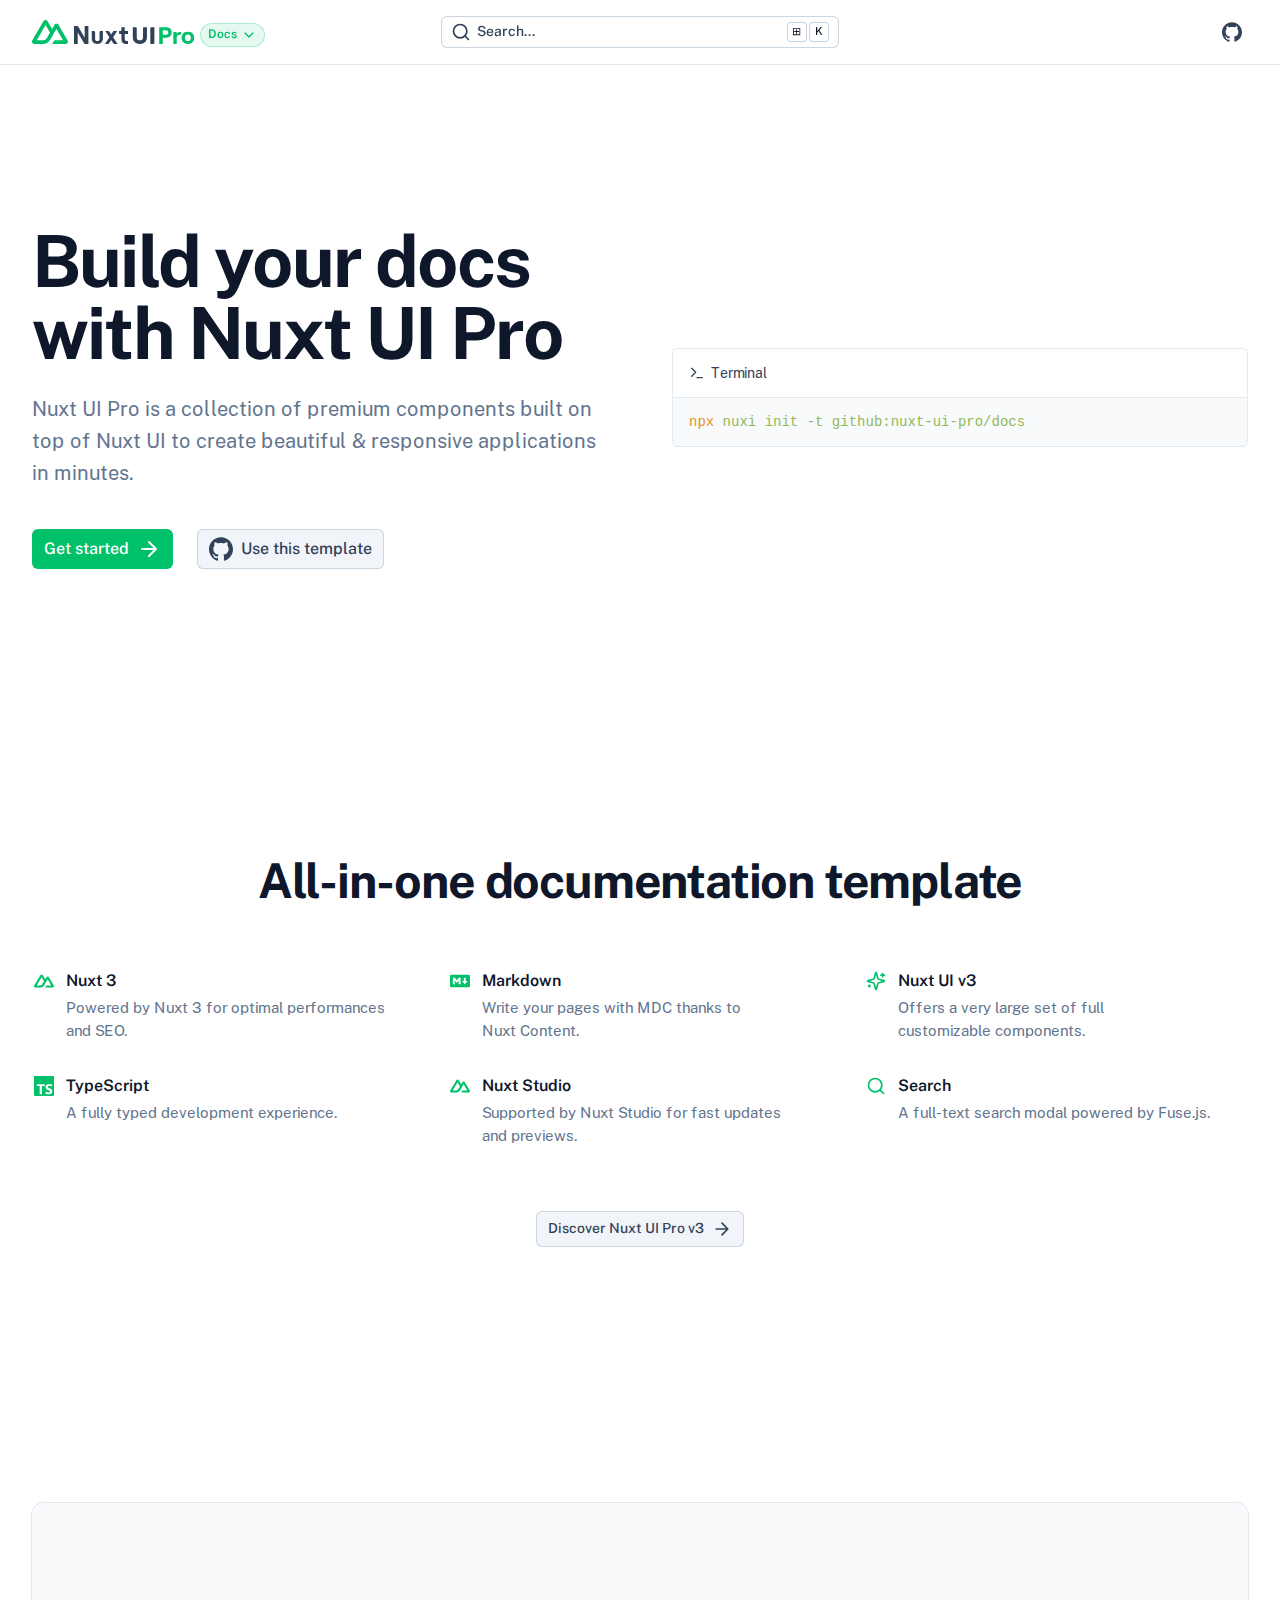
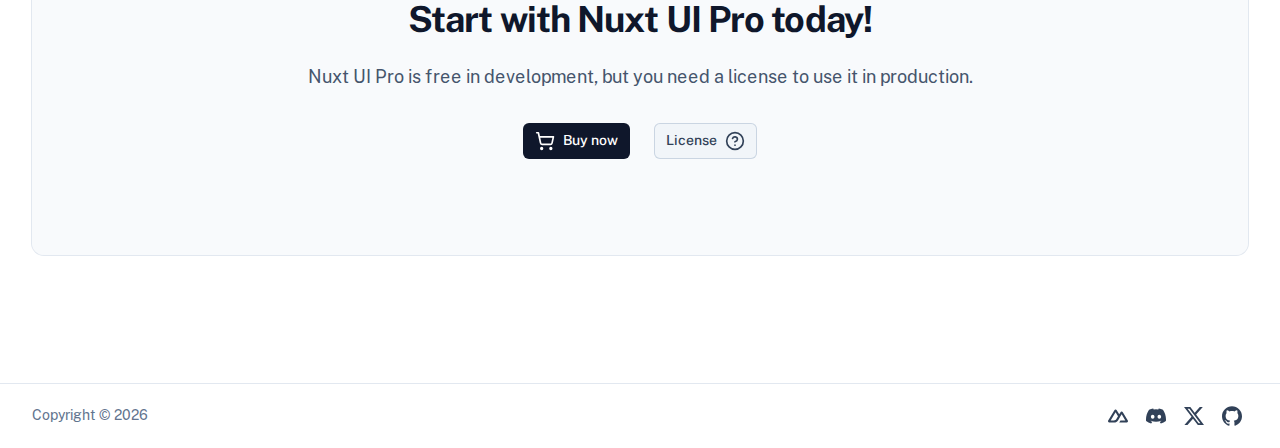
<file: index.html>
<!DOCTYPE html><html  lang="en" data-capo=""><head><meta charset="utf-8"><meta name="viewport" content="width=device-width, initial-scale=1"><style id="nuxt-ui-colors" type="text/css">@layer base {
  :root {
  --ui-color-primary-50: var(--color-green-50);
  --ui-color-primary-100: var(--color-green-100);
  --ui-color-primary-200: var(--color-green-200);
  --ui-color-primary-300: var(--color-green-300);
  --ui-color-primary-400: var(--color-green-400);
  --ui-color-primary-500: var(--color-green-500);
  --ui-color-primary-600: var(--color-green-600);
  --ui-color-primary-700: var(--color-green-700);
  --ui-color-primary-800: var(--color-green-800);
  --ui-color-primary-900: var(--color-green-900);
  --ui-color-primary-950: var(--color-green-950);
  --ui-color-secondary-50: var(--color-blue-50);
  --ui-color-secondary-100: var(--color-blue-100);
  --ui-color-secondary-200: var(--color-blue-200);
  --ui-color-secondary-300: var(--color-blue-300);
  --ui-color-secondary-400: var(--color-blue-400);
  --ui-color-secondary-500: var(--color-blue-500);
  --ui-color-secondary-600: var(--color-blue-600);
  --ui-color-secondary-700: var(--color-blue-700);
  --ui-color-secondary-800: var(--color-blue-800);
  --ui-color-secondary-900: var(--color-blue-900);
  --ui-color-secondary-950: var(--color-blue-950);
  --ui-color-success-50: var(--color-green-50);
  --ui-color-success-100: var(--color-green-100);
  --ui-color-success-200: var(--color-green-200);
  --ui-color-success-300: var(--color-green-300);
  --ui-color-success-400: var(--color-green-400);
  --ui-color-success-500: var(--color-green-500);
  --ui-color-success-600: var(--color-green-600);
  --ui-color-success-700: var(--color-green-700);
  --ui-color-success-800: var(--color-green-800);
  --ui-color-success-900: var(--color-green-900);
  --ui-color-success-950: var(--color-green-950);
  --ui-color-info-50: var(--color-blue-50);
  --ui-color-info-100: var(--color-blue-100);
  --ui-color-info-200: var(--color-blue-200);
  --ui-color-info-300: var(--color-blue-300);
  --ui-color-info-400: var(--color-blue-400);
  --ui-color-info-500: var(--color-blue-500);
  --ui-color-info-600: var(--color-blue-600);
  --ui-color-info-700: var(--color-blue-700);
  --ui-color-info-800: var(--color-blue-800);
  --ui-color-info-900: var(--color-blue-900);
  --ui-color-info-950: var(--color-blue-950);
  --ui-color-warning-50: var(--color-yellow-50);
  --ui-color-warning-100: var(--color-yellow-100);
  --ui-color-warning-200: var(--color-yellow-200);
  --ui-color-warning-300: var(--color-yellow-300);
  --ui-color-warning-400: var(--color-yellow-400);
  --ui-color-warning-500: var(--color-yellow-500);
  --ui-color-warning-600: var(--color-yellow-600);
  --ui-color-warning-700: var(--color-yellow-700);
  --ui-color-warning-800: var(--color-yellow-800);
  --ui-color-warning-900: var(--color-yellow-900);
  --ui-color-warning-950: var(--color-yellow-950);
  --ui-color-error-50: var(--color-red-50);
  --ui-color-error-100: var(--color-red-100);
  --ui-color-error-200: var(--color-red-200);
  --ui-color-error-300: var(--color-red-300);
  --ui-color-error-400: var(--color-red-400);
  --ui-color-error-500: var(--color-red-500);
  --ui-color-error-600: var(--color-red-600);
  --ui-color-error-700: var(--color-red-700);
  --ui-color-error-800: var(--color-red-800);
  --ui-color-error-900: var(--color-red-900);
  --ui-color-error-950: var(--color-red-950);
  --ui-color-neutral-50: var(--color-slate-50);
  --ui-color-neutral-100: var(--color-slate-100);
  --ui-color-neutral-200: var(--color-slate-200);
  --ui-color-neutral-300: var(--color-slate-300);
  --ui-color-neutral-400: var(--color-slate-400);
  --ui-color-neutral-500: var(--color-slate-500);
  --ui-color-neutral-600: var(--color-slate-600);
  --ui-color-neutral-700: var(--color-slate-700);
  --ui-color-neutral-800: var(--color-slate-800);
  --ui-color-neutral-900: var(--color-slate-900);
  --ui-color-neutral-950: var(--color-slate-950);
  }
  :root, .light {
  --ui-primary: var(--ui-color-primary-500);
  --ui-secondary: var(--ui-color-secondary-500);
  --ui-success: var(--ui-color-success-500);
  --ui-info: var(--ui-color-info-500);
  --ui-warning: var(--ui-color-warning-500);
  --ui-error: var(--ui-color-error-500);
  }
  .dark {
  --ui-primary: var(--ui-color-primary-400);
  --ui-secondary: var(--ui-color-secondary-400);
  --ui-success: var(--ui-color-success-400);
  --ui-info: var(--ui-color-info-400);
  --ui-warning: var(--ui-color-warning-400);
  --ui-error: var(--ui-color-error-400);
  }
}</style><title>Nuxt UI Pro - Docs template</title><style>/*! tailwindcss v4.0.6 | MIT License | https://tailwindcss.com */.shiki span.line{display:block}.shiki span.line.highlight{background-color:color-mix(in oklab,var(--ui-bg-accented) 50%,transparent);margin:0 -16px;padding:0 16px}</style><link rel="stylesheet" href="/_nuxt/entry.BjTuRle4.css" crossorigin><link rel="preload" as="fetch" crossorigin="anonymous" href="/_payload.json?794e7919-4083-48ab-88d1-8c29c2b5336d"><link rel="modulepreload" as="script" crossorigin href="/_nuxt/BqzyFEHD.js"><link rel="modulepreload" as="script" crossorigin href="/_nuxt/B0OBFlZ-.js"><link rel="modulepreload" as="script" crossorigin href="/_nuxt/CFsDISyv.js"><link rel="modulepreload" as="script" crossorigin href="/_nuxt/BmlbPuZL.js"><link rel="modulepreload" as="script" crossorigin href="/_nuxt/DC_3-WFc.js"><link rel="modulepreload" as="script" crossorigin href="/_nuxt/DhTwASVo.js"><link rel="modulepreload" as="script" crossorigin href="/_nuxt/BiyzJlPy.js"><link rel="modulepreload" as="script" crossorigin href="/_nuxt/B2r4yJ2w.js"><link rel="modulepreload" as="script" crossorigin href="/_nuxt/BBrVcqUB.js"><link rel="modulepreload" as="script" crossorigin href="/_nuxt/BcNzZjPM.js"><link rel="prefetch" as="style" crossorigin href="/_nuxt/index.BtQOQfDZ.css"><link rel="prefetch" as="script" crossorigin href="/_nuxt/BSVGxpX7.js"><link rel="prefetch" as="script" crossorigin href="/_nuxt/PrMN-bbo.js"><link rel="prefetch" as="script" crossorigin href="/_nuxt/B1qGJSvF.js"><link rel="prefetch" as="script" crossorigin href="/_nuxt/ClN5LHtr.js"><link rel="prefetch" as="script" crossorigin href="/_nuxt/CvdC17w1.js"><link rel="prefetch" as="script" crossorigin href="/_nuxt/DYLs23kt.js"><link rel="icon" href="/favicon.ico"><meta property="og:site_name" content="Nuxt UI Pro - Docs template"><meta property="og:image" content="https://docs-template.nuxt.dev/social-card.png"><meta name="twitter:image" content="https://docs-template.nuxt.dev/social-card.png"><meta name="twitter:card" content="summary_large_image"><meta property="og:title" content="Nuxt UI Pro - Docs template"><meta name="description" content="Nuxt UI Pro is a collection of premium Vue components built on top of Nuxt UI to create beautiful & responsive Nuxt applications in minutes."><meta property="og:description" content="Nuxt UI Pro is a collection of premium Vue components built on top of Nuxt UI to create beautiful & responsive Nuxt applications in minutes."><script type="module" src="/_nuxt/BqzyFEHD.js" crossorigin></script><style>@layer components {:where(.i-lucide\:arrow-right){display:inline-block;width:1em;height:1em;background-color:currentColor;-webkit-mask-image:var(--svg);mask-image:var(--svg);-webkit-mask-repeat:no-repeat;mask-repeat:no-repeat;-webkit-mask-size:100% 100%;mask-size:100% 100%;--svg:url("data:image/svg+xml,%3Csvg xmlns='http://www.w3.org/2000/svg' viewBox='0 0 24 24' width='24' height='24'%3E%3Cpath fill='none' stroke='black' stroke-linecap='round' stroke-linejoin='round' stroke-width='2' d='M5 12h14m-7-7l7 7l-7 7'/%3E%3C/svg%3E")}:where(.i-lucide\:chevron-down){display:inline-block;width:1em;height:1em;background-color:currentColor;-webkit-mask-image:var(--svg);mask-image:var(--svg);-webkit-mask-repeat:no-repeat;mask-repeat:no-repeat;-webkit-mask-size:100% 100%;mask-size:100% 100%;--svg:url("data:image/svg+xml,%3Csvg xmlns='http://www.w3.org/2000/svg' viewBox='0 0 24 24' width='24' height='24'%3E%3Cpath fill='none' stroke='black' stroke-linecap='round' stroke-linejoin='round' stroke-width='2' d='m6 9l6 6l6-6'/%3E%3C/svg%3E")}:where(.i-lucide\:circle-help){display:inline-block;width:1em;height:1em;background-color:currentColor;-webkit-mask-image:var(--svg);mask-image:var(--svg);-webkit-mask-repeat:no-repeat;mask-repeat:no-repeat;-webkit-mask-size:100% 100%;mask-size:100% 100%;--svg:url("data:image/svg+xml,%3Csvg xmlns='http://www.w3.org/2000/svg' viewBox='0 0 24 24' width='24' height='24'%3E%3Cg fill='none' stroke='black' stroke-linecap='round' stroke-linejoin='round' stroke-width='2'%3E%3Ccircle cx='12' cy='12' r='10'/%3E%3Cpath d='M9.09 9a3 3 0 0 1 5.83 1c0 2-3 3-3 3m.08 4h.01'/%3E%3C/g%3E%3C/svg%3E")}:where(.i-lucide\:copy){display:inline-block;width:1em;height:1em;background-color:currentColor;-webkit-mask-image:var(--svg);mask-image:var(--svg);-webkit-mask-repeat:no-repeat;mask-repeat:no-repeat;-webkit-mask-size:100% 100%;mask-size:100% 100%;--svg:url("data:image/svg+xml,%3Csvg xmlns='http://www.w3.org/2000/svg' viewBox='0 0 24 24' width='24' height='24'%3E%3Cg fill='none' stroke='black' stroke-linecap='round' stroke-linejoin='round' stroke-width='2'%3E%3Crect width='14' height='14' x='8' y='8' rx='2' ry='2'/%3E%3Cpath d='M4 16c-1.1 0-2-.9-2-2V4c0-1.1.9-2 2-2h10c1.1 0 2 .9 2 2'/%3E%3C/g%3E%3C/svg%3E")}:where(.i-lucide\:menu){display:inline-block;width:1em;height:1em;background-color:currentColor;-webkit-mask-image:var(--svg);mask-image:var(--svg);-webkit-mask-repeat:no-repeat;mask-repeat:no-repeat;-webkit-mask-size:100% 100%;mask-size:100% 100%;--svg:url("data:image/svg+xml,%3Csvg xmlns='http://www.w3.org/2000/svg' viewBox='0 0 24 24' width='24' height='24'%3E%3Cpath fill='none' stroke='black' stroke-linecap='round' stroke-linejoin='round' stroke-width='2' d='M4 12h16M4 6h16M4 18h16'/%3E%3C/svg%3E")}:where(.i-lucide\:search){display:inline-block;width:1em;height:1em;background-color:currentColor;-webkit-mask-image:var(--svg);mask-image:var(--svg);-webkit-mask-repeat:no-repeat;mask-repeat:no-repeat;-webkit-mask-size:100% 100%;mask-size:100% 100%;--svg:url("data:image/svg+xml,%3Csvg xmlns='http://www.w3.org/2000/svg' viewBox='0 0 24 24' width='24' height='24'%3E%3Cg fill='none' stroke='black' stroke-linecap='round' stroke-linejoin='round' stroke-width='2'%3E%3Ccircle cx='11' cy='11' r='8'/%3E%3Cpath d='m21 21l-4.3-4.3'/%3E%3C/g%3E%3C/svg%3E")}:where(.i-lucide\:shopping-cart){display:inline-block;width:1em;height:1em;background-color:currentColor;-webkit-mask-image:var(--svg);mask-image:var(--svg);-webkit-mask-repeat:no-repeat;mask-repeat:no-repeat;-webkit-mask-size:100% 100%;mask-size:100% 100%;--svg:url("data:image/svg+xml,%3Csvg xmlns='http://www.w3.org/2000/svg' viewBox='0 0 24 24' width='24' height='24'%3E%3Cg fill='none' stroke='black' stroke-linecap='round' stroke-linejoin='round' stroke-width='2'%3E%3Ccircle cx='8' cy='21' r='1'/%3E%3Ccircle cx='19' cy='21' r='1'/%3E%3Cpath d='M2.05 2.05h2l2.66 12.42a2 2 0 0 0 2 1.58h9.78a2 2 0 0 0 1.95-1.57l1.65-7.43H5.12'/%3E%3C/g%3E%3C/svg%3E")}:where(.i-lucide\:sparkles){display:inline-block;width:1em;height:1em;background-color:currentColor;-webkit-mask-image:var(--svg);mask-image:var(--svg);-webkit-mask-repeat:no-repeat;mask-repeat:no-repeat;-webkit-mask-size:100% 100%;mask-size:100% 100%;--svg:url("data:image/svg+xml,%3Csvg xmlns='http://www.w3.org/2000/svg' viewBox='0 0 24 24' width='24' height='24'%3E%3Cpath fill='none' stroke='black' stroke-linecap='round' stroke-linejoin='round' stroke-width='2' d='M9.937 15.5A2 2 0 0 0 8.5 14.063l-6.135-1.582a.5.5 0 0 1 0-.962L8.5 9.936A2 2 0 0 0 9.937 8.5l1.582-6.135a.5.5 0 0 1 .963 0L14.063 8.5A2 2 0 0 0 15.5 9.937l6.135 1.581a.5.5 0 0 1 0 .964L15.5 14.063a2 2 0 0 0-1.437 1.437l-1.582 6.135a.5.5 0 0 1-.963 0zM20 3v4m2-2h-4M4 17v2m1-1H3'/%3E%3C/svg%3E")}:where(.i-lucide\:terminal){display:inline-block;width:1em;height:1em;background-color:currentColor;-webkit-mask-image:var(--svg);mask-image:var(--svg);-webkit-mask-repeat:no-repeat;mask-repeat:no-repeat;-webkit-mask-size:100% 100%;mask-size:100% 100%;--svg:url("data:image/svg+xml,%3Csvg xmlns='http://www.w3.org/2000/svg' viewBox='0 0 24 24' width='24' height='24'%3E%3Cpath fill='none' stroke='black' stroke-linecap='round' stroke-linejoin='round' stroke-width='2' d='m4 17l6-6l-6-6m8 14h8'/%3E%3C/svg%3E")}:where(.i-simple-icons\:discord){display:inline-block;width:1em;height:1em;background-color:currentColor;-webkit-mask-image:var(--svg);mask-image:var(--svg);-webkit-mask-repeat:no-repeat;mask-repeat:no-repeat;-webkit-mask-size:100% 100%;mask-size:100% 100%;--svg:url("data:image/svg+xml,%3Csvg xmlns='http://www.w3.org/2000/svg' viewBox='0 0 24 24' width='24' height='24'%3E%3Cpath fill='black' d='M20.317 4.37a19.8 19.8 0 0 0-4.885-1.515a.074.074 0 0 0-.079.037c-.21.375-.444.864-.608 1.25a18.3 18.3 0 0 0-5.487 0a13 13 0 0 0-.617-1.25a.08.08 0 0 0-.079-.037A19.7 19.7 0 0 0 3.677 4.37a.1.1 0 0 0-.032.027C.533 9.046-.32 13.58.099 18.057a.08.08 0 0 0 .031.057a19.9 19.9 0 0 0 5.993 3.03a.08.08 0 0 0 .084-.028a14 14 0 0 0 1.226-1.994a.076.076 0 0 0-.041-.106a13 13 0 0 1-1.872-.892a.077.077 0 0 1-.008-.128a10 10 0 0 0 .372-.292a.07.07 0 0 1 .077-.01c3.928 1.793 8.18 1.793 12.062 0a.07.07 0 0 1 .078.01q.181.149.373.292a.077.077 0 0 1-.006.127a12.3 12.3 0 0 1-1.873.892a.077.077 0 0 0-.041.107c.36.698.772 1.362 1.225 1.993a.08.08 0 0 0 .084.028a19.8 19.8 0 0 0 6.002-3.03a.08.08 0 0 0 .032-.054c.5-5.177-.838-9.674-3.549-13.66a.06.06 0 0 0-.031-.03M8.02 15.33c-1.182 0-2.157-1.085-2.157-2.419c0-1.333.956-2.419 2.157-2.419c1.21 0 2.176 1.096 2.157 2.42c0 1.333-.956 2.418-2.157 2.418m7.975 0c-1.183 0-2.157-1.085-2.157-2.419c0-1.333.955-2.419 2.157-2.419c1.21 0 2.176 1.096 2.157 2.42c0 1.333-.946 2.418-2.157 2.418'/%3E%3C/svg%3E")}:where(.i-simple-icons\:github){display:inline-block;width:1em;height:1em;background-color:currentColor;-webkit-mask-image:var(--svg);mask-image:var(--svg);-webkit-mask-repeat:no-repeat;mask-repeat:no-repeat;-webkit-mask-size:100% 100%;mask-size:100% 100%;--svg:url("data:image/svg+xml,%3Csvg xmlns='http://www.w3.org/2000/svg' viewBox='0 0 24 24' width='24' height='24'%3E%3Cpath fill='black' d='M12 .297c-6.63 0-12 5.373-12 12c0 5.303 3.438 9.8 8.205 11.385c.6.113.82-.258.82-.577c0-.285-.01-1.04-.015-2.04c-3.338.724-4.042-1.61-4.042-1.61C4.422 18.07 3.633 17.7 3.633 17.7c-1.087-.744.084-.729.084-.729c1.205.084 1.838 1.236 1.838 1.236c1.07 1.835 2.809 1.305 3.495.998c.108-.776.417-1.305.76-1.605c-2.665-.3-5.466-1.332-5.466-5.93c0-1.31.465-2.38 1.235-3.22c-.135-.303-.54-1.523.105-3.176c0 0 1.005-.322 3.3 1.23c.96-.267 1.98-.399 3-.405c1.02.006 2.04.138 3 .405c2.28-1.552 3.285-1.23 3.285-1.23c.645 1.653.24 2.873.12 3.176c.765.84 1.23 1.91 1.23 3.22c0 4.61-2.805 5.625-5.475 5.92c.42.36.81 1.096.81 2.22c0 1.606-.015 2.896-.015 3.286c0 .315.21.69.825.57C20.565 22.092 24 17.592 24 12.297c0-6.627-5.373-12-12-12'/%3E%3C/svg%3E")}:where(.i-simple-icons\:markdown){display:inline-block;width:1em;height:1em;background-color:currentColor;-webkit-mask-image:var(--svg);mask-image:var(--svg);-webkit-mask-repeat:no-repeat;mask-repeat:no-repeat;-webkit-mask-size:100% 100%;mask-size:100% 100%;--svg:url("data:image/svg+xml,%3Csvg xmlns='http://www.w3.org/2000/svg' viewBox='0 0 24 24' width='24' height='24'%3E%3Cpath fill='black' d='M22.27 19.385H1.73A1.73 1.73 0 0 1 0 17.655V6.345a1.73 1.73 0 0 1 1.73-1.73h20.54A1.73 1.73 0 0 1 24 6.345v11.308a1.73 1.73 0 0 1-1.73 1.731zM5.769 15.923v-4.5l2.308 2.885l2.307-2.885v4.5h2.308V8.078h-2.308l-2.307 2.885l-2.308-2.885H3.46v7.847zM21.232 12h-2.309V8.077h-2.307V12h-2.308l3.461 4.039z'/%3E%3C/svg%3E")}:where(.i-simple-icons\:nuxt){display:inline-block;width:1em;height:1em;background-color:currentColor;-webkit-mask-image:var(--svg);mask-image:var(--svg);-webkit-mask-repeat:no-repeat;mask-repeat:no-repeat;-webkit-mask-size:100% 100%;mask-size:100% 100%;--svg:url("data:image/svg+xml,%3Csvg xmlns='http://www.w3.org/2000/svg' viewBox='0 0 24 24' width='24' height='24'%3E%3Cpath fill='black' d='M13.464 19.83h8.922c.283 0 .562-.073.807-.21a1.6 1.6 0 0 0 .591-.574a1.53 1.53 0 0 0 .216-.783a1.53 1.53 0 0 0-.217-.782L17.792 7.414a1.6 1.6 0 0 0-.591-.573a1.65 1.65 0 0 0-.807-.21c-.283 0-.562.073-.807.21a1.6 1.6 0 0 0-.59.573L13.463 9.99L10.47 4.953a1.6 1.6 0 0 0-.591-.573a1.65 1.65 0 0 0-.807-.21c-.284 0-.562.073-.807.21a1.6 1.6 0 0 0-.591.573L.216 17.481a1.53 1.53 0 0 0-.217.782c0 .275.074.545.216.783a1.6 1.6 0 0 0 .59.574c.246.137.525.21.808.21h5.6c2.22 0 3.856-.946 4.982-2.79l2.733-4.593l1.464-2.457l4.395 7.382h-5.859Zm-6.341-2.46l-3.908-.002l5.858-9.842l2.923 4.921l-1.957 3.29c-.748 1.196-1.597 1.632-2.916 1.632'/%3E%3C/svg%3E")}:where(.i-simple-icons\:nuxtdotjs){display:inline-block;width:1em;height:1em;background-color:currentColor;-webkit-mask-image:var(--svg);mask-image:var(--svg);-webkit-mask-repeat:no-repeat;mask-repeat:no-repeat;-webkit-mask-size:100% 100%;mask-size:100% 100%;--svg:url("data:image/svg+xml,%3Csvg xmlns='http://www.w3.org/2000/svg' viewBox='0 0 24 24' width='24' height='24'%3E%3Cpath fill='black' d='M13.464 19.83h8.922c.283 0 .562-.073.807-.21a1.6 1.6 0 0 0 .591-.574a1.53 1.53 0 0 0 .216-.783a1.53 1.53 0 0 0-.217-.782L17.792 7.414a1.6 1.6 0 0 0-.591-.573a1.65 1.65 0 0 0-.807-.21c-.283 0-.562.073-.807.21a1.6 1.6 0 0 0-.59.573L13.463 9.99L10.47 4.953a1.6 1.6 0 0 0-.591-.573a1.65 1.65 0 0 0-.807-.21c-.284 0-.562.073-.807.21a1.6 1.6 0 0 0-.591.573L.216 17.481a1.53 1.53 0 0 0-.217.782c0 .275.074.545.216.783a1.6 1.6 0 0 0 .59.574c.246.137.525.21.808.21h5.6c2.22 0 3.856-.946 4.982-2.79l2.733-4.593l1.464-2.457l4.395 7.382h-5.859Zm-6.341-2.46l-3.908-.002l5.858-9.842l2.923 4.921l-1.957 3.29c-.748 1.196-1.597 1.632-2.916 1.632'/%3E%3C/svg%3E")}:where(.i-simple-icons\:typescript){display:inline-block;width:1em;height:1em;background-color:currentColor;-webkit-mask-image:var(--svg);mask-image:var(--svg);-webkit-mask-repeat:no-repeat;mask-repeat:no-repeat;-webkit-mask-size:100% 100%;mask-size:100% 100%;--svg:url("data:image/svg+xml,%3Csvg xmlns='http://www.w3.org/2000/svg' viewBox='0 0 24 24' width='24' height='24'%3E%3Cpath fill='black' d='M1.125 0C.502 0 0 .502 0 1.125v21.75C0 23.498.502 24 1.125 24h21.75c.623 0 1.125-.502 1.125-1.125V1.125C24 .502 23.498 0 22.875 0zm17.363 9.75q.918 0 1.627.111a6.4 6.4 0 0 1 1.306.34v2.458a4 4 0 0 0-.643-.361a5 5 0 0 0-.717-.26a5.5 5.5 0 0 0-1.426-.2q-.45 0-.819.086a2.1 2.1 0 0 0-.623.242q-.254.156-.393.374a.9.9 0 0 0-.14.49q0 .294.156.529q.156.234.443.444c.287.21.423.276.696.41q.41.203.926.416q.705.296 1.266.628q.561.333.963.753q.402.418.614.957q.213.538.214 1.253q0 .986-.373 1.656a3 3 0 0 1-1.012 1.085a4.4 4.4 0 0 1-1.487.596q-.85.18-1.79.18a10 10 0 0 1-1.84-.164a5.5 5.5 0 0 1-1.512-.493v-2.63a5.03 5.03 0 0 0 3.237 1.2q.5 0 .872-.09q.373-.09.623-.25q.249-.162.373-.38a1.02 1.02 0 0 0-.074-1.089a2.1 2.1 0 0 0-.537-.5a5.6 5.6 0 0 0-.807-.444a28 28 0 0 0-1.007-.436q-1.377-.575-2.053-1.405t-.676-2.005q0-.92.369-1.582q.368-.662 1.004-1.089a4.5 4.5 0 0 1 1.47-.629a7.5 7.5 0 0 1 1.77-.201m-15.113.188h9.563v2.166H9.506v9.646H6.789v-9.646H3.375z'/%3E%3C/svg%3E")}:where(.i-simple-icons\:x){display:inline-block;width:1em;height:1em;background-color:currentColor;-webkit-mask-image:var(--svg);mask-image:var(--svg);-webkit-mask-repeat:no-repeat;mask-repeat:no-repeat;-webkit-mask-size:100% 100%;mask-size:100% 100%;--svg:url("data:image/svg+xml,%3Csvg xmlns='http://www.w3.org/2000/svg' viewBox='0 0 24 24' width='24' height='24'%3E%3Cpath fill='black' d='M18.901 1.153h3.68l-8.04 9.19L24 22.846h-7.406l-5.8-7.584l-6.638 7.584H.474l8.6-9.83L0 1.154h7.594l5.243 6.932ZM17.61 20.644h2.039L6.486 3.24H4.298Z'/%3E%3C/svg%3E")}}</style><link rel="preload" as="fetch" fetchpriority="low" crossorigin="anonymous" href="/_nuxt/builds/meta/794e7919-4083-48ab-88d1-8c29c2b5336d.json"><script>"use strict";(()=>{const t=window,e=document.documentElement,c=["dark","light"],n=getStorageValue("localStorage","nuxt-color-mode")||"system";let i=n==="system"?u():n;const r=e.getAttribute("data-color-mode-forced");r&&(i=r),l(i),t["__NUXT_COLOR_MODE__"]={preference:n,value:i,getColorScheme:u,addColorScheme:l,removeColorScheme:d};function l(o){const s=""+o+"",a="";e.classList?e.classList.add(s):e.className+=" "+s,a&&e.setAttribute("data-"+a,o)}function d(o){const s=""+o+"",a="";e.classList?e.classList.remove(s):e.className=e.className.replace(new RegExp(s,"g"),""),a&&e.removeAttribute("data-"+a)}function f(o){return t.matchMedia("(prefers-color-scheme"+o+")")}function u(){if(t.matchMedia&&f("").media!=="not all"){for(const o of c)if(f(":"+o).matches)return o}return"light"}})();function getStorageValue(t,e){switch(t){case"localStorage":return window.localStorage.getItem(e);case"sessionStorage":return window.sessionStorage.getItem(e);case"cookie":return getCookie(e);default:return null}}function getCookie(t){const c=("; "+window.document.cookie).split("; "+t+"=");if(c.length===2)return c.pop()?.split(";").shift()}</script></head><body><div id="__nuxt" class="isolate"><!--[--><!--[--><!--[--><!--[--><!--[--><div class="nuxt-loading-indicator" style="position:fixed;top:0;right:0;left:0;pointer-events:none;width:auto;height:3px;opacity:0;background:repeating-linear-gradient(to right,#00dc82 0%,#34cdfe 50%,#0047e1 100%);background-size:Infinity% auto;transform:scaleX(0%);transform-origin:left;transition:transform 0.1s, height 0.4s, opacity 0.4s;z-index:999999;"></div><!--[--><!----><!----><!----><header class="bg-(--ui-bg)/75 backdrop-blur border-b border-(--ui-border) sticky top-0 z-50"><!--[--><!--]--><div class="max-w-(--ui-container) mx-auto px-4 sm:px-6 lg:px-8 flex items-center justify-between gap-3 h-(--ui-header-height)"><!--[--><div class="lg:flex-1 flex items-center gap-1.5"><!----><!--[--><a aria-current="page" href="/" class="router-link-active router-link-exact-active"><svg width="1352" height="200" viewbox="0 0 1352 200" fill="none" xmlns="http://www.w3.org/2000/svg" class="w-auto h-6 shrink-0"><path d="M377 200C379.16 200 381 198.209 381 196V103C381 103 386 112 395 127L434 194C435.785 197.74 439.744 200 443 200H470V50H443C441.202 50 439 51.4941 439 54V148L421 116L385 55C383.248 51.8912 379.479 50 376 50H350V200H377Z" fill="currentColor"></path><path d="M726 92H739C742.314 92 745 89.3137 745 86V60H773V92H800V116H773V159C773 169.5 778.057 174 787 174H800V200H783C759.948 200 745 185.071 745 160V116H726V92Z" fill="currentColor"></path><path d="M591 92V154C591 168.004 585.742 179.809 578 188C570.258 196.191 559.566 200 545 200C530.434 200 518.742 196.191 511 188C503.389 179.809 498 168.004 498 154V92H514C517.412 92 520.769 92.622 523 95C525.231 97.2459 526 98.5652 526 102V154C526 162.059 526.457 167.037 530 171C533.543 174.831 537.914 176 545 176C552.217 176 555.457 174.831 559 171C562.543 167.037 563 162.059 563 154V102C563 98.5652 563.769 96.378 566 94C567.96 91.9107 570.028 91.9599 573 92C573.411 92.0055 574.586 92 575 92H591Z" fill="currentColor"></path><path d="M676 144L710 92H684C680.723 92 677.812 93.1758 676 96L660 120L645 97C643.188 94.1758 639.277 92 636 92H611L645 143L608 200H634C637.25 200 640.182 196.787 642 194L660 167L679 195C680.818 197.787 683.75 200 687 200H713L676 144Z" fill="currentColor"></path><path d="M168 200H279C282.542 200 285.932 198.756 289 197C292.068 195.244 295.23 193.041 297 190C298.77 186.959 300.002 183.51 300 179.999C299.998 176.488 298.773 173.04 297 170.001L222 41C220.23 37.96 218.067 35.7552 215 34C211.933 32.2448 207.542 31 204 31C200.458 31 197.067 32.2448 194 34C190.933 35.7552 188.77 37.96 187 41L168 74L130 9.99764C128.228 6.95784 126.068 3.75491 123 2C119.932 0.245087 116.542 0 113 0C109.458 0 106.068 0.245087 103 2C99.9323 3.75491 96.7717 6.95784 95 9.99764L2 170.001C0.226979 173.04 0.00154312 176.488 1.90993e-06 179.999C-0.0015393 183.51 0.229648 186.959 2 190C3.77035 193.04 6.93245 195.244 10 197C13.0675 198.756 16.4578 200 20 200H90C117.737 200 137.925 187.558 152 164L186 105L204 74L259 168H186L168 200ZM89 168H40L113 42L150 105L125.491 147.725C116.144 163.01 105.488 168 89 168Z" fill="var(--ui-primary)"></path><path d="M958 60.0001H938C933.524 60.0001 929.926 59.9395 927 63C924.074 65.8905 925 67.5792 925 72V141C925 151.372 923.648 156.899 919 162C914.352 166.931 908.468 169 899 169C889.705 169 882.648 166.931 878 162C873.352 156.899 873 151.372 873 141V72.0001C873 67.5793 872.926 65.8906 870 63.0001C867.074 59.9396 863.476 60.0001 859 60.0001H840V141C840 159.023 845.016 173.458 855 184C865.156 194.542 879.893 200 899 200C918.107 200 932.844 194.542 943 184C953.156 173.458 958 159.023 958 141V60.0001Z" fill="currentColor"></path><path fill-rule="evenodd" clip-rule="evenodd" d="M1000 60.0233L1020 60V77L1020 128V156.007L1020 181L1020 189.004C1020 192.938 1019.98 194.429 1017 197.001C1014.02 199.725 1009.56 200 1005 200H986.001V181.006L986 130.012V70.0215C986 66.1576 986.016 64.5494 989 62.023C991.819 59.6358 995.437 60.0233 1000 60.0233Z" fill="currentColor"></path><path d="M1060 200V60H1117C1126.67 60 1134.98 61.2896 1142 65C1149.16 68.7104 1155.29 74.3744 1159 81C1162.71 87.6256 1164 95.3867 1164 104C1164 112.481 1162.71 120.374 1159 127C1155.29 133.626 1149.16 138.157 1142 142C1134.98 145.71 1126.67 148 1117 148H1090V200H1060ZM1115 123C1121.63 123 1126.69 121.578 1130 118C1133.31 114.29 1135 109.433 1135 104C1135 98.567 1133.31 93.5778 1130 90C1126.69 86.2896 1121.63 85 1115 85H1090V123H1115Z" fill="var(--ui-primary)"></path><path d="M1226 123C1219.37 123 1214.31 124.965 1211 130C1207.69 135.035 1206 142.122 1206 151V200H1178V100H1200C1203.31 100 1206 102.686 1206 106V116C1208.65 109.904 1211.16 106.518 1215 104C1218.98 101.482 1224.77 100 1231 100H1242V123H1226Z" fill="var(--ui-primary)"></path><path d="M1299 200C1288.93 200 1280.08 197.373 1272 193C1263.92 188.495 1257.51 182.818 1253 175C1248.49 167.049 1246 157.806 1246 148C1246 138.194 1248.49 129.818 1253 122C1257.51 114.049 1263.92 107.373 1272 103C1280.08 98.4946 1288.93 97 1299 97C1309.07 97 1318.92 98.4946 1327 103C1335.08 107.373 1340.49 114.049 1345 122C1349.51 129.818 1352 138.194 1352 148C1352 157.806 1349.51 167.049 1345 175C1340.49 182.818 1335.08 188.495 1327 193C1318.92 197.373 1309.07 200 1299 200ZM1299 176C1306.42 176 1312.36 173.168 1317 168C1321.64 162.832 1324 156.216 1324 148C1324 139.652 1321.64 133.168 1317 128C1312.36 122.832 1306.42 120 1299 120C1291.58 120 1285.64 122.832 1281 128C1276.36 133.168 1274 139.652 1274 148C1274 156.216 1276.36 162.832 1281 168C1285.64 173.168 1291.58 176 1299 176Z" fill="var(--ui-primary)"></path></svg></a><!--[--><!--[--><!--[--><!--[--><button type="button" id="reka-dropdown-menu-trigger-v-0-0" aria-haspopup="menu" aria-expanded="false" data-state="closed" class="inline-flex items-center focus:outline-hidden disabled:cursor-not-allowed aria-disabled:cursor-not-allowed disabled:opacity-75 aria-disabled:opacity-75 transition-colors px-2 py-1 text-xs gap-1 text-(--ui-primary) ring ring-inset ring-(--ui-primary)/25 bg-(--ui-primary)/10 hover:bg-(--ui-primary)/15 disabled:bg-(--ui-primary)/10 aria-disabled:bg-(--ui-primary)/10 focus-visible:ring-2 focus-visible:ring-(--ui-primary) -mb-[6px] font-semibold rounded-full truncate"><!--[--><!--[--><!--[--><!----><!--]--><!--[--><span class="truncate">Docs</span><!--]--><!--[--><span class="iconify i-lucide:chevron-down shrink-0 size-4 transition-transform duration-200" aria-hidden="true" style=""></span><!--]--><!--]--><!--]--></button><!--]--><!--[--><!----><!----><!--]--><!--]--><!--]--><!--]--><!--]--></div><div class="hidden lg:flex flex-1"><!--[--><!--[--><button type="button" aria-label="Search" class="rounded-[calc(var(--ui-radius)*1.5)] font-medium inline-flex items-center focus:outline-hidden disabled:cursor-not-allowed aria-disabled:cursor-not-allowed disabled:opacity-75 aria-disabled:opacity-75 transition-colors px-2.5 py-1.5 text-sm gap-1.5 ring ring-inset ring-(--ui-border-accented) text-(--ui-text) bg-(--ui-bg) hover:bg-(--ui-bg-elevated) disabled:bg-(--ui-bg) aria-disabled:bg-(--ui-bg) focus-visible:ring-2 focus-visible:ring-(--ui-border-inverted) w-full"><!--[--><!--[--><!--[--><span class="iconify i-lucide:search shrink-0 size-5" aria-hidden="true" style=""></span><!--]--><!--[--><span class="truncate">Search...</span><!--]--><!--[--><!--[--><div class="flex items-center gap-0.5 ms-auto"><kbd class="inline-flex items-center justify-center px-1 rounded-(--ui-radius) font-medium font-sans bg-(--ui-bg) text-(--ui-text-highlighted) ring ring-inset ring-(--ui-border-accented) h-5 min-w-[20px] text-[11px]"><!--[--> <!--]--></kbd><kbd class="inline-flex items-center justify-center px-1 rounded-(--ui-radius) font-medium font-sans bg-(--ui-bg) text-(--ui-text-highlighted) ring ring-inset ring-(--ui-border-accented) h-5 min-w-[20px] text-[11px]"><!--[-->K<!--]--></kbd></div><!--]--><!--]--><!--]--><!--]--></button><!--]--><!--]--></div><div class="flex items-center justify-end lg:flex-1 gap-1.5"><!--[--><!--[--><button type="button" aria-label="Search" class="rounded-[calc(var(--ui-radius)*1.5)] font-medium inline-flex items-center focus:outline-hidden disabled:cursor-not-allowed aria-disabled:cursor-not-allowed disabled:opacity-75 aria-disabled:opacity-75 transition-colors text-sm gap-1.5 text-(--ui-text) hover:bg-(--ui-bg-elevated) focus-visible:bg-(--ui-bg-elevated) hover:disabled:bg-transparent dark:hover:disabled:bg-transparent hover:aria-disabled:bg-transparent dark:hover:aria-disabled:bg-transparent p-1.5 lg:hidden"><!--[--><!--[--><!--[--><span class="iconify i-lucide:search shrink-0 size-5" aria-hidden="true" style=""></span><!--]--><!--[--><!----><!--]--><!--[--><!----><!--]--><!--]--><!--]--></button><!--]--><!--[--><!--[--><div class="size-8"></div><!--]--><!--]--><!--[--><!--[--><a href="https://github.com/nuxt-ui-pro/docs/tree/v3" rel="noopener noreferrer" target="_blank" aria-label="GitHub" class="rounded-[calc(var(--ui-radius)*1.5)] font-medium inline-flex items-center focus:outline-hidden disabled:cursor-not-allowed aria-disabled:cursor-not-allowed disabled:opacity-75 aria-disabled:opacity-75 transition-colors text-sm gap-1.5 text-(--ui-text) hover:bg-(--ui-bg-elevated) focus-visible:bg-(--ui-bg-elevated) hover:disabled:bg-transparent dark:hover:disabled:bg-transparent hover:aria-disabled:bg-transparent dark:hover:aria-disabled:bg-transparent p-1.5"><!--[--><!--[--><!--[--><span class="iconify i-simple-icons:github shrink-0 size-5" aria-hidden="true" style=""></span><!--]--><!--[--><!----><!--]--><!--[--><!----><!--]--><!--]--><!--]--></a><!--]--><!--]--><!--]--><!--[--><!--[--><button type="button" aria-label="Open menu" class="rounded-[calc(var(--ui-radius)*1.5)] font-medium inline-flex items-center focus:outline-hidden disabled:cursor-not-allowed aria-disabled:cursor-not-allowed disabled:opacity-75 aria-disabled:opacity-75 transition-colors text-sm gap-1.5 text-(--ui-text) hover:bg-(--ui-bg-elevated) focus-visible:bg-(--ui-bg-elevated) hover:disabled:bg-transparent dark:hover:disabled:bg-transparent hover:aria-disabled:bg-transparent dark:hover:aria-disabled:bg-transparent p-1.5 lg:hidden -me-1.5"><!--[--><!--[--><!--[--><span class="iconify i-lucide:menu shrink-0 size-5" aria-hidden="true" style=""></span><!--]--><!--[--><!----><!--]--><!--[--><!----><!--]--><!--]--><!--]--></button><!--]--><!--]--></div><!--]--></div><!--[--><!--]--></header><!--[--><!----><!----><!--]--><!--]--><main class="min-h-[calc(100vh-var(--ui-header-height))]"><!--[--><!--[--><div><div data-orientation="horizontal" class="relative isolate"><!--[--><!--]--><div class="max-w-(--ui-container) mx-auto px-4 sm:px-6 lg:px-8 flex flex-col lg:grid py-24 sm:py-32 lg:py-40 gap-16 sm:gap-y-24 lg:grid-cols-2 lg:items-center"><!--[--><div class=""><!----><h1 class="text-5xl sm:text-7xl text-pretty tracking-tight font-bold text-(--ui-text-highlighted)"><!--[--><p>Build your docs with Nuxt UI Pro</p><!--]--></h1><div class="text-lg sm:text-xl/8 text-(--ui-text-muted) text-pretty mt-6"><!--[--><p>Nuxt UI Pro is a collection of premium components built on top of Nuxt UI to create beautiful &amp; responsive applications in minutes.</p><!--]--></div><div class="mt-10 flex flex-wrap gap-x-6 gap-y-3"><!--[--><a href="/getting-started" class="rounded-[calc(var(--ui-radius)*1.5)] font-medium inline-flex items-center focus:outline-hidden disabled:cursor-not-allowed aria-disabled:cursor-not-allowed disabled:opacity-75 aria-disabled:opacity-75 transition-colors px-3 py-2 text-base gap-2 text-(--ui-bg) bg-(--ui-primary) hover:bg-(--ui-primary)/75 disabled:bg-(--ui-primary) aria-disabled:bg-(--ui-primary) focus-visible:outline-2 focus-visible:outline-offset-2 focus-visible:outline-(--ui-primary)"><!--[--><!--[--><!--[--><!----><!--]--><!--[--><p>Get started</p><!--]--><!--[--><span class="iconify i-lucide:arrow-right shrink-0 size-6" aria-hidden="true" style=""></span><!--]--><!--]--><!--]--></a><!--[--><a href="https://github.com/nuxt-ui-pro/docs/tree/v3" rel="noopener noreferrer" target="_blank" class="rounded-[calc(var(--ui-radius)*1.5)] font-medium inline-flex items-center focus:outline-hidden disabled:cursor-not-allowed aria-disabled:cursor-not-allowed disabled:opacity-75 aria-disabled:opacity-75 transition-colors px-3 py-2 text-base gap-2 ring ring-inset ring-(--ui-border-accented) text-(--ui-text) bg-(--ui-bg-elevated) hover:bg-(--ui-bg-accented)/75 disabled:bg-(--ui-bg-elevated) aria-disabled:bg-(--ui-bg-elevated) focus-visible:ring-2 focus-visible:ring-(--ui-border-inverted)"><!--[--><!--[--><!--[--><span class="iconify i-simple-icons:github shrink-0 size-6" aria-hidden="true" style=""></span><!--]--><!--[--><p>Use this template</p><!--]--><!--[--><!----><!--]--><!--]--><!--]--></a><!--]--><!--]--></div></div><!--[--><div class="relative group [&amp;&gt;pre]:rounded-t-none [&amp;&gt;pre]:my-0 my-5"><div class="flex items-center gap-1.5 border border-(--ui-border-muted) bg-(--ui-bg) border-b-0 relative rounded-t-[calc(var(--ui-radius)*1.5)] px-4 py-3"><span class="iconify i-lucide:terminal size-4 shrink-0" aria-hidden="true" style=""></span><span class="text-(--ui-text) text-sm/6">Terminal</span></div><!--[--><button type="button" aria-label="Copy code to clipboard" tabindex="-1" class="rounded-[calc(var(--ui-radius)*1.5)] font-medium inline-flex items-center focus:outline-hidden disabled:cursor-not-allowed aria-disabled:cursor-not-allowed disabled:opacity-75 aria-disabled:opacity-75 text-xs gap-1.5 ring ring-inset ring-(--ui-border-accented) text-(--ui-text) bg-(--ui-bg) hover:bg-(--ui-bg-elevated) disabled:bg-(--ui-bg) aria-disabled:bg-(--ui-bg) focus-visible:ring-2 focus-visible:ring-(--ui-border-inverted) p-1.5 absolute top-[11px] right-[11px] opacity-0 group-hover:opacity-100 transition"><!--[--><!--[--><!--[--><span class="iconify i-lucide:copy shrink-0 size-4" aria-hidden="true" style=""></span><!--]--><!--[--><!----><!--]--><!--[--><!----><!--]--><!--]--><!--]--></button><!--]--><pre class="group font-mono text-sm/6 border border-(--ui-border-muted) bg-(--ui-bg-muted) rounded-[calc(var(--ui-radius)*1.5)] px-4 py-3 whitespace-pre-wrap break-words overflow-x-auto focus:outline-none"><!--[--><pre class="language-bash shiki shiki-themes material-theme-lighter material-theme material-theme-palenight" code="npx nuxi init -t github:nuxt-ui-pro/docs
" language="bash" meta style=""><code><span class="line" line="1"><span class="sYGMc">npx</span><span class="sIEYB"> nuxi</span><span class="sIEYB"> init</span><span class="sIEYB"> -t</span><span class="sIEYB"> github:nuxt-ui-pro/docs
</span></span></code></pre><!--]--></pre></div><!--]--><!--]--></div><!--[--><!--]--></div><section data-orientation="vertical" class="relative isolate"><!--[--><!--]--><div class="max-w-(--ui-container) mx-auto px-4 sm:px-6 lg:px-8 flex flex-col lg:grid py-16 sm:py-24 lg:py-32 gap-8 sm:gap-16"><!--[--><div class=""><!----><!----><h2 class="text-3xl sm:text-4xl lg:text-5xl text-pretty tracking-tight font-bold text-(--ui-text-highlighted) text-center"><!--[--><p>All-in-one documentation template</p><!--]--></h2><!----><ul class="grid sm:grid-cols-2 lg:grid-cols-3 gap-8 mt-16"><!--[--><div data-orientation="horizontal" class="relative flex items-start gap-2.5"><div class="inline-flex items-center justify-center p-0.5"><!--[--><span class="iconify i-simple-icons:nuxt size-5 shrink-0 text-(--ui-primary)" aria-hidden="true" style=""></span><!--]--></div><div class=""><a href="https://nuxt.com" rel="noopener noreferrer" target="_blank" aria-label="Nuxt 3" class="focus:outline-none peer" tabindex="-1"><span class="absolute inset-0" aria-hidden="true"></span></a><!--[--><div class="text-base text-pretty font-semibold text-(--ui-text-highlighted)"><!--[--><p>Nuxt 3</p><!--]--></div><div class="text-[15px] text-pretty text-(--ui-text-muted) mt-1"><!--[--><p>Powered by Nuxt 3 for optimal performances and SEO.</p><!--]--></div><!--]--></div></div><div data-orientation="horizontal" class="relative flex items-start gap-2.5"><div class="inline-flex items-center justify-center p-0.5"><!--[--><span class="iconify i-simple-icons:markdown size-5 shrink-0 text-(--ui-primary)" aria-hidden="true" style=""></span><!--]--></div><div class=""><a href="https://content.nuxt.com" rel="noopener noreferrer" target="_blank" aria-label="Markdown" class="focus:outline-none peer" tabindex="-1"><span class="absolute inset-0" aria-hidden="true"></span></a><!--[--><div class="text-base text-pretty font-semibold text-(--ui-text-highlighted)"><!--[--><p>Markdown</p><!--]--></div><div class="text-[15px] text-pretty text-(--ui-text-muted) mt-1"><!--[--><p>Write your pages with MDC thanks to Nuxt Content.</p><!--]--></div><!--]--></div></div><div data-orientation="horizontal" class="relative flex items-start gap-2.5"><div class="inline-flex items-center justify-center p-0.5"><!--[--><span class="iconify i-lucide:sparkles size-5 shrink-0 text-(--ui-primary)" aria-hidden="true" style=""></span><!--]--></div><div class=""><a href="https://ui3.nuxt.dev" rel="noopener noreferrer" target="_blank" aria-label="Nuxt UI v3" class="focus:outline-none peer" tabindex="-1"><span class="absolute inset-0" aria-hidden="true"></span></a><!--[--><div class="text-base text-pretty font-semibold text-(--ui-text-highlighted)"><!--[--><p>Nuxt UI v3</p><!--]--></div><div class="text-[15px] text-pretty text-(--ui-text-muted) mt-1"><!--[--><p>Offers a very large set of full customizable components.</p><!--]--></div><!--]--></div></div><div data-orientation="horizontal" class="relative flex items-start gap-2.5"><div class="inline-flex items-center justify-center p-0.5"><!--[--><span class="iconify i-simple-icons:typescript size-5 shrink-0 text-(--ui-primary)" aria-hidden="true" style=""></span><!--]--></div><div class=""><a href="https://www.typescriptlang.org" rel="noopener noreferrer" target="_blank" aria-label="TypeScript" class="focus:outline-none peer" tabindex="-1"><span class="absolute inset-0" aria-hidden="true"></span></a><!--[--><div class="text-base text-pretty font-semibold text-(--ui-text-highlighted)"><!--[--><p>TypeScript</p><!--]--></div><div class="text-[15px] text-pretty text-(--ui-text-muted) mt-1"><!--[--><p>A fully typed development experience.</p><!--]--></div><!--]--></div></div><div data-orientation="horizontal" class="relative flex items-start gap-2.5"><div class="inline-flex items-center justify-center p-0.5"><!--[--><span class="iconify i-simple-icons:nuxtdotjs size-5 shrink-0 text-(--ui-primary)" aria-hidden="true" style=""></span><!--]--></div><div class=""><a href="https://content.nuxt.com/docs/studio" rel="noopener noreferrer" target="_blank" aria-label="Nuxt Studio" class="focus:outline-none peer" tabindex="-1"><span class="absolute inset-0" aria-hidden="true"></span></a><!--[--><div class="text-base text-pretty font-semibold text-(--ui-text-highlighted)"><!--[--><p>Nuxt Studio</p><!--]--></div><div class="text-[15px] text-pretty text-(--ui-text-muted) mt-1"><!--[--><p>Supported by Nuxt Studio for fast updates and previews.</p><!--]--></div><!--]--></div></div><div data-orientation="horizontal" class="relative flex items-start gap-2.5"><div class="inline-flex items-center justify-center p-0.5"><!--[--><span class="iconify i-lucide:search size-5 shrink-0 text-(--ui-primary)" aria-hidden="true" style=""></span><!--]--></div><div class=""><a href="https://ui3.nuxt.dev/components/content-search" rel="noopener noreferrer" target="_blank" aria-label="Search" class="focus:outline-none peer" tabindex="-1"><span class="absolute inset-0" aria-hidden="true"></span></a><!--[--><div class="text-base text-pretty font-semibold text-(--ui-text-highlighted)"><!--[--><p>Search</p><!--]--></div><div class="text-[15px] text-pretty text-(--ui-text-muted) mt-1"><!--[--><p>A full-text search modal powered by Fuse.js.</p><!--]--></div><!--]--></div></div><!--]--></ul><div class="flex flex-wrap gap-x-6 gap-y-3 justify-center mt-16"><!--[--><!--[--><a href="https://ui3.nuxt.dev/getting-started/installation/pro/nuxt" rel="noopener noreferrer" target="_blank" class="rounded-[calc(var(--ui-radius)*1.5)] font-medium inline-flex items-center focus:outline-hidden disabled:cursor-not-allowed aria-disabled:cursor-not-allowed disabled:opacity-75 aria-disabled:opacity-75 transition-colors px-3 py-2 text-sm gap-2 ring ring-inset ring-(--ui-border-accented) text-(--ui-text) bg-(--ui-bg-elevated) hover:bg-(--ui-bg-accented)/75 disabled:bg-(--ui-bg-elevated) aria-disabled:bg-(--ui-bg-elevated) focus-visible:ring-2 focus-visible:ring-(--ui-border-inverted)"><!--[--><!--[--><!--[--><!----><!--]--><!--[--><p>Discover Nuxt UI Pro v3</p><!--]--><!--[--><span class="iconify i-lucide:arrow-right shrink-0 size-5" aria-hidden="true" style=""></span><!--]--><!--]--><!--]--></a><!--]--><!--]--></div></div><!----><!--]--></div><!--[--><!--]--></section><section data-orientation="vertical" class="relative isolate"><!--[--><!--]--><div class="max-w-(--ui-container) mx-auto px-4 sm:px-6 lg:px-8 flex flex-col lg:grid py-16 sm:py-24 lg:py-32 gap-8 sm:gap-16"><!--[--><!----><!--[--><div data-orientation="vertical" class="relative isolate rounded-[calc(var(--ui-radius)*3)] overflow-hidden bg-(--ui-bg-elevated)/50 ring ring-(--ui-border)"><div class="max-w-(--ui-container) mx-auto flex flex-col lg:grid px-6 py-12 sm:px-12 sm:py-24 lg:px-16 lg:py-24 gap-8 sm:gap-16"><!--[--><div class=""><h2 class="text-3xl sm:text-4xl text-pretty tracking-tight font-bold text-(--ui-text-highlighted) text-center"><!--[-->Start with Nuxt UI Pro today!<!--]--></h2><div class="text-base sm:text-lg text-center text-balance text-(--ui-text-toned) mt-6"><!--[-->Nuxt UI Pro is free in development, but you need a license to use it in production.<!--]--></div><div class="mt-8 flex flex-wrap gap-x-6 gap-y-3 justify-center"><!--[--><!--[--><!--[--><a href="https://ui.nuxt.com/pro/purchase" rel="noopener noreferrer" target="_blank" class="rounded-[calc(var(--ui-radius)*1.5)] font-medium inline-flex items-center focus:outline-hidden disabled:cursor-not-allowed aria-disabled:cursor-not-allowed disabled:opacity-75 aria-disabled:opacity-75 transition-colors px-3 py-2 text-sm gap-2 text-(--ui-bg) bg-(--ui-bg-inverted) hover:bg-(--ui-bg-inverted)/90 disabled:bg-(--ui-bg-inverted) aria-disabled:bg-(--ui-bg-inverted) focus-visible:outline-2 focus-visible:outline-offset-2 focus-visible:outline-(--ui-border-inverted)"><!--[--><!--[--><!--[--><span class="iconify i-lucide:shopping-cart shrink-0 size-5" aria-hidden="true" style=""></span><!--]--><!--[--><span class="truncate">Buy now</span><!--]--><!--[--><!----><!--]--><!--]--><!--]--></a><!--]--><!--[--><a href="https://ui3.nuxt.dev/getting-started/license" rel="noopener noreferrer" target="_blank" class="rounded-[calc(var(--ui-radius)*1.5)] font-medium inline-flex items-center focus:outline-hidden disabled:cursor-not-allowed aria-disabled:cursor-not-allowed disabled:opacity-75 aria-disabled:opacity-75 transition-colors px-3 py-2 text-sm gap-2 ring ring-inset ring-(--ui-border-accented) text-(--ui-text) bg-(--ui-bg-elevated) hover:bg-(--ui-bg-accented)/75 disabled:bg-(--ui-bg-elevated) aria-disabled:bg-(--ui-bg-elevated) focus-visible:ring-2 focus-visible:ring-(--ui-border-inverted)"><!--[--><!--[--><!--[--><!----><!--]--><!--[--><span class="truncate">License</span><!--]--><!--[--><span class="iconify i-lucide:circle-help shrink-0 size-5" aria-hidden="true" style=""></span><!--]--><!--]--><!--]--></a><!--]--><!--]--><!--]--></div></div><!----><!--]--></div></div><!--]--><!--]--></div><!--[--><!--]--></section><style>html pre.shiki code .sYGMc, html code.shiki .sYGMc{--shiki-light:#E2931D;--shiki-default:#FFCB6B;--shiki-dark:#FFCB6B}html pre.shiki code .sIEYB, html code.shiki .sIEYB{--shiki-light:#91B859;--shiki-default:#C3E88D;--shiki-dark:#C3E88D}html .light .shiki span {color: var(--shiki-light);background: var(--shiki-light-bg);font-style: var(--shiki-light-font-style);font-weight: var(--shiki-light-font-weight);text-decoration: var(--shiki-light-text-decoration);}html.light .shiki span {color: var(--shiki-light);background: var(--shiki-light-bg);font-style: var(--shiki-light-font-style);font-weight: var(--shiki-light-font-weight);text-decoration: var(--shiki-light-text-decoration);}html .default .shiki span {color: var(--shiki-default);background: var(--shiki-default-bg);font-style: var(--shiki-default-font-style);font-weight: var(--shiki-default-font-weight);text-decoration: var(--shiki-default-text-decoration);}html .shiki span {color: var(--shiki-default);background: var(--shiki-default-bg);font-style: var(--shiki-default-font-style);font-weight: var(--shiki-default-font-weight);text-decoration: var(--shiki-default-text-decoration);}html .dark .shiki span {color: var(--shiki-dark);background: var(--shiki-dark-bg);font-style: var(--shiki-dark-font-style);font-weight: var(--shiki-dark-font-weight);text-decoration: var(--shiki-dark-text-decoration);}html.dark .shiki span {color: var(--shiki-dark);background: var(--shiki-dark-bg);font-style: var(--shiki-dark-font-style);font-weight: var(--shiki-dark-font-weight);text-decoration: var(--shiki-dark-text-decoration);}</style></div><!--]--><!--]--></main><footer class="border-t border-(--ui-border)"><!----><div class="max-w-(--ui-container) mx-auto px-4 sm:px-6 lg:px-8 py-8 lg:py-4 lg:flex lg:items-center lg:justify-between lg:gap-x-3"><!--[--><div class="lg:flex-1 flex items-center justify-center lg:justify-end gap-x-1.5 lg:order-3"><!--[--><!----><!--[--><!--[--><a href="https://nuxt.com" rel="noopener noreferrer" target="_blank" aria-label="Nuxt Website" class="rounded-[calc(var(--ui-radius)*1.5)] font-medium inline-flex items-center focus:outline-hidden disabled:cursor-not-allowed aria-disabled:cursor-not-allowed disabled:opacity-75 aria-disabled:opacity-75 transition-colors text-sm gap-1.5 text-(--ui-text) hover:bg-(--ui-bg-elevated) focus-visible:bg-(--ui-bg-elevated) hover:disabled:bg-transparent dark:hover:disabled:bg-transparent hover:aria-disabled:bg-transparent dark:hover:aria-disabled:bg-transparent p-1.5"><!--[--><!--[--><!--[--><span class="iconify i-simple-icons:nuxtdotjs shrink-0 size-5" aria-hidden="true" style=""></span><!--]--><!--[--><!----><!--]--><!--[--><!----><!--]--><!--]--><!--]--></a><!--]--><!--[--><a href="https://discord.com/invite/ps2h6QT" rel="noopener noreferrer" target="_blank" aria-label="Nuxt UI on Discord" class="rounded-[calc(var(--ui-radius)*1.5)] font-medium inline-flex items-center focus:outline-hidden disabled:cursor-not-allowed aria-disabled:cursor-not-allowed disabled:opacity-75 aria-disabled:opacity-75 transition-colors text-sm gap-1.5 text-(--ui-text) hover:bg-(--ui-bg-elevated) focus-visible:bg-(--ui-bg-elevated) hover:disabled:bg-transparent dark:hover:disabled:bg-transparent hover:aria-disabled:bg-transparent dark:hover:aria-disabled:bg-transparent p-1.5"><!--[--><!--[--><!--[--><span class="iconify i-simple-icons:discord shrink-0 size-5" aria-hidden="true" style=""></span><!--]--><!--[--><!----><!--]--><!--[--><!----><!--]--><!--]--><!--]--></a><!--]--><!--[--><a href="https://x.com/nuxt_js" rel="noopener noreferrer" target="_blank" aria-label="Nuxt on X" class="rounded-[calc(var(--ui-radius)*1.5)] font-medium inline-flex items-center focus:outline-hidden disabled:cursor-not-allowed aria-disabled:cursor-not-allowed disabled:opacity-75 aria-disabled:opacity-75 transition-colors text-sm gap-1.5 text-(--ui-text) hover:bg-(--ui-bg-elevated) focus-visible:bg-(--ui-bg-elevated) hover:disabled:bg-transparent dark:hover:disabled:bg-transparent hover:aria-disabled:bg-transparent dark:hover:aria-disabled:bg-transparent p-1.5"><!--[--><!--[--><!--[--><span class="iconify i-simple-icons:x shrink-0 size-5" aria-hidden="true" style=""></span><!--]--><!--[--><!----><!--]--><!--[--><!----><!--]--><!--]--><!--]--></a><!--]--><!--[--><a href="https://github.com/nuxt/ui" rel="noopener noreferrer" target="_blank" aria-label="Nuxt UI on GitHub" class="rounded-[calc(var(--ui-radius)*1.5)] font-medium inline-flex items-center focus:outline-hidden disabled:cursor-not-allowed aria-disabled:cursor-not-allowed disabled:opacity-75 aria-disabled:opacity-75 transition-colors text-sm gap-1.5 text-(--ui-text) hover:bg-(--ui-bg-elevated) focus-visible:bg-(--ui-bg-elevated) hover:disabled:bg-transparent dark:hover:disabled:bg-transparent hover:aria-disabled:bg-transparent dark:hover:aria-disabled:bg-transparent p-1.5"><!--[--><!--[--><!--[--><span class="iconify i-simple-icons:github shrink-0 size-5" aria-hidden="true" style=""></span><!--]--><!--[--><!----><!--]--><!--[--><!----><!--]--><!--]--><!--]--></a><!--]--><!--]--><!--]--></div><div class="mt-3 lg:mt-0 lg:order-2 flex items-center justify-center"><!--[--><!--]--></div><div class="flex items-center justify-center lg:justify-start lg:flex-1 gap-x-1.5 mt-3 lg:mt-0 lg:order-1 text-sm text-(--ui-text-muted)"><!--[-->Copyright © 2025<!--]--></div><!--]--></div><!----></footer><span></span><!--]--><!--]--><!--[--><!--]--><!----><!--]--><div></div><div></div><!--]--><!--]--></div><div id="teleports"></div><script type="application/json" data-nuxt-data="nuxt-app" data-ssr="true" id="__NUXT_DATA__" data-src="/_payload.json?794e7919-4083-48ab-88d1-8c29c2b5336d">[{"state":1,"once":11,"_errors":12,"serverRendered":5,"path":14,"prerenderedAt":15},["Reactive",2],{"$scolor-mode":3,"$stoasts":7,"$ssite-config":8},{"preference":4,"value":4,"unknown":5,"forced":6},"system",true,false,[],{"env":9,"name":10},"production","nuxt-ui-pro-template-docs",["Set"],["ShallowReactive",13],{"navigation":-1,"search":-1,"index":-1},"/",1744119938357]</script><script>window.__NUXT__={};window.__NUXT__.config={public:{content:{wsUrl:""},mdc:{components:{prose:true,map:{accordion:"ProseAccordion","accordion-item":"ProseAccordionItem",badge:"ProseBadge",callout:"ProseCallout",card:"ProseCard","card-group":"ProseCardGroup",caution:"ProseCaution","code-collapse":"ProseCodeCollapse","code-group":"ProseCodeGroup","code-icon":"ProseCodeIcon","code-preview":"ProseCodePreview","code-tree":"ProseCodeTree",collapsible:"ProseCollapsible",icon:"ProseIcon",kbd:"ProseKbd",note:"ProseNote",steps:"ProseSteps",tabs:"ProseTabs","tabs-item":"ProseTabsItem",tip:"ProseTip",warning:"ProseWarning"}},headings:{anchorLinks:{h1:false,h2:true,h3:true,h4:true,h5:false,h6:false}}},preview:{api:"https://api.nuxt.studio",iframeMessagingAllowedOrigins:""}},app:{baseURL:"/",buildId:"794e7919-4083-48ab-88d1-8c29c2b5336d",buildAssetsDir:"/_nuxt/",cdnURL:""}}</script></body></html>
</file>
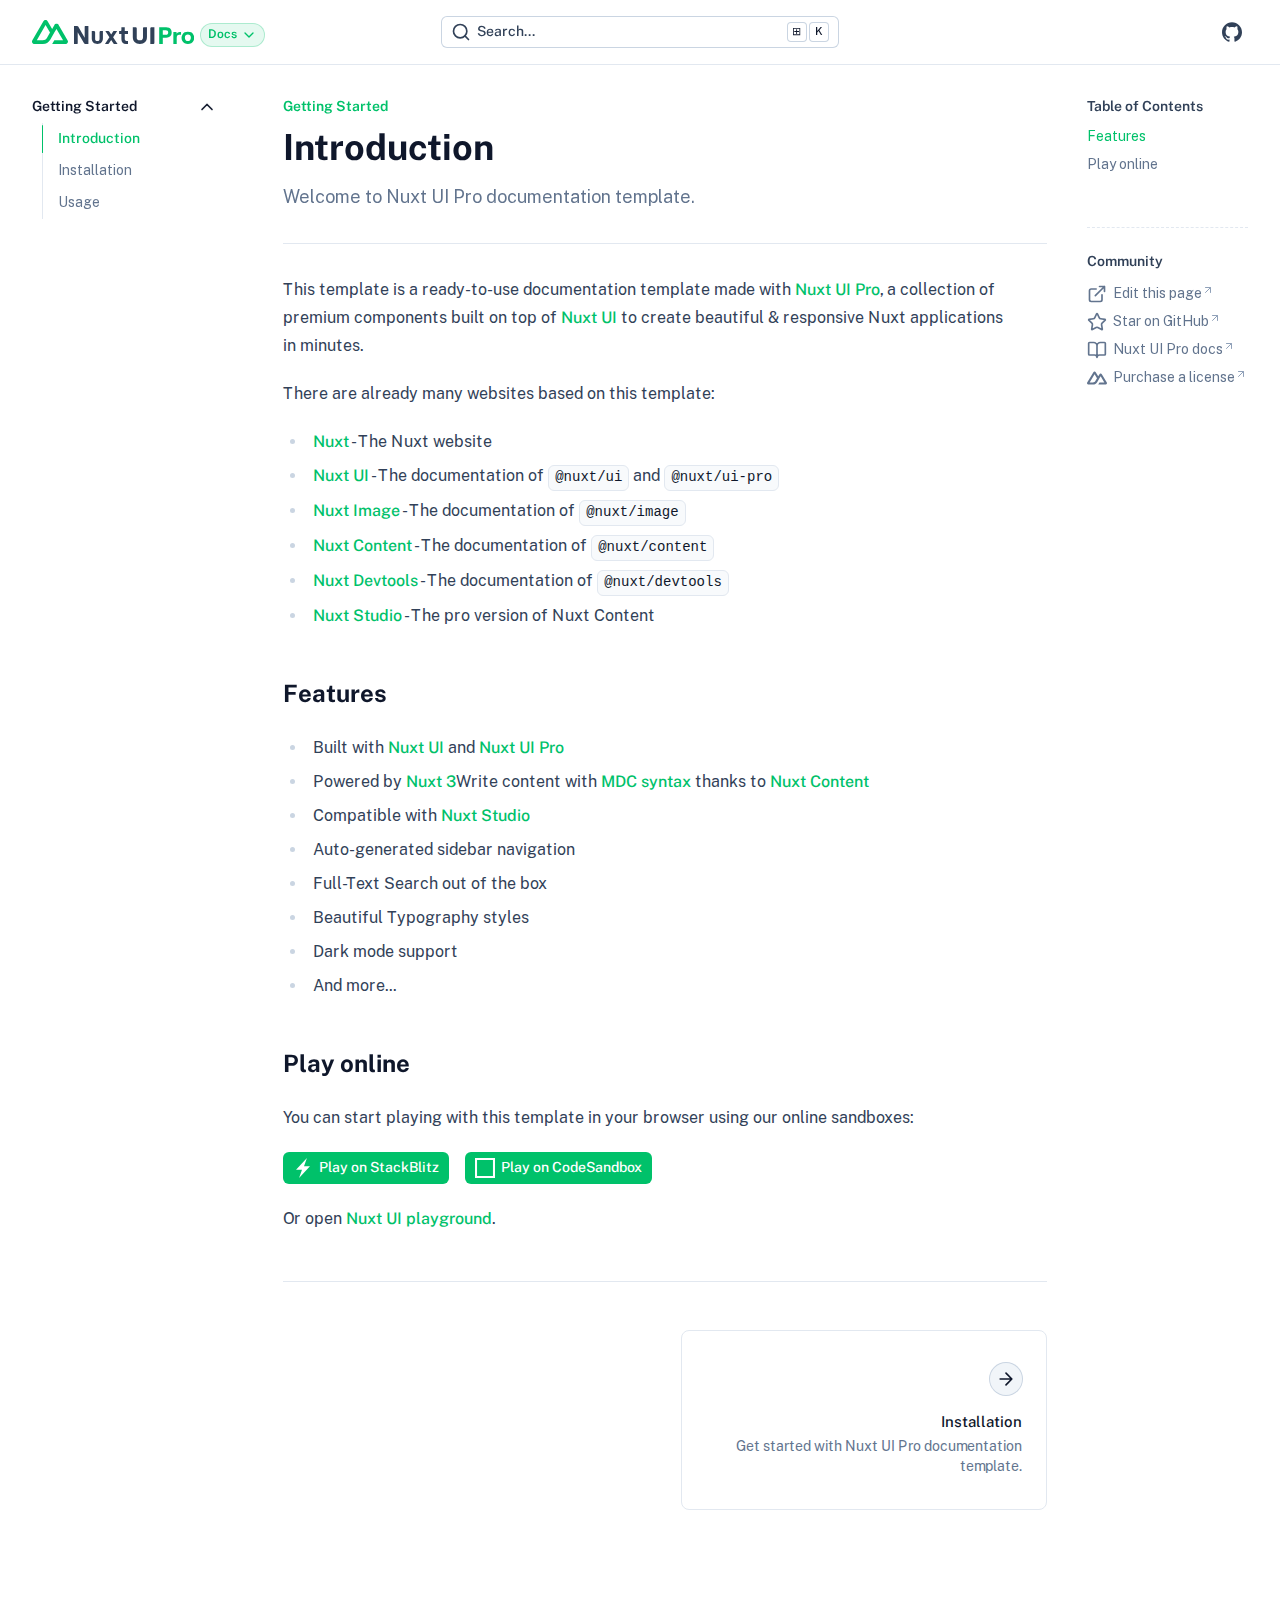
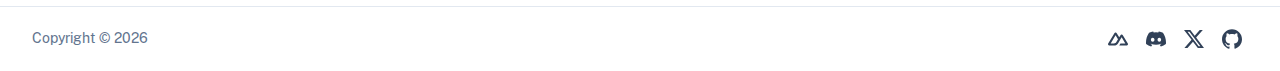
<file: getting-started/index.html>
<!DOCTYPE html><html  lang="en" data-capo=""><head><meta charset="utf-8"><meta name="viewport" content="width=device-width, initial-scale=1"><style id="nuxt-ui-colors" type="text/css">@layer base {
  :root {
  --ui-color-primary-50: var(--color-green-50);
  --ui-color-primary-100: var(--color-green-100);
  --ui-color-primary-200: var(--color-green-200);
  --ui-color-primary-300: var(--color-green-300);
  --ui-color-primary-400: var(--color-green-400);
  --ui-color-primary-500: var(--color-green-500);
  --ui-color-primary-600: var(--color-green-600);
  --ui-color-primary-700: var(--color-green-700);
  --ui-color-primary-800: var(--color-green-800);
  --ui-color-primary-900: var(--color-green-900);
  --ui-color-primary-950: var(--color-green-950);
  --ui-color-secondary-50: var(--color-blue-50);
  --ui-color-secondary-100: var(--color-blue-100);
  --ui-color-secondary-200: var(--color-blue-200);
  --ui-color-secondary-300: var(--color-blue-300);
  --ui-color-secondary-400: var(--color-blue-400);
  --ui-color-secondary-500: var(--color-blue-500);
  --ui-color-secondary-600: var(--color-blue-600);
  --ui-color-secondary-700: var(--color-blue-700);
  --ui-color-secondary-800: var(--color-blue-800);
  --ui-color-secondary-900: var(--color-blue-900);
  --ui-color-secondary-950: var(--color-blue-950);
  --ui-color-success-50: var(--color-green-50);
  --ui-color-success-100: var(--color-green-100);
  --ui-color-success-200: var(--color-green-200);
  --ui-color-success-300: var(--color-green-300);
  --ui-color-success-400: var(--color-green-400);
  --ui-color-success-500: var(--color-green-500);
  --ui-color-success-600: var(--color-green-600);
  --ui-color-success-700: var(--color-green-700);
  --ui-color-success-800: var(--color-green-800);
  --ui-color-success-900: var(--color-green-900);
  --ui-color-success-950: var(--color-green-950);
  --ui-color-info-50: var(--color-blue-50);
  --ui-color-info-100: var(--color-blue-100);
  --ui-color-info-200: var(--color-blue-200);
  --ui-color-info-300: var(--color-blue-300);
  --ui-color-info-400: var(--color-blue-400);
  --ui-color-info-500: var(--color-blue-500);
  --ui-color-info-600: var(--color-blue-600);
  --ui-color-info-700: var(--color-blue-700);
  --ui-color-info-800: var(--color-blue-800);
  --ui-color-info-900: var(--color-blue-900);
  --ui-color-info-950: var(--color-blue-950);
  --ui-color-warning-50: var(--color-yellow-50);
  --ui-color-warning-100: var(--color-yellow-100);
  --ui-color-warning-200: var(--color-yellow-200);
  --ui-color-warning-300: var(--color-yellow-300);
  --ui-color-warning-400: var(--color-yellow-400);
  --ui-color-warning-500: var(--color-yellow-500);
  --ui-color-warning-600: var(--color-yellow-600);
  --ui-color-warning-700: var(--color-yellow-700);
  --ui-color-warning-800: var(--color-yellow-800);
  --ui-color-warning-900: var(--color-yellow-900);
  --ui-color-warning-950: var(--color-yellow-950);
  --ui-color-error-50: var(--color-red-50);
  --ui-color-error-100: var(--color-red-100);
  --ui-color-error-200: var(--color-red-200);
  --ui-color-error-300: var(--color-red-300);
  --ui-color-error-400: var(--color-red-400);
  --ui-color-error-500: var(--color-red-500);
  --ui-color-error-600: var(--color-red-600);
  --ui-color-error-700: var(--color-red-700);
  --ui-color-error-800: var(--color-red-800);
  --ui-color-error-900: var(--color-red-900);
  --ui-color-error-950: var(--color-red-950);
  --ui-color-neutral-50: var(--color-slate-50);
  --ui-color-neutral-100: var(--color-slate-100);
  --ui-color-neutral-200: var(--color-slate-200);
  --ui-color-neutral-300: var(--color-slate-300);
  --ui-color-neutral-400: var(--color-slate-400);
  --ui-color-neutral-500: var(--color-slate-500);
  --ui-color-neutral-600: var(--color-slate-600);
  --ui-color-neutral-700: var(--color-slate-700);
  --ui-color-neutral-800: var(--color-slate-800);
  --ui-color-neutral-900: var(--color-slate-900);
  --ui-color-neutral-950: var(--color-slate-950);
  }
  :root, .light {
  --ui-primary: var(--ui-color-primary-500);
  --ui-secondary: var(--ui-color-secondary-500);
  --ui-success: var(--ui-color-success-500);
  --ui-info: var(--ui-color-info-500);
  --ui-warning: var(--ui-color-warning-500);
  --ui-error: var(--ui-color-error-500);
  }
  .dark {
  --ui-primary: var(--ui-color-primary-400);
  --ui-secondary: var(--ui-color-secondary-400);
  --ui-success: var(--ui-color-success-400);
  --ui-info: var(--ui-color-info-400);
  --ui-warning: var(--ui-color-warning-400);
  --ui-error: var(--ui-color-error-400);
  }
}</style><title>Introduction - Nuxt UI Pro - Docs template</title><meta property="og:image" content="/__og-image__/static/getting-started/og.png"><meta property="og:image:type" content="image/png"><meta name="twitter:card" content="summary_large_image"><meta name="twitter:image" content="/__og-image__/static/getting-started/og.png"><meta name="twitter:image:src" content="/__og-image__/static/getting-started/og.png"><meta property="og:image:width" content="1200"><meta name="twitter:image:width" content="1200"><meta property="og:image:height" content="600"><meta name="twitter:image:height" content="600"><link rel="stylesheet" href="/_nuxt/entry.BjTuRle4.css" crossorigin><link rel="preload" as="fetch" crossorigin="anonymous" href="/getting-started/_payload.json?794e7919-4083-48ab-88d1-8c29c2b5336d"><link rel="modulepreload" as="script" crossorigin href="/_nuxt/BqzyFEHD.js"><link rel="modulepreload" as="script" crossorigin href="/_nuxt/B1qGJSvF.js"><link rel="modulepreload" as="script" crossorigin href="/_nuxt/ClN5LHtr.js"><link rel="modulepreload" as="script" crossorigin href="/_nuxt/BH90vkt6.js"><link rel="modulepreload" as="script" crossorigin href="/_nuxt/CFsDISyv.js"><link rel="modulepreload" as="script" crossorigin href="/_nuxt/BmlbPuZL.js"><link rel="modulepreload" as="script" crossorigin href="/_nuxt/DyHodBN5.js"><link rel="modulepreload" as="script" crossorigin href="/_nuxt/CnmqJLCQ.js"><link rel="modulepreload" as="script" crossorigin href="/_nuxt/CfDv6L0P.js"><link rel="modulepreload" as="script" crossorigin href="/_nuxt/-y739cef.js"><link rel="modulepreload" as="script" crossorigin href="/_nuxt/DV5-ciTC.js"><link rel="modulepreload" as="script" crossorigin href="/_nuxt/BJ5euhaE.js"><link rel="prefetch" as="style" crossorigin href="/_nuxt/index.BtQOQfDZ.css"><link rel="prefetch" as="script" crossorigin href="/_nuxt/BSVGxpX7.js"><link rel="prefetch" as="script" crossorigin href="/_nuxt/PrMN-bbo.js"><link rel="prefetch" as="script" crossorigin href="/_nuxt/CvdC17w1.js"><link rel="prefetch" as="script" crossorigin href="/_nuxt/DYLs23kt.js"><link rel="icon" href="/favicon.ico"><meta property="og:site_name" content="Nuxt UI Pro - Docs template"><meta property="og:title" content="Introduction - Nuxt UI Pro - Docs template"><meta name="description" content="Welcome to Nuxt UI Pro documentation template."><meta property="og:description" content="Welcome to Nuxt UI Pro documentation template."><script type="module" src="/_nuxt/BqzyFEHD.js" crossorigin></script><style>@layer components {:where(.i-lucide\:arrow-right){display:inline-block;width:1em;height:1em;background-color:currentColor;-webkit-mask-image:var(--svg);mask-image:var(--svg);-webkit-mask-repeat:no-repeat;mask-repeat:no-repeat;-webkit-mask-size:100% 100%;mask-size:100% 100%;--svg:url("data:image/svg+xml,%3Csvg xmlns='http://www.w3.org/2000/svg' viewBox='0 0 24 24' width='24' height='24'%3E%3Cpath fill='none' stroke='black' stroke-linecap='round' stroke-linejoin='round' stroke-width='2' d='M5 12h14m-7-7l7 7l-7 7'/%3E%3C/svg%3E")}:where(.i-lucide\:arrow-up-right){display:inline-block;width:1em;height:1em;background-color:currentColor;-webkit-mask-image:var(--svg);mask-image:var(--svg);-webkit-mask-repeat:no-repeat;mask-repeat:no-repeat;-webkit-mask-size:100% 100%;mask-size:100% 100%;--svg:url("data:image/svg+xml,%3Csvg xmlns='http://www.w3.org/2000/svg' viewBox='0 0 24 24' width='24' height='24'%3E%3Cpath fill='none' stroke='black' stroke-linecap='round' stroke-linejoin='round' stroke-width='2' d='M7 7h10v10M7 17L17 7'/%3E%3C/svg%3E")}:where(.i-lucide\:book-open){display:inline-block;width:1em;height:1em;background-color:currentColor;-webkit-mask-image:var(--svg);mask-image:var(--svg);-webkit-mask-repeat:no-repeat;mask-repeat:no-repeat;-webkit-mask-size:100% 100%;mask-size:100% 100%;--svg:url("data:image/svg+xml,%3Csvg xmlns='http://www.w3.org/2000/svg' viewBox='0 0 24 24' width='24' height='24'%3E%3Cpath fill='none' stroke='black' stroke-linecap='round' stroke-linejoin='round' stroke-width='2' d='M12 7v14m-9-3a1 1 0 0 1-1-1V4a1 1 0 0 1 1-1h5a4 4 0 0 1 4 4a4 4 0 0 1 4-4h5a1 1 0 0 1 1 1v13a1 1 0 0 1-1 1h-6a3 3 0 0 0-3 3a3 3 0 0 0-3-3z'/%3E%3C/svg%3E")}:where(.i-lucide\:chevron-down){display:inline-block;width:1em;height:1em;background-color:currentColor;-webkit-mask-image:var(--svg);mask-image:var(--svg);-webkit-mask-repeat:no-repeat;mask-repeat:no-repeat;-webkit-mask-size:100% 100%;mask-size:100% 100%;--svg:url("data:image/svg+xml,%3Csvg xmlns='http://www.w3.org/2000/svg' viewBox='0 0 24 24' width='24' height='24'%3E%3Cpath fill='none' stroke='black' stroke-linecap='round' stroke-linejoin='round' stroke-width='2' d='m6 9l6 6l6-6'/%3E%3C/svg%3E")}:where(.i-lucide\:external-link){display:inline-block;width:1em;height:1em;background-color:currentColor;-webkit-mask-image:var(--svg);mask-image:var(--svg);-webkit-mask-repeat:no-repeat;mask-repeat:no-repeat;-webkit-mask-size:100% 100%;mask-size:100% 100%;--svg:url("data:image/svg+xml,%3Csvg xmlns='http://www.w3.org/2000/svg' viewBox='0 0 24 24' width='24' height='24'%3E%3Cpath fill='none' stroke='black' stroke-linecap='round' stroke-linejoin='round' stroke-width='2' d='M15 3h6v6m-11 5L21 3m-3 10v6a2 2 0 0 1-2 2H5a2 2 0 0 1-2-2V8a2 2 0 0 1 2-2h6'/%3E%3C/svg%3E")}:where(.i-lucide\:hash){display:inline-block;width:1em;height:1em;background-color:currentColor;-webkit-mask-image:var(--svg);mask-image:var(--svg);-webkit-mask-repeat:no-repeat;mask-repeat:no-repeat;-webkit-mask-size:100% 100%;mask-size:100% 100%;--svg:url("data:image/svg+xml,%3Csvg xmlns='http://www.w3.org/2000/svg' viewBox='0 0 24 24' width='24' height='24'%3E%3Cpath fill='none' stroke='black' stroke-linecap='round' stroke-linejoin='round' stroke-width='2' d='M4 9h16M4 15h16M10 3L8 21m8-18l-2 18'/%3E%3C/svg%3E")}:where(.i-lucide\:menu){display:inline-block;width:1em;height:1em;background-color:currentColor;-webkit-mask-image:var(--svg);mask-image:var(--svg);-webkit-mask-repeat:no-repeat;mask-repeat:no-repeat;-webkit-mask-size:100% 100%;mask-size:100% 100%;--svg:url("data:image/svg+xml,%3Csvg xmlns='http://www.w3.org/2000/svg' viewBox='0 0 24 24' width='24' height='24'%3E%3Cpath fill='none' stroke='black' stroke-linecap='round' stroke-linejoin='round' stroke-width='2' d='M4 12h16M4 6h16M4 18h16'/%3E%3C/svg%3E")}:where(.i-lucide\:search){display:inline-block;width:1em;height:1em;background-color:currentColor;-webkit-mask-image:var(--svg);mask-image:var(--svg);-webkit-mask-repeat:no-repeat;mask-repeat:no-repeat;-webkit-mask-size:100% 100%;mask-size:100% 100%;--svg:url("data:image/svg+xml,%3Csvg xmlns='http://www.w3.org/2000/svg' viewBox='0 0 24 24' width='24' height='24'%3E%3Cg fill='none' stroke='black' stroke-linecap='round' stroke-linejoin='round' stroke-width='2'%3E%3Ccircle cx='11' cy='11' r='8'/%3E%3Cpath d='m21 21l-4.3-4.3'/%3E%3C/g%3E%3C/svg%3E")}:where(.i-lucide\:star){display:inline-block;width:1em;height:1em;background-color:currentColor;-webkit-mask-image:var(--svg);mask-image:var(--svg);-webkit-mask-repeat:no-repeat;mask-repeat:no-repeat;-webkit-mask-size:100% 100%;mask-size:100% 100%;--svg:url("data:image/svg+xml,%3Csvg xmlns='http://www.w3.org/2000/svg' viewBox='0 0 24 24' width='24' height='24'%3E%3Cpath fill='none' stroke='black' stroke-linecap='round' stroke-linejoin='round' stroke-width='2' d='M11.525 2.295a.53.53 0 0 1 .95 0l2.31 4.679a2.12 2.12 0 0 0 1.595 1.16l5.166.756a.53.53 0 0 1 .294.904l-3.736 3.638a2.12 2.12 0 0 0-.611 1.878l.882 5.14a.53.53 0 0 1-.771.56l-4.618-2.428a2.12 2.12 0 0 0-1.973 0L6.396 21.01a.53.53 0 0 1-.77-.56l.881-5.139a2.12 2.12 0 0 0-.611-1.879L2.16 9.795a.53.53 0 0 1 .294-.906l5.165-.755a2.12 2.12 0 0 0 1.597-1.16z'/%3E%3C/svg%3E")}:where(.i-simple-icons\:codesandbox){display:inline-block;width:1em;height:1em;background-color:currentColor;-webkit-mask-image:var(--svg);mask-image:var(--svg);-webkit-mask-repeat:no-repeat;mask-repeat:no-repeat;-webkit-mask-size:100% 100%;mask-size:100% 100%;--svg:url("data:image/svg+xml,%3Csvg xmlns='http://www.w3.org/2000/svg' viewBox='0 0 24 24' width='24' height='24'%3E%3Cpath fill='black' d='M0 24h24V0H0v2.455h21.546v19.09H2.454V0H0Z'/%3E%3C/svg%3E")}:where(.i-simple-icons\:discord){display:inline-block;width:1em;height:1em;background-color:currentColor;-webkit-mask-image:var(--svg);mask-image:var(--svg);-webkit-mask-repeat:no-repeat;mask-repeat:no-repeat;-webkit-mask-size:100% 100%;mask-size:100% 100%;--svg:url("data:image/svg+xml,%3Csvg xmlns='http://www.w3.org/2000/svg' viewBox='0 0 24 24' width='24' height='24'%3E%3Cpath fill='black' d='M20.317 4.37a19.8 19.8 0 0 0-4.885-1.515a.074.074 0 0 0-.079.037c-.21.375-.444.864-.608 1.25a18.3 18.3 0 0 0-5.487 0a13 13 0 0 0-.617-1.25a.08.08 0 0 0-.079-.037A19.7 19.7 0 0 0 3.677 4.37a.1.1 0 0 0-.032.027C.533 9.046-.32 13.58.099 18.057a.08.08 0 0 0 .031.057a19.9 19.9 0 0 0 5.993 3.03a.08.08 0 0 0 .084-.028a14 14 0 0 0 1.226-1.994a.076.076 0 0 0-.041-.106a13 13 0 0 1-1.872-.892a.077.077 0 0 1-.008-.128a10 10 0 0 0 .372-.292a.07.07 0 0 1 .077-.01c3.928 1.793 8.18 1.793 12.062 0a.07.07 0 0 1 .078.01q.181.149.373.292a.077.077 0 0 1-.006.127a12.3 12.3 0 0 1-1.873.892a.077.077 0 0 0-.041.107c.36.698.772 1.362 1.225 1.993a.08.08 0 0 0 .084.028a19.8 19.8 0 0 0 6.002-3.03a.08.08 0 0 0 .032-.054c.5-5.177-.838-9.674-3.549-13.66a.06.06 0 0 0-.031-.03M8.02 15.33c-1.182 0-2.157-1.085-2.157-2.419c0-1.333.956-2.419 2.157-2.419c1.21 0 2.176 1.096 2.157 2.42c0 1.333-.956 2.418-2.157 2.418m7.975 0c-1.183 0-2.157-1.085-2.157-2.419c0-1.333.955-2.419 2.157-2.419c1.21 0 2.176 1.096 2.157 2.42c0 1.333-.946 2.418-2.157 2.418'/%3E%3C/svg%3E")}:where(.i-simple-icons\:github){display:inline-block;width:1em;height:1em;background-color:currentColor;-webkit-mask-image:var(--svg);mask-image:var(--svg);-webkit-mask-repeat:no-repeat;mask-repeat:no-repeat;-webkit-mask-size:100% 100%;mask-size:100% 100%;--svg:url("data:image/svg+xml,%3Csvg xmlns='http://www.w3.org/2000/svg' viewBox='0 0 24 24' width='24' height='24'%3E%3Cpath fill='black' d='M12 .297c-6.63 0-12 5.373-12 12c0 5.303 3.438 9.8 8.205 11.385c.6.113.82-.258.82-.577c0-.285-.01-1.04-.015-2.04c-3.338.724-4.042-1.61-4.042-1.61C4.422 18.07 3.633 17.7 3.633 17.7c-1.087-.744.084-.729.084-.729c1.205.084 1.838 1.236 1.838 1.236c1.07 1.835 2.809 1.305 3.495.998c.108-.776.417-1.305.76-1.605c-2.665-.3-5.466-1.332-5.466-5.93c0-1.31.465-2.38 1.235-3.22c-.135-.303-.54-1.523.105-3.176c0 0 1.005-.322 3.3 1.23c.96-.267 1.98-.399 3-.405c1.02.006 2.04.138 3 .405c2.28-1.552 3.285-1.23 3.285-1.23c.645 1.653.24 2.873.12 3.176c.765.84 1.23 1.91 1.23 3.22c0 4.61-2.805 5.625-5.475 5.92c.42.36.81 1.096.81 2.22c0 1.606-.015 2.896-.015 3.286c0 .315.21.69.825.57C20.565 22.092 24 17.592 24 12.297c0-6.627-5.373-12-12-12'/%3E%3C/svg%3E")}:where(.i-simple-icons\:nuxtdotjs){display:inline-block;width:1em;height:1em;background-color:currentColor;-webkit-mask-image:var(--svg);mask-image:var(--svg);-webkit-mask-repeat:no-repeat;mask-repeat:no-repeat;-webkit-mask-size:100% 100%;mask-size:100% 100%;--svg:url("data:image/svg+xml,%3Csvg xmlns='http://www.w3.org/2000/svg' viewBox='0 0 24 24' width='24' height='24'%3E%3Cpath fill='black' d='M13.464 19.83h8.922c.283 0 .562-.073.807-.21a1.6 1.6 0 0 0 .591-.574a1.53 1.53 0 0 0 .216-.783a1.53 1.53 0 0 0-.217-.782L17.792 7.414a1.6 1.6 0 0 0-.591-.573a1.65 1.65 0 0 0-.807-.21c-.283 0-.562.073-.807.21a1.6 1.6 0 0 0-.59.573L13.463 9.99L10.47 4.953a1.6 1.6 0 0 0-.591-.573a1.65 1.65 0 0 0-.807-.21c-.284 0-.562.073-.807.21a1.6 1.6 0 0 0-.591.573L.216 17.481a1.53 1.53 0 0 0-.217.782c0 .275.074.545.216.783a1.6 1.6 0 0 0 .59.574c.246.137.525.21.808.21h5.6c2.22 0 3.856-.946 4.982-2.79l2.733-4.593l1.464-2.457l4.395 7.382h-5.859Zm-6.341-2.46l-3.908-.002l5.858-9.842l2.923 4.921l-1.957 3.29c-.748 1.196-1.597 1.632-2.916 1.632'/%3E%3C/svg%3E")}:where(.i-simple-icons\:stackblitz){display:inline-block;width:1em;height:1em;background-color:currentColor;-webkit-mask-image:var(--svg);mask-image:var(--svg);-webkit-mask-repeat:no-repeat;mask-repeat:no-repeat;-webkit-mask-size:100% 100%;mask-size:100% 100%;--svg:url("data:image/svg+xml,%3Csvg xmlns='http://www.w3.org/2000/svg' viewBox='0 0 24 24' width='24' height='24'%3E%3Cpath fill='black' d='M10.797 14.182H3.635L16.728 0l-3.525 9.818h7.162L7.272 24l3.524-9.818Z'/%3E%3C/svg%3E")}:where(.i-simple-icons\:x){display:inline-block;width:1em;height:1em;background-color:currentColor;-webkit-mask-image:var(--svg);mask-image:var(--svg);-webkit-mask-repeat:no-repeat;mask-repeat:no-repeat;-webkit-mask-size:100% 100%;mask-size:100% 100%;--svg:url("data:image/svg+xml,%3Csvg xmlns='http://www.w3.org/2000/svg' viewBox='0 0 24 24' width='24' height='24'%3E%3Cpath fill='black' d='M18.901 1.153h3.68l-8.04 9.19L24 22.846h-7.406l-5.8-7.584l-6.638 7.584H.474l8.6-9.83L0 1.154h7.594l5.243 6.932ZM17.61 20.644h2.039L6.486 3.24H4.298Z'/%3E%3C/svg%3E")}}</style><link rel="preload" as="fetch" fetchpriority="low" crossorigin="anonymous" href="/_nuxt/builds/meta/794e7919-4083-48ab-88d1-8c29c2b5336d.json"><script>"use strict";(()=>{const t=window,e=document.documentElement,c=["dark","light"],n=getStorageValue("localStorage","nuxt-color-mode")||"system";let i=n==="system"?u():n;const r=e.getAttribute("data-color-mode-forced");r&&(i=r),l(i),t["__NUXT_COLOR_MODE__"]={preference:n,value:i,getColorScheme:u,addColorScheme:l,removeColorScheme:d};function l(o){const s=""+o+"",a="";e.classList?e.classList.add(s):e.className+=" "+s,a&&e.setAttribute("data-"+a,o)}function d(o){const s=""+o+"",a="";e.classList?e.classList.remove(s):e.className=e.className.replace(new RegExp(s,"g"),""),a&&e.removeAttribute("data-"+a)}function f(o){return t.matchMedia("(prefers-color-scheme"+o+")")}function u(){if(t.matchMedia&&f("").media!=="not all"){for(const o of c)if(f(":"+o).matches)return o}return"light"}})();function getStorageValue(t,e){switch(t){case"localStorage":return window.localStorage.getItem(e);case"sessionStorage":return window.sessionStorage.getItem(e);case"cookie":return getCookie(e);default:return null}}function getCookie(t){const c=("; "+window.document.cookie).split("; "+t+"=");if(c.length===2)return c.pop()?.split(";").shift()}</script></head><body><div id="__nuxt" class="isolate"><!--[--><!--[--><!--[--><!--[--><!--[--><div class="nuxt-loading-indicator" style="position:fixed;top:0;right:0;left:0;pointer-events:none;width:auto;height:3px;opacity:0;background:repeating-linear-gradient(to right,#00dc82 0%,#34cdfe 50%,#0047e1 100%);background-size:Infinity% auto;transform:scaleX(0%);transform-origin:left;transition:transform 0.1s, height 0.4s, opacity 0.4s;z-index:999999;"></div><!--[--><!----><!----><!----><header class="bg-(--ui-bg)/75 backdrop-blur border-b border-(--ui-border) sticky top-0 z-50"><!--[--><!--]--><div class="max-w-(--ui-container) mx-auto px-4 sm:px-6 lg:px-8 flex items-center justify-between gap-3 h-(--ui-header-height)"><!--[--><div class="lg:flex-1 flex items-center gap-1.5"><!----><!--[--><a href="/" class=""><svg width="1352" height="200" viewbox="0 0 1352 200" fill="none" xmlns="http://www.w3.org/2000/svg" class="w-auto h-6 shrink-0"><path d="M377 200C379.16 200 381 198.209 381 196V103C381 103 386 112 395 127L434 194C435.785 197.74 439.744 200 443 200H470V50H443C441.202 50 439 51.4941 439 54V148L421 116L385 55C383.248 51.8912 379.479 50 376 50H350V200H377Z" fill="currentColor"></path><path d="M726 92H739C742.314 92 745 89.3137 745 86V60H773V92H800V116H773V159C773 169.5 778.057 174 787 174H800V200H783C759.948 200 745 185.071 745 160V116H726V92Z" fill="currentColor"></path><path d="M591 92V154C591 168.004 585.742 179.809 578 188C570.258 196.191 559.566 200 545 200C530.434 200 518.742 196.191 511 188C503.389 179.809 498 168.004 498 154V92H514C517.412 92 520.769 92.622 523 95C525.231 97.2459 526 98.5652 526 102V154C526 162.059 526.457 167.037 530 171C533.543 174.831 537.914 176 545 176C552.217 176 555.457 174.831 559 171C562.543 167.037 563 162.059 563 154V102C563 98.5652 563.769 96.378 566 94C567.96 91.9107 570.028 91.9599 573 92C573.411 92.0055 574.586 92 575 92H591Z" fill="currentColor"></path><path d="M676 144L710 92H684C680.723 92 677.812 93.1758 676 96L660 120L645 97C643.188 94.1758 639.277 92 636 92H611L645 143L608 200H634C637.25 200 640.182 196.787 642 194L660 167L679 195C680.818 197.787 683.75 200 687 200H713L676 144Z" fill="currentColor"></path><path d="M168 200H279C282.542 200 285.932 198.756 289 197C292.068 195.244 295.23 193.041 297 190C298.77 186.959 300.002 183.51 300 179.999C299.998 176.488 298.773 173.04 297 170.001L222 41C220.23 37.96 218.067 35.7552 215 34C211.933 32.2448 207.542 31 204 31C200.458 31 197.067 32.2448 194 34C190.933 35.7552 188.77 37.96 187 41L168 74L130 9.99764C128.228 6.95784 126.068 3.75491 123 2C119.932 0.245087 116.542 0 113 0C109.458 0 106.068 0.245087 103 2C99.9323 3.75491 96.7717 6.95784 95 9.99764L2 170.001C0.226979 173.04 0.00154312 176.488 1.90993e-06 179.999C-0.0015393 183.51 0.229648 186.959 2 190C3.77035 193.04 6.93245 195.244 10 197C13.0675 198.756 16.4578 200 20 200H90C117.737 200 137.925 187.558 152 164L186 105L204 74L259 168H186L168 200ZM89 168H40L113 42L150 105L125.491 147.725C116.144 163.01 105.488 168 89 168Z" fill="var(--ui-primary)"></path><path d="M958 60.0001H938C933.524 60.0001 929.926 59.9395 927 63C924.074 65.8905 925 67.5792 925 72V141C925 151.372 923.648 156.899 919 162C914.352 166.931 908.468 169 899 169C889.705 169 882.648 166.931 878 162C873.352 156.899 873 151.372 873 141V72.0001C873 67.5793 872.926 65.8906 870 63.0001C867.074 59.9396 863.476 60.0001 859 60.0001H840V141C840 159.023 845.016 173.458 855 184C865.156 194.542 879.893 200 899 200C918.107 200 932.844 194.542 943 184C953.156 173.458 958 159.023 958 141V60.0001Z" fill="currentColor"></path><path fill-rule="evenodd" clip-rule="evenodd" d="M1000 60.0233L1020 60V77L1020 128V156.007L1020 181L1020 189.004C1020 192.938 1019.98 194.429 1017 197.001C1014.02 199.725 1009.56 200 1005 200H986.001V181.006L986 130.012V70.0215C986 66.1576 986.016 64.5494 989 62.023C991.819 59.6358 995.437 60.0233 1000 60.0233Z" fill="currentColor"></path><path d="M1060 200V60H1117C1126.67 60 1134.98 61.2896 1142 65C1149.16 68.7104 1155.29 74.3744 1159 81C1162.71 87.6256 1164 95.3867 1164 104C1164 112.481 1162.71 120.374 1159 127C1155.29 133.626 1149.16 138.157 1142 142C1134.98 145.71 1126.67 148 1117 148H1090V200H1060ZM1115 123C1121.63 123 1126.69 121.578 1130 118C1133.31 114.29 1135 109.433 1135 104C1135 98.567 1133.31 93.5778 1130 90C1126.69 86.2896 1121.63 85 1115 85H1090V123H1115Z" fill="var(--ui-primary)"></path><path d="M1226 123C1219.37 123 1214.31 124.965 1211 130C1207.69 135.035 1206 142.122 1206 151V200H1178V100H1200C1203.31 100 1206 102.686 1206 106V116C1208.65 109.904 1211.16 106.518 1215 104C1218.98 101.482 1224.77 100 1231 100H1242V123H1226Z" fill="var(--ui-primary)"></path><path d="M1299 200C1288.93 200 1280.08 197.373 1272 193C1263.92 188.495 1257.51 182.818 1253 175C1248.49 167.049 1246 157.806 1246 148C1246 138.194 1248.49 129.818 1253 122C1257.51 114.049 1263.92 107.373 1272 103C1280.08 98.4946 1288.93 97 1299 97C1309.07 97 1318.92 98.4946 1327 103C1335.08 107.373 1340.49 114.049 1345 122C1349.51 129.818 1352 138.194 1352 148C1352 157.806 1349.51 167.049 1345 175C1340.49 182.818 1335.08 188.495 1327 193C1318.92 197.373 1309.07 200 1299 200ZM1299 176C1306.42 176 1312.36 173.168 1317 168C1321.64 162.832 1324 156.216 1324 148C1324 139.652 1321.64 133.168 1317 128C1312.36 122.832 1306.42 120 1299 120C1291.58 120 1285.64 122.832 1281 128C1276.36 133.168 1274 139.652 1274 148C1274 156.216 1276.36 162.832 1281 168C1285.64 173.168 1291.58 176 1299 176Z" fill="var(--ui-primary)"></path></svg></a><!--[--><!--[--><!--[--><!--[--><button type="button" id="reka-dropdown-menu-trigger-v-0-0" aria-haspopup="menu" aria-expanded="false" data-state="closed" class="inline-flex items-center focus:outline-hidden disabled:cursor-not-allowed aria-disabled:cursor-not-allowed disabled:opacity-75 aria-disabled:opacity-75 transition-colors px-2 py-1 text-xs gap-1 text-(--ui-primary) ring ring-inset ring-(--ui-primary)/25 bg-(--ui-primary)/10 hover:bg-(--ui-primary)/15 disabled:bg-(--ui-primary)/10 aria-disabled:bg-(--ui-primary)/10 focus-visible:ring-2 focus-visible:ring-(--ui-primary) -mb-[6px] font-semibold rounded-full truncate"><!--[--><!--[--><!--[--><!----><!--]--><!--[--><span class="truncate">Docs</span><!--]--><!--[--><span class="iconify i-lucide:chevron-down shrink-0 size-4 transition-transform duration-200" aria-hidden="true" style=""></span><!--]--><!--]--><!--]--></button><!--]--><!--[--><!----><!----><!--]--><!--]--><!--]--><!--]--><!--]--></div><div class="hidden lg:flex flex-1"><!--[--><!--[--><button type="button" aria-label="Search" class="rounded-[calc(var(--ui-radius)*1.5)] font-medium inline-flex items-center focus:outline-hidden disabled:cursor-not-allowed aria-disabled:cursor-not-allowed disabled:opacity-75 aria-disabled:opacity-75 transition-colors px-2.5 py-1.5 text-sm gap-1.5 ring ring-inset ring-(--ui-border-accented) text-(--ui-text) bg-(--ui-bg) hover:bg-(--ui-bg-elevated) disabled:bg-(--ui-bg) aria-disabled:bg-(--ui-bg) focus-visible:ring-2 focus-visible:ring-(--ui-border-inverted) w-full"><!--[--><!--[--><!--[--><span class="iconify i-lucide:search shrink-0 size-5" aria-hidden="true" style=""></span><!--]--><!--[--><span class="truncate">Search...</span><!--]--><!--[--><!--[--><div class="flex items-center gap-0.5 ms-auto"><kbd class="inline-flex items-center justify-center px-1 rounded-(--ui-radius) font-medium font-sans bg-(--ui-bg) text-(--ui-text-highlighted) ring ring-inset ring-(--ui-border-accented) h-5 min-w-[20px] text-[11px]"><!--[--> <!--]--></kbd><kbd class="inline-flex items-center justify-center px-1 rounded-(--ui-radius) font-medium font-sans bg-(--ui-bg) text-(--ui-text-highlighted) ring ring-inset ring-(--ui-border-accented) h-5 min-w-[20px] text-[11px]"><!--[-->K<!--]--></kbd></div><!--]--><!--]--><!--]--><!--]--></button><!--]--><!--]--></div><div class="flex items-center justify-end lg:flex-1 gap-1.5"><!--[--><!--[--><button type="button" aria-label="Search" class="rounded-[calc(var(--ui-radius)*1.5)] font-medium inline-flex items-center focus:outline-hidden disabled:cursor-not-allowed aria-disabled:cursor-not-allowed disabled:opacity-75 aria-disabled:opacity-75 transition-colors text-sm gap-1.5 text-(--ui-text) hover:bg-(--ui-bg-elevated) focus-visible:bg-(--ui-bg-elevated) hover:disabled:bg-transparent dark:hover:disabled:bg-transparent hover:aria-disabled:bg-transparent dark:hover:aria-disabled:bg-transparent p-1.5 lg:hidden"><!--[--><!--[--><!--[--><span class="iconify i-lucide:search shrink-0 size-5" aria-hidden="true" style=""></span><!--]--><!--[--><!----><!--]--><!--[--><!----><!--]--><!--]--><!--]--></button><!--]--><!--[--><!--[--><div class="size-8"></div><!--]--><!--]--><!--[--><!--[--><a href="https://github.com/nuxt-ui-pro/docs/tree/v3" rel="noopener noreferrer" target="_blank" aria-label="GitHub" class="rounded-[calc(var(--ui-radius)*1.5)] font-medium inline-flex items-center focus:outline-hidden disabled:cursor-not-allowed aria-disabled:cursor-not-allowed disabled:opacity-75 aria-disabled:opacity-75 transition-colors text-sm gap-1.5 text-(--ui-text) hover:bg-(--ui-bg-elevated) focus-visible:bg-(--ui-bg-elevated) hover:disabled:bg-transparent dark:hover:disabled:bg-transparent hover:aria-disabled:bg-transparent dark:hover:aria-disabled:bg-transparent p-1.5"><!--[--><!--[--><!--[--><span class="iconify i-simple-icons:github shrink-0 size-5" aria-hidden="true" style=""></span><!--]--><!--[--><!----><!--]--><!--[--><!----><!--]--><!--]--><!--]--></a><!--]--><!--]--><!--]--><!--[--><!--[--><button type="button" aria-label="Open menu" class="rounded-[calc(var(--ui-radius)*1.5)] font-medium inline-flex items-center focus:outline-hidden disabled:cursor-not-allowed aria-disabled:cursor-not-allowed disabled:opacity-75 aria-disabled:opacity-75 transition-colors text-sm gap-1.5 text-(--ui-text) hover:bg-(--ui-bg-elevated) focus-visible:bg-(--ui-bg-elevated) hover:disabled:bg-transparent dark:hover:disabled:bg-transparent hover:aria-disabled:bg-transparent dark:hover:aria-disabled:bg-transparent p-1.5 lg:hidden -me-1.5"><!--[--><!--[--><!--[--><span class="iconify i-lucide:menu shrink-0 size-5" aria-hidden="true" style=""></span><!--]--><!--[--><!----><!--]--><!--[--><!----><!--]--><!--]--><!--]--></button><!--]--><!--]--></div><!--]--></div><!--[--><!--]--></header><!--[--><!----><!----><!--]--><!--]--><main class="min-h-[calc(100vh-var(--ui-header-height))]"><!--[--><div class="max-w-(--ui-container) mx-auto px-4 sm:px-6 lg:px-8"><!--[--><div class="flex flex-col lg:grid lg:grid-cols-10 lg:gap-10"><aside class="hidden overflow-y-auto lg:block lg:max-h-[calc(100vh-var(--ui-header-height))] lg:sticky lg:top-(--ui-header-height) py-8 lg:ps-4 lg:-ms-4 lg:pe-6.5 lg:col-span-2"><div class="relative"><!----><!--[--><!--[--><!----><nav class=""><ul class="isolate -mx-2.5 -mt-1.5"><!--[--><!--[--><!--[--><li data-state="open" data-orientation="vertical" class="flex flex-col data-[state=open]:mb-1.5"><!--[--><!--[--><button type="button" aria-controls aria-expanded="true" data-state="open" id="reka-accordion-trigger-v-0-5-0" data-reka-collection-item data-orientation="vertical" class="group relative w-full px-2.5 py-1.5 before:inset-y-px before:inset-x-0 flex items-center gap-1.5 text-sm before:absolute before:z-[-1] before:rounded-[calc(var(--ui-radius)*1.5)] focus:outline-none focus-visible:outline-none focus-visible:before:ring-inset focus-visible:before:ring-2 focus-visible:before:ring-(--ui-primary) text-(--ui-text-muted) hover:text-(--ui-text-highlighted) hover:before:bg-(--ui-bg-elevated)/50 data-[state=open]:text-(--ui-text-highlighted) transition-colors before:transition-colors font-semibold focus-visible:ring-(--ui-primary)"><!--[--><!--[--><!--[--><!--[--><!----><!--]--><span class="truncate"><!--[-->Getting Started<!--]--><!----></span><span class="ms-auto inline-flex gap-1.5 items-center"><!--[--><!----><span class="iconify i-lucide:chevron-down size-5 transform transition-transform duration-200 shrink-0 group-data-[state=open]:rotate-180" aria-hidden="true" style=""></span><!--]--></span><!--]--><!--]--><!--]--></button><div role="region" aria-labelledby="reka-accordion-trigger-v-0-5-0" data-orientation="vertical" style="--reka-accordion-content-width:var(--reka-collapsible-content-width);--reka-accordion-content-height:var(--reka-collapsible-content-height);--reka-collapsible-content-height:0px;--reka-collapsible-content-width:0px;" class="data-[state=open]:animate-[accordion-down_200ms_ease-out] data-[state=closed]:animate-[accordion-up_200ms_ease-out] overflow-hidden focus:outline-none" id="reka-collapsible-content-v-0-5-1"><!--[--><!--[--><!--[--><!----><ul class="ms-5 border-s border-(--ui-border)"><!--[--><!--[--><!--[--><li class="ps-1.5 -ms-px"><!--[--><a href="/getting-started" class="group relative w-full px-2.5 py-1.5 before:inset-y-px before:inset-x-0 flex items-center gap-1.5 text-sm before:absolute before:z-[-1] before:rounded-[calc(var(--ui-radius)*1.5)] focus:outline-none focus-visible:outline-none focus-visible:before:ring-inset focus-visible:before:ring-2 focus-visible:before:ring-(--ui-primary) font-medium after:absolute after:-left-1.5 after:inset-y-0.5 after:block after:w-px after:rounded-full after:transition-colors text-(--ui-primary) hover:before:bg-(--ui-bg-elevated)/50 before:transition-colors after:bg-(--ui-primary)"><!--[--><!--[--><!--[--><!----><!--]--><span class="truncate"><!--[-->Introduction<!--]--><!----></span><!----><!--]--><!--]--></a><!--]--></li><!--]--><!--[--><li class="ps-1.5 -ms-px"><!--[--><a href="/getting-started/installation" class="group relative w-full px-2.5 py-1.5 before:inset-y-px before:inset-x-0 flex items-center gap-1.5 text-sm before:absolute before:z-[-1] before:rounded-[calc(var(--ui-radius)*1.5)] focus:outline-none focus-visible:outline-none focus-visible:before:ring-inset focus-visible:before:ring-2 focus-visible:before:ring-(--ui-primary) text-(--ui-text-muted) after:absolute after:-left-1.5 after:inset-y-0.5 after:block after:w-px after:rounded-full after:transition-colors hover:text-(--ui-text-highlighted) hover:before:bg-(--ui-bg-elevated)/50 data-[state=open]:text-(--ui-text-highlighted) transition-colors before:transition-colors"><!--[--><!--[--><!--[--><!----><!--]--><span class="truncate"><!--[-->Installation<!--]--><!----></span><!----><!--]--><!--]--></a><!--]--></li><!--]--><!--[--><li class="ps-1.5 -ms-px"><!--[--><a href="/getting-started/usage" class="group relative w-full px-2.5 py-1.5 before:inset-y-px before:inset-x-0 flex items-center gap-1.5 text-sm before:absolute before:z-[-1] before:rounded-[calc(var(--ui-radius)*1.5)] focus:outline-none focus-visible:outline-none focus-visible:before:ring-inset focus-visible:before:ring-2 focus-visible:before:ring-(--ui-primary) text-(--ui-text-muted) after:absolute after:-left-1.5 after:inset-y-0.5 after:block after:w-px after:rounded-full after:transition-colors hover:text-(--ui-text-highlighted) hover:before:bg-(--ui-bg-elevated)/50 data-[state=open]:text-(--ui-text-highlighted) transition-colors before:transition-colors"><!--[--><!--[--><!--[--><!----><!--]--><span class="truncate"><!--[-->Usage<!--]--><!----></span><!----><!--]--><!--]--></a><!--]--></li><!--]--><!--]--><!--]--></ul><!--]--><!--]--><!--]--></div><!--]--><!--]--></li><!--]--><!--]--><!--]--></ul></nav><!--]--><!--]--><!--[--><!--]--></div></aside><div class="lg:col-span-8"><!--[--><!--[--><div class="flex flex-col lg:grid lg:grid-cols-10 lg:gap-10"><!----><div class="lg:col-span-8"><!--[--><div class="relative border-b border-(--ui-border) py-8"><div class="mb-2.5 text-sm font-semibold text-(--ui-primary) flex items-center gap-1.5"><!--[-->Getting Started<!--]--></div><div class=""><div class="flex flex-col lg:flex-row lg:items-center lg:justify-between gap-4"><h1 class="text-3xl sm:text-4xl text-pretty font-bold text-(--ui-text-highlighted)"><!--[-->Introduction<!--]--></h1><!----></div><div class="text-lg text-pretty text-(--ui-text-muted) mt-4"><!--[-->Welcome to Nuxt UI Pro documentation template.<!--]--></div><!--[--><!--]--></div></div><div class="mt-8 pb-24 space-y-12"><!--[--><div><p class="my-5 leading-7 text-pretty"><!--[-->This template is a ready-to-use documentation template made with <a href="https://ui.nuxt.com/pro" rel="nofollow" class="text-(--ui-primary) border-b border-transparent hover:border-(--ui-primary) font-medium focus-visible:outline-(--ui-primary) [&amp;&gt;code]:border-dashed hover:[&amp;&gt;code]:border-(--ui-primary) hover:[&amp;&gt;code]:text-(--ui-primary) transition-colors [&amp;&gt;code]:transition-colors"><!--[-->Nuxt UI Pro<!--]--></a>, a collection of premium components built on top of <a href="https://ui.nuxt.com" rel="nofollow" class="text-(--ui-primary) border-b border-transparent hover:border-(--ui-primary) font-medium focus-visible:outline-(--ui-primary) [&amp;&gt;code]:border-dashed hover:[&amp;&gt;code]:border-(--ui-primary) hover:[&amp;&gt;code]:text-(--ui-primary) transition-colors [&amp;&gt;code]:transition-colors"><!--[-->Nuxt UI<!--]--></a> to create beautiful &amp; responsive Nuxt applications in minutes.<!--]--></p><p class="my-5 leading-7 text-pretty"><!--[-->There are already many websites based on this template:<!--]--></p><ul class="list-disc ps-6 my-5 marker:text-(--ui-border-accented)"><!--[--><li class="my-1.5 ps-1.5 leading-7 [&amp;&gt;ul]:my-0"><!--[--><a href="https://nuxt.com" rel="nofollow" class="text-(--ui-primary) border-b border-transparent hover:border-(--ui-primary) font-medium focus-visible:outline-(--ui-primary) [&amp;&gt;code]:border-dashed hover:[&amp;&gt;code]:border-(--ui-primary) hover:[&amp;&gt;code]:text-(--ui-primary) transition-colors [&amp;&gt;code]:transition-colors"><!--[-->Nuxt<!--]--></a> - The Nuxt website<!--]--></li><li class="my-1.5 ps-1.5 leading-7 [&amp;&gt;ul]:my-0"><!--[--><a href="https://ui.nuxt.com" rel="nofollow" class="text-(--ui-primary) border-b border-transparent hover:border-(--ui-primary) font-medium focus-visible:outline-(--ui-primary) [&amp;&gt;code]:border-dashed hover:[&amp;&gt;code]:border-(--ui-primary) hover:[&amp;&gt;code]:text-(--ui-primary) transition-colors [&amp;&gt;code]:transition-colors"><!--[-->Nuxt UI<!--]--></a> - The documentation of <code class="px-1.5 py-0.5 text-sm font-mono font-medium rounded-[calc(var(--ui-radius)*1.5)] inline-block border border-(--ui-border-muted) text-(--ui-text-highlighted) bg-(--ui-bg-muted)"><!--[-->@nuxt/ui<!--]--></code> and <code class="px-1.5 py-0.5 text-sm font-mono font-medium rounded-[calc(var(--ui-radius)*1.5)] inline-block border border-(--ui-border-muted) text-(--ui-text-highlighted) bg-(--ui-bg-muted)"><!--[-->@nuxt/ui-pro<!--]--></code><!--]--></li><li class="my-1.5 ps-1.5 leading-7 [&amp;&gt;ul]:my-0"><!--[--><a href="https://image.nuxt.com" rel="nofollow" class="text-(--ui-primary) border-b border-transparent hover:border-(--ui-primary) font-medium focus-visible:outline-(--ui-primary) [&amp;&gt;code]:border-dashed hover:[&amp;&gt;code]:border-(--ui-primary) hover:[&amp;&gt;code]:text-(--ui-primary) transition-colors [&amp;&gt;code]:transition-colors"><!--[-->Nuxt Image<!--]--></a> - The documentation of <code class="px-1.5 py-0.5 text-sm font-mono font-medium rounded-[calc(var(--ui-radius)*1.5)] inline-block border border-(--ui-border-muted) text-(--ui-text-highlighted) bg-(--ui-bg-muted)"><!--[-->@nuxt/image<!--]--></code><!--]--></li><li class="my-1.5 ps-1.5 leading-7 [&amp;&gt;ul]:my-0"><!--[--><a href="https://content.nuxt.com" rel="nofollow" class="text-(--ui-primary) border-b border-transparent hover:border-(--ui-primary) font-medium focus-visible:outline-(--ui-primary) [&amp;&gt;code]:border-dashed hover:[&amp;&gt;code]:border-(--ui-primary) hover:[&amp;&gt;code]:text-(--ui-primary) transition-colors [&amp;&gt;code]:transition-colors"><!--[-->Nuxt Content<!--]--></a> - The documentation of <code class="px-1.5 py-0.5 text-sm font-mono font-medium rounded-[calc(var(--ui-radius)*1.5)] inline-block border border-(--ui-border-muted) text-(--ui-text-highlighted) bg-(--ui-bg-muted)"><!--[-->@nuxt/content<!--]--></code><!--]--></li><li class="my-1.5 ps-1.5 leading-7 [&amp;&gt;ul]:my-0"><!--[--><a href="https://devtools.nuxt.com" rel="nofollow" class="text-(--ui-primary) border-b border-transparent hover:border-(--ui-primary) font-medium focus-visible:outline-(--ui-primary) [&amp;&gt;code]:border-dashed hover:[&amp;&gt;code]:border-(--ui-primary) hover:[&amp;&gt;code]:text-(--ui-primary) transition-colors [&amp;&gt;code]:transition-colors"><!--[-->Nuxt Devtools<!--]--></a> - The documentation of <code class="px-1.5 py-0.5 text-sm font-mono font-medium rounded-[calc(var(--ui-radius)*1.5)] inline-block border border-(--ui-border-muted) text-(--ui-text-highlighted) bg-(--ui-bg-muted)"><!--[-->@nuxt/devtools<!--]--></code><!--]--></li><li class="my-1.5 ps-1.5 leading-7 [&amp;&gt;ul]:my-0"><!--[--><a href="https://content.nuxt.com/docs/studio" rel="nofollow" class="text-(--ui-primary) border-b border-transparent hover:border-(--ui-primary) font-medium focus-visible:outline-(--ui-primary) [&amp;&gt;code]:border-dashed hover:[&amp;&gt;code]:border-(--ui-primary) hover:[&amp;&gt;code]:text-(--ui-primary) transition-colors [&amp;&gt;code]:transition-colors"><!--[-->Nuxt Studio<!--]--></a> - The pro version of Nuxt Content<!--]--></li><!--]--></ul><h2 id="features" class="relative text-2xl text-(--ui-text-highlighted) font-bold mt-12 mb-6 scroll-mt-[calc(48px+45px+var(--ui-header-height))] lg:scroll-mt-[calc(48px+var(--ui-header-height))] [&amp;&gt;a]:focus-visible:outline-(--ui-primary) [&amp;&gt;a&gt;code]:border-dashed hover:[&amp;&gt;a&gt;code]:border-(--ui-primary) hover:[&amp;&gt;a&gt;code]:text-(--ui-primary) [&amp;&gt;a&gt;code]:text-xl/7 [&amp;&gt;a&gt;code]:font-bold [&amp;&gt;a&gt;code]:transition-colors"><a href="#features" class="group lg:ps-2 lg:-ms-2"><span class="absolute -ms-8 top-1 opacity-0 group-hover:opacity-100 group-focus:opacity-100 p-1 bg-(--ui-bg-elevated) hover:text-(--ui-primary) rounded-[calc(var(--ui-radius)*1.5)] hidden lg:flex text-(--ui-text-muted) transition"><span class="iconify i-lucide:hash size-4 shrink-0" aria-hidden="true" style=""></span></span><!--[-->Features<!--]--></a></h2><ul class="list-disc ps-6 my-5 marker:text-(--ui-border-accented)"><!--[--><li class="my-1.5 ps-1.5 leading-7 [&amp;&gt;ul]:my-0"><!--[-->Built with <a href="https://ui.nuxt.com" rel="nofollow" class="text-(--ui-primary) border-b border-transparent hover:border-(--ui-primary) font-medium focus-visible:outline-(--ui-primary) [&amp;&gt;code]:border-dashed hover:[&amp;&gt;code]:border-(--ui-primary) hover:[&amp;&gt;code]:text-(--ui-primary) transition-colors [&amp;&gt;code]:transition-colors"><!--[-->Nuxt UI<!--]--></a> and <a href="https://ui.nuxt.com/pro" rel="nofollow" class="text-(--ui-primary) border-b border-transparent hover:border-(--ui-primary) font-medium focus-visible:outline-(--ui-primary) [&amp;&gt;code]:border-dashed hover:[&amp;&gt;code]:border-(--ui-primary) hover:[&amp;&gt;code]:text-(--ui-primary) transition-colors [&amp;&gt;code]:transition-colors"><!--[-->Nuxt UI Pro<!--]--></a><!--]--></li><li class="my-1.5 ps-1.5 leading-7 [&amp;&gt;ul]:my-0"><!--[-->Powered by <a href="https://nuxt.com" rel="nofollow" class="text-(--ui-primary) border-b border-transparent hover:border-(--ui-primary) font-medium focus-visible:outline-(--ui-primary) [&amp;&gt;code]:border-dashed hover:[&amp;&gt;code]:border-(--ui-primary) hover:[&amp;&gt;code]:text-(--ui-primary) transition-colors [&amp;&gt;code]:transition-colors"><!--[-->Nuxt 3<!--]--></a>Write content with <a href="https://content.nuxt.com/usage/markdown" rel="nofollow" class="text-(--ui-primary) border-b border-transparent hover:border-(--ui-primary) font-medium focus-visible:outline-(--ui-primary) [&amp;&gt;code]:border-dashed hover:[&amp;&gt;code]:border-(--ui-primary) hover:[&amp;&gt;code]:text-(--ui-primary) transition-colors [&amp;&gt;code]:transition-colors"><!--[-->MDC syntax<!--]--></a> thanks to <a href="https://content.nuxt.com" rel="nofollow" class="text-(--ui-primary) border-b border-transparent hover:border-(--ui-primary) font-medium focus-visible:outline-(--ui-primary) [&amp;&gt;code]:border-dashed hover:[&amp;&gt;code]:border-(--ui-primary) hover:[&amp;&gt;code]:text-(--ui-primary) transition-colors [&amp;&gt;code]:transition-colors"><!--[-->Nuxt Content<!--]--></a><!--]--></li><li class="my-1.5 ps-1.5 leading-7 [&amp;&gt;ul]:my-0"><!--[-->Compatible with <a href="https://content.nuxt.com/docs/studio" rel="nofollow" class="text-(--ui-primary) border-b border-transparent hover:border-(--ui-primary) font-medium focus-visible:outline-(--ui-primary) [&amp;&gt;code]:border-dashed hover:[&amp;&gt;code]:border-(--ui-primary) hover:[&amp;&gt;code]:text-(--ui-primary) transition-colors [&amp;&gt;code]:transition-colors"><!--[-->Nuxt Studio<!--]--></a><!--]--></li><li class="my-1.5 ps-1.5 leading-7 [&amp;&gt;ul]:my-0"><!--[-->Auto-generated sidebar navigation<!--]--></li><li class="my-1.5 ps-1.5 leading-7 [&amp;&gt;ul]:my-0"><!--[-->Full-Text Search out of the box<!--]--></li><li class="my-1.5 ps-1.5 leading-7 [&amp;&gt;ul]:my-0"><!--[-->Beautiful Typography styles<!--]--></li><li class="my-1.5 ps-1.5 leading-7 [&amp;&gt;ul]:my-0"><!--[-->Dark mode support<!--]--></li><li class="my-1.5 ps-1.5 leading-7 [&amp;&gt;ul]:my-0"><!--[-->And more...<!--]--></li><!--]--></ul><h2 id="play-online" class="relative text-2xl text-(--ui-text-highlighted) font-bold mt-12 mb-6 scroll-mt-[calc(48px+45px+var(--ui-header-height))] lg:scroll-mt-[calc(48px+var(--ui-header-height))] [&amp;&gt;a]:focus-visible:outline-(--ui-primary) [&amp;&gt;a&gt;code]:border-dashed hover:[&amp;&gt;a&gt;code]:border-(--ui-primary) hover:[&amp;&gt;a&gt;code]:text-(--ui-primary) [&amp;&gt;a&gt;code]:text-xl/7 [&amp;&gt;a&gt;code]:font-bold [&amp;&gt;a&gt;code]:transition-colors"><a href="#play-online" class="group lg:ps-2 lg:-ms-2"><span class="absolute -ms-8 top-1 opacity-0 group-hover:opacity-100 group-focus:opacity-100 p-1 bg-(--ui-bg-elevated) hover:text-(--ui-primary) rounded-[calc(var(--ui-radius)*1.5)] hidden lg:flex text-(--ui-text-muted) transition"><span class="iconify i-lucide:hash size-4 shrink-0" aria-hidden="true" style=""></span></span><!--[-->Play online<!--]--></a></h2><p class="my-5 leading-7 text-pretty"><!--[-->You can start playing with this template in your browser using our online sandboxes:<!--]--></p><!--[--><a href="https://stackblitz.com/github/nuxt-ui-pro/docs/" rel="noopener noreferrer" target="_blank" class="rounded-[calc(var(--ui-radius)*1.5)] font-medium inline-flex items-center focus:outline-hidden disabled:cursor-not-allowed aria-disabled:cursor-not-allowed disabled:opacity-75 aria-disabled:opacity-75 transition-colors px-2.5 py-1.5 text-sm gap-1.5 text-(--ui-bg) bg-(--ui-primary) hover:bg-(--ui-primary)/75 disabled:bg-(--ui-primary) aria-disabled:bg-(--ui-primary) focus-visible:outline-2 focus-visible:outline-offset-2 focus-visible:outline-(--ui-primary) mr-4"><!--[--><!--[--><!--[--><span class="iconify i-simple-icons:stackblitz shrink-0 size-5" aria-hidden="true" style=""></span><!--]--><!--[--><span class="truncate">Play on StackBlitz</span><!--]--><!--[--><!----><!--]--><!--]--><!--]--></a><!--]--><!--[--><a href="https://codesandbox.io/s/github/nuxt-ui-pro/docs/" rel="noopener noreferrer" target="_blank" class="rounded-[calc(var(--ui-radius)*1.5)] font-medium inline-flex items-center focus:outline-hidden disabled:cursor-not-allowed aria-disabled:cursor-not-allowed disabled:opacity-75 aria-disabled:opacity-75 transition-colors px-2.5 py-1.5 text-sm gap-1.5 text-(--ui-bg) bg-(--ui-primary) hover:bg-(--ui-primary)/75 disabled:bg-(--ui-primary) aria-disabled:bg-(--ui-primary) focus-visible:outline-2 focus-visible:outline-offset-2 focus-visible:outline-(--ui-primary) mt-2 sm:mt-0"><!--[--><!--[--><!--[--><span class="iconify i-simple-icons:codesandbox shrink-0 size-5" aria-hidden="true" style=""></span><!--]--><!--[--><span class="truncate">Play on CodeSandbox</span><!--]--><!--[--><!----><!--]--><!--]--><!--]--></a><!--]--><p class="my-5 leading-7 text-pretty"><!--[-->Or open <a href="https://ui.nuxt.com/playground" rel="nofollow" class="text-(--ui-primary) border-b border-transparent hover:border-(--ui-primary) font-medium focus-visible:outline-(--ui-primary) [&amp;&gt;code]:border-dashed hover:[&amp;&gt;code]:border-(--ui-primary) hover:[&amp;&gt;code]:text-(--ui-primary) transition-colors [&amp;&gt;code]:transition-colors"><!--[-->Nuxt UI playground<!--]--></a>.<!--]--></p></div><div data-orientation="horizontal" role="separator" class="flex items-center align-center text-center w-full flex-row"><!--[--><!--[--><div class="border-(--ui-border) w-full border-solid border-t"></div><!----><!--]--><!--]--></div><!--[--><!----><div class="grid sm:grid-cols-2 gap-8"><span class="hidden lg:block"> </span><a href="/getting-started/installation" class="group block px-6 py-8 rounded-[calc(var(--ui-radius)*2)] border border-(--ui-border) hover:bg-(--ui-bg-elevated)/50 focus-visible:outline-(--ui-primary) transition-colors text-right"><!--[--><!--[--><!--[--><div class="inline-flex items-center rounded-full p-1.5 bg-(--ui-bg-elevated) group-hover:bg-(--ui-primary)/10 ring ring-(--ui-border-accented) mb-4 group-hover:ring-(--ui-primary)/50 transition"><!--[--><span class="iconify i-lucide:arrow-right size-5 shrink-0 text-(--ui-text-highlighted) group-hover:text-(--ui-primary) transition-[color,translate] group-active:translate-x-0.5" aria-hidden="true" style=""></span><!--]--></div><p class="font-medium text-[15px] text-(--ui-text-highlighted) mb-1 truncate"><!--[-->Installation<!--]--></p><p class="text-sm text-(--ui-text-muted) line-clamp-2"><!--[-->Get started with Nuxt UI Pro documentation template.<!--]--></p><!--]--><!--]--><!--]--></a></div><!--]--><!--]--></div><!--]--></div><!--[--><!----><!----><nav data-state="closed" class="sticky top-[calc(var(--ui-header-height)+1px)] bg-(--ui-bg)/75 lg:bg-[initial] backdrop-blur -mx-4 px-4 sm:px-6 sm:-mx-6 overflow-y-auto max-h-[calc(100vh-var(--ui-header-height))] lg:col-span-2 order-first lg:order-last"><!--[--><div class="pt-4 sm:pt-6 pb-2.5 sm:pb-4.5 lg:py-8 border-b border-dashed border-(--ui-border) lg:border-0 flex flex-col"><!----><!--[--><button type="button" aria-controls aria-expanded="false" data-state="closed" class="group text-sm font-semibold flex-1 flex items-center gap-1.5 py-1.5 -mt-1.5 focus-visible:outline-(--ui-primary) lg:hidden"><!--[--><!--[--><!--[--><!--]--><span class="truncate"><!--[-->Table of Contents<!--]--></span><span class="ms-auto inline-flex gap-1.5 items-center"><!--[--><span class="iconify i-lucide:chevron-down size-5 transform transition-transform duration-200 shrink-0 group-data-[state=open]:rotate-180 lg:hidden" aria-hidden="true" style=""></span><!--]--></span><!--]--><!--]--></button><div class="data-[state=open]:animate-[collapsible-down_200ms_ease-out] data-[state=closed]:animate-[collapsible-up_200ms_ease-out] overflow-hidden focus:outline-none lg:hidden" id="reka-collapsible-content-v-0-5-1-0" hidden data-state="closed" style="--reka-collapsible-content-height:0px;--reka-collapsible-content-width:0px;"><!----></div><p class="group text-sm font-semibold flex-1 items-center gap-1.5 py-1.5 -mt-1.5 focus-visible:outline-(--ui-primary) hidden lg:flex"><!--[--><!--[--><!--]--><span class="truncate"><!--[-->Table of Contents<!--]--></span><span class="ms-auto inline-flex gap-1.5 items-center"><!--[--><span class="iconify i-lucide:chevron-down size-5 transform transition-transform duration-200 shrink-0 group-data-[state=open]:rotate-180 lg:hidden" aria-hidden="true" style=""></span><!--]--></span><!--]--></p><div class="data-[state=open]:animate-[collapsible-down_200ms_ease-out] data-[state=closed]:animate-[collapsible-up_200ms_ease-out] overflow-hidden focus:outline-none hidden lg:flex"><!----><!--[--><ul class=""><!--[--><li class=""><a href="#features" class="group text-sm block truncate focus-visible:outline-(--ui-primary) py-1 text-(--ui-text-muted) hover:text-(--ui-text) transition-colors"><!--[-->Features<!--]--></a><!----></li><li class=""><a href="#play-online" class="group text-sm block truncate focus-visible:outline-(--ui-primary) py-1 text-(--ui-text-muted) hover:text-(--ui-text) transition-colors"><!--[-->Play online<!--]--></a><!----></li><!--]--></ul><!--]--></div><!--]--><div class="mt-6 hidden lg:flex lg:flex-col gap-6"><!--[--><div class="hidden lg:block space-y-6 !mt-6"><div data-orientation="horizontal" role="separator" class="flex items-center align-center text-center w-full flex-row"><!--[--><!--[--><div class="border-(--ui-border) w-full border-dashed border-t"></div><!----><!--]--><!--]--></div><nav class="flex flex-col gap-3"><p class="text-sm font-semibold flex items-center gap-1.5"><!--[-->Community<!--]--></p><ul class="flex flex-col gap-2"><!--[--><li class="relative"><!--[--><!--[--><a href="https://github.com/nuxt-ui-pro/docs/edit/v3/content/1.getting-started/1.index.md" rel="noopener noreferrer" target="_blank" class="group text-sm flex items-center gap-1.5 focus-visible:outline-(--ui-primary) text-(--ui-text-muted) hover:text-(--ui-text) transition-colors"><!--[--><!--[--><!--[--><span class="iconify i-lucide:external-link size-5 shrink-0" aria-hidden="true" style=""></span><!--]--><span class="truncate"><!--[-->Edit this page<!--]--><span class="iconify i-lucide:arrow-up-right size-3 absolute top-0 text-(--ui-text-dimmed)" aria-hidden="true" style=""></span></span><!--[--><!--]--><!--]--><!--]--></a><!--]--><!--]--></li><li class="relative"><!--[--><!--[--><a href="https://github.com/nuxt/ui" rel="noopener noreferrer" target="_blank" class="group text-sm flex items-center gap-1.5 focus-visible:outline-(--ui-primary) text-(--ui-text-muted) hover:text-(--ui-text) transition-colors"><!--[--><!--[--><!--[--><span class="iconify i-lucide:star size-5 shrink-0" aria-hidden="true" style=""></span><!--]--><span class="truncate"><!--[-->Star on GitHub<!--]--><span class="iconify i-lucide:arrow-up-right size-3 absolute top-0 text-(--ui-text-dimmed)" aria-hidden="true" style=""></span></span><!--[--><!--]--><!--]--><!--]--></a><!--]--><!--]--></li><li class="relative"><!--[--><!--[--><a href="https://ui3.nuxt.dev/getting-started/installation/pro/nuxt" rel="noopener noreferrer" target="_blank" class="group text-sm flex items-center gap-1.5 focus-visible:outline-(--ui-primary) text-(--ui-text-muted) hover:text-(--ui-text) transition-colors"><!--[--><!--[--><!--[--><span class="iconify i-lucide:book-open size-5 shrink-0" aria-hidden="true" style=""></span><!--]--><span class="truncate"><!--[-->Nuxt UI Pro docs<!--]--><span class="iconify i-lucide:arrow-up-right size-3 absolute top-0 text-(--ui-text-dimmed)" aria-hidden="true" style=""></span></span><!--[--><!--]--><!--]--><!--]--></a><!--]--><!--]--></li><li class="relative"><!--[--><!--[--><a href="https://ui.nuxt.com/pro/purchase" rel="noopener noreferrer" target="_blank" class="group text-sm flex items-center gap-1.5 focus-visible:outline-(--ui-primary) text-(--ui-text-muted) hover:text-(--ui-text) transition-colors"><!--[--><!--[--><!--[--><span class="iconify i-simple-icons:nuxtdotjs size-5 shrink-0" aria-hidden="true" style=""></span><!--]--><span class="truncate"><!--[-->Purchase a license<!--]--><span class="iconify i-lucide:arrow-up-right size-3 absolute top-0 text-(--ui-text-dimmed)" aria-hidden="true" style=""></span></span><!--[--><!--]--><!--]--><!--]--></a><!--]--><!--]--></li><!--]--></ul></nav></div><!--]--></div></div><!--]--></nav><!--]--></div><!--]--><!--]--></div><!----></div><!--]--></div><!--]--></main><footer class="border-t border-(--ui-border)"><!----><div class="max-w-(--ui-container) mx-auto px-4 sm:px-6 lg:px-8 py-8 lg:py-4 lg:flex lg:items-center lg:justify-between lg:gap-x-3"><!--[--><div class="lg:flex-1 flex items-center justify-center lg:justify-end gap-x-1.5 lg:order-3"><!--[--><!----><!--[--><!--[--><a href="https://nuxt.com" rel="noopener noreferrer" target="_blank" aria-label="Nuxt Website" class="rounded-[calc(var(--ui-radius)*1.5)] font-medium inline-flex items-center focus:outline-hidden disabled:cursor-not-allowed aria-disabled:cursor-not-allowed disabled:opacity-75 aria-disabled:opacity-75 transition-colors text-sm gap-1.5 text-(--ui-text) hover:bg-(--ui-bg-elevated) focus-visible:bg-(--ui-bg-elevated) hover:disabled:bg-transparent dark:hover:disabled:bg-transparent hover:aria-disabled:bg-transparent dark:hover:aria-disabled:bg-transparent p-1.5"><!--[--><!--[--><!--[--><span class="iconify i-simple-icons:nuxtdotjs shrink-0 size-5" aria-hidden="true" style=""></span><!--]--><!--[--><!----><!--]--><!--[--><!----><!--]--><!--]--><!--]--></a><!--]--><!--[--><a href="https://discord.com/invite/ps2h6QT" rel="noopener noreferrer" target="_blank" aria-label="Nuxt UI on Discord" class="rounded-[calc(var(--ui-radius)*1.5)] font-medium inline-flex items-center focus:outline-hidden disabled:cursor-not-allowed aria-disabled:cursor-not-allowed disabled:opacity-75 aria-disabled:opacity-75 transition-colors text-sm gap-1.5 text-(--ui-text) hover:bg-(--ui-bg-elevated) focus-visible:bg-(--ui-bg-elevated) hover:disabled:bg-transparent dark:hover:disabled:bg-transparent hover:aria-disabled:bg-transparent dark:hover:aria-disabled:bg-transparent p-1.5"><!--[--><!--[--><!--[--><span class="iconify i-simple-icons:discord shrink-0 size-5" aria-hidden="true" style=""></span><!--]--><!--[--><!----><!--]--><!--[--><!----><!--]--><!--]--><!--]--></a><!--]--><!--[--><a href="https://x.com/nuxt_js" rel="noopener noreferrer" target="_blank" aria-label="Nuxt on X" class="rounded-[calc(var(--ui-radius)*1.5)] font-medium inline-flex items-center focus:outline-hidden disabled:cursor-not-allowed aria-disabled:cursor-not-allowed disabled:opacity-75 aria-disabled:opacity-75 transition-colors text-sm gap-1.5 text-(--ui-text) hover:bg-(--ui-bg-elevated) focus-visible:bg-(--ui-bg-elevated) hover:disabled:bg-transparent dark:hover:disabled:bg-transparent hover:aria-disabled:bg-transparent dark:hover:aria-disabled:bg-transparent p-1.5"><!--[--><!--[--><!--[--><span class="iconify i-simple-icons:x shrink-0 size-5" aria-hidden="true" style=""></span><!--]--><!--[--><!----><!--]--><!--[--><!----><!--]--><!--]--><!--]--></a><!--]--><!--[--><a href="https://github.com/nuxt/ui" rel="noopener noreferrer" target="_blank" aria-label="Nuxt UI on GitHub" class="rounded-[calc(var(--ui-radius)*1.5)] font-medium inline-flex items-center focus:outline-hidden disabled:cursor-not-allowed aria-disabled:cursor-not-allowed disabled:opacity-75 aria-disabled:opacity-75 transition-colors text-sm gap-1.5 text-(--ui-text) hover:bg-(--ui-bg-elevated) focus-visible:bg-(--ui-bg-elevated) hover:disabled:bg-transparent dark:hover:disabled:bg-transparent hover:aria-disabled:bg-transparent dark:hover:aria-disabled:bg-transparent p-1.5"><!--[--><!--[--><!--[--><span class="iconify i-simple-icons:github shrink-0 size-5" aria-hidden="true" style=""></span><!--]--><!--[--><!----><!--]--><!--[--><!----><!--]--><!--]--><!--]--></a><!--]--><!--]--><!--]--></div><div class="mt-3 lg:mt-0 lg:order-2 flex items-center justify-center"><!--[--><!--]--></div><div class="flex items-center justify-center lg:justify-start lg:flex-1 gap-x-1.5 mt-3 lg:mt-0 lg:order-1 text-sm text-(--ui-text-muted)"><!--[-->Copyright © 2025<!--]--></div><!--]--></div><!----></footer><span></span><!--]--><!--]--><!--[--><!--]--><!----><!--]--><div></div><div></div><!--]--><!--]--></div><div id="teleports"></div><script type="application/json" data-nuxt-data="nuxt-app" data-ssr="true" id="__NUXT_DATA__" data-src="/getting-started/_payload.json?794e7919-4083-48ab-88d1-8c29c2b5336d">[{"state":1,"once":11,"_errors":12,"serverRendered":5,"path":14,"prerenderedAt":15},["Reactive",2],{"$scolor-mode":3,"$stoasts":7,"$ssite-config":8},{"preference":4,"value":4,"unknown":5,"forced":6},"system",true,false,[],{"env":9,"name":10},"production","nuxt-ui-pro-template-docs",["Set"],["ShallowReactive",13],{"navigation":-1,"search":-1,"/getting-started":-1},"/getting-started",1744119939078]</script><script>window.__NUXT__={};window.__NUXT__.config={public:{content:{wsUrl:""},mdc:{components:{prose:true,map:{accordion:"ProseAccordion","accordion-item":"ProseAccordionItem",badge:"ProseBadge",callout:"ProseCallout",card:"ProseCard","card-group":"ProseCardGroup",caution:"ProseCaution","code-collapse":"ProseCodeCollapse","code-group":"ProseCodeGroup","code-icon":"ProseCodeIcon","code-preview":"ProseCodePreview","code-tree":"ProseCodeTree",collapsible:"ProseCollapsible",icon:"ProseIcon",kbd:"ProseKbd",note:"ProseNote",steps:"ProseSteps",tabs:"ProseTabs","tabs-item":"ProseTabsItem",tip:"ProseTip",warning:"ProseWarning"}},headings:{anchorLinks:{h1:false,h2:true,h3:true,h4:true,h5:false,h6:false}}},preview:{api:"https://api.nuxt.studio",iframeMessagingAllowedOrigins:""}},app:{baseURL:"/",buildId:"794e7919-4083-48ab-88d1-8c29c2b5336d",buildAssetsDir:"/_nuxt/",cdnURL:""}}</script></body></html>
</file>
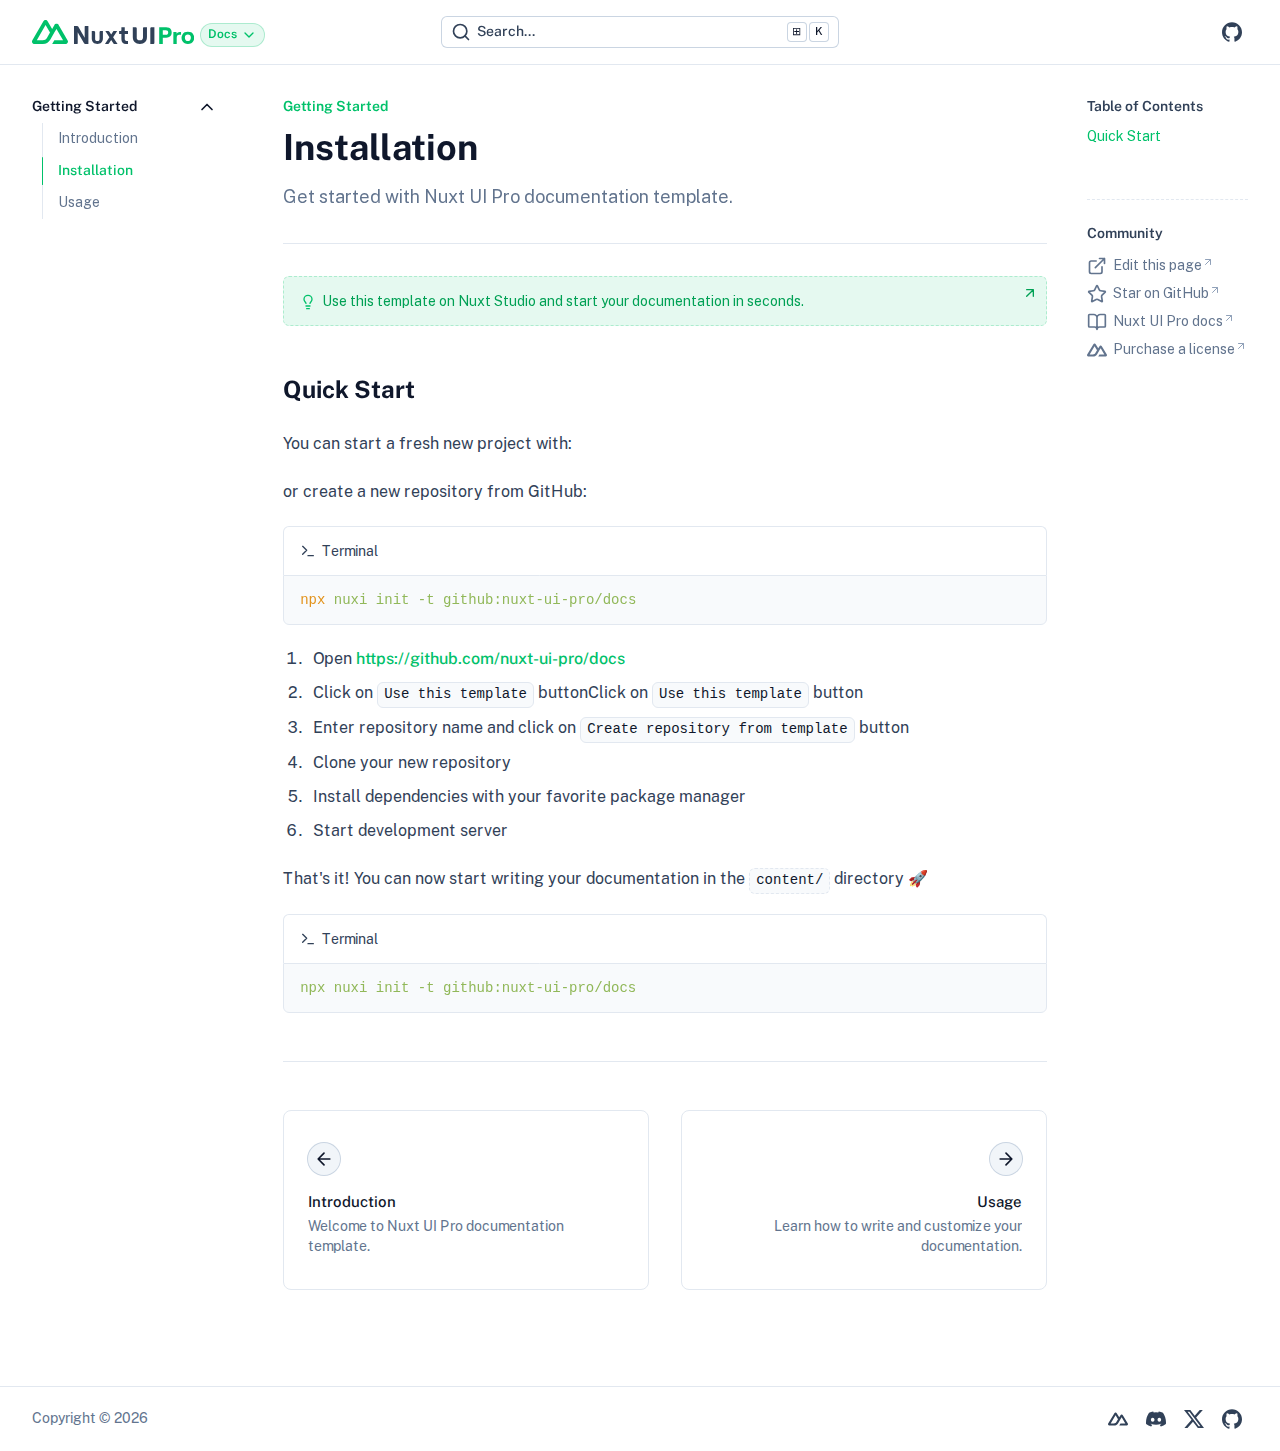
<file: getting-started/installation/index.html>
<!DOCTYPE html><html  lang="en" data-capo=""><head><meta charset="utf-8"><meta name="viewport" content="width=device-width, initial-scale=1"><style id="nuxt-ui-colors" type="text/css">@layer base {
  :root {
  --ui-color-primary-50: var(--color-green-50);
  --ui-color-primary-100: var(--color-green-100);
  --ui-color-primary-200: var(--color-green-200);
  --ui-color-primary-300: var(--color-green-300);
  --ui-color-primary-400: var(--color-green-400);
  --ui-color-primary-500: var(--color-green-500);
  --ui-color-primary-600: var(--color-green-600);
  --ui-color-primary-700: var(--color-green-700);
  --ui-color-primary-800: var(--color-green-800);
  --ui-color-primary-900: var(--color-green-900);
  --ui-color-primary-950: var(--color-green-950);
  --ui-color-secondary-50: var(--color-blue-50);
  --ui-color-secondary-100: var(--color-blue-100);
  --ui-color-secondary-200: var(--color-blue-200);
  --ui-color-secondary-300: var(--color-blue-300);
  --ui-color-secondary-400: var(--color-blue-400);
  --ui-color-secondary-500: var(--color-blue-500);
  --ui-color-secondary-600: var(--color-blue-600);
  --ui-color-secondary-700: var(--color-blue-700);
  --ui-color-secondary-800: var(--color-blue-800);
  --ui-color-secondary-900: var(--color-blue-900);
  --ui-color-secondary-950: var(--color-blue-950);
  --ui-color-success-50: var(--color-green-50);
  --ui-color-success-100: var(--color-green-100);
  --ui-color-success-200: var(--color-green-200);
  --ui-color-success-300: var(--color-green-300);
  --ui-color-success-400: var(--color-green-400);
  --ui-color-success-500: var(--color-green-500);
  --ui-color-success-600: var(--color-green-600);
  --ui-color-success-700: var(--color-green-700);
  --ui-color-success-800: var(--color-green-800);
  --ui-color-success-900: var(--color-green-900);
  --ui-color-success-950: var(--color-green-950);
  --ui-color-info-50: var(--color-blue-50);
  --ui-color-info-100: var(--color-blue-100);
  --ui-color-info-200: var(--color-blue-200);
  --ui-color-info-300: var(--color-blue-300);
  --ui-color-info-400: var(--color-blue-400);
  --ui-color-info-500: var(--color-blue-500);
  --ui-color-info-600: var(--color-blue-600);
  --ui-color-info-700: var(--color-blue-700);
  --ui-color-info-800: var(--color-blue-800);
  --ui-color-info-900: var(--color-blue-900);
  --ui-color-info-950: var(--color-blue-950);
  --ui-color-warning-50: var(--color-yellow-50);
  --ui-color-warning-100: var(--color-yellow-100);
  --ui-color-warning-200: var(--color-yellow-200);
  --ui-color-warning-300: var(--color-yellow-300);
  --ui-color-warning-400: var(--color-yellow-400);
  --ui-color-warning-500: var(--color-yellow-500);
  --ui-color-warning-600: var(--color-yellow-600);
  --ui-color-warning-700: var(--color-yellow-700);
  --ui-color-warning-800: var(--color-yellow-800);
  --ui-color-warning-900: var(--color-yellow-900);
  --ui-color-warning-950: var(--color-yellow-950);
  --ui-color-error-50: var(--color-red-50);
  --ui-color-error-100: var(--color-red-100);
  --ui-color-error-200: var(--color-red-200);
  --ui-color-error-300: var(--color-red-300);
  --ui-color-error-400: var(--color-red-400);
  --ui-color-error-500: var(--color-red-500);
  --ui-color-error-600: var(--color-red-600);
  --ui-color-error-700: var(--color-red-700);
  --ui-color-error-800: var(--color-red-800);
  --ui-color-error-900: var(--color-red-900);
  --ui-color-error-950: var(--color-red-950);
  --ui-color-neutral-50: var(--color-slate-50);
  --ui-color-neutral-100: var(--color-slate-100);
  --ui-color-neutral-200: var(--color-slate-200);
  --ui-color-neutral-300: var(--color-slate-300);
  --ui-color-neutral-400: var(--color-slate-400);
  --ui-color-neutral-500: var(--color-slate-500);
  --ui-color-neutral-600: var(--color-slate-600);
  --ui-color-neutral-700: var(--color-slate-700);
  --ui-color-neutral-800: var(--color-slate-800);
  --ui-color-neutral-900: var(--color-slate-900);
  --ui-color-neutral-950: var(--color-slate-950);
  }
  :root, .light {
  --ui-primary: var(--ui-color-primary-500);
  --ui-secondary: var(--ui-color-secondary-500);
  --ui-success: var(--ui-color-success-500);
  --ui-info: var(--ui-color-info-500);
  --ui-warning: var(--ui-color-warning-500);
  --ui-error: var(--ui-color-error-500);
  }
  .dark {
  --ui-primary: var(--ui-color-primary-400);
  --ui-secondary: var(--ui-color-secondary-400);
  --ui-success: var(--ui-color-success-400);
  --ui-info: var(--ui-color-info-400);
  --ui-warning: var(--ui-color-warning-400);
  --ui-error: var(--ui-color-error-400);
  }
}</style><title>Installation - Nuxt UI Pro - Docs template</title><meta property="og:image" content="/__og-image__/static/getting-started/installation/og.png"><meta property="og:image:type" content="image/png"><meta name="twitter:card" content="summary_large_image"><meta name="twitter:image" content="/__og-image__/static/getting-started/installation/og.png"><meta name="twitter:image:src" content="/__og-image__/static/getting-started/installation/og.png"><meta property="og:image:width" content="1200"><meta name="twitter:image:width" content="1200"><meta property="og:image:height" content="600"><meta name="twitter:image:height" content="600"><style>/*! tailwindcss v4.0.6 | MIT License | https://tailwindcss.com */.shiki span.line{display:block}.shiki span.line.highlight{background-color:color-mix(in oklab,var(--ui-bg-accented) 50%,transparent);margin:0 -16px;padding:0 16px}</style><link rel="stylesheet" href="/_nuxt/entry.BjTuRle4.css" crossorigin><link rel="preload" as="fetch" crossorigin="anonymous" href="/getting-started/installation/_payload.json?794e7919-4083-48ab-88d1-8c29c2b5336d"><link rel="modulepreload" as="script" crossorigin href="/_nuxt/BqzyFEHD.js"><link rel="modulepreload" as="script" crossorigin href="/_nuxt/B1qGJSvF.js"><link rel="modulepreload" as="script" crossorigin href="/_nuxt/ClN5LHtr.js"><link rel="modulepreload" as="script" crossorigin href="/_nuxt/BH90vkt6.js"><link rel="modulepreload" as="script" crossorigin href="/_nuxt/CFsDISyv.js"><link rel="modulepreload" as="script" crossorigin href="/_nuxt/BmlbPuZL.js"><link rel="modulepreload" as="script" crossorigin href="/_nuxt/Ddy_G9Jg.js"><link rel="modulepreload" as="script" crossorigin href="/_nuxt/DnBJkKG0.js"><link rel="modulepreload" as="script" crossorigin href="/_nuxt/BMeAlOWM.js"><link rel="modulepreload" as="script" crossorigin href="/_nuxt/BJ5euhaE.js"><link rel="modulepreload" as="script" crossorigin href="/_nuxt/DyHodBN5.js"><link rel="modulepreload" as="script" crossorigin href="/_nuxt/DhTwASVo.js"><link rel="modulepreload" as="script" crossorigin href="/_nuxt/BiyzJlPy.js"><link rel="modulepreload" as="script" crossorigin href="/_nuxt/CM1y0jHU.js"><link rel="modulepreload" as="script" crossorigin href="/_nuxt/-y739cef.js"><link rel="modulepreload" as="script" crossorigin href="/_nuxt/CnmqJLCQ.js"><link rel="modulepreload" as="script" crossorigin href="/_nuxt/DV5-ciTC.js"><link rel="prefetch" as="style" crossorigin href="/_nuxt/index.BtQOQfDZ.css"><link rel="prefetch" as="script" crossorigin href="/_nuxt/BSVGxpX7.js"><link rel="prefetch" as="script" crossorigin href="/_nuxt/PrMN-bbo.js"><link rel="prefetch" as="script" crossorigin href="/_nuxt/CvdC17w1.js"><link rel="prefetch" as="script" crossorigin href="/_nuxt/DYLs23kt.js"><link rel="icon" href="/favicon.ico"><meta property="og:site_name" content="Nuxt UI Pro - Docs template"><meta property="og:title" content="Installation - Nuxt UI Pro - Docs template"><meta name="description" content="Get started with Nuxt UI Pro documentation template."><meta property="og:description" content="Get started with Nuxt UI Pro documentation template."><script type="module" src="/_nuxt/BqzyFEHD.js" crossorigin></script><style>@layer components {:where(.i-lucide\:arrow-left){display:inline-block;width:1em;height:1em;background-color:currentColor;-webkit-mask-image:var(--svg);mask-image:var(--svg);-webkit-mask-repeat:no-repeat;mask-repeat:no-repeat;-webkit-mask-size:100% 100%;mask-size:100% 100%;--svg:url("data:image/svg+xml,%3Csvg xmlns='http://www.w3.org/2000/svg' viewBox='0 0 24 24' width='24' height='24'%3E%3Cpath fill='none' stroke='black' stroke-linecap='round' stroke-linejoin='round' stroke-width='2' d='m12 19l-7-7l7-7m7 7H5'/%3E%3C/svg%3E")}:where(.i-lucide\:arrow-right){display:inline-block;width:1em;height:1em;background-color:currentColor;-webkit-mask-image:var(--svg);mask-image:var(--svg);-webkit-mask-repeat:no-repeat;mask-repeat:no-repeat;-webkit-mask-size:100% 100%;mask-size:100% 100%;--svg:url("data:image/svg+xml,%3Csvg xmlns='http://www.w3.org/2000/svg' viewBox='0 0 24 24' width='24' height='24'%3E%3Cpath fill='none' stroke='black' stroke-linecap='round' stroke-linejoin='round' stroke-width='2' d='M5 12h14m-7-7l7 7l-7 7'/%3E%3C/svg%3E")}:where(.i-lucide\:arrow-up-right){display:inline-block;width:1em;height:1em;background-color:currentColor;-webkit-mask-image:var(--svg);mask-image:var(--svg);-webkit-mask-repeat:no-repeat;mask-repeat:no-repeat;-webkit-mask-size:100% 100%;mask-size:100% 100%;--svg:url("data:image/svg+xml,%3Csvg xmlns='http://www.w3.org/2000/svg' viewBox='0 0 24 24' width='24' height='24'%3E%3Cpath fill='none' stroke='black' stroke-linecap='round' stroke-linejoin='round' stroke-width='2' d='M7 7h10v10M7 17L17 7'/%3E%3C/svg%3E")}:where(.i-lucide\:book-open){display:inline-block;width:1em;height:1em;background-color:currentColor;-webkit-mask-image:var(--svg);mask-image:var(--svg);-webkit-mask-repeat:no-repeat;mask-repeat:no-repeat;-webkit-mask-size:100% 100%;mask-size:100% 100%;--svg:url("data:image/svg+xml,%3Csvg xmlns='http://www.w3.org/2000/svg' viewBox='0 0 24 24' width='24' height='24'%3E%3Cpath fill='none' stroke='black' stroke-linecap='round' stroke-linejoin='round' stroke-width='2' d='M12 7v14m-9-3a1 1 0 0 1-1-1V4a1 1 0 0 1 1-1h5a4 4 0 0 1 4 4a4 4 0 0 1 4-4h5a1 1 0 0 1 1 1v13a1 1 0 0 1-1 1h-6a3 3 0 0 0-3 3a3 3 0 0 0-3-3z'/%3E%3C/svg%3E")}:where(.i-lucide\:chevron-down){display:inline-block;width:1em;height:1em;background-color:currentColor;-webkit-mask-image:var(--svg);mask-image:var(--svg);-webkit-mask-repeat:no-repeat;mask-repeat:no-repeat;-webkit-mask-size:100% 100%;mask-size:100% 100%;--svg:url("data:image/svg+xml,%3Csvg xmlns='http://www.w3.org/2000/svg' viewBox='0 0 24 24' width='24' height='24'%3E%3Cpath fill='none' stroke='black' stroke-linecap='round' stroke-linejoin='round' stroke-width='2' d='m6 9l6 6l6-6'/%3E%3C/svg%3E")}:where(.i-lucide\:copy){display:inline-block;width:1em;height:1em;background-color:currentColor;-webkit-mask-image:var(--svg);mask-image:var(--svg);-webkit-mask-repeat:no-repeat;mask-repeat:no-repeat;-webkit-mask-size:100% 100%;mask-size:100% 100%;--svg:url("data:image/svg+xml,%3Csvg xmlns='http://www.w3.org/2000/svg' viewBox='0 0 24 24' width='24' height='24'%3E%3Cg fill='none' stroke='black' stroke-linecap='round' stroke-linejoin='round' stroke-width='2'%3E%3Crect width='14' height='14' x='8' y='8' rx='2' ry='2'/%3E%3Cpath d='M4 16c-1.1 0-2-.9-2-2V4c0-1.1.9-2 2-2h10c1.1 0 2 .9 2 2'/%3E%3C/g%3E%3C/svg%3E")}:where(.i-lucide\:external-link){display:inline-block;width:1em;height:1em;background-color:currentColor;-webkit-mask-image:var(--svg);mask-image:var(--svg);-webkit-mask-repeat:no-repeat;mask-repeat:no-repeat;-webkit-mask-size:100% 100%;mask-size:100% 100%;--svg:url("data:image/svg+xml,%3Csvg xmlns='http://www.w3.org/2000/svg' viewBox='0 0 24 24' width='24' height='24'%3E%3Cpath fill='none' stroke='black' stroke-linecap='round' stroke-linejoin='round' stroke-width='2' d='M15 3h6v6m-11 5L21 3m-3 10v6a2 2 0 0 1-2 2H5a2 2 0 0 1-2-2V8a2 2 0 0 1 2-2h6'/%3E%3C/svg%3E")}:where(.i-lucide\:hash){display:inline-block;width:1em;height:1em;background-color:currentColor;-webkit-mask-image:var(--svg);mask-image:var(--svg);-webkit-mask-repeat:no-repeat;mask-repeat:no-repeat;-webkit-mask-size:100% 100%;mask-size:100% 100%;--svg:url("data:image/svg+xml,%3Csvg xmlns='http://www.w3.org/2000/svg' viewBox='0 0 24 24' width='24' height='24'%3E%3Cpath fill='none' stroke='black' stroke-linecap='round' stroke-linejoin='round' stroke-width='2' d='M4 9h16M4 15h16M10 3L8 21m8-18l-2 18'/%3E%3C/svg%3E")}:where(.i-lucide\:lightbulb){display:inline-block;width:1em;height:1em;background-color:currentColor;-webkit-mask-image:var(--svg);mask-image:var(--svg);-webkit-mask-repeat:no-repeat;mask-repeat:no-repeat;-webkit-mask-size:100% 100%;mask-size:100% 100%;--svg:url("data:image/svg+xml,%3Csvg xmlns='http://www.w3.org/2000/svg' viewBox='0 0 24 24' width='24' height='24'%3E%3Cpath fill='none' stroke='black' stroke-linecap='round' stroke-linejoin='round' stroke-width='2' d='M15 14c.2-1 .7-1.7 1.5-2.5c1-.9 1.5-2.2 1.5-3.5A6 6 0 0 0 6 8c0 1 .2 2.2 1.5 3.5c.7.7 1.3 1.5 1.5 2.5m0 4h6m-5 4h4'/%3E%3C/svg%3E")}:where(.i-lucide\:menu){display:inline-block;width:1em;height:1em;background-color:currentColor;-webkit-mask-image:var(--svg);mask-image:var(--svg);-webkit-mask-repeat:no-repeat;mask-repeat:no-repeat;-webkit-mask-size:100% 100%;mask-size:100% 100%;--svg:url("data:image/svg+xml,%3Csvg xmlns='http://www.w3.org/2000/svg' viewBox='0 0 24 24' width='24' height='24'%3E%3Cpath fill='none' stroke='black' stroke-linecap='round' stroke-linejoin='round' stroke-width='2' d='M4 12h16M4 6h16M4 18h16'/%3E%3C/svg%3E")}:where(.i-lucide\:search){display:inline-block;width:1em;height:1em;background-color:currentColor;-webkit-mask-image:var(--svg);mask-image:var(--svg);-webkit-mask-repeat:no-repeat;mask-repeat:no-repeat;-webkit-mask-size:100% 100%;mask-size:100% 100%;--svg:url("data:image/svg+xml,%3Csvg xmlns='http://www.w3.org/2000/svg' viewBox='0 0 24 24' width='24' height='24'%3E%3Cg fill='none' stroke='black' stroke-linecap='round' stroke-linejoin='round' stroke-width='2'%3E%3Ccircle cx='11' cy='11' r='8'/%3E%3Cpath d='m21 21l-4.3-4.3'/%3E%3C/g%3E%3C/svg%3E")}:where(.i-lucide\:star){display:inline-block;width:1em;height:1em;background-color:currentColor;-webkit-mask-image:var(--svg);mask-image:var(--svg);-webkit-mask-repeat:no-repeat;mask-repeat:no-repeat;-webkit-mask-size:100% 100%;mask-size:100% 100%;--svg:url("data:image/svg+xml,%3Csvg xmlns='http://www.w3.org/2000/svg' viewBox='0 0 24 24' width='24' height='24'%3E%3Cpath fill='none' stroke='black' stroke-linecap='round' stroke-linejoin='round' stroke-width='2' d='M11.525 2.295a.53.53 0 0 1 .95 0l2.31 4.679a2.12 2.12 0 0 0 1.595 1.16l5.166.756a.53.53 0 0 1 .294.904l-3.736 3.638a2.12 2.12 0 0 0-.611 1.878l.882 5.14a.53.53 0 0 1-.771.56l-4.618-2.428a2.12 2.12 0 0 0-1.973 0L6.396 21.01a.53.53 0 0 1-.77-.56l.881-5.139a2.12 2.12 0 0 0-.611-1.879L2.16 9.795a.53.53 0 0 1 .294-.906l5.165-.755a2.12 2.12 0 0 0 1.597-1.16z'/%3E%3C/svg%3E")}:where(.i-lucide\:terminal){display:inline-block;width:1em;height:1em;background-color:currentColor;-webkit-mask-image:var(--svg);mask-image:var(--svg);-webkit-mask-repeat:no-repeat;mask-repeat:no-repeat;-webkit-mask-size:100% 100%;mask-size:100% 100%;--svg:url("data:image/svg+xml,%3Csvg xmlns='http://www.w3.org/2000/svg' viewBox='0 0 24 24' width='24' height='24'%3E%3Cpath fill='none' stroke='black' stroke-linecap='round' stroke-linejoin='round' stroke-width='2' d='m4 17l6-6l-6-6m8 14h8'/%3E%3C/svg%3E")}:where(.i-simple-icons\:discord){display:inline-block;width:1em;height:1em;background-color:currentColor;-webkit-mask-image:var(--svg);mask-image:var(--svg);-webkit-mask-repeat:no-repeat;mask-repeat:no-repeat;-webkit-mask-size:100% 100%;mask-size:100% 100%;--svg:url("data:image/svg+xml,%3Csvg xmlns='http://www.w3.org/2000/svg' viewBox='0 0 24 24' width='24' height='24'%3E%3Cpath fill='black' d='M20.317 4.37a19.8 19.8 0 0 0-4.885-1.515a.074.074 0 0 0-.079.037c-.21.375-.444.864-.608 1.25a18.3 18.3 0 0 0-5.487 0a13 13 0 0 0-.617-1.25a.08.08 0 0 0-.079-.037A19.7 19.7 0 0 0 3.677 4.37a.1.1 0 0 0-.032.027C.533 9.046-.32 13.58.099 18.057a.08.08 0 0 0 .031.057a19.9 19.9 0 0 0 5.993 3.03a.08.08 0 0 0 .084-.028a14 14 0 0 0 1.226-1.994a.076.076 0 0 0-.041-.106a13 13 0 0 1-1.872-.892a.077.077 0 0 1-.008-.128a10 10 0 0 0 .372-.292a.07.07 0 0 1 .077-.01c3.928 1.793 8.18 1.793 12.062 0a.07.07 0 0 1 .078.01q.181.149.373.292a.077.077 0 0 1-.006.127a12.3 12.3 0 0 1-1.873.892a.077.077 0 0 0-.041.107c.36.698.772 1.362 1.225 1.993a.08.08 0 0 0 .084.028a19.8 19.8 0 0 0 6.002-3.03a.08.08 0 0 0 .032-.054c.5-5.177-.838-9.674-3.549-13.66a.06.06 0 0 0-.031-.03M8.02 15.33c-1.182 0-2.157-1.085-2.157-2.419c0-1.333.956-2.419 2.157-2.419c1.21 0 2.176 1.096 2.157 2.42c0 1.333-.956 2.418-2.157 2.418m7.975 0c-1.183 0-2.157-1.085-2.157-2.419c0-1.333.955-2.419 2.157-2.419c1.21 0 2.176 1.096 2.157 2.42c0 1.333-.946 2.418-2.157 2.418'/%3E%3C/svg%3E")}:where(.i-simple-icons\:github){display:inline-block;width:1em;height:1em;background-color:currentColor;-webkit-mask-image:var(--svg);mask-image:var(--svg);-webkit-mask-repeat:no-repeat;mask-repeat:no-repeat;-webkit-mask-size:100% 100%;mask-size:100% 100%;--svg:url("data:image/svg+xml,%3Csvg xmlns='http://www.w3.org/2000/svg' viewBox='0 0 24 24' width='24' height='24'%3E%3Cpath fill='black' d='M12 .297c-6.63 0-12 5.373-12 12c0 5.303 3.438 9.8 8.205 11.385c.6.113.82-.258.82-.577c0-.285-.01-1.04-.015-2.04c-3.338.724-4.042-1.61-4.042-1.61C4.422 18.07 3.633 17.7 3.633 17.7c-1.087-.744.084-.729.084-.729c1.205.084 1.838 1.236 1.838 1.236c1.07 1.835 2.809 1.305 3.495.998c.108-.776.417-1.305.76-1.605c-2.665-.3-5.466-1.332-5.466-5.93c0-1.31.465-2.38 1.235-3.22c-.135-.303-.54-1.523.105-3.176c0 0 1.005-.322 3.3 1.23c.96-.267 1.98-.399 3-.405c1.02.006 2.04.138 3 .405c2.28-1.552 3.285-1.23 3.285-1.23c.645 1.653.24 2.873.12 3.176c.765.84 1.23 1.91 1.23 3.22c0 4.61-2.805 5.625-5.475 5.92c.42.36.81 1.096.81 2.22c0 1.606-.015 2.896-.015 3.286c0 .315.21.69.825.57C20.565 22.092 24 17.592 24 12.297c0-6.627-5.373-12-12-12'/%3E%3C/svg%3E")}:where(.i-simple-icons\:nuxtdotjs){display:inline-block;width:1em;height:1em;background-color:currentColor;-webkit-mask-image:var(--svg);mask-image:var(--svg);-webkit-mask-repeat:no-repeat;mask-repeat:no-repeat;-webkit-mask-size:100% 100%;mask-size:100% 100%;--svg:url("data:image/svg+xml,%3Csvg xmlns='http://www.w3.org/2000/svg' viewBox='0 0 24 24' width='24' height='24'%3E%3Cpath fill='black' d='M13.464 19.83h8.922c.283 0 .562-.073.807-.21a1.6 1.6 0 0 0 .591-.574a1.53 1.53 0 0 0 .216-.783a1.53 1.53 0 0 0-.217-.782L17.792 7.414a1.6 1.6 0 0 0-.591-.573a1.65 1.65 0 0 0-.807-.21c-.283 0-.562.073-.807.21a1.6 1.6 0 0 0-.59.573L13.463 9.99L10.47 4.953a1.6 1.6 0 0 0-.591-.573a1.65 1.65 0 0 0-.807-.21c-.284 0-.562.073-.807.21a1.6 1.6 0 0 0-.591.573L.216 17.481a1.53 1.53 0 0 0-.217.782c0 .275.074.545.216.783a1.6 1.6 0 0 0 .59.574c.246.137.525.21.808.21h5.6c2.22 0 3.856-.946 4.982-2.79l2.733-4.593l1.464-2.457l4.395 7.382h-5.859Zm-6.341-2.46l-3.908-.002l5.858-9.842l2.923 4.921l-1.957 3.29c-.748 1.196-1.597 1.632-2.916 1.632'/%3E%3C/svg%3E")}:where(.i-simple-icons\:x){display:inline-block;width:1em;height:1em;background-color:currentColor;-webkit-mask-image:var(--svg);mask-image:var(--svg);-webkit-mask-repeat:no-repeat;mask-repeat:no-repeat;-webkit-mask-size:100% 100%;mask-size:100% 100%;--svg:url("data:image/svg+xml,%3Csvg xmlns='http://www.w3.org/2000/svg' viewBox='0 0 24 24' width='24' height='24'%3E%3Cpath fill='black' d='M18.901 1.153h3.68l-8.04 9.19L24 22.846h-7.406l-5.8-7.584l-6.638 7.584H.474l8.6-9.83L0 1.154h7.594l5.243 6.932ZM17.61 20.644h2.039L6.486 3.24H4.298Z'/%3E%3C/svg%3E")}}</style><link rel="preload" as="fetch" fetchpriority="low" crossorigin="anonymous" href="/_nuxt/builds/meta/794e7919-4083-48ab-88d1-8c29c2b5336d.json"><script>"use strict";(()=>{const t=window,e=document.documentElement,c=["dark","light"],n=getStorageValue("localStorage","nuxt-color-mode")||"system";let i=n==="system"?u():n;const r=e.getAttribute("data-color-mode-forced");r&&(i=r),l(i),t["__NUXT_COLOR_MODE__"]={preference:n,value:i,getColorScheme:u,addColorScheme:l,removeColorScheme:d};function l(o){const s=""+o+"",a="";e.classList?e.classList.add(s):e.className+=" "+s,a&&e.setAttribute("data-"+a,o)}function d(o){const s=""+o+"",a="";e.classList?e.classList.remove(s):e.className=e.className.replace(new RegExp(s,"g"),""),a&&e.removeAttribute("data-"+a)}function f(o){return t.matchMedia("(prefers-color-scheme"+o+")")}function u(){if(t.matchMedia&&f("").media!=="not all"){for(const o of c)if(f(":"+o).matches)return o}return"light"}})();function getStorageValue(t,e){switch(t){case"localStorage":return window.localStorage.getItem(e);case"sessionStorage":return window.sessionStorage.getItem(e);case"cookie":return getCookie(e);default:return null}}function getCookie(t){const c=("; "+window.document.cookie).split("; "+t+"=");if(c.length===2)return c.pop()?.split(";").shift()}</script></head><body><div id="__nuxt" class="isolate"><!--[--><!--[--><!--[--><!--[--><!--[--><div class="nuxt-loading-indicator" style="position:fixed;top:0;right:0;left:0;pointer-events:none;width:auto;height:3px;opacity:0;background:repeating-linear-gradient(to right,#00dc82 0%,#34cdfe 50%,#0047e1 100%);background-size:Infinity% auto;transform:scaleX(0%);transform-origin:left;transition:transform 0.1s, height 0.4s, opacity 0.4s;z-index:999999;"></div><!--[--><!----><!----><!----><header class="bg-(--ui-bg)/75 backdrop-blur border-b border-(--ui-border) sticky top-0 z-50"><!--[--><!--]--><div class="max-w-(--ui-container) mx-auto px-4 sm:px-6 lg:px-8 flex items-center justify-between gap-3 h-(--ui-header-height)"><!--[--><div class="lg:flex-1 flex items-center gap-1.5"><!----><!--[--><a href="/" class=""><svg width="1352" height="200" viewbox="0 0 1352 200" fill="none" xmlns="http://www.w3.org/2000/svg" class="w-auto h-6 shrink-0"><path d="M377 200C379.16 200 381 198.209 381 196V103C381 103 386 112 395 127L434 194C435.785 197.74 439.744 200 443 200H470V50H443C441.202 50 439 51.4941 439 54V148L421 116L385 55C383.248 51.8912 379.479 50 376 50H350V200H377Z" fill="currentColor"></path><path d="M726 92H739C742.314 92 745 89.3137 745 86V60H773V92H800V116H773V159C773 169.5 778.057 174 787 174H800V200H783C759.948 200 745 185.071 745 160V116H726V92Z" fill="currentColor"></path><path d="M591 92V154C591 168.004 585.742 179.809 578 188C570.258 196.191 559.566 200 545 200C530.434 200 518.742 196.191 511 188C503.389 179.809 498 168.004 498 154V92H514C517.412 92 520.769 92.622 523 95C525.231 97.2459 526 98.5652 526 102V154C526 162.059 526.457 167.037 530 171C533.543 174.831 537.914 176 545 176C552.217 176 555.457 174.831 559 171C562.543 167.037 563 162.059 563 154V102C563 98.5652 563.769 96.378 566 94C567.96 91.9107 570.028 91.9599 573 92C573.411 92.0055 574.586 92 575 92H591Z" fill="currentColor"></path><path d="M676 144L710 92H684C680.723 92 677.812 93.1758 676 96L660 120L645 97C643.188 94.1758 639.277 92 636 92H611L645 143L608 200H634C637.25 200 640.182 196.787 642 194L660 167L679 195C680.818 197.787 683.75 200 687 200H713L676 144Z" fill="currentColor"></path><path d="M168 200H279C282.542 200 285.932 198.756 289 197C292.068 195.244 295.23 193.041 297 190C298.77 186.959 300.002 183.51 300 179.999C299.998 176.488 298.773 173.04 297 170.001L222 41C220.23 37.96 218.067 35.7552 215 34C211.933 32.2448 207.542 31 204 31C200.458 31 197.067 32.2448 194 34C190.933 35.7552 188.77 37.96 187 41L168 74L130 9.99764C128.228 6.95784 126.068 3.75491 123 2C119.932 0.245087 116.542 0 113 0C109.458 0 106.068 0.245087 103 2C99.9323 3.75491 96.7717 6.95784 95 9.99764L2 170.001C0.226979 173.04 0.00154312 176.488 1.90993e-06 179.999C-0.0015393 183.51 0.229648 186.959 2 190C3.77035 193.04 6.93245 195.244 10 197C13.0675 198.756 16.4578 200 20 200H90C117.737 200 137.925 187.558 152 164L186 105L204 74L259 168H186L168 200ZM89 168H40L113 42L150 105L125.491 147.725C116.144 163.01 105.488 168 89 168Z" fill="var(--ui-primary)"></path><path d="M958 60.0001H938C933.524 60.0001 929.926 59.9395 927 63C924.074 65.8905 925 67.5792 925 72V141C925 151.372 923.648 156.899 919 162C914.352 166.931 908.468 169 899 169C889.705 169 882.648 166.931 878 162C873.352 156.899 873 151.372 873 141V72.0001C873 67.5793 872.926 65.8906 870 63.0001C867.074 59.9396 863.476 60.0001 859 60.0001H840V141C840 159.023 845.016 173.458 855 184C865.156 194.542 879.893 200 899 200C918.107 200 932.844 194.542 943 184C953.156 173.458 958 159.023 958 141V60.0001Z" fill="currentColor"></path><path fill-rule="evenodd" clip-rule="evenodd" d="M1000 60.0233L1020 60V77L1020 128V156.007L1020 181L1020 189.004C1020 192.938 1019.98 194.429 1017 197.001C1014.02 199.725 1009.56 200 1005 200H986.001V181.006L986 130.012V70.0215C986 66.1576 986.016 64.5494 989 62.023C991.819 59.6358 995.437 60.0233 1000 60.0233Z" fill="currentColor"></path><path d="M1060 200V60H1117C1126.67 60 1134.98 61.2896 1142 65C1149.16 68.7104 1155.29 74.3744 1159 81C1162.71 87.6256 1164 95.3867 1164 104C1164 112.481 1162.71 120.374 1159 127C1155.29 133.626 1149.16 138.157 1142 142C1134.98 145.71 1126.67 148 1117 148H1090V200H1060ZM1115 123C1121.63 123 1126.69 121.578 1130 118C1133.31 114.29 1135 109.433 1135 104C1135 98.567 1133.31 93.5778 1130 90C1126.69 86.2896 1121.63 85 1115 85H1090V123H1115Z" fill="var(--ui-primary)"></path><path d="M1226 123C1219.37 123 1214.31 124.965 1211 130C1207.69 135.035 1206 142.122 1206 151V200H1178V100H1200C1203.31 100 1206 102.686 1206 106V116C1208.65 109.904 1211.16 106.518 1215 104C1218.98 101.482 1224.77 100 1231 100H1242V123H1226Z" fill="var(--ui-primary)"></path><path d="M1299 200C1288.93 200 1280.08 197.373 1272 193C1263.92 188.495 1257.51 182.818 1253 175C1248.49 167.049 1246 157.806 1246 148C1246 138.194 1248.49 129.818 1253 122C1257.51 114.049 1263.92 107.373 1272 103C1280.08 98.4946 1288.93 97 1299 97C1309.07 97 1318.92 98.4946 1327 103C1335.08 107.373 1340.49 114.049 1345 122C1349.51 129.818 1352 138.194 1352 148C1352 157.806 1349.51 167.049 1345 175C1340.49 182.818 1335.08 188.495 1327 193C1318.92 197.373 1309.07 200 1299 200ZM1299 176C1306.42 176 1312.36 173.168 1317 168C1321.64 162.832 1324 156.216 1324 148C1324 139.652 1321.64 133.168 1317 128C1312.36 122.832 1306.42 120 1299 120C1291.58 120 1285.64 122.832 1281 128C1276.36 133.168 1274 139.652 1274 148C1274 156.216 1276.36 162.832 1281 168C1285.64 173.168 1291.58 176 1299 176Z" fill="var(--ui-primary)"></path></svg></a><!--[--><!--[--><!--[--><!--[--><button type="button" id="reka-dropdown-menu-trigger-v-0-0" aria-haspopup="menu" aria-expanded="false" data-state="closed" class="inline-flex items-center focus:outline-hidden disabled:cursor-not-allowed aria-disabled:cursor-not-allowed disabled:opacity-75 aria-disabled:opacity-75 transition-colors px-2 py-1 text-xs gap-1 text-(--ui-primary) ring ring-inset ring-(--ui-primary)/25 bg-(--ui-primary)/10 hover:bg-(--ui-primary)/15 disabled:bg-(--ui-primary)/10 aria-disabled:bg-(--ui-primary)/10 focus-visible:ring-2 focus-visible:ring-(--ui-primary) -mb-[6px] font-semibold rounded-full truncate"><!--[--><!--[--><!--[--><!----><!--]--><!--[--><span class="truncate">Docs</span><!--]--><!--[--><span class="iconify i-lucide:chevron-down shrink-0 size-4 transition-transform duration-200" aria-hidden="true" style=""></span><!--]--><!--]--><!--]--></button><!--]--><!--[--><!----><!----><!--]--><!--]--><!--]--><!--]--><!--]--></div><div class="hidden lg:flex flex-1"><!--[--><!--[--><button type="button" aria-label="Search" class="rounded-[calc(var(--ui-radius)*1.5)] font-medium inline-flex items-center focus:outline-hidden disabled:cursor-not-allowed aria-disabled:cursor-not-allowed disabled:opacity-75 aria-disabled:opacity-75 transition-colors px-2.5 py-1.5 text-sm gap-1.5 ring ring-inset ring-(--ui-border-accented) text-(--ui-text) bg-(--ui-bg) hover:bg-(--ui-bg-elevated) disabled:bg-(--ui-bg) aria-disabled:bg-(--ui-bg) focus-visible:ring-2 focus-visible:ring-(--ui-border-inverted) w-full"><!--[--><!--[--><!--[--><span class="iconify i-lucide:search shrink-0 size-5" aria-hidden="true" style=""></span><!--]--><!--[--><span class="truncate">Search...</span><!--]--><!--[--><!--[--><div class="flex items-center gap-0.5 ms-auto"><kbd class="inline-flex items-center justify-center px-1 rounded-(--ui-radius) font-medium font-sans bg-(--ui-bg) text-(--ui-text-highlighted) ring ring-inset ring-(--ui-border-accented) h-5 min-w-[20px] text-[11px]"><!--[--> <!--]--></kbd><kbd class="inline-flex items-center justify-center px-1 rounded-(--ui-radius) font-medium font-sans bg-(--ui-bg) text-(--ui-text-highlighted) ring ring-inset ring-(--ui-border-accented) h-5 min-w-[20px] text-[11px]"><!--[-->K<!--]--></kbd></div><!--]--><!--]--><!--]--><!--]--></button><!--]--><!--]--></div><div class="flex items-center justify-end lg:flex-1 gap-1.5"><!--[--><!--[--><button type="button" aria-label="Search" class="rounded-[calc(var(--ui-radius)*1.5)] font-medium inline-flex items-center focus:outline-hidden disabled:cursor-not-allowed aria-disabled:cursor-not-allowed disabled:opacity-75 aria-disabled:opacity-75 transition-colors text-sm gap-1.5 text-(--ui-text) hover:bg-(--ui-bg-elevated) focus-visible:bg-(--ui-bg-elevated) hover:disabled:bg-transparent dark:hover:disabled:bg-transparent hover:aria-disabled:bg-transparent dark:hover:aria-disabled:bg-transparent p-1.5 lg:hidden"><!--[--><!--[--><!--[--><span class="iconify i-lucide:search shrink-0 size-5" aria-hidden="true" style=""></span><!--]--><!--[--><!----><!--]--><!--[--><!----><!--]--><!--]--><!--]--></button><!--]--><!--[--><!--[--><div class="size-8"></div><!--]--><!--]--><!--[--><!--[--><a href="https://github.com/nuxt-ui-pro/docs/tree/v3" rel="noopener noreferrer" target="_blank" aria-label="GitHub" class="rounded-[calc(var(--ui-radius)*1.5)] font-medium inline-flex items-center focus:outline-hidden disabled:cursor-not-allowed aria-disabled:cursor-not-allowed disabled:opacity-75 aria-disabled:opacity-75 transition-colors text-sm gap-1.5 text-(--ui-text) hover:bg-(--ui-bg-elevated) focus-visible:bg-(--ui-bg-elevated) hover:disabled:bg-transparent dark:hover:disabled:bg-transparent hover:aria-disabled:bg-transparent dark:hover:aria-disabled:bg-transparent p-1.5"><!--[--><!--[--><!--[--><span class="iconify i-simple-icons:github shrink-0 size-5" aria-hidden="true" style=""></span><!--]--><!--[--><!----><!--]--><!--[--><!----><!--]--><!--]--><!--]--></a><!--]--><!--]--><!--]--><!--[--><!--[--><button type="button" aria-label="Open menu" class="rounded-[calc(var(--ui-radius)*1.5)] font-medium inline-flex items-center focus:outline-hidden disabled:cursor-not-allowed aria-disabled:cursor-not-allowed disabled:opacity-75 aria-disabled:opacity-75 transition-colors text-sm gap-1.5 text-(--ui-text) hover:bg-(--ui-bg-elevated) focus-visible:bg-(--ui-bg-elevated) hover:disabled:bg-transparent dark:hover:disabled:bg-transparent hover:aria-disabled:bg-transparent dark:hover:aria-disabled:bg-transparent p-1.5 lg:hidden -me-1.5"><!--[--><!--[--><!--[--><span class="iconify i-lucide:menu shrink-0 size-5" aria-hidden="true" style=""></span><!--]--><!--[--><!----><!--]--><!--[--><!----><!--]--><!--]--><!--]--></button><!--]--><!--]--></div><!--]--></div><!--[--><!--]--></header><!--[--><!----><!----><!--]--><!--]--><main class="min-h-[calc(100vh-var(--ui-header-height))]"><!--[--><div class="max-w-(--ui-container) mx-auto px-4 sm:px-6 lg:px-8"><!--[--><div class="flex flex-col lg:grid lg:grid-cols-10 lg:gap-10"><aside class="hidden overflow-y-auto lg:block lg:max-h-[calc(100vh-var(--ui-header-height))] lg:sticky lg:top-(--ui-header-height) py-8 lg:ps-4 lg:-ms-4 lg:pe-6.5 lg:col-span-2"><div class="relative"><!----><!--[--><!--[--><!----><nav class=""><ul class="isolate -mx-2.5 -mt-1.5"><!--[--><!--[--><!--[--><li data-state="open" data-orientation="vertical" class="flex flex-col data-[state=open]:mb-1.5"><!--[--><!--[--><button type="button" aria-controls aria-expanded="true" data-state="open" id="reka-accordion-trigger-v-0-5-0" data-reka-collection-item data-orientation="vertical" class="group relative w-full px-2.5 py-1.5 before:inset-y-px before:inset-x-0 flex items-center gap-1.5 text-sm before:absolute before:z-[-1] before:rounded-[calc(var(--ui-radius)*1.5)] focus:outline-none focus-visible:outline-none focus-visible:before:ring-inset focus-visible:before:ring-2 focus-visible:before:ring-(--ui-primary) text-(--ui-text-muted) hover:text-(--ui-text-highlighted) hover:before:bg-(--ui-bg-elevated)/50 data-[state=open]:text-(--ui-text-highlighted) transition-colors before:transition-colors font-semibold focus-visible:ring-(--ui-primary)"><!--[--><!--[--><!--[--><!--[--><!----><!--]--><span class="truncate"><!--[-->Getting Started<!--]--><!----></span><span class="ms-auto inline-flex gap-1.5 items-center"><!--[--><!----><span class="iconify i-lucide:chevron-down size-5 transform transition-transform duration-200 shrink-0 group-data-[state=open]:rotate-180" aria-hidden="true" style=""></span><!--]--></span><!--]--><!--]--><!--]--></button><div role="region" aria-labelledby="reka-accordion-trigger-v-0-5-0" data-orientation="vertical" style="--reka-accordion-content-width:var(--reka-collapsible-content-width);--reka-accordion-content-height:var(--reka-collapsible-content-height);--reka-collapsible-content-height:0px;--reka-collapsible-content-width:0px;" class="data-[state=open]:animate-[accordion-down_200ms_ease-out] data-[state=closed]:animate-[accordion-up_200ms_ease-out] overflow-hidden focus:outline-none" id="reka-collapsible-content-v-0-5-1"><!--[--><!--[--><!--[--><!----><ul class="ms-5 border-s border-(--ui-border)"><!--[--><!--[--><!--[--><li class="ps-1.5 -ms-px"><!--[--><a href="/getting-started" class="group relative w-full px-2.5 py-1.5 before:inset-y-px before:inset-x-0 flex items-center gap-1.5 text-sm before:absolute before:z-[-1] before:rounded-[calc(var(--ui-radius)*1.5)] focus:outline-none focus-visible:outline-none focus-visible:before:ring-inset focus-visible:before:ring-2 focus-visible:before:ring-(--ui-primary) text-(--ui-text-muted) after:absolute after:-left-1.5 after:inset-y-0.5 after:block after:w-px after:rounded-full after:transition-colors hover:text-(--ui-text-highlighted) hover:before:bg-(--ui-bg-elevated)/50 data-[state=open]:text-(--ui-text-highlighted) transition-colors before:transition-colors"><!--[--><!--[--><!--[--><!----><!--]--><span class="truncate"><!--[-->Introduction<!--]--><!----></span><!----><!--]--><!--]--></a><!--]--></li><!--]--><!--[--><li class="ps-1.5 -ms-px"><!--[--><a href="/getting-started/installation" class="group relative w-full px-2.5 py-1.5 before:inset-y-px before:inset-x-0 flex items-center gap-1.5 text-sm before:absolute before:z-[-1] before:rounded-[calc(var(--ui-radius)*1.5)] focus:outline-none focus-visible:outline-none focus-visible:before:ring-inset focus-visible:before:ring-2 focus-visible:before:ring-(--ui-primary) font-medium after:absolute after:-left-1.5 after:inset-y-0.5 after:block after:w-px after:rounded-full after:transition-colors text-(--ui-primary) hover:before:bg-(--ui-bg-elevated)/50 before:transition-colors after:bg-(--ui-primary)"><!--[--><!--[--><!--[--><!----><!--]--><span class="truncate"><!--[-->Installation<!--]--><!----></span><!----><!--]--><!--]--></a><!--]--></li><!--]--><!--[--><li class="ps-1.5 -ms-px"><!--[--><a href="/getting-started/usage" class="group relative w-full px-2.5 py-1.5 before:inset-y-px before:inset-x-0 flex items-center gap-1.5 text-sm before:absolute before:z-[-1] before:rounded-[calc(var(--ui-radius)*1.5)] focus:outline-none focus-visible:outline-none focus-visible:before:ring-inset focus-visible:before:ring-2 focus-visible:before:ring-(--ui-primary) text-(--ui-text-muted) after:absolute after:-left-1.5 after:inset-y-0.5 after:block after:w-px after:rounded-full after:transition-colors hover:text-(--ui-text-highlighted) hover:before:bg-(--ui-bg-elevated)/50 data-[state=open]:text-(--ui-text-highlighted) transition-colors before:transition-colors"><!--[--><!--[--><!--[--><!----><!--]--><span class="truncate"><!--[-->Usage<!--]--><!----></span><!----><!--]--><!--]--></a><!--]--></li><!--]--><!--]--><!--]--></ul><!--]--><!--]--><!--]--></div><!--]--><!--]--></li><!--]--><!--]--><!--]--></ul></nav><!--]--><!--]--><!--[--><!--]--></div></aside><div class="lg:col-span-8"><!--[--><!--[--><div class="flex flex-col lg:grid lg:grid-cols-10 lg:gap-10"><!----><div class="lg:col-span-8"><!--[--><div class="relative border-b border-(--ui-border) py-8"><div class="mb-2.5 text-sm font-semibold text-(--ui-primary) flex items-center gap-1.5"><!--[-->Getting Started<!--]--></div><div class=""><div class="flex flex-col lg:flex-row lg:items-center lg:justify-between gap-4"><h1 class="text-3xl sm:text-4xl text-pretty font-bold text-(--ui-text-highlighted)"><!--[-->Installation<!--]--></h1><!----></div><div class="text-lg text-pretty text-(--ui-text-muted) mt-4"><!--[-->Get started with Nuxt UI Pro documentation template.<!--]--></div><!--[--><!--]--></div></div><div class="mt-8 pb-24 space-y-12"><!--[--><div><div class="group relative block px-4 py-3 rounded-[calc(var(--ui-radius)*1.5)] text-sm/6 my-5 last:mb-0 [&amp;_code]:text-xs/5 [&amp;_code]:bg-(--ui-bg) [&amp;_pre]:bg-(--ui-bg) [&amp;&gt;div]:my-2.5 [&amp;_ul]:my-2.5 [&amp;_ol]:my-2.5 [&amp;&gt;*]:last:!mb-0 [&amp;_ul]:ps-4.5 [&amp;_ol]:ps-4.5 [&amp;_li]:my-0 transition-colors border border-(--ui-success)/25 bg-(--ui-success)/10 text-(--ui-color-success-600) dark:text-(--ui-color-success-300) [&amp;_a]:text-(--ui-success) [&amp;_a]:hover:border-(--ui-success) [&amp;_code]:text-(--ui-color-success-600) dark:[&amp;_code]:text-(--ui-color-success-300) [&amp;_code]:border-(--ui-success)/25 [&amp;_a]:hover:[&amp;&gt;code]:border-(--ui-success) [&amp;_a]:hover:[&amp;&gt;code]:text-(--ui-success) [&amp;&gt;ul]:marker:text-(--ui-success)/50 border-dashed hover:border-(--ui-success)"><a href="https://content.nuxt.com/templates/docs" rel="noopener noreferrer" target="_blank" class="focus:outline-none" tabindex="-1"><span class="absolute inset-0" aria-hidden="true"></span></a><span class="iconify i-lucide:lightbulb size-4 shrink-0 align-sub me-1.5 transition-colors text-(--ui-success)" aria-hidden="true" style=""></span><span class="iconify i-lucide:arrow-up-right size-4 align-top absolute right-2 top-2 pointer-events-none transition-colors text-(--ui-color-success-600) dark:text-(--ui-color-success-300) group-hover:text-(--ui-success)" aria-hidden="true" style=""></span><!--[--><!--[-->Use this template on Nuxt Studio and start your documentation in seconds.<!--]--><!--]--></div><h2 id="quick-start" class="relative text-2xl text-(--ui-text-highlighted) font-bold mt-12 mb-6 scroll-mt-[calc(48px+45px+var(--ui-header-height))] lg:scroll-mt-[calc(48px+var(--ui-header-height))] [&amp;&gt;a]:focus-visible:outline-(--ui-primary) [&amp;&gt;a&gt;code]:border-dashed hover:[&amp;&gt;a&gt;code]:border-(--ui-primary) hover:[&amp;&gt;a&gt;code]:text-(--ui-primary) [&amp;&gt;a&gt;code]:text-xl/7 [&amp;&gt;a&gt;code]:font-bold [&amp;&gt;a&gt;code]:transition-colors"><a href="#quick-start" class="group lg:ps-2 lg:-ms-2"><span class="absolute -ms-8 top-1 opacity-0 group-hover:opacity-100 group-focus:opacity-100 p-1 bg-(--ui-bg-elevated) hover:text-(--ui-primary) rounded-[calc(var(--ui-radius)*1.5)] hidden lg:flex text-(--ui-text-muted) transition"><span class="iconify i-lucide:hash size-4 shrink-0" aria-hidden="true" style=""></span></span><!--[-->Quick Start<!--]--></a></h2><p class="my-5 leading-7 text-pretty"><!--[-->You can start a fresh new project with:<!--]--></p><p class="my-5 leading-7 text-pretty"><!--[-->or create a new repository from GitHub:<!--]--></p><div class="relative group [&amp;&gt;pre]:rounded-t-none [&amp;&gt;pre]:my-0 my-5" style=""><div class="flex items-center gap-1.5 border border-(--ui-border-muted) bg-(--ui-bg) border-b-0 relative rounded-t-[calc(var(--ui-radius)*1.5)] px-4 py-3"><span class="iconify i-lucide:terminal size-4 shrink-0" aria-hidden="true" style=""></span><span class="text-(--ui-text) text-sm/6">Terminal</span></div><!--[--><button type="button" aria-label="Copy code to clipboard" tabindex="-1" class="rounded-[calc(var(--ui-radius)*1.5)] font-medium inline-flex items-center focus:outline-hidden disabled:cursor-not-allowed aria-disabled:cursor-not-allowed disabled:opacity-75 aria-disabled:opacity-75 text-xs gap-1.5 ring ring-inset ring-(--ui-border-accented) text-(--ui-text) bg-(--ui-bg) hover:bg-(--ui-bg-elevated) disabled:bg-(--ui-bg) aria-disabled:bg-(--ui-bg) focus-visible:ring-2 focus-visible:ring-(--ui-border-inverted) p-1.5 absolute top-[11px] right-[11px] opacity-0 group-hover:opacity-100 transition"><!--[--><!--[--><!--[--><span class="iconify i-lucide:copy shrink-0 size-4" aria-hidden="true" style=""></span><!--]--><!--[--><!----><!--]--><!--[--><!----><!--]--><!--]--><!--]--></button><!--]--><pre class="group font-mono text-sm/6 border border-(--ui-border-muted) bg-(--ui-bg-muted) rounded-[calc(var(--ui-radius)*1.5)] px-4 py-3 whitespace-pre-wrap break-words overflow-x-auto focus:outline-none language-bash shiki shiki-themes material-theme-lighter material-theme material-theme-palenight" style=""><!--[--><code><span class="line" line="1"><span class="sYGMc">npx</span><span class="sIEYB"> nuxi</span><span class="sIEYB"> init</span><span class="sIEYB"> -t</span><span class="sIEYB"> github:nuxt-ui-pro/docs
</span></span></code><!--]--></pre></div><ol class="list-decimal ps-6 my-5"><!--[--><li class="my-1.5 ps-1.5 leading-7 [&amp;&gt;ul]:my-0"><!--[-->Open <a href="https://github.com/nuxt-ui-pro/docs" rel="nofollow" class="text-(--ui-primary) border-b border-transparent hover:border-(--ui-primary) font-medium focus-visible:outline-(--ui-primary) [&amp;&gt;code]:border-dashed hover:[&amp;&gt;code]:border-(--ui-primary) hover:[&amp;&gt;code]:text-(--ui-primary) transition-colors [&amp;&gt;code]:transition-colors"><!--[-->https://github.com/nuxt-ui-pro/docs<!--]--></a><!--]--></li><li class="my-1.5 ps-1.5 leading-7 [&amp;&gt;ul]:my-0"><!--[-->Click on <code class="px-1.5 py-0.5 text-sm font-mono font-medium rounded-[calc(var(--ui-radius)*1.5)] inline-block border border-(--ui-border-muted) text-(--ui-text-highlighted) bg-(--ui-bg-muted)"><!--[-->Use this template<!--]--></code> buttonClick on <code class="px-1.5 py-0.5 text-sm font-mono font-medium rounded-[calc(var(--ui-radius)*1.5)] inline-block border border-(--ui-border-muted) text-(--ui-text-highlighted) bg-(--ui-bg-muted)"><!--[-->Use this template<!--]--></code> button<!--]--></li><li class="my-1.5 ps-1.5 leading-7 [&amp;&gt;ul]:my-0"><!--[-->Enter repository name and click on <code class="px-1.5 py-0.5 text-sm font-mono font-medium rounded-[calc(var(--ui-radius)*1.5)] inline-block border border-(--ui-border-muted) text-(--ui-text-highlighted) bg-(--ui-bg-muted)"><!--[-->Create repository from template<!--]--></code> button<!--]--></li><li class="my-1.5 ps-1.5 leading-7 [&amp;&gt;ul]:my-0"><!--[-->Clone your new repository<!--]--></li><li class="my-1.5 ps-1.5 leading-7 [&amp;&gt;ul]:my-0"><!--[-->Install dependencies with your favorite package manager<!--]--></li><li class="my-1.5 ps-1.5 leading-7 [&amp;&gt;ul]:my-0"><!--[-->Start development server<!--]--></li><!--]--></ol><p class="my-5 leading-7 text-pretty"><!--[-->That&#39;s it! You can now start writing your documentation in the <a href="https://content.nuxt.com/usage/content-directory" rel="nofollow" class="text-(--ui-primary) border-b border-transparent hover:border-(--ui-primary) font-medium focus-visible:outline-(--ui-primary) [&amp;&gt;code]:border-dashed hover:[&amp;&gt;code]:border-(--ui-primary) hover:[&amp;&gt;code]:text-(--ui-primary) transition-colors [&amp;&gt;code]:transition-colors"><!--[--><code class="px-1.5 py-0.5 text-sm font-mono font-medium rounded-[calc(var(--ui-radius)*1.5)] inline-block border border-(--ui-border-muted) text-(--ui-text-highlighted) bg-(--ui-bg-muted)"><!--[-->content/<!--]--></code><!--]--></a> directory 🚀<!--]--></p><div class="relative group [&amp;&gt;pre]:rounded-t-none [&amp;&gt;pre]:my-0 my-5" style=""><div class="flex items-center gap-1.5 border border-(--ui-border-muted) bg-(--ui-bg) border-b-0 relative rounded-t-[calc(var(--ui-radius)*1.5)] px-4 py-3"><span class="iconify i-lucide:terminal size-4 shrink-0" aria-hidden="true" style=""></span><span class="text-(--ui-text) text-sm/6">Terminal</span></div><!--[--><button type="button" aria-label="Copy code to clipboard" tabindex="-1" class="rounded-[calc(var(--ui-radius)*1.5)] font-medium inline-flex items-center focus:outline-hidden disabled:cursor-not-allowed aria-disabled:cursor-not-allowed disabled:opacity-75 aria-disabled:opacity-75 text-xs gap-1.5 ring ring-inset ring-(--ui-border-accented) text-(--ui-text) bg-(--ui-bg) hover:bg-(--ui-bg-elevated) disabled:bg-(--ui-bg) aria-disabled:bg-(--ui-bg) focus-visible:ring-2 focus-visible:ring-(--ui-border-inverted) p-1.5 absolute top-[11px] right-[11px] opacity-0 group-hover:opacity-100 transition"><!--[--><!--[--><!--[--><span class="iconify i-lucide:copy shrink-0 size-4" aria-hidden="true" style=""></span><!--]--><!--[--><!----><!--]--><!--[--><!----><!--]--><!--]--><!--]--></button><!--]--><pre class="group font-mono text-sm/6 border border-(--ui-border-muted) bg-(--ui-bg-muted) rounded-[calc(var(--ui-radius)*1.5)] px-4 py-3 whitespace-pre-wrap break-words overflow-x-auto focus:outline-none language-yaml shiki shiki-themes material-theme-lighter material-theme material-theme-palenight" style=""><!--[--><code><span class="line" line="1"><span class="sIEYB">npx nuxi init -t github:nuxt-ui-pro/docs
</span></span></code><!--]--></pre></div><style>html pre.shiki code .sYGMc, html code.shiki .sYGMc{--shiki-light:#E2931D;--shiki-default:#FFCB6B;--shiki-dark:#FFCB6B}html pre.shiki code .sIEYB, html code.shiki .sIEYB{--shiki-light:#91B859;--shiki-default:#C3E88D;--shiki-dark:#C3E88D}html .light .shiki span {color: var(--shiki-light);background: var(--shiki-light-bg);font-style: var(--shiki-light-font-style);font-weight: var(--shiki-light-font-weight);text-decoration: var(--shiki-light-text-decoration);}html.light .shiki span {color: var(--shiki-light);background: var(--shiki-light-bg);font-style: var(--shiki-light-font-style);font-weight: var(--shiki-light-font-weight);text-decoration: var(--shiki-light-text-decoration);}html .default .shiki span {color: var(--shiki-default);background: var(--shiki-default-bg);font-style: var(--shiki-default-font-style);font-weight: var(--shiki-default-font-weight);text-decoration: var(--shiki-default-text-decoration);}html .shiki span {color: var(--shiki-default);background: var(--shiki-default-bg);font-style: var(--shiki-default-font-style);font-weight: var(--shiki-default-font-weight);text-decoration: var(--shiki-default-text-decoration);}html .dark .shiki span {color: var(--shiki-dark);background: var(--shiki-dark-bg);font-style: var(--shiki-dark-font-style);font-weight: var(--shiki-dark-font-weight);text-decoration: var(--shiki-dark-text-decoration);}html.dark .shiki span {color: var(--shiki-dark);background: var(--shiki-dark-bg);font-style: var(--shiki-dark-font-style);font-weight: var(--shiki-dark-font-weight);text-decoration: var(--shiki-dark-text-decoration);}</style></div><div data-orientation="horizontal" role="separator" class="flex items-center align-center text-center w-full flex-row"><!--[--><!--[--><div class="border-(--ui-border) w-full border-solid border-t"></div><!----><!--]--><!--]--></div><!--[--><!----><div class="grid sm:grid-cols-2 gap-8"><a href="/getting-started" class="group block px-6 py-8 rounded-[calc(var(--ui-radius)*2)] border border-(--ui-border) hover:bg-(--ui-bg-elevated)/50 focus-visible:outline-(--ui-primary) transition-colors"><!--[--><!--[--><!--[--><div class="inline-flex items-center rounded-full p-1.5 bg-(--ui-bg-elevated) group-hover:bg-(--ui-primary)/10 ring ring-(--ui-border-accented) mb-4 group-hover:ring-(--ui-primary)/50 transition"><!--[--><span class="iconify i-lucide:arrow-left size-5 shrink-0 text-(--ui-text-highlighted) group-hover:text-(--ui-primary) transition-[color,translate] group-active:-translate-x-0.5" aria-hidden="true" style=""></span><!--]--></div><p class="font-medium text-[15px] text-(--ui-text-highlighted) mb-1 truncate"><!--[-->Introduction<!--]--></p><p class="text-sm text-(--ui-text-muted) line-clamp-2"><!--[-->Welcome to Nuxt UI Pro documentation template.<!--]--></p><!--]--><!--]--><!--]--></a><a href="/getting-started/usage" class="group block px-6 py-8 rounded-[calc(var(--ui-radius)*2)] border border-(--ui-border) hover:bg-(--ui-bg-elevated)/50 focus-visible:outline-(--ui-primary) transition-colors text-right"><!--[--><!--[--><!--[--><div class="inline-flex items-center rounded-full p-1.5 bg-(--ui-bg-elevated) group-hover:bg-(--ui-primary)/10 ring ring-(--ui-border-accented) mb-4 group-hover:ring-(--ui-primary)/50 transition"><!--[--><span class="iconify i-lucide:arrow-right size-5 shrink-0 text-(--ui-text-highlighted) group-hover:text-(--ui-primary) transition-[color,translate] group-active:translate-x-0.5" aria-hidden="true" style=""></span><!--]--></div><p class="font-medium text-[15px] text-(--ui-text-highlighted) mb-1 truncate"><!--[-->Usage<!--]--></p><p class="text-sm text-(--ui-text-muted) line-clamp-2"><!--[-->Learn how to write and customize your documentation.<!--]--></p><!--]--><!--]--><!--]--></a></div><!--]--><!--]--></div><!--]--></div><!--[--><!----><!----><nav data-state="closed" class="sticky top-[calc(var(--ui-header-height)+1px)] bg-(--ui-bg)/75 lg:bg-[initial] backdrop-blur -mx-4 px-4 sm:px-6 sm:-mx-6 overflow-y-auto max-h-[calc(100vh-var(--ui-header-height))] lg:col-span-2 order-first lg:order-last"><!--[--><div class="pt-4 sm:pt-6 pb-2.5 sm:pb-4.5 lg:py-8 border-b border-dashed border-(--ui-border) lg:border-0 flex flex-col"><!----><!--[--><button type="button" aria-controls aria-expanded="false" data-state="closed" class="group text-sm font-semibold flex-1 flex items-center gap-1.5 py-1.5 -mt-1.5 focus-visible:outline-(--ui-primary) lg:hidden"><!--[--><!--[--><!--[--><!--]--><span class="truncate"><!--[-->Table of Contents<!--]--></span><span class="ms-auto inline-flex gap-1.5 items-center"><!--[--><span class="iconify i-lucide:chevron-down size-5 transform transition-transform duration-200 shrink-0 group-data-[state=open]:rotate-180 lg:hidden" aria-hidden="true" style=""></span><!--]--></span><!--]--><!--]--></button><div class="data-[state=open]:animate-[collapsible-down_200ms_ease-out] data-[state=closed]:animate-[collapsible-up_200ms_ease-out] overflow-hidden focus:outline-none lg:hidden" id="reka-collapsible-content-v-0-5-1-0" hidden data-state="closed" style="--reka-collapsible-content-height:0px;--reka-collapsible-content-width:0px;"><!----></div><p class="group text-sm font-semibold flex-1 items-center gap-1.5 py-1.5 -mt-1.5 focus-visible:outline-(--ui-primary) hidden lg:flex"><!--[--><!--[--><!--]--><span class="truncate"><!--[-->Table of Contents<!--]--></span><span class="ms-auto inline-flex gap-1.5 items-center"><!--[--><span class="iconify i-lucide:chevron-down size-5 transform transition-transform duration-200 shrink-0 group-data-[state=open]:rotate-180 lg:hidden" aria-hidden="true" style=""></span><!--]--></span><!--]--></p><div class="data-[state=open]:animate-[collapsible-down_200ms_ease-out] data-[state=closed]:animate-[collapsible-up_200ms_ease-out] overflow-hidden focus:outline-none hidden lg:flex"><!----><!--[--><ul class=""><!--[--><li class=""><a href="#quick-start" class="group text-sm block truncate focus-visible:outline-(--ui-primary) py-1 text-(--ui-text-muted) hover:text-(--ui-text) transition-colors"><!--[-->Quick Start<!--]--></a><!----></li><!--]--></ul><!--]--></div><!--]--><div class="mt-6 hidden lg:flex lg:flex-col gap-6"><!--[--><div class="hidden lg:block space-y-6 !mt-6"><div data-orientation="horizontal" role="separator" class="flex items-center align-center text-center w-full flex-row"><!--[--><!--[--><div class="border-(--ui-border) w-full border-dashed border-t"></div><!----><!--]--><!--]--></div><nav class="flex flex-col gap-3"><p class="text-sm font-semibold flex items-center gap-1.5"><!--[-->Community<!--]--></p><ul class="flex flex-col gap-2"><!--[--><li class="relative"><!--[--><!--[--><a href="https://github.com/nuxt-ui-pro/docs/edit/v3/content/1.getting-started/2.installation.md" rel="noopener noreferrer" target="_blank" class="group text-sm flex items-center gap-1.5 focus-visible:outline-(--ui-primary) text-(--ui-text-muted) hover:text-(--ui-text) transition-colors"><!--[--><!--[--><!--[--><span class="iconify i-lucide:external-link size-5 shrink-0" aria-hidden="true" style=""></span><!--]--><span class="truncate"><!--[-->Edit this page<!--]--><span class="iconify i-lucide:arrow-up-right size-3 absolute top-0 text-(--ui-text-dimmed)" aria-hidden="true" style=""></span></span><!--[--><!--]--><!--]--><!--]--></a><!--]--><!--]--></li><li class="relative"><!--[--><!--[--><a href="https://github.com/nuxt/ui" rel="noopener noreferrer" target="_blank" class="group text-sm flex items-center gap-1.5 focus-visible:outline-(--ui-primary) text-(--ui-text-muted) hover:text-(--ui-text) transition-colors"><!--[--><!--[--><!--[--><span class="iconify i-lucide:star size-5 shrink-0" aria-hidden="true" style=""></span><!--]--><span class="truncate"><!--[-->Star on GitHub<!--]--><span class="iconify i-lucide:arrow-up-right size-3 absolute top-0 text-(--ui-text-dimmed)" aria-hidden="true" style=""></span></span><!--[--><!--]--><!--]--><!--]--></a><!--]--><!--]--></li><li class="relative"><!--[--><!--[--><a href="https://ui3.nuxt.dev/getting-started/installation/pro/nuxt" rel="noopener noreferrer" target="_blank" class="group text-sm flex items-center gap-1.5 focus-visible:outline-(--ui-primary) text-(--ui-text-muted) hover:text-(--ui-text) transition-colors"><!--[--><!--[--><!--[--><span class="iconify i-lucide:book-open size-5 shrink-0" aria-hidden="true" style=""></span><!--]--><span class="truncate"><!--[-->Nuxt UI Pro docs<!--]--><span class="iconify i-lucide:arrow-up-right size-3 absolute top-0 text-(--ui-text-dimmed)" aria-hidden="true" style=""></span></span><!--[--><!--]--><!--]--><!--]--></a><!--]--><!--]--></li><li class="relative"><!--[--><!--[--><a href="https://ui.nuxt.com/pro/purchase" rel="noopener noreferrer" target="_blank" class="group text-sm flex items-center gap-1.5 focus-visible:outline-(--ui-primary) text-(--ui-text-muted) hover:text-(--ui-text) transition-colors"><!--[--><!--[--><!--[--><span class="iconify i-simple-icons:nuxtdotjs size-5 shrink-0" aria-hidden="true" style=""></span><!--]--><span class="truncate"><!--[-->Purchase a license<!--]--><span class="iconify i-lucide:arrow-up-right size-3 absolute top-0 text-(--ui-text-dimmed)" aria-hidden="true" style=""></span></span><!--[--><!--]--><!--]--><!--]--></a><!--]--><!--]--></li><!--]--></ul></nav></div><!--]--></div></div><!--]--></nav><!--]--></div><!--]--><!--]--></div><!----></div><!--]--></div><!--]--></main><footer class="border-t border-(--ui-border)"><!----><div class="max-w-(--ui-container) mx-auto px-4 sm:px-6 lg:px-8 py-8 lg:py-4 lg:flex lg:items-center lg:justify-between lg:gap-x-3"><!--[--><div class="lg:flex-1 flex items-center justify-center lg:justify-end gap-x-1.5 lg:order-3"><!--[--><!----><!--[--><!--[--><a href="https://nuxt.com" rel="noopener noreferrer" target="_blank" aria-label="Nuxt Website" class="rounded-[calc(var(--ui-radius)*1.5)] font-medium inline-flex items-center focus:outline-hidden disabled:cursor-not-allowed aria-disabled:cursor-not-allowed disabled:opacity-75 aria-disabled:opacity-75 transition-colors text-sm gap-1.5 text-(--ui-text) hover:bg-(--ui-bg-elevated) focus-visible:bg-(--ui-bg-elevated) hover:disabled:bg-transparent dark:hover:disabled:bg-transparent hover:aria-disabled:bg-transparent dark:hover:aria-disabled:bg-transparent p-1.5"><!--[--><!--[--><!--[--><span class="iconify i-simple-icons:nuxtdotjs shrink-0 size-5" aria-hidden="true" style=""></span><!--]--><!--[--><!----><!--]--><!--[--><!----><!--]--><!--]--><!--]--></a><!--]--><!--[--><a href="https://discord.com/invite/ps2h6QT" rel="noopener noreferrer" target="_blank" aria-label="Nuxt UI on Discord" class="rounded-[calc(var(--ui-radius)*1.5)] font-medium inline-flex items-center focus:outline-hidden disabled:cursor-not-allowed aria-disabled:cursor-not-allowed disabled:opacity-75 aria-disabled:opacity-75 transition-colors text-sm gap-1.5 text-(--ui-text) hover:bg-(--ui-bg-elevated) focus-visible:bg-(--ui-bg-elevated) hover:disabled:bg-transparent dark:hover:disabled:bg-transparent hover:aria-disabled:bg-transparent dark:hover:aria-disabled:bg-transparent p-1.5"><!--[--><!--[--><!--[--><span class="iconify i-simple-icons:discord shrink-0 size-5" aria-hidden="true" style=""></span><!--]--><!--[--><!----><!--]--><!--[--><!----><!--]--><!--]--><!--]--></a><!--]--><!--[--><a href="https://x.com/nuxt_js" rel="noopener noreferrer" target="_blank" aria-label="Nuxt on X" class="rounded-[calc(var(--ui-radius)*1.5)] font-medium inline-flex items-center focus:outline-hidden disabled:cursor-not-allowed aria-disabled:cursor-not-allowed disabled:opacity-75 aria-disabled:opacity-75 transition-colors text-sm gap-1.5 text-(--ui-text) hover:bg-(--ui-bg-elevated) focus-visible:bg-(--ui-bg-elevated) hover:disabled:bg-transparent dark:hover:disabled:bg-transparent hover:aria-disabled:bg-transparent dark:hover:aria-disabled:bg-transparent p-1.5"><!--[--><!--[--><!--[--><span class="iconify i-simple-icons:x shrink-0 size-5" aria-hidden="true" style=""></span><!--]--><!--[--><!----><!--]--><!--[--><!----><!--]--><!--]--><!--]--></a><!--]--><!--[--><a href="https://github.com/nuxt/ui" rel="noopener noreferrer" target="_blank" aria-label="Nuxt UI on GitHub" class="rounded-[calc(var(--ui-radius)*1.5)] font-medium inline-flex items-center focus:outline-hidden disabled:cursor-not-allowed aria-disabled:cursor-not-allowed disabled:opacity-75 aria-disabled:opacity-75 transition-colors text-sm gap-1.5 text-(--ui-text) hover:bg-(--ui-bg-elevated) focus-visible:bg-(--ui-bg-elevated) hover:disabled:bg-transparent dark:hover:disabled:bg-transparent hover:aria-disabled:bg-transparent dark:hover:aria-disabled:bg-transparent p-1.5"><!--[--><!--[--><!--[--><span class="iconify i-simple-icons:github shrink-0 size-5" aria-hidden="true" style=""></span><!--]--><!--[--><!----><!--]--><!--[--><!----><!--]--><!--]--><!--]--></a><!--]--><!--]--><!--]--></div><div class="mt-3 lg:mt-0 lg:order-2 flex items-center justify-center"><!--[--><!--]--></div><div class="flex items-center justify-center lg:justify-start lg:flex-1 gap-x-1.5 mt-3 lg:mt-0 lg:order-1 text-sm text-(--ui-text-muted)"><!--[-->Copyright © 2025<!--]--></div><!--]--></div><!----></footer><span></span><!--]--><!--]--><!--[--><!--]--><!----><!--]--><div></div><div></div><!--]--><!--]--></div><div id="teleports"></div><script type="application/json" data-nuxt-data="nuxt-app" data-ssr="true" id="__NUXT_DATA__" data-src="/getting-started/installation/_payload.json?794e7919-4083-48ab-88d1-8c29c2b5336d">[{"state":1,"once":11,"_errors":12,"serverRendered":5,"path":14,"prerenderedAt":15},["Reactive",2],{"$scolor-mode":3,"$stoasts":7,"$ssite-config":8},{"preference":4,"value":4,"unknown":5,"forced":6},"system",true,false,[],{"env":9,"name":10},"production","nuxt-ui-pro-template-docs",["Set"],["ShallowReactive",13],{"navigation":-1,"search":-1,"/getting-started/installation":-1},"/getting-started/installation",1744119939234]</script><script>window.__NUXT__={};window.__NUXT__.config={public:{content:{wsUrl:""},mdc:{components:{prose:true,map:{accordion:"ProseAccordion","accordion-item":"ProseAccordionItem",badge:"ProseBadge",callout:"ProseCallout",card:"ProseCard","card-group":"ProseCardGroup",caution:"ProseCaution","code-collapse":"ProseCodeCollapse","code-group":"ProseCodeGroup","code-icon":"ProseCodeIcon","code-preview":"ProseCodePreview","code-tree":"ProseCodeTree",collapsible:"ProseCollapsible",icon:"ProseIcon",kbd:"ProseKbd",note:"ProseNote",steps:"ProseSteps",tabs:"ProseTabs","tabs-item":"ProseTabsItem",tip:"ProseTip",warning:"ProseWarning"}},headings:{anchorLinks:{h1:false,h2:true,h3:true,h4:true,h5:false,h6:false}}},preview:{api:"https://api.nuxt.studio",iframeMessagingAllowedOrigins:""}},app:{baseURL:"/",buildId:"794e7919-4083-48ab-88d1-8c29c2b5336d",buildAssetsDir:"/_nuxt/",cdnURL:""}}</script></body></html>
</file>
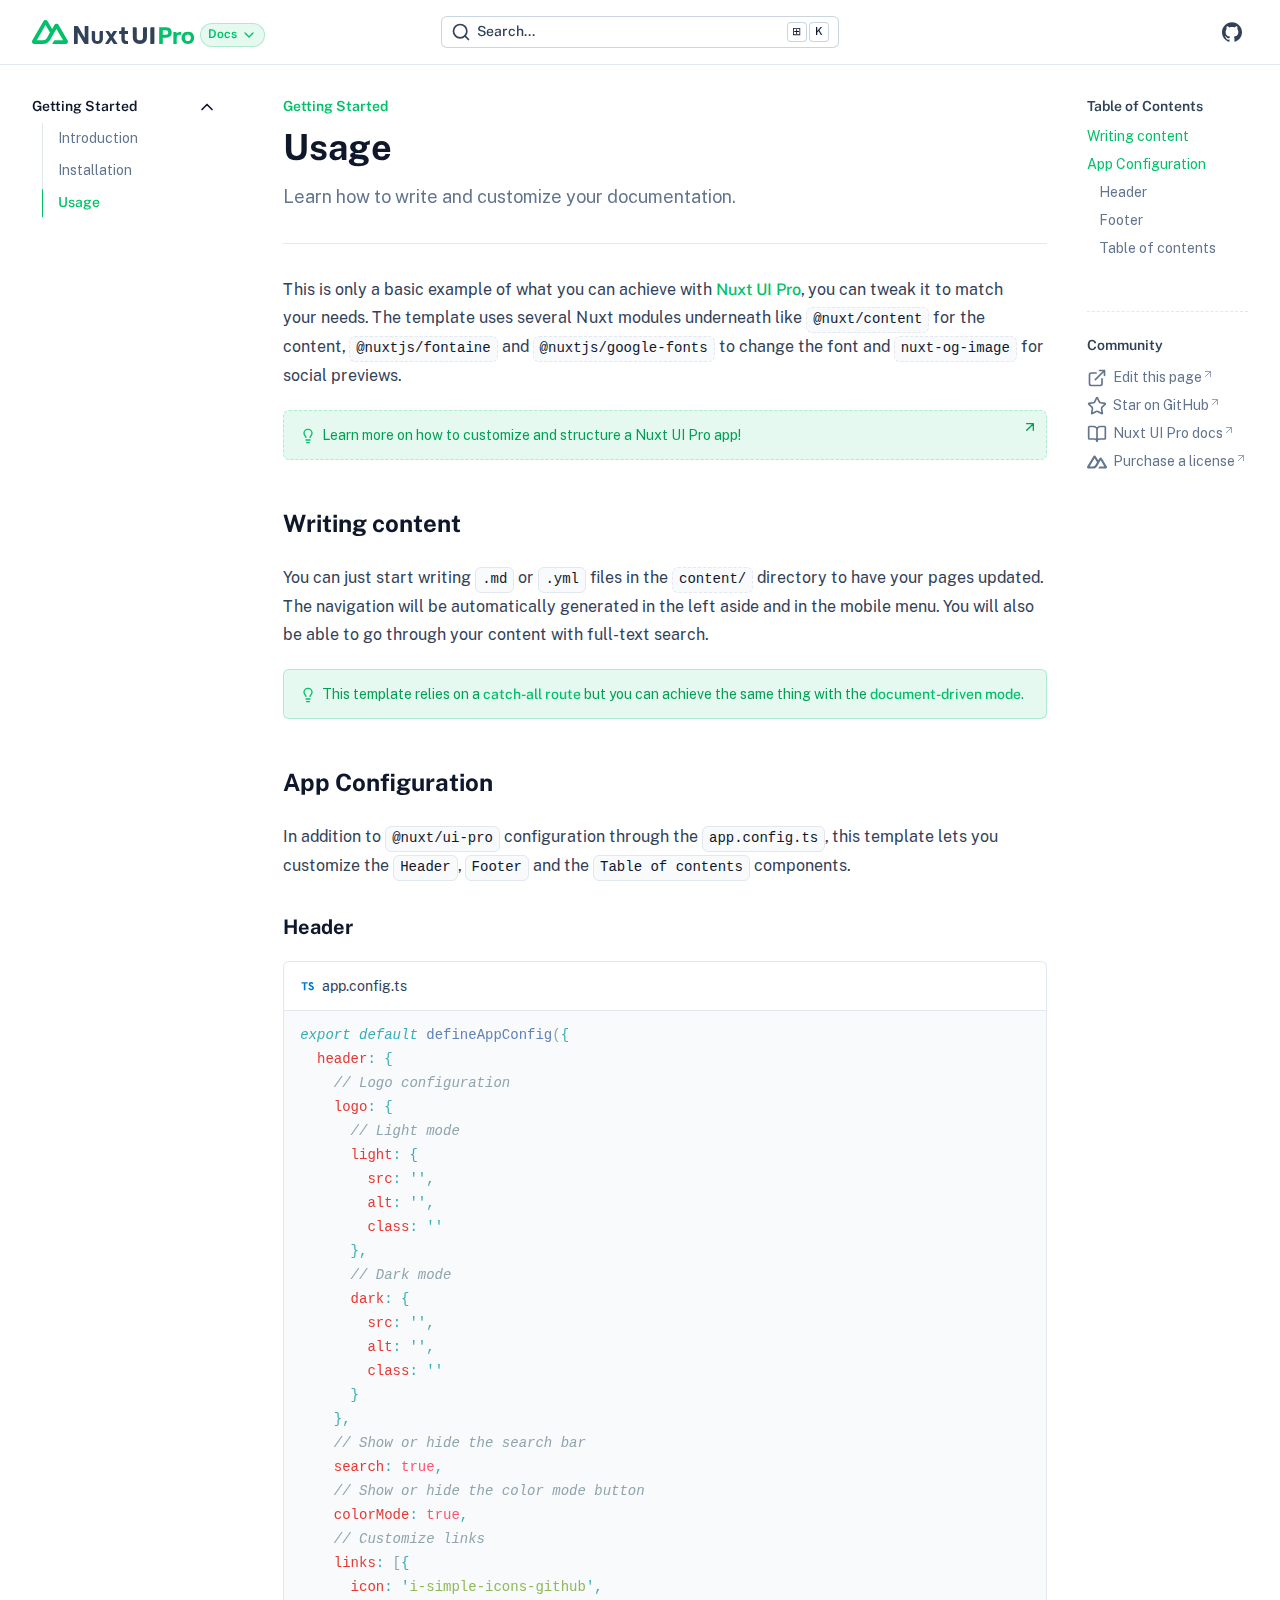
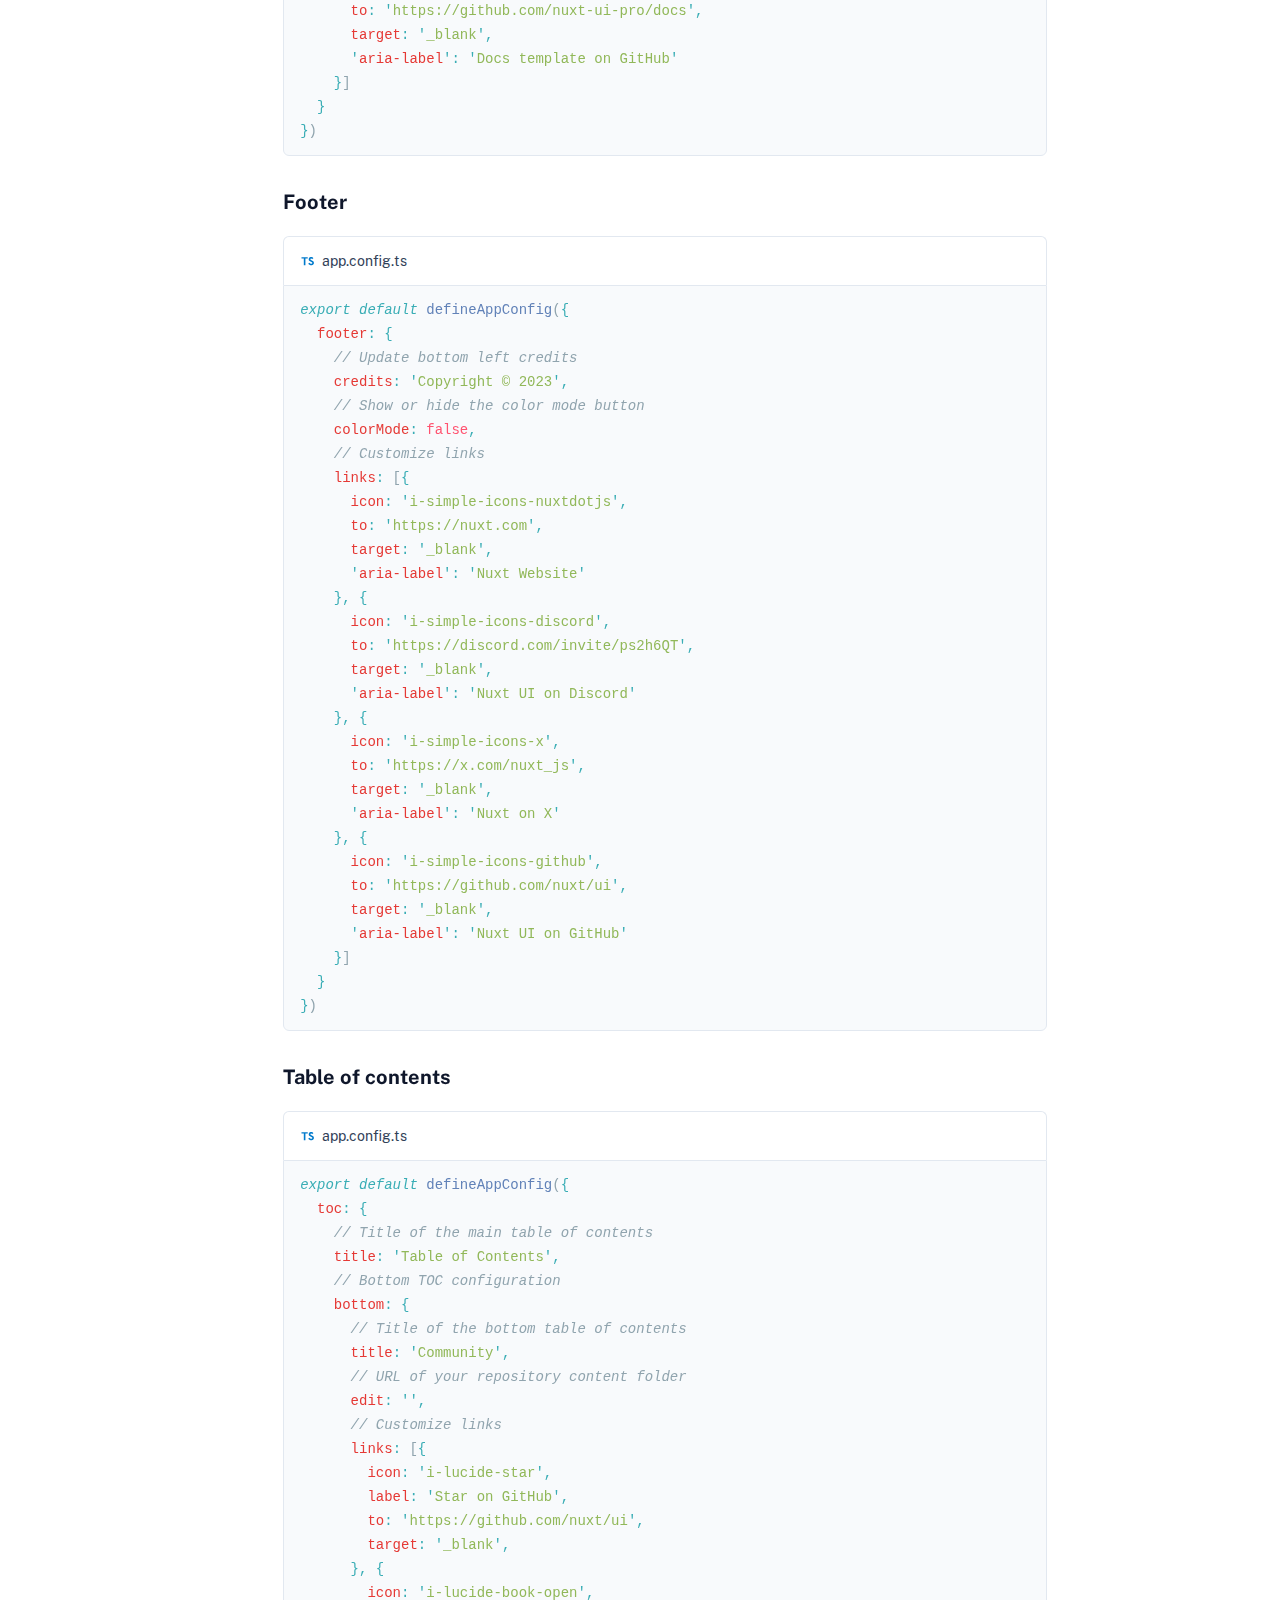
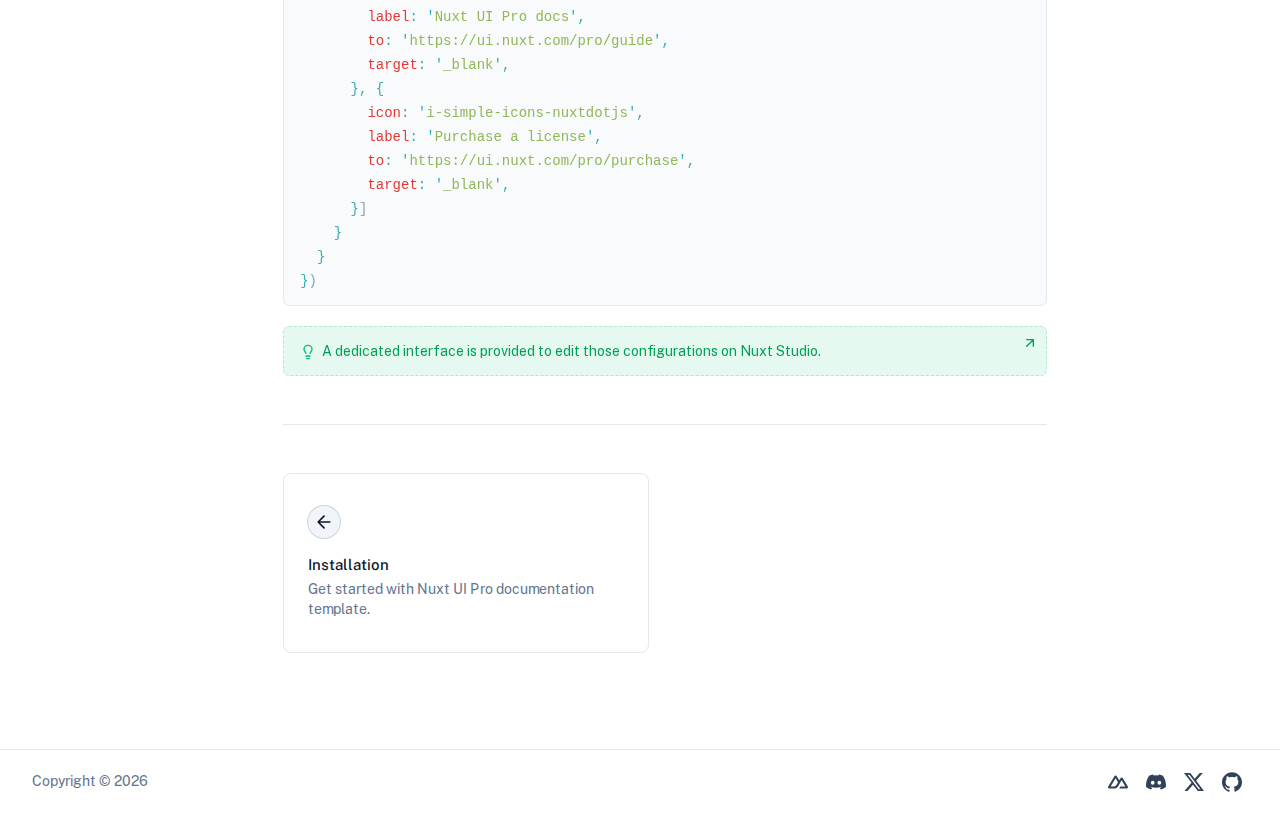
<file: getting-started/usage/index.html>
<!DOCTYPE html><html  lang="en" data-capo=""><head><meta charset="utf-8"><meta name="viewport" content="width=device-width, initial-scale=1"><style id="nuxt-ui-colors" type="text/css">@layer base {
  :root {
  --ui-color-primary-50: var(--color-green-50);
  --ui-color-primary-100: var(--color-green-100);
  --ui-color-primary-200: var(--color-green-200);
  --ui-color-primary-300: var(--color-green-300);
  --ui-color-primary-400: var(--color-green-400);
  --ui-color-primary-500: var(--color-green-500);
  --ui-color-primary-600: var(--color-green-600);
  --ui-color-primary-700: var(--color-green-700);
  --ui-color-primary-800: var(--color-green-800);
  --ui-color-primary-900: var(--color-green-900);
  --ui-color-primary-950: var(--color-green-950);
  --ui-color-secondary-50: var(--color-blue-50);
  --ui-color-secondary-100: var(--color-blue-100);
  --ui-color-secondary-200: var(--color-blue-200);
  --ui-color-secondary-300: var(--color-blue-300);
  --ui-color-secondary-400: var(--color-blue-400);
  --ui-color-secondary-500: var(--color-blue-500);
  --ui-color-secondary-600: var(--color-blue-600);
  --ui-color-secondary-700: var(--color-blue-700);
  --ui-color-secondary-800: var(--color-blue-800);
  --ui-color-secondary-900: var(--color-blue-900);
  --ui-color-secondary-950: var(--color-blue-950);
  --ui-color-success-50: var(--color-green-50);
  --ui-color-success-100: var(--color-green-100);
  --ui-color-success-200: var(--color-green-200);
  --ui-color-success-300: var(--color-green-300);
  --ui-color-success-400: var(--color-green-400);
  --ui-color-success-500: var(--color-green-500);
  --ui-color-success-600: var(--color-green-600);
  --ui-color-success-700: var(--color-green-700);
  --ui-color-success-800: var(--color-green-800);
  --ui-color-success-900: var(--color-green-900);
  --ui-color-success-950: var(--color-green-950);
  --ui-color-info-50: var(--color-blue-50);
  --ui-color-info-100: var(--color-blue-100);
  --ui-color-info-200: var(--color-blue-200);
  --ui-color-info-300: var(--color-blue-300);
  --ui-color-info-400: var(--color-blue-400);
  --ui-color-info-500: var(--color-blue-500);
  --ui-color-info-600: var(--color-blue-600);
  --ui-color-info-700: var(--color-blue-700);
  --ui-color-info-800: var(--color-blue-800);
  --ui-color-info-900: var(--color-blue-900);
  --ui-color-info-950: var(--color-blue-950);
  --ui-color-warning-50: var(--color-yellow-50);
  --ui-color-warning-100: var(--color-yellow-100);
  --ui-color-warning-200: var(--color-yellow-200);
  --ui-color-warning-300: var(--color-yellow-300);
  --ui-color-warning-400: var(--color-yellow-400);
  --ui-color-warning-500: var(--color-yellow-500);
  --ui-color-warning-600: var(--color-yellow-600);
  --ui-color-warning-700: var(--color-yellow-700);
  --ui-color-warning-800: var(--color-yellow-800);
  --ui-color-warning-900: var(--color-yellow-900);
  --ui-color-warning-950: var(--color-yellow-950);
  --ui-color-error-50: var(--color-red-50);
  --ui-color-error-100: var(--color-red-100);
  --ui-color-error-200: var(--color-red-200);
  --ui-color-error-300: var(--color-red-300);
  --ui-color-error-400: var(--color-red-400);
  --ui-color-error-500: var(--color-red-500);
  --ui-color-error-600: var(--color-red-600);
  --ui-color-error-700: var(--color-red-700);
  --ui-color-error-800: var(--color-red-800);
  --ui-color-error-900: var(--color-red-900);
  --ui-color-error-950: var(--color-red-950);
  --ui-color-neutral-50: var(--color-slate-50);
  --ui-color-neutral-100: var(--color-slate-100);
  --ui-color-neutral-200: var(--color-slate-200);
  --ui-color-neutral-300: var(--color-slate-300);
  --ui-color-neutral-400: var(--color-slate-400);
  --ui-color-neutral-500: var(--color-slate-500);
  --ui-color-neutral-600: var(--color-slate-600);
  --ui-color-neutral-700: var(--color-slate-700);
  --ui-color-neutral-800: var(--color-slate-800);
  --ui-color-neutral-900: var(--color-slate-900);
  --ui-color-neutral-950: var(--color-slate-950);
  }
  :root, .light {
  --ui-primary: var(--ui-color-primary-500);
  --ui-secondary: var(--ui-color-secondary-500);
  --ui-success: var(--ui-color-success-500);
  --ui-info: var(--ui-color-info-500);
  --ui-warning: var(--ui-color-warning-500);
  --ui-error: var(--ui-color-error-500);
  }
  .dark {
  --ui-primary: var(--ui-color-primary-400);
  --ui-secondary: var(--ui-color-secondary-400);
  --ui-success: var(--ui-color-success-400);
  --ui-info: var(--ui-color-info-400);
  --ui-warning: var(--ui-color-warning-400);
  --ui-error: var(--ui-color-error-400);
  }
}</style><title>Usage - Nuxt UI Pro - Docs template</title><meta property="og:image" content="/__og-image__/static/getting-started/usage/og.png"><meta property="og:image:type" content="image/png"><meta name="twitter:card" content="summary_large_image"><meta name="twitter:image" content="/__og-image__/static/getting-started/usage/og.png"><meta name="twitter:image:src" content="/__og-image__/static/getting-started/usage/og.png"><meta property="og:image:width" content="1200"><meta name="twitter:image:width" content="1200"><meta property="og:image:height" content="600"><meta name="twitter:image:height" content="600"><style>/*! tailwindcss v4.0.6 | MIT License | https://tailwindcss.com */.shiki span.line{display:block}.shiki span.line.highlight{background-color:color-mix(in oklab,var(--ui-bg-accented) 50%,transparent);margin:0 -16px;padding:0 16px}</style><link rel="stylesheet" href="/_nuxt/entry.BjTuRle4.css" crossorigin><link rel="preload" as="fetch" crossorigin="anonymous" href="/getting-started/usage/_payload.json?794e7919-4083-48ab-88d1-8c29c2b5336d"><link rel="modulepreload" as="script" crossorigin href="/_nuxt/BqzyFEHD.js"><link rel="modulepreload" as="script" crossorigin href="/_nuxt/B1qGJSvF.js"><link rel="modulepreload" as="script" crossorigin href="/_nuxt/ClN5LHtr.js"><link rel="modulepreload" as="script" crossorigin href="/_nuxt/BH90vkt6.js"><link rel="modulepreload" as="script" crossorigin href="/_nuxt/CFsDISyv.js"><link rel="modulepreload" as="script" crossorigin href="/_nuxt/BmlbPuZL.js"><link rel="modulepreload" as="script" crossorigin href="/_nuxt/DyHodBN5.js"><link rel="modulepreload" as="script" crossorigin href="/_nuxt/CnmqJLCQ.js"><link rel="modulepreload" as="script" crossorigin href="/_nuxt/DV5-ciTC.js"><link rel="modulepreload" as="script" crossorigin href="/_nuxt/Ddy_G9Jg.js"><link rel="modulepreload" as="script" crossorigin href="/_nuxt/DnBJkKG0.js"><link rel="modulepreload" as="script" crossorigin href="/_nuxt/BMeAlOWM.js"><link rel="modulepreload" as="script" crossorigin href="/_nuxt/BJ5euhaE.js"><link rel="modulepreload" as="script" crossorigin href="/_nuxt/CsxOhmfU.js"><link rel="modulepreload" as="script" crossorigin href="/_nuxt/DhTwASVo.js"><link rel="modulepreload" as="script" crossorigin href="/_nuxt/BiyzJlPy.js"><link rel="prefetch" as="style" crossorigin href="/_nuxt/index.BtQOQfDZ.css"><link rel="prefetch" as="script" crossorigin href="/_nuxt/BSVGxpX7.js"><link rel="prefetch" as="script" crossorigin href="/_nuxt/PrMN-bbo.js"><link rel="prefetch" as="script" crossorigin href="/_nuxt/CvdC17w1.js"><link rel="prefetch" as="script" crossorigin href="/_nuxt/DYLs23kt.js"><link rel="icon" href="/favicon.ico"><meta property="og:site_name" content="Nuxt UI Pro - Docs template"><meta property="og:title" content="Usage - Nuxt UI Pro - Docs template"><meta name="description" content="Learn how to write and customize your documentation."><meta property="og:description" content="Learn how to write and customize your documentation."><script type="module" src="/_nuxt/BqzyFEHD.js" crossorigin></script><style>@layer components {:where(.i-lucide\:arrow-left){display:inline-block;width:1em;height:1em;background-color:currentColor;-webkit-mask-image:var(--svg);mask-image:var(--svg);-webkit-mask-repeat:no-repeat;mask-repeat:no-repeat;-webkit-mask-size:100% 100%;mask-size:100% 100%;--svg:url("data:image/svg+xml,%3Csvg xmlns='http://www.w3.org/2000/svg' viewBox='0 0 24 24' width='24' height='24'%3E%3Cpath fill='none' stroke='black' stroke-linecap='round' stroke-linejoin='round' stroke-width='2' d='m12 19l-7-7l7-7m7 7H5'/%3E%3C/svg%3E")}:where(.i-lucide\:arrow-up-right){display:inline-block;width:1em;height:1em;background-color:currentColor;-webkit-mask-image:var(--svg);mask-image:var(--svg);-webkit-mask-repeat:no-repeat;mask-repeat:no-repeat;-webkit-mask-size:100% 100%;mask-size:100% 100%;--svg:url("data:image/svg+xml,%3Csvg xmlns='http://www.w3.org/2000/svg' viewBox='0 0 24 24' width='24' height='24'%3E%3Cpath fill='none' stroke='black' stroke-linecap='round' stroke-linejoin='round' stroke-width='2' d='M7 7h10v10M7 17L17 7'/%3E%3C/svg%3E")}:where(.i-lucide\:book-open){display:inline-block;width:1em;height:1em;background-color:currentColor;-webkit-mask-image:var(--svg);mask-image:var(--svg);-webkit-mask-repeat:no-repeat;mask-repeat:no-repeat;-webkit-mask-size:100% 100%;mask-size:100% 100%;--svg:url("data:image/svg+xml,%3Csvg xmlns='http://www.w3.org/2000/svg' viewBox='0 0 24 24' width='24' height='24'%3E%3Cpath fill='none' stroke='black' stroke-linecap='round' stroke-linejoin='round' stroke-width='2' d='M12 7v14m-9-3a1 1 0 0 1-1-1V4a1 1 0 0 1 1-1h5a4 4 0 0 1 4 4a4 4 0 0 1 4-4h5a1 1 0 0 1 1 1v13a1 1 0 0 1-1 1h-6a3 3 0 0 0-3 3a3 3 0 0 0-3-3z'/%3E%3C/svg%3E")}:where(.i-lucide\:chevron-down){display:inline-block;width:1em;height:1em;background-color:currentColor;-webkit-mask-image:var(--svg);mask-image:var(--svg);-webkit-mask-repeat:no-repeat;mask-repeat:no-repeat;-webkit-mask-size:100% 100%;mask-size:100% 100%;--svg:url("data:image/svg+xml,%3Csvg xmlns='http://www.w3.org/2000/svg' viewBox='0 0 24 24' width='24' height='24'%3E%3Cpath fill='none' stroke='black' stroke-linecap='round' stroke-linejoin='round' stroke-width='2' d='m6 9l6 6l6-6'/%3E%3C/svg%3E")}:where(.i-lucide\:copy){display:inline-block;width:1em;height:1em;background-color:currentColor;-webkit-mask-image:var(--svg);mask-image:var(--svg);-webkit-mask-repeat:no-repeat;mask-repeat:no-repeat;-webkit-mask-size:100% 100%;mask-size:100% 100%;--svg:url("data:image/svg+xml,%3Csvg xmlns='http://www.w3.org/2000/svg' viewBox='0 0 24 24' width='24' height='24'%3E%3Cg fill='none' stroke='black' stroke-linecap='round' stroke-linejoin='round' stroke-width='2'%3E%3Crect width='14' height='14' x='8' y='8' rx='2' ry='2'/%3E%3Cpath d='M4 16c-1.1 0-2-.9-2-2V4c0-1.1.9-2 2-2h10c1.1 0 2 .9 2 2'/%3E%3C/g%3E%3C/svg%3E")}:where(.i-lucide\:external-link){display:inline-block;width:1em;height:1em;background-color:currentColor;-webkit-mask-image:var(--svg);mask-image:var(--svg);-webkit-mask-repeat:no-repeat;mask-repeat:no-repeat;-webkit-mask-size:100% 100%;mask-size:100% 100%;--svg:url("data:image/svg+xml,%3Csvg xmlns='http://www.w3.org/2000/svg' viewBox='0 0 24 24' width='24' height='24'%3E%3Cpath fill='none' stroke='black' stroke-linecap='round' stroke-linejoin='round' stroke-width='2' d='M15 3h6v6m-11 5L21 3m-3 10v6a2 2 0 0 1-2 2H5a2 2 0 0 1-2-2V8a2 2 0 0 1 2-2h6'/%3E%3C/svg%3E")}:where(.i-lucide\:hash){display:inline-block;width:1em;height:1em;background-color:currentColor;-webkit-mask-image:var(--svg);mask-image:var(--svg);-webkit-mask-repeat:no-repeat;mask-repeat:no-repeat;-webkit-mask-size:100% 100%;mask-size:100% 100%;--svg:url("data:image/svg+xml,%3Csvg xmlns='http://www.w3.org/2000/svg' viewBox='0 0 24 24' width='24' height='24'%3E%3Cpath fill='none' stroke='black' stroke-linecap='round' stroke-linejoin='round' stroke-width='2' d='M4 9h16M4 15h16M10 3L8 21m8-18l-2 18'/%3E%3C/svg%3E")}:where(.i-lucide\:lightbulb){display:inline-block;width:1em;height:1em;background-color:currentColor;-webkit-mask-image:var(--svg);mask-image:var(--svg);-webkit-mask-repeat:no-repeat;mask-repeat:no-repeat;-webkit-mask-size:100% 100%;mask-size:100% 100%;--svg:url("data:image/svg+xml,%3Csvg xmlns='http://www.w3.org/2000/svg' viewBox='0 0 24 24' width='24' height='24'%3E%3Cpath fill='none' stroke='black' stroke-linecap='round' stroke-linejoin='round' stroke-width='2' d='M15 14c.2-1 .7-1.7 1.5-2.5c1-.9 1.5-2.2 1.5-3.5A6 6 0 0 0 6 8c0 1 .2 2.2 1.5 3.5c.7.7 1.3 1.5 1.5 2.5m0 4h6m-5 4h4'/%3E%3C/svg%3E")}:where(.i-lucide\:menu){display:inline-block;width:1em;height:1em;background-color:currentColor;-webkit-mask-image:var(--svg);mask-image:var(--svg);-webkit-mask-repeat:no-repeat;mask-repeat:no-repeat;-webkit-mask-size:100% 100%;mask-size:100% 100%;--svg:url("data:image/svg+xml,%3Csvg xmlns='http://www.w3.org/2000/svg' viewBox='0 0 24 24' width='24' height='24'%3E%3Cpath fill='none' stroke='black' stroke-linecap='round' stroke-linejoin='round' stroke-width='2' d='M4 12h16M4 6h16M4 18h16'/%3E%3C/svg%3E")}:where(.i-lucide\:search){display:inline-block;width:1em;height:1em;background-color:currentColor;-webkit-mask-image:var(--svg);mask-image:var(--svg);-webkit-mask-repeat:no-repeat;mask-repeat:no-repeat;-webkit-mask-size:100% 100%;mask-size:100% 100%;--svg:url("data:image/svg+xml,%3Csvg xmlns='http://www.w3.org/2000/svg' viewBox='0 0 24 24' width='24' height='24'%3E%3Cg fill='none' stroke='black' stroke-linecap='round' stroke-linejoin='round' stroke-width='2'%3E%3Ccircle cx='11' cy='11' r='8'/%3E%3Cpath d='m21 21l-4.3-4.3'/%3E%3C/g%3E%3C/svg%3E")}:where(.i-lucide\:star){display:inline-block;width:1em;height:1em;background-color:currentColor;-webkit-mask-image:var(--svg);mask-image:var(--svg);-webkit-mask-repeat:no-repeat;mask-repeat:no-repeat;-webkit-mask-size:100% 100%;mask-size:100% 100%;--svg:url("data:image/svg+xml,%3Csvg xmlns='http://www.w3.org/2000/svg' viewBox='0 0 24 24' width='24' height='24'%3E%3Cpath fill='none' stroke='black' stroke-linecap='round' stroke-linejoin='round' stroke-width='2' d='M11.525 2.295a.53.53 0 0 1 .95 0l2.31 4.679a2.12 2.12 0 0 0 1.595 1.16l5.166.756a.53.53 0 0 1 .294.904l-3.736 3.638a2.12 2.12 0 0 0-.611 1.878l.882 5.14a.53.53 0 0 1-.771.56l-4.618-2.428a2.12 2.12 0 0 0-1.973 0L6.396 21.01a.53.53 0 0 1-.77-.56l.881-5.139a2.12 2.12 0 0 0-.611-1.879L2.16 9.795a.53.53 0 0 1 .294-.906l5.165-.755a2.12 2.12 0 0 0 1.597-1.16z'/%3E%3C/svg%3E")}:where(.i-simple-icons\:discord){display:inline-block;width:1em;height:1em;background-color:currentColor;-webkit-mask-image:var(--svg);mask-image:var(--svg);-webkit-mask-repeat:no-repeat;mask-repeat:no-repeat;-webkit-mask-size:100% 100%;mask-size:100% 100%;--svg:url("data:image/svg+xml,%3Csvg xmlns='http://www.w3.org/2000/svg' viewBox='0 0 24 24' width='24' height='24'%3E%3Cpath fill='black' d='M20.317 4.37a19.8 19.8 0 0 0-4.885-1.515a.074.074 0 0 0-.079.037c-.21.375-.444.864-.608 1.25a18.3 18.3 0 0 0-5.487 0a13 13 0 0 0-.617-1.25a.08.08 0 0 0-.079-.037A19.7 19.7 0 0 0 3.677 4.37a.1.1 0 0 0-.032.027C.533 9.046-.32 13.58.099 18.057a.08.08 0 0 0 .031.057a19.9 19.9 0 0 0 5.993 3.03a.08.08 0 0 0 .084-.028a14 14 0 0 0 1.226-1.994a.076.076 0 0 0-.041-.106a13 13 0 0 1-1.872-.892a.077.077 0 0 1-.008-.128a10 10 0 0 0 .372-.292a.07.07 0 0 1 .077-.01c3.928 1.793 8.18 1.793 12.062 0a.07.07 0 0 1 .078.01q.181.149.373.292a.077.077 0 0 1-.006.127a12.3 12.3 0 0 1-1.873.892a.077.077 0 0 0-.041.107c.36.698.772 1.362 1.225 1.993a.08.08 0 0 0 .084.028a19.8 19.8 0 0 0 6.002-3.03a.08.08 0 0 0 .032-.054c.5-5.177-.838-9.674-3.549-13.66a.06.06 0 0 0-.031-.03M8.02 15.33c-1.182 0-2.157-1.085-2.157-2.419c0-1.333.956-2.419 2.157-2.419c1.21 0 2.176 1.096 2.157 2.42c0 1.333-.956 2.418-2.157 2.418m7.975 0c-1.183 0-2.157-1.085-2.157-2.419c0-1.333.955-2.419 2.157-2.419c1.21 0 2.176 1.096 2.157 2.42c0 1.333-.946 2.418-2.157 2.418'/%3E%3C/svg%3E")}:where(.i-simple-icons\:github){display:inline-block;width:1em;height:1em;background-color:currentColor;-webkit-mask-image:var(--svg);mask-image:var(--svg);-webkit-mask-repeat:no-repeat;mask-repeat:no-repeat;-webkit-mask-size:100% 100%;mask-size:100% 100%;--svg:url("data:image/svg+xml,%3Csvg xmlns='http://www.w3.org/2000/svg' viewBox='0 0 24 24' width='24' height='24'%3E%3Cpath fill='black' d='M12 .297c-6.63 0-12 5.373-12 12c0 5.303 3.438 9.8 8.205 11.385c.6.113.82-.258.82-.577c0-.285-.01-1.04-.015-2.04c-3.338.724-4.042-1.61-4.042-1.61C4.422 18.07 3.633 17.7 3.633 17.7c-1.087-.744.084-.729.084-.729c1.205.084 1.838 1.236 1.838 1.236c1.07 1.835 2.809 1.305 3.495.998c.108-.776.417-1.305.76-1.605c-2.665-.3-5.466-1.332-5.466-5.93c0-1.31.465-2.38 1.235-3.22c-.135-.303-.54-1.523.105-3.176c0 0 1.005-.322 3.3 1.23c.96-.267 1.98-.399 3-.405c1.02.006 2.04.138 3 .405c2.28-1.552 3.285-1.23 3.285-1.23c.645 1.653.24 2.873.12 3.176c.765.84 1.23 1.91 1.23 3.22c0 4.61-2.805 5.625-5.475 5.92c.42.36.81 1.096.81 2.22c0 1.606-.015 2.896-.015 3.286c0 .315.21.69.825.57C20.565 22.092 24 17.592 24 12.297c0-6.627-5.373-12-12-12'/%3E%3C/svg%3E")}:where(.i-simple-icons\:nuxtdotjs){display:inline-block;width:1em;height:1em;background-color:currentColor;-webkit-mask-image:var(--svg);mask-image:var(--svg);-webkit-mask-repeat:no-repeat;mask-repeat:no-repeat;-webkit-mask-size:100% 100%;mask-size:100% 100%;--svg:url("data:image/svg+xml,%3Csvg xmlns='http://www.w3.org/2000/svg' viewBox='0 0 24 24' width='24' height='24'%3E%3Cpath fill='black' d='M13.464 19.83h8.922c.283 0 .562-.073.807-.21a1.6 1.6 0 0 0 .591-.574a1.53 1.53 0 0 0 .216-.783a1.53 1.53 0 0 0-.217-.782L17.792 7.414a1.6 1.6 0 0 0-.591-.573a1.65 1.65 0 0 0-.807-.21c-.283 0-.562.073-.807.21a1.6 1.6 0 0 0-.59.573L13.463 9.99L10.47 4.953a1.6 1.6 0 0 0-.591-.573a1.65 1.65 0 0 0-.807-.21c-.284 0-.562.073-.807.21a1.6 1.6 0 0 0-.591.573L.216 17.481a1.53 1.53 0 0 0-.217.782c0 .275.074.545.216.783a1.6 1.6 0 0 0 .59.574c.246.137.525.21.808.21h5.6c2.22 0 3.856-.946 4.982-2.79l2.733-4.593l1.464-2.457l4.395 7.382h-5.859Zm-6.341-2.46l-3.908-.002l5.858-9.842l2.923 4.921l-1.957 3.29c-.748 1.196-1.597 1.632-2.916 1.632'/%3E%3C/svg%3E")}:where(.i-simple-icons\:x){display:inline-block;width:1em;height:1em;background-color:currentColor;-webkit-mask-image:var(--svg);mask-image:var(--svg);-webkit-mask-repeat:no-repeat;mask-repeat:no-repeat;-webkit-mask-size:100% 100%;mask-size:100% 100%;--svg:url("data:image/svg+xml,%3Csvg xmlns='http://www.w3.org/2000/svg' viewBox='0 0 24 24' width='24' height='24'%3E%3Cpath fill='black' d='M18.901 1.153h3.68l-8.04 9.19L24 22.846h-7.406l-5.8-7.584l-6.638 7.584H.474l8.6-9.83L0 1.154h7.594l5.243 6.932ZM17.61 20.644h2.039L6.486 3.24H4.298Z'/%3E%3C/svg%3E")}:where(.i-vscode-icons\:file-type-typescript){display:inline-block;width:1em;height:1em;background-repeat:no-repeat;background-size:100% 100%;background-image:url("data:image/svg+xml,%3Csvg xmlns='http://www.w3.org/2000/svg' viewBox='0 0 32 32' width='32' height='32'%3E%3Cpath fill='%23007acc' d='M23.827 8.243a4.4 4.4 0 0 1 2.223 1.281a6 6 0 0 1 .852 1.143c.011.045-1.534 1.083-2.471 1.662c-.034.023-.169-.124-.322-.35a2.01 2.01 0 0 0-1.67-1c-1.077-.074-1.771.49-1.766 1.433a1.3 1.3 0 0 0 .153.666c.237.49.677.784 2.059 1.383c2.544 1.095 3.636 1.817 4.31 2.843a5.16 5.16 0 0 1 .416 4.333a4.76 4.76 0 0 1-3.932 2.815a11 11 0 0 1-2.708-.028a6.53 6.53 0 0 1-3.616-1.884a6.3 6.3 0 0 1-.926-1.371a3 3 0 0 1 .327-.208c.158-.09.756-.434 1.32-.761l1.024-.6l.214.312a4.8 4.8 0 0 0 1.35 1.292a3.3 3.3 0 0 0 3.458-.175a1.545 1.545 0 0 0 .2-1.974c-.276-.395-.84-.727-2.443-1.422a8.8 8.8 0 0 1-3.349-2.055a4.7 4.7 0 0 1-.976-1.777a7.1 7.1 0 0 1-.062-2.268a4.33 4.33 0 0 1 3.644-3.374a9 9 0 0 1 2.691.084m-8.343 1.483l.011 1.454h-4.63v13.148H7.6V11.183H2.97V9.755a14 14 0 0 1 .04-1.466c.017-.023 2.832-.034 6.245-.028l6.211.017Z'/%3E%3C/svg%3E")}}</style><link rel="preload" as="fetch" fetchpriority="low" crossorigin="anonymous" href="/_nuxt/builds/meta/794e7919-4083-48ab-88d1-8c29c2b5336d.json"><script>"use strict";(()=>{const t=window,e=document.documentElement,c=["dark","light"],n=getStorageValue("localStorage","nuxt-color-mode")||"system";let i=n==="system"?u():n;const r=e.getAttribute("data-color-mode-forced");r&&(i=r),l(i),t["__NUXT_COLOR_MODE__"]={preference:n,value:i,getColorScheme:u,addColorScheme:l,removeColorScheme:d};function l(o){const s=""+o+"",a="";e.classList?e.classList.add(s):e.className+=" "+s,a&&e.setAttribute("data-"+a,o)}function d(o){const s=""+o+"",a="";e.classList?e.classList.remove(s):e.className=e.className.replace(new RegExp(s,"g"),""),a&&e.removeAttribute("data-"+a)}function f(o){return t.matchMedia("(prefers-color-scheme"+o+")")}function u(){if(t.matchMedia&&f("").media!=="not all"){for(const o of c)if(f(":"+o).matches)return o}return"light"}})();function getStorageValue(t,e){switch(t){case"localStorage":return window.localStorage.getItem(e);case"sessionStorage":return window.sessionStorage.getItem(e);case"cookie":return getCookie(e);default:return null}}function getCookie(t){const c=("; "+window.document.cookie).split("; "+t+"=");if(c.length===2)return c.pop()?.split(";").shift()}</script></head><body><div id="__nuxt" class="isolate"><!--[--><!--[--><!--[--><!--[--><!--[--><div class="nuxt-loading-indicator" style="position:fixed;top:0;right:0;left:0;pointer-events:none;width:auto;height:3px;opacity:0;background:repeating-linear-gradient(to right,#00dc82 0%,#34cdfe 50%,#0047e1 100%);background-size:Infinity% auto;transform:scaleX(0%);transform-origin:left;transition:transform 0.1s, height 0.4s, opacity 0.4s;z-index:999999;"></div><!--[--><!----><!----><!----><header class="bg-(--ui-bg)/75 backdrop-blur border-b border-(--ui-border) sticky top-0 z-50"><!--[--><!--]--><div class="max-w-(--ui-container) mx-auto px-4 sm:px-6 lg:px-8 flex items-center justify-between gap-3 h-(--ui-header-height)"><!--[--><div class="lg:flex-1 flex items-center gap-1.5"><!----><!--[--><a href="/" class=""><svg width="1352" height="200" viewbox="0 0 1352 200" fill="none" xmlns="http://www.w3.org/2000/svg" class="w-auto h-6 shrink-0"><path d="M377 200C379.16 200 381 198.209 381 196V103C381 103 386 112 395 127L434 194C435.785 197.74 439.744 200 443 200H470V50H443C441.202 50 439 51.4941 439 54V148L421 116L385 55C383.248 51.8912 379.479 50 376 50H350V200H377Z" fill="currentColor"></path><path d="M726 92H739C742.314 92 745 89.3137 745 86V60H773V92H800V116H773V159C773 169.5 778.057 174 787 174H800V200H783C759.948 200 745 185.071 745 160V116H726V92Z" fill="currentColor"></path><path d="M591 92V154C591 168.004 585.742 179.809 578 188C570.258 196.191 559.566 200 545 200C530.434 200 518.742 196.191 511 188C503.389 179.809 498 168.004 498 154V92H514C517.412 92 520.769 92.622 523 95C525.231 97.2459 526 98.5652 526 102V154C526 162.059 526.457 167.037 530 171C533.543 174.831 537.914 176 545 176C552.217 176 555.457 174.831 559 171C562.543 167.037 563 162.059 563 154V102C563 98.5652 563.769 96.378 566 94C567.96 91.9107 570.028 91.9599 573 92C573.411 92.0055 574.586 92 575 92H591Z" fill="currentColor"></path><path d="M676 144L710 92H684C680.723 92 677.812 93.1758 676 96L660 120L645 97C643.188 94.1758 639.277 92 636 92H611L645 143L608 200H634C637.25 200 640.182 196.787 642 194L660 167L679 195C680.818 197.787 683.75 200 687 200H713L676 144Z" fill="currentColor"></path><path d="M168 200H279C282.542 200 285.932 198.756 289 197C292.068 195.244 295.23 193.041 297 190C298.77 186.959 300.002 183.51 300 179.999C299.998 176.488 298.773 173.04 297 170.001L222 41C220.23 37.96 218.067 35.7552 215 34C211.933 32.2448 207.542 31 204 31C200.458 31 197.067 32.2448 194 34C190.933 35.7552 188.77 37.96 187 41L168 74L130 9.99764C128.228 6.95784 126.068 3.75491 123 2C119.932 0.245087 116.542 0 113 0C109.458 0 106.068 0.245087 103 2C99.9323 3.75491 96.7717 6.95784 95 9.99764L2 170.001C0.226979 173.04 0.00154312 176.488 1.90993e-06 179.999C-0.0015393 183.51 0.229648 186.959 2 190C3.77035 193.04 6.93245 195.244 10 197C13.0675 198.756 16.4578 200 20 200H90C117.737 200 137.925 187.558 152 164L186 105L204 74L259 168H186L168 200ZM89 168H40L113 42L150 105L125.491 147.725C116.144 163.01 105.488 168 89 168Z" fill="var(--ui-primary)"></path><path d="M958 60.0001H938C933.524 60.0001 929.926 59.9395 927 63C924.074 65.8905 925 67.5792 925 72V141C925 151.372 923.648 156.899 919 162C914.352 166.931 908.468 169 899 169C889.705 169 882.648 166.931 878 162C873.352 156.899 873 151.372 873 141V72.0001C873 67.5793 872.926 65.8906 870 63.0001C867.074 59.9396 863.476 60.0001 859 60.0001H840V141C840 159.023 845.016 173.458 855 184C865.156 194.542 879.893 200 899 200C918.107 200 932.844 194.542 943 184C953.156 173.458 958 159.023 958 141V60.0001Z" fill="currentColor"></path><path fill-rule="evenodd" clip-rule="evenodd" d="M1000 60.0233L1020 60V77L1020 128V156.007L1020 181L1020 189.004C1020 192.938 1019.98 194.429 1017 197.001C1014.02 199.725 1009.56 200 1005 200H986.001V181.006L986 130.012V70.0215C986 66.1576 986.016 64.5494 989 62.023C991.819 59.6358 995.437 60.0233 1000 60.0233Z" fill="currentColor"></path><path d="M1060 200V60H1117C1126.67 60 1134.98 61.2896 1142 65C1149.16 68.7104 1155.29 74.3744 1159 81C1162.71 87.6256 1164 95.3867 1164 104C1164 112.481 1162.71 120.374 1159 127C1155.29 133.626 1149.16 138.157 1142 142C1134.98 145.71 1126.67 148 1117 148H1090V200H1060ZM1115 123C1121.63 123 1126.69 121.578 1130 118C1133.31 114.29 1135 109.433 1135 104C1135 98.567 1133.31 93.5778 1130 90C1126.69 86.2896 1121.63 85 1115 85H1090V123H1115Z" fill="var(--ui-primary)"></path><path d="M1226 123C1219.37 123 1214.31 124.965 1211 130C1207.69 135.035 1206 142.122 1206 151V200H1178V100H1200C1203.31 100 1206 102.686 1206 106V116C1208.65 109.904 1211.16 106.518 1215 104C1218.98 101.482 1224.77 100 1231 100H1242V123H1226Z" fill="var(--ui-primary)"></path><path d="M1299 200C1288.93 200 1280.08 197.373 1272 193C1263.92 188.495 1257.51 182.818 1253 175C1248.49 167.049 1246 157.806 1246 148C1246 138.194 1248.49 129.818 1253 122C1257.51 114.049 1263.92 107.373 1272 103C1280.08 98.4946 1288.93 97 1299 97C1309.07 97 1318.92 98.4946 1327 103C1335.08 107.373 1340.49 114.049 1345 122C1349.51 129.818 1352 138.194 1352 148C1352 157.806 1349.51 167.049 1345 175C1340.49 182.818 1335.08 188.495 1327 193C1318.92 197.373 1309.07 200 1299 200ZM1299 176C1306.42 176 1312.36 173.168 1317 168C1321.64 162.832 1324 156.216 1324 148C1324 139.652 1321.64 133.168 1317 128C1312.36 122.832 1306.42 120 1299 120C1291.58 120 1285.64 122.832 1281 128C1276.36 133.168 1274 139.652 1274 148C1274 156.216 1276.36 162.832 1281 168C1285.64 173.168 1291.58 176 1299 176Z" fill="var(--ui-primary)"></path></svg></a><!--[--><!--[--><!--[--><!--[--><button type="button" id="reka-dropdown-menu-trigger-v-0-0" aria-haspopup="menu" aria-expanded="false" data-state="closed" class="inline-flex items-center focus:outline-hidden disabled:cursor-not-allowed aria-disabled:cursor-not-allowed disabled:opacity-75 aria-disabled:opacity-75 transition-colors px-2 py-1 text-xs gap-1 text-(--ui-primary) ring ring-inset ring-(--ui-primary)/25 bg-(--ui-primary)/10 hover:bg-(--ui-primary)/15 disabled:bg-(--ui-primary)/10 aria-disabled:bg-(--ui-primary)/10 focus-visible:ring-2 focus-visible:ring-(--ui-primary) -mb-[6px] font-semibold rounded-full truncate"><!--[--><!--[--><!--[--><!----><!--]--><!--[--><span class="truncate">Docs</span><!--]--><!--[--><span class="iconify i-lucide:chevron-down shrink-0 size-4 transition-transform duration-200" aria-hidden="true" style=""></span><!--]--><!--]--><!--]--></button><!--]--><!--[--><!----><!----><!--]--><!--]--><!--]--><!--]--><!--]--></div><div class="hidden lg:flex flex-1"><!--[--><!--[--><button type="button" aria-label="Search" class="rounded-[calc(var(--ui-radius)*1.5)] font-medium inline-flex items-center focus:outline-hidden disabled:cursor-not-allowed aria-disabled:cursor-not-allowed disabled:opacity-75 aria-disabled:opacity-75 transition-colors px-2.5 py-1.5 text-sm gap-1.5 ring ring-inset ring-(--ui-border-accented) text-(--ui-text) bg-(--ui-bg) hover:bg-(--ui-bg-elevated) disabled:bg-(--ui-bg) aria-disabled:bg-(--ui-bg) focus-visible:ring-2 focus-visible:ring-(--ui-border-inverted) w-full"><!--[--><!--[--><!--[--><span class="iconify i-lucide:search shrink-0 size-5" aria-hidden="true" style=""></span><!--]--><!--[--><span class="truncate">Search...</span><!--]--><!--[--><!--[--><div class="flex items-center gap-0.5 ms-auto"><kbd class="inline-flex items-center justify-center px-1 rounded-(--ui-radius) font-medium font-sans bg-(--ui-bg) text-(--ui-text-highlighted) ring ring-inset ring-(--ui-border-accented) h-5 min-w-[20px] text-[11px]"><!--[--> <!--]--></kbd><kbd class="inline-flex items-center justify-center px-1 rounded-(--ui-radius) font-medium font-sans bg-(--ui-bg) text-(--ui-text-highlighted) ring ring-inset ring-(--ui-border-accented) h-5 min-w-[20px] text-[11px]"><!--[-->K<!--]--></kbd></div><!--]--><!--]--><!--]--><!--]--></button><!--]--><!--]--></div><div class="flex items-center justify-end lg:flex-1 gap-1.5"><!--[--><!--[--><button type="button" aria-label="Search" class="rounded-[calc(var(--ui-radius)*1.5)] font-medium inline-flex items-center focus:outline-hidden disabled:cursor-not-allowed aria-disabled:cursor-not-allowed disabled:opacity-75 aria-disabled:opacity-75 transition-colors text-sm gap-1.5 text-(--ui-text) hover:bg-(--ui-bg-elevated) focus-visible:bg-(--ui-bg-elevated) hover:disabled:bg-transparent dark:hover:disabled:bg-transparent hover:aria-disabled:bg-transparent dark:hover:aria-disabled:bg-transparent p-1.5 lg:hidden"><!--[--><!--[--><!--[--><span class="iconify i-lucide:search shrink-0 size-5" aria-hidden="true" style=""></span><!--]--><!--[--><!----><!--]--><!--[--><!----><!--]--><!--]--><!--]--></button><!--]--><!--[--><!--[--><div class="size-8"></div><!--]--><!--]--><!--[--><!--[--><a href="https://github.com/nuxt-ui-pro/docs/tree/v3" rel="noopener noreferrer" target="_blank" aria-label="GitHub" class="rounded-[calc(var(--ui-radius)*1.5)] font-medium inline-flex items-center focus:outline-hidden disabled:cursor-not-allowed aria-disabled:cursor-not-allowed disabled:opacity-75 aria-disabled:opacity-75 transition-colors text-sm gap-1.5 text-(--ui-text) hover:bg-(--ui-bg-elevated) focus-visible:bg-(--ui-bg-elevated) hover:disabled:bg-transparent dark:hover:disabled:bg-transparent hover:aria-disabled:bg-transparent dark:hover:aria-disabled:bg-transparent p-1.5"><!--[--><!--[--><!--[--><span class="iconify i-simple-icons:github shrink-0 size-5" aria-hidden="true" style=""></span><!--]--><!--[--><!----><!--]--><!--[--><!----><!--]--><!--]--><!--]--></a><!--]--><!--]--><!--]--><!--[--><!--[--><button type="button" aria-label="Open menu" class="rounded-[calc(var(--ui-radius)*1.5)] font-medium inline-flex items-center focus:outline-hidden disabled:cursor-not-allowed aria-disabled:cursor-not-allowed disabled:opacity-75 aria-disabled:opacity-75 transition-colors text-sm gap-1.5 text-(--ui-text) hover:bg-(--ui-bg-elevated) focus-visible:bg-(--ui-bg-elevated) hover:disabled:bg-transparent dark:hover:disabled:bg-transparent hover:aria-disabled:bg-transparent dark:hover:aria-disabled:bg-transparent p-1.5 lg:hidden -me-1.5"><!--[--><!--[--><!--[--><span class="iconify i-lucide:menu shrink-0 size-5" aria-hidden="true" style=""></span><!--]--><!--[--><!----><!--]--><!--[--><!----><!--]--><!--]--><!--]--></button><!--]--><!--]--></div><!--]--></div><!--[--><!--]--></header><!--[--><!----><!----><!--]--><!--]--><main class="min-h-[calc(100vh-var(--ui-header-height))]"><!--[--><div class="max-w-(--ui-container) mx-auto px-4 sm:px-6 lg:px-8"><!--[--><div class="flex flex-col lg:grid lg:grid-cols-10 lg:gap-10"><aside class="hidden overflow-y-auto lg:block lg:max-h-[calc(100vh-var(--ui-header-height))] lg:sticky lg:top-(--ui-header-height) py-8 lg:ps-4 lg:-ms-4 lg:pe-6.5 lg:col-span-2"><div class="relative"><!----><!--[--><!--[--><!----><nav class=""><ul class="isolate -mx-2.5 -mt-1.5"><!--[--><!--[--><!--[--><li data-state="open" data-orientation="vertical" class="flex flex-col data-[state=open]:mb-1.5"><!--[--><!--[--><button type="button" aria-controls aria-expanded="true" data-state="open" id="reka-accordion-trigger-v-0-5-0" data-reka-collection-item data-orientation="vertical" class="group relative w-full px-2.5 py-1.5 before:inset-y-px before:inset-x-0 flex items-center gap-1.5 text-sm before:absolute before:z-[-1] before:rounded-[calc(var(--ui-radius)*1.5)] focus:outline-none focus-visible:outline-none focus-visible:before:ring-inset focus-visible:before:ring-2 focus-visible:before:ring-(--ui-primary) text-(--ui-text-muted) hover:text-(--ui-text-highlighted) hover:before:bg-(--ui-bg-elevated)/50 data-[state=open]:text-(--ui-text-highlighted) transition-colors before:transition-colors font-semibold focus-visible:ring-(--ui-primary)"><!--[--><!--[--><!--[--><!--[--><!----><!--]--><span class="truncate"><!--[-->Getting Started<!--]--><!----></span><span class="ms-auto inline-flex gap-1.5 items-center"><!--[--><!----><span class="iconify i-lucide:chevron-down size-5 transform transition-transform duration-200 shrink-0 group-data-[state=open]:rotate-180" aria-hidden="true" style=""></span><!--]--></span><!--]--><!--]--><!--]--></button><div role="region" aria-labelledby="reka-accordion-trigger-v-0-5-0" data-orientation="vertical" style="--reka-accordion-content-width:var(--reka-collapsible-content-width);--reka-accordion-content-height:var(--reka-collapsible-content-height);--reka-collapsible-content-height:0px;--reka-collapsible-content-width:0px;" class="data-[state=open]:animate-[accordion-down_200ms_ease-out] data-[state=closed]:animate-[accordion-up_200ms_ease-out] overflow-hidden focus:outline-none" id="reka-collapsible-content-v-0-5-1"><!--[--><!--[--><!--[--><!----><ul class="ms-5 border-s border-(--ui-border)"><!--[--><!--[--><!--[--><li class="ps-1.5 -ms-px"><!--[--><a href="/getting-started" class="group relative w-full px-2.5 py-1.5 before:inset-y-px before:inset-x-0 flex items-center gap-1.5 text-sm before:absolute before:z-[-1] before:rounded-[calc(var(--ui-radius)*1.5)] focus:outline-none focus-visible:outline-none focus-visible:before:ring-inset focus-visible:before:ring-2 focus-visible:before:ring-(--ui-primary) text-(--ui-text-muted) after:absolute after:-left-1.5 after:inset-y-0.5 after:block after:w-px after:rounded-full after:transition-colors hover:text-(--ui-text-highlighted) hover:before:bg-(--ui-bg-elevated)/50 data-[state=open]:text-(--ui-text-highlighted) transition-colors before:transition-colors"><!--[--><!--[--><!--[--><!----><!--]--><span class="truncate"><!--[-->Introduction<!--]--><!----></span><!----><!--]--><!--]--></a><!--]--></li><!--]--><!--[--><li class="ps-1.5 -ms-px"><!--[--><a href="/getting-started/installation" class="group relative w-full px-2.5 py-1.5 before:inset-y-px before:inset-x-0 flex items-center gap-1.5 text-sm before:absolute before:z-[-1] before:rounded-[calc(var(--ui-radius)*1.5)] focus:outline-none focus-visible:outline-none focus-visible:before:ring-inset focus-visible:before:ring-2 focus-visible:before:ring-(--ui-primary) text-(--ui-text-muted) after:absolute after:-left-1.5 after:inset-y-0.5 after:block after:w-px after:rounded-full after:transition-colors hover:text-(--ui-text-highlighted) hover:before:bg-(--ui-bg-elevated)/50 data-[state=open]:text-(--ui-text-highlighted) transition-colors before:transition-colors"><!--[--><!--[--><!--[--><!----><!--]--><span class="truncate"><!--[-->Installation<!--]--><!----></span><!----><!--]--><!--]--></a><!--]--></li><!--]--><!--[--><li class="ps-1.5 -ms-px"><!--[--><a href="/getting-started/usage" class="group relative w-full px-2.5 py-1.5 before:inset-y-px before:inset-x-0 flex items-center gap-1.5 text-sm before:absolute before:z-[-1] before:rounded-[calc(var(--ui-radius)*1.5)] focus:outline-none focus-visible:outline-none focus-visible:before:ring-inset focus-visible:before:ring-2 focus-visible:before:ring-(--ui-primary) font-medium after:absolute after:-left-1.5 after:inset-y-0.5 after:block after:w-px after:rounded-full after:transition-colors text-(--ui-primary) hover:before:bg-(--ui-bg-elevated)/50 before:transition-colors after:bg-(--ui-primary)"><!--[--><!--[--><!--[--><!----><!--]--><span class="truncate"><!--[-->Usage<!--]--><!----></span><!----><!--]--><!--]--></a><!--]--></li><!--]--><!--]--><!--]--></ul><!--]--><!--]--><!--]--></div><!--]--><!--]--></li><!--]--><!--]--><!--]--></ul></nav><!--]--><!--]--><!--[--><!--]--></div></aside><div class="lg:col-span-8"><!--[--><!--[--><div class="flex flex-col lg:grid lg:grid-cols-10 lg:gap-10"><!----><div class="lg:col-span-8"><!--[--><div class="relative border-b border-(--ui-border) py-8"><div class="mb-2.5 text-sm font-semibold text-(--ui-primary) flex items-center gap-1.5"><!--[-->Getting Started<!--]--></div><div class=""><div class="flex flex-col lg:flex-row lg:items-center lg:justify-between gap-4"><h1 class="text-3xl sm:text-4xl text-pretty font-bold text-(--ui-text-highlighted)"><!--[-->Usage<!--]--></h1><!----></div><div class="text-lg text-pretty text-(--ui-text-muted) mt-4"><!--[-->Learn how to write and customize your documentation.<!--]--></div><!--[--><!--]--></div></div><div class="mt-8 pb-24 space-y-12"><!--[--><div><p class="my-5 leading-7 text-pretty"><!--[-->This is only a basic example of what you can achieve with <a href="https://ui.nuxt.com/pro/guide" rel="nofollow" class="text-(--ui-primary) border-b border-transparent hover:border-(--ui-primary) font-medium focus-visible:outline-(--ui-primary) [&amp;&gt;code]:border-dashed hover:[&amp;&gt;code]:border-(--ui-primary) hover:[&amp;&gt;code]:text-(--ui-primary) transition-colors [&amp;&gt;code]:transition-colors"><!--[-->Nuxt UI Pro<!--]--></a>, you can tweak it to match your needs. The template uses several Nuxt modules underneath like <a href="https://content.nuxt.com" rel="nofollow" class="text-(--ui-primary) border-b border-transparent hover:border-(--ui-primary) font-medium focus-visible:outline-(--ui-primary) [&amp;&gt;code]:border-dashed hover:[&amp;&gt;code]:border-(--ui-primary) hover:[&amp;&gt;code]:text-(--ui-primary) transition-colors [&amp;&gt;code]:transition-colors"><!--[--><code class="px-1.5 py-0.5 text-sm font-mono font-medium rounded-[calc(var(--ui-radius)*1.5)] inline-block border border-(--ui-border-muted) text-(--ui-text-highlighted) bg-(--ui-bg-muted)"><!--[-->@nuxt/content<!--]--></code><!--]--></a> for the content, <a href="https://github.com/nuxt-modules/fontaine" rel="nofollow" class="text-(--ui-primary) border-b border-transparent hover:border-(--ui-primary) font-medium focus-visible:outline-(--ui-primary) [&amp;&gt;code]:border-dashed hover:[&amp;&gt;code]:border-(--ui-primary) hover:[&amp;&gt;code]:text-(--ui-primary) transition-colors [&amp;&gt;code]:transition-colors"><!--[--><code class="px-1.5 py-0.5 text-sm font-mono font-medium rounded-[calc(var(--ui-radius)*1.5)] inline-block border border-(--ui-border-muted) text-(--ui-text-highlighted) bg-(--ui-bg-muted)"><!--[-->@nuxtjs/fontaine<!--]--></code><!--]--></a> and <a href="https://github.com/nuxt-modules/google-fonts" rel="nofollow" class="text-(--ui-primary) border-b border-transparent hover:border-(--ui-primary) font-medium focus-visible:outline-(--ui-primary) [&amp;&gt;code]:border-dashed hover:[&amp;&gt;code]:border-(--ui-primary) hover:[&amp;&gt;code]:text-(--ui-primary) transition-colors [&amp;&gt;code]:transition-colors"><!--[--><code class="px-1.5 py-0.5 text-sm font-mono font-medium rounded-[calc(var(--ui-radius)*1.5)] inline-block border border-(--ui-border-muted) text-(--ui-text-highlighted) bg-(--ui-bg-muted)"><!--[-->@nuxtjs/google-fonts<!--]--></code><!--]--></a> to change the font and <a href="https://nuxtseo.com/og-image/getting-started/installation" rel="nofollow" class="text-(--ui-primary) border-b border-transparent hover:border-(--ui-primary) font-medium focus-visible:outline-(--ui-primary) [&amp;&gt;code]:border-dashed hover:[&amp;&gt;code]:border-(--ui-primary) hover:[&amp;&gt;code]:text-(--ui-primary) transition-colors [&amp;&gt;code]:transition-colors"><!--[--><code class="px-1.5 py-0.5 text-sm font-mono font-medium rounded-[calc(var(--ui-radius)*1.5)] inline-block border border-(--ui-border-muted) text-(--ui-text-highlighted) bg-(--ui-bg-muted)"><!--[-->nuxt-og-image<!--]--></code><!--]--></a> for social previews.<!--]--></p><div class="group relative block px-4 py-3 rounded-[calc(var(--ui-radius)*1.5)] text-sm/6 my-5 last:mb-0 [&amp;_code]:text-xs/5 [&amp;_code]:bg-(--ui-bg) [&amp;_pre]:bg-(--ui-bg) [&amp;&gt;div]:my-2.5 [&amp;_ul]:my-2.5 [&amp;_ol]:my-2.5 [&amp;&gt;*]:last:!mb-0 [&amp;_ul]:ps-4.5 [&amp;_ol]:ps-4.5 [&amp;_li]:my-0 transition-colors border border-(--ui-success)/25 bg-(--ui-success)/10 text-(--ui-color-success-600) dark:text-(--ui-color-success-300) [&amp;_a]:text-(--ui-success) [&amp;_a]:hover:border-(--ui-success) [&amp;_code]:text-(--ui-color-success-600) dark:[&amp;_code]:text-(--ui-color-success-300) [&amp;_code]:border-(--ui-success)/25 [&amp;_a]:hover:[&amp;&gt;code]:border-(--ui-success) [&amp;_a]:hover:[&amp;&gt;code]:text-(--ui-success) [&amp;&gt;ul]:marker:text-(--ui-success)/50 border-dashed hover:border-(--ui-success)"><a href="https://ui.nuxt.com/pro/guide/usage#structure" rel="noopener noreferrer" target="_blank" class="focus:outline-none" tabindex="-1"><span class="absolute inset-0" aria-hidden="true"></span></a><span class="iconify i-lucide:lightbulb size-4 shrink-0 align-sub me-1.5 transition-colors text-(--ui-success)" aria-hidden="true" style=""></span><span class="iconify i-lucide:arrow-up-right size-4 align-top absolute right-2 top-2 pointer-events-none transition-colors text-(--ui-color-success-600) dark:text-(--ui-color-success-300) group-hover:text-(--ui-success)" aria-hidden="true" style=""></span><!--[--><!--[-->Learn more on how to customize and structure a Nuxt UI Pro app!<!--]--><!--]--></div><h2 id="writing-content" class="relative text-2xl text-(--ui-text-highlighted) font-bold mt-12 mb-6 scroll-mt-[calc(48px+45px+var(--ui-header-height))] lg:scroll-mt-[calc(48px+var(--ui-header-height))] [&amp;&gt;a]:focus-visible:outline-(--ui-primary) [&amp;&gt;a&gt;code]:border-dashed hover:[&amp;&gt;a&gt;code]:border-(--ui-primary) hover:[&amp;&gt;a&gt;code]:text-(--ui-primary) [&amp;&gt;a&gt;code]:text-xl/7 [&amp;&gt;a&gt;code]:font-bold [&amp;&gt;a&gt;code]:transition-colors"><a href="#writing-content" class="group lg:ps-2 lg:-ms-2"><span class="absolute -ms-8 top-1 opacity-0 group-hover:opacity-100 group-focus:opacity-100 p-1 bg-(--ui-bg-elevated) hover:text-(--ui-primary) rounded-[calc(var(--ui-radius)*1.5)] hidden lg:flex text-(--ui-text-muted) transition"><span class="iconify i-lucide:hash size-4 shrink-0" aria-hidden="true" style=""></span></span><!--[-->Writing content<!--]--></a></h2><p class="my-5 leading-7 text-pretty"><!--[-->You can just start writing <code class="px-1.5 py-0.5 text-sm font-mono font-medium rounded-[calc(var(--ui-radius)*1.5)] inline-block border border-(--ui-border-muted) text-(--ui-text-highlighted) bg-(--ui-bg-muted)"><!--[-->.md<!--]--></code> or <code class="px-1.5 py-0.5 text-sm font-mono font-medium rounded-[calc(var(--ui-radius)*1.5)] inline-block border border-(--ui-border-muted) text-(--ui-text-highlighted) bg-(--ui-bg-muted)"><!--[-->.yml<!--]--></code> files in the <a href="https://content.nuxt.com/usage/content-directory" rel="nofollow" class="text-(--ui-primary) border-b border-transparent hover:border-(--ui-primary) font-medium focus-visible:outline-(--ui-primary) [&amp;&gt;code]:border-dashed hover:[&amp;&gt;code]:border-(--ui-primary) hover:[&amp;&gt;code]:text-(--ui-primary) transition-colors [&amp;&gt;code]:transition-colors"><!--[--><code class="px-1.5 py-0.5 text-sm font-mono font-medium rounded-[calc(var(--ui-radius)*1.5)] inline-block border border-(--ui-border-muted) text-(--ui-text-highlighted) bg-(--ui-bg-muted)"><!--[-->content/<!--]--></code><!--]--></a> directory to have your pages updated. The navigation will be automatically generated in the left aside and in the mobile menu. You will also be able to go through your content with full-text search.<!--]--></p><div class="group relative block px-4 py-3 rounded-[calc(var(--ui-radius)*1.5)] text-sm/6 my-5 last:mb-0 [&amp;_code]:text-xs/5 [&amp;_code]:bg-(--ui-bg) [&amp;_pre]:bg-(--ui-bg) [&amp;&gt;div]:my-2.5 [&amp;_ul]:my-2.5 [&amp;_ol]:my-2.5 [&amp;&gt;*]:last:!mb-0 [&amp;_ul]:ps-4.5 [&amp;_ol]:ps-4.5 [&amp;_li]:my-0 transition-colors border border-(--ui-success)/25 bg-(--ui-success)/10 text-(--ui-color-success-600) dark:text-(--ui-color-success-300) [&amp;_a]:text-(--ui-success) [&amp;_a]:hover:border-(--ui-success) [&amp;_code]:text-(--ui-color-success-600) dark:[&amp;_code]:text-(--ui-color-success-300) [&amp;_code]:border-(--ui-success)/25 [&amp;_a]:hover:[&amp;&gt;code]:border-(--ui-success) [&amp;_a]:hover:[&amp;&gt;code]:text-(--ui-success) [&amp;&gt;ul]:marker:text-(--ui-success)/50"><!----><span class="iconify i-lucide:lightbulb size-4 shrink-0 align-sub me-1.5 transition-colors text-(--ui-success)" aria-hidden="true" style=""></span><!----><!--[--><!--[-->This template relies on a <a href="https://nuxt.com/docs/guide/directory-structure/pages#catch-all-route" rel="nofollow" class="text-(--ui-primary) border-b border-transparent hover:border-(--ui-primary) font-medium focus-visible:outline-(--ui-primary) [&amp;&gt;code]:border-dashed hover:[&amp;&gt;code]:border-(--ui-primary) hover:[&amp;&gt;code]:text-(--ui-primary) transition-colors [&amp;&gt;code]:transition-colors"><!--[-->catch-all route<!--]--></a> but you can achieve the same thing with the <a href="https://content.nuxt.com/document-driven/introduction" rel="nofollow" class="text-(--ui-primary) border-b border-transparent hover:border-(--ui-primary) font-medium focus-visible:outline-(--ui-primary) [&amp;&gt;code]:border-dashed hover:[&amp;&gt;code]:border-(--ui-primary) hover:[&amp;&gt;code]:text-(--ui-primary) transition-colors [&amp;&gt;code]:transition-colors"><!--[-->document-driven mode<!--]--></a>.<!--]--><!--]--></div><h2 id="app-configuration" class="relative text-2xl text-(--ui-text-highlighted) font-bold mt-12 mb-6 scroll-mt-[calc(48px+45px+var(--ui-header-height))] lg:scroll-mt-[calc(48px+var(--ui-header-height))] [&amp;&gt;a]:focus-visible:outline-(--ui-primary) [&amp;&gt;a&gt;code]:border-dashed hover:[&amp;&gt;a&gt;code]:border-(--ui-primary) hover:[&amp;&gt;a&gt;code]:text-(--ui-primary) [&amp;&gt;a&gt;code]:text-xl/7 [&amp;&gt;a&gt;code]:font-bold [&amp;&gt;a&gt;code]:transition-colors"><a href="#app-configuration" class="group lg:ps-2 lg:-ms-2"><span class="absolute -ms-8 top-1 opacity-0 group-hover:opacity-100 group-focus:opacity-100 p-1 bg-(--ui-bg-elevated) hover:text-(--ui-primary) rounded-[calc(var(--ui-radius)*1.5)] hidden lg:flex text-(--ui-text-muted) transition"><span class="iconify i-lucide:hash size-4 shrink-0" aria-hidden="true" style=""></span></span><!--[-->App Configuration<!--]--></a></h2><p class="my-5 leading-7 text-pretty"><!--[-->In addition to <code class="px-1.5 py-0.5 text-sm font-mono font-medium rounded-[calc(var(--ui-radius)*1.5)] inline-block border border-(--ui-border-muted) text-(--ui-text-highlighted) bg-(--ui-bg-muted)"><!--[-->@nuxt/ui-pro<!--]--></code> configuration through the <code class="px-1.5 py-0.5 text-sm font-mono font-medium rounded-[calc(var(--ui-radius)*1.5)] inline-block border border-(--ui-border-muted) text-(--ui-text-highlighted) bg-(--ui-bg-muted)"><!--[-->app.config.ts<!--]--></code>, this template lets you customize the <code class="px-1.5 py-0.5 text-sm font-mono font-medium rounded-[calc(var(--ui-radius)*1.5)] inline-block border border-(--ui-border-muted) text-(--ui-text-highlighted) bg-(--ui-bg-muted)"><!--[-->Header<!--]--></code>, <code class="px-1.5 py-0.5 text-sm font-mono font-medium rounded-[calc(var(--ui-radius)*1.5)] inline-block border border-(--ui-border-muted) text-(--ui-text-highlighted) bg-(--ui-bg-muted)"><!--[-->Footer<!--]--></code> and the <code class="px-1.5 py-0.5 text-sm font-mono font-medium rounded-[calc(var(--ui-radius)*1.5)] inline-block border border-(--ui-border-muted) text-(--ui-text-highlighted) bg-(--ui-bg-muted)"><!--[-->Table of contents<!--]--></code> components.<!--]--></p><h3 id="header" class="relative text-xl text-(--ui-text-highlighted) font-bold mt-8 mb-3 scroll-mt-[calc(32px+45px+var(--ui-header-height))] lg:scroll-mt-[calc(32px+var(--ui-header-height))] [&amp;&gt;a]:focus-visible:outline-(--ui-primary) [&amp;&gt;a&gt;code]:border-dashed hover:[&amp;&gt;a&gt;code]:border-(--ui-primary) hover:[&amp;&gt;a&gt;code]:text-(--ui-primary) [&amp;&gt;a&gt;code]:text-lg/6 [&amp;&gt;a&gt;code]:font-bold [&amp;&gt;a&gt;code]:transition-colors"><a href="#header" class="group lg:ps-2 lg:-ms-2"><span class="absolute -ms-8 top-0.5 opacity-0 group-hover:opacity-100 group-focus:opacity-100 p-1 bg-(--ui-bg-elevated) hover:text-(--ui-primary) rounded-[calc(var(--ui-radius)*1.5)] hidden lg:flex text-(--ui-text-muted) transition"><span class="iconify i-lucide:hash size-4 shrink-0" aria-hidden="true" style=""></span></span><!--[-->Header<!--]--></a></h3><div class="relative group [&amp;&gt;pre]:rounded-t-none [&amp;&gt;pre]:my-0 my-5" style=""><div class="flex items-center gap-1.5 border border-(--ui-border-muted) bg-(--ui-bg) border-b-0 relative rounded-t-[calc(var(--ui-radius)*1.5)] px-4 py-3"><span class="iconify i-vscode-icons:file-type-typescript size-4 shrink-0" aria-hidden="true" style=""></span><span class="text-(--ui-text) text-sm/6">app.config.ts</span></div><!--[--><button type="button" aria-label="Copy code to clipboard" tabindex="-1" class="rounded-[calc(var(--ui-radius)*1.5)] font-medium inline-flex items-center focus:outline-hidden disabled:cursor-not-allowed aria-disabled:cursor-not-allowed disabled:opacity-75 aria-disabled:opacity-75 text-xs gap-1.5 ring ring-inset ring-(--ui-border-accented) text-(--ui-text) bg-(--ui-bg) hover:bg-(--ui-bg-elevated) disabled:bg-(--ui-bg) aria-disabled:bg-(--ui-bg) focus-visible:ring-2 focus-visible:ring-(--ui-border-inverted) p-1.5 absolute top-[11px] right-[11px] opacity-0 group-hover:opacity-100 transition"><!--[--><!--[--><!--[--><span class="iconify i-lucide:copy shrink-0 size-4" aria-hidden="true" style=""></span><!--]--><!--[--><!----><!--]--><!--[--><!----><!--]--><!--]--><!--]--></button><!--]--><pre class="group font-mono text-sm/6 border border-(--ui-border-muted) bg-(--ui-bg-muted) rounded-[calc(var(--ui-radius)*1.5)] px-4 py-3 whitespace-pre-wrap break-words overflow-x-auto focus:outline-none language-ts shiki shiki-themes material-theme-lighter material-theme material-theme-palenight" style=""><!--[--><code><span class="line" line="1"><span class="s8pZq">export</span><span class="s8pZq"> default</span><span class="swgpB"> defineAppConfig</span><span class="sndM8">(</span><span class="s86vT">{
</span></span><span class="line" line="2"><span class="sd2Uz">  header</span><span class="s86vT">:</span><span class="s86vT"> {
</span></span><span class="line" line="3"><span class="syuKq">    // Logo configuration
</span></span><span class="line" line="4"><span class="sd2Uz">    logo</span><span class="s86vT">:</span><span class="s86vT"> {
</span></span><span class="line" line="5"><span class="syuKq">      // Light mode
</span></span><span class="line" line="6"><span class="sd2Uz">      light</span><span class="s86vT">:</span><span class="s86vT"> {
</span></span><span class="line" line="7"><span class="sd2Uz">        src</span><span class="s86vT">:</span><span class="s86vT"> &#39;&#39;</span><span class="s86vT">,
</span></span><span class="line" line="8"><span class="sd2Uz">        alt</span><span class="s86vT">:</span><span class="s86vT"> &#39;&#39;</span><span class="s86vT">,
</span></span><span class="line" line="9"><span class="sd2Uz">        class</span><span class="s86vT">:</span><span class="s86vT"> &#39;&#39;
</span></span><span class="line" line="10"><span class="s86vT">      },
</span></span><span class="line" line="11"><span class="syuKq">      // Dark mode
</span></span><span class="line" line="12"><span class="sd2Uz">      dark</span><span class="s86vT">:</span><span class="s86vT"> {
</span></span><span class="line" line="13"><span class="sd2Uz">        src</span><span class="s86vT">:</span><span class="s86vT"> &#39;&#39;</span><span class="s86vT">,
</span></span><span class="line" line="14"><span class="sd2Uz">        alt</span><span class="s86vT">:</span><span class="s86vT"> &#39;&#39;</span><span class="s86vT">,
</span></span><span class="line" line="15"><span class="sd2Uz">        class</span><span class="s86vT">:</span><span class="s86vT"> &#39;&#39;
</span></span><span class="line" line="16"><span class="s86vT">      }
</span></span><span class="line" line="17"><span class="s86vT">    },
</span></span><span class="line" line="18"><span class="syuKq">    // Show or hide the search bar
</span></span><span class="line" line="19"><span class="sd2Uz">    search</span><span class="s86vT">:</span><span class="sPKOg"> true</span><span class="s86vT">,
</span></span><span class="line" line="20"><span class="syuKq">    // Show or hide the color mode button
</span></span><span class="line" line="21"><span class="sd2Uz">    colorMode</span><span class="s86vT">:</span><span class="sPKOg"> true</span><span class="s86vT">,
</span></span><span class="line" line="22"><span class="syuKq">    // Customize links
</span></span><span class="line" line="23"><span class="sd2Uz">    links</span><span class="s86vT">:</span><span class="sndM8"> [</span><span class="s86vT">{
</span></span><span class="line" line="24"><span class="sd2Uz">      icon</span><span class="s86vT">:</span><span class="s86vT"> &#39;</span><span class="sIEYB">i-simple-icons-github</span><span class="s86vT">&#39;</span><span class="s86vT">,
</span></span><span class="line" line="25"><span class="sd2Uz">      to</span><span class="s86vT">:</span><span class="s86vT"> &#39;</span><span class="sIEYB">https://github.com/nuxt-ui-pro/docs</span><span class="s86vT">&#39;</span><span class="s86vT">,
</span></span><span class="line" line="26"><span class="sd2Uz">      target</span><span class="s86vT">:</span><span class="s86vT"> &#39;</span><span class="sIEYB">_blank</span><span class="s86vT">&#39;</span><span class="s86vT">,
</span></span><span class="line" line="27"><span class="s86vT">      &#39;</span><span class="sd2Uz">aria-label</span><span class="s86vT">&#39;</span><span class="s86vT">:</span><span class="s86vT"> &#39;</span><span class="sIEYB">Docs template on GitHub</span><span class="s86vT">&#39;
</span></span><span class="line" line="28"><span class="s86vT">    }</span><span class="sndM8">]
</span></span><span class="line" line="29"><span class="s86vT">  }
</span></span><span class="line" line="30"><span class="s86vT">}</span><span class="sndM8">)
</span></span></code><!--]--></pre></div><h3 id="footer" class="relative text-xl text-(--ui-text-highlighted) font-bold mt-8 mb-3 scroll-mt-[calc(32px+45px+var(--ui-header-height))] lg:scroll-mt-[calc(32px+var(--ui-header-height))] [&amp;&gt;a]:focus-visible:outline-(--ui-primary) [&amp;&gt;a&gt;code]:border-dashed hover:[&amp;&gt;a&gt;code]:border-(--ui-primary) hover:[&amp;&gt;a&gt;code]:text-(--ui-primary) [&amp;&gt;a&gt;code]:text-lg/6 [&amp;&gt;a&gt;code]:font-bold [&amp;&gt;a&gt;code]:transition-colors"><a href="#footer" class="group lg:ps-2 lg:-ms-2"><span class="absolute -ms-8 top-0.5 opacity-0 group-hover:opacity-100 group-focus:opacity-100 p-1 bg-(--ui-bg-elevated) hover:text-(--ui-primary) rounded-[calc(var(--ui-radius)*1.5)] hidden lg:flex text-(--ui-text-muted) transition"><span class="iconify i-lucide:hash size-4 shrink-0" aria-hidden="true" style=""></span></span><!--[-->Footer<!--]--></a></h3><div class="relative group [&amp;&gt;pre]:rounded-t-none [&amp;&gt;pre]:my-0 my-5" style=""><div class="flex items-center gap-1.5 border border-(--ui-border-muted) bg-(--ui-bg) border-b-0 relative rounded-t-[calc(var(--ui-radius)*1.5)] px-4 py-3"><span class="iconify i-vscode-icons:file-type-typescript size-4 shrink-0" aria-hidden="true" style=""></span><span class="text-(--ui-text) text-sm/6">app.config.ts</span></div><!--[--><button type="button" aria-label="Copy code to clipboard" tabindex="-1" class="rounded-[calc(var(--ui-radius)*1.5)] font-medium inline-flex items-center focus:outline-hidden disabled:cursor-not-allowed aria-disabled:cursor-not-allowed disabled:opacity-75 aria-disabled:opacity-75 text-xs gap-1.5 ring ring-inset ring-(--ui-border-accented) text-(--ui-text) bg-(--ui-bg) hover:bg-(--ui-bg-elevated) disabled:bg-(--ui-bg) aria-disabled:bg-(--ui-bg) focus-visible:ring-2 focus-visible:ring-(--ui-border-inverted) p-1.5 absolute top-[11px] right-[11px] opacity-0 group-hover:opacity-100 transition"><!--[--><!--[--><!--[--><span class="iconify i-lucide:copy shrink-0 size-4" aria-hidden="true" style=""></span><!--]--><!--[--><!----><!--]--><!--[--><!----><!--]--><!--]--><!--]--></button><!--]--><pre class="group font-mono text-sm/6 border border-(--ui-border-muted) bg-(--ui-bg-muted) rounded-[calc(var(--ui-radius)*1.5)] px-4 py-3 whitespace-pre-wrap break-words overflow-x-auto focus:outline-none language-ts shiki shiki-themes material-theme-lighter material-theme material-theme-palenight" style=""><!--[--><code><span class="line" line="1"><span class="s8pZq">export</span><span class="s8pZq"> default</span><span class="swgpB"> defineAppConfig</span><span class="sndM8">(</span><span class="s86vT">{
</span></span><span class="line" line="2"><span class="sd2Uz">  footer</span><span class="s86vT">:</span><span class="s86vT"> {
</span></span><span class="line" line="3"><span class="syuKq">    // Update bottom left credits
</span></span><span class="line" line="4"><span class="sd2Uz">    credits</span><span class="s86vT">:</span><span class="s86vT"> &#39;</span><span class="sIEYB">Copyright © 2023</span><span class="s86vT">&#39;</span><span class="s86vT">,
</span></span><span class="line" line="5"><span class="syuKq">    // Show or hide the color mode button
</span></span><span class="line" line="6"><span class="sd2Uz">    colorMode</span><span class="s86vT">:</span><span class="sPKOg"> false</span><span class="s86vT">,
</span></span><span class="line" line="7"><span class="syuKq">    // Customize links
</span></span><span class="line" line="8"><span class="sd2Uz">    links</span><span class="s86vT">:</span><span class="sndM8"> [</span><span class="s86vT">{
</span></span><span class="line" line="9"><span class="sd2Uz">      icon</span><span class="s86vT">:</span><span class="s86vT"> &#39;</span><span class="sIEYB">i-simple-icons-nuxtdotjs</span><span class="s86vT">&#39;</span><span class="s86vT">,
</span></span><span class="line" line="10"><span class="sd2Uz">      to</span><span class="s86vT">:</span><span class="s86vT"> &#39;</span><span class="sIEYB">https://nuxt.com</span><span class="s86vT">&#39;</span><span class="s86vT">,
</span></span><span class="line" line="11"><span class="sd2Uz">      target</span><span class="s86vT">:</span><span class="s86vT"> &#39;</span><span class="sIEYB">_blank</span><span class="s86vT">&#39;</span><span class="s86vT">,
</span></span><span class="line" line="12"><span class="s86vT">      &#39;</span><span class="sd2Uz">aria-label</span><span class="s86vT">&#39;</span><span class="s86vT">:</span><span class="s86vT"> &#39;</span><span class="sIEYB">Nuxt Website</span><span class="s86vT">&#39;
</span></span><span class="line" line="13"><span class="s86vT">    },</span><span class="s86vT"> {
</span></span><span class="line" line="14"><span class="sd2Uz">      icon</span><span class="s86vT">:</span><span class="s86vT"> &#39;</span><span class="sIEYB">i-simple-icons-discord</span><span class="s86vT">&#39;</span><span class="s86vT">,
</span></span><span class="line" line="15"><span class="sd2Uz">      to</span><span class="s86vT">:</span><span class="s86vT"> &#39;</span><span class="sIEYB">https://discord.com/invite/ps2h6QT</span><span class="s86vT">&#39;</span><span class="s86vT">,
</span></span><span class="line" line="16"><span class="sd2Uz">      target</span><span class="s86vT">:</span><span class="s86vT"> &#39;</span><span class="sIEYB">_blank</span><span class="s86vT">&#39;</span><span class="s86vT">,
</span></span><span class="line" line="17"><span class="s86vT">      &#39;</span><span class="sd2Uz">aria-label</span><span class="s86vT">&#39;</span><span class="s86vT">:</span><span class="s86vT"> &#39;</span><span class="sIEYB">Nuxt UI on Discord</span><span class="s86vT">&#39;
</span></span><span class="line" line="18"><span class="s86vT">    },</span><span class="s86vT"> {
</span></span><span class="line" line="19"><span class="sd2Uz">      icon</span><span class="s86vT">:</span><span class="s86vT"> &#39;</span><span class="sIEYB">i-simple-icons-x</span><span class="s86vT">&#39;</span><span class="s86vT">,
</span></span><span class="line" line="20"><span class="sd2Uz">      to</span><span class="s86vT">:</span><span class="s86vT"> &#39;</span><span class="sIEYB">https://x.com/nuxt_js</span><span class="s86vT">&#39;</span><span class="s86vT">,
</span></span><span class="line" line="21"><span class="sd2Uz">      target</span><span class="s86vT">:</span><span class="s86vT"> &#39;</span><span class="sIEYB">_blank</span><span class="s86vT">&#39;</span><span class="s86vT">,
</span></span><span class="line" line="22"><span class="s86vT">      &#39;</span><span class="sd2Uz">aria-label</span><span class="s86vT">&#39;</span><span class="s86vT">:</span><span class="s86vT"> &#39;</span><span class="sIEYB">Nuxt on X</span><span class="s86vT">&#39;
</span></span><span class="line" line="23"><span class="s86vT">    },</span><span class="s86vT"> {
</span></span><span class="line" line="24"><span class="sd2Uz">      icon</span><span class="s86vT">:</span><span class="s86vT"> &#39;</span><span class="sIEYB">i-simple-icons-github</span><span class="s86vT">&#39;</span><span class="s86vT">,
</span></span><span class="line" line="25"><span class="sd2Uz">      to</span><span class="s86vT">:</span><span class="s86vT"> &#39;</span><span class="sIEYB">https://github.com/nuxt/ui</span><span class="s86vT">&#39;</span><span class="s86vT">,
</span></span><span class="line" line="26"><span class="sd2Uz">      target</span><span class="s86vT">:</span><span class="s86vT"> &#39;</span><span class="sIEYB">_blank</span><span class="s86vT">&#39;</span><span class="s86vT">,
</span></span><span class="line" line="27"><span class="s86vT">      &#39;</span><span class="sd2Uz">aria-label</span><span class="s86vT">&#39;</span><span class="s86vT">:</span><span class="s86vT"> &#39;</span><span class="sIEYB">Nuxt UI on GitHub</span><span class="s86vT">&#39;
</span></span><span class="line" line="28"><span class="s86vT">    }</span><span class="sndM8">]
</span></span><span class="line" line="29"><span class="s86vT">  }
</span></span><span class="line" line="30"><span class="s86vT">}</span><span class="sndM8">)
</span></span></code><!--]--></pre></div><h3 id="table-of-contents" class="relative text-xl text-(--ui-text-highlighted) font-bold mt-8 mb-3 scroll-mt-[calc(32px+45px+var(--ui-header-height))] lg:scroll-mt-[calc(32px+var(--ui-header-height))] [&amp;&gt;a]:focus-visible:outline-(--ui-primary) [&amp;&gt;a&gt;code]:border-dashed hover:[&amp;&gt;a&gt;code]:border-(--ui-primary) hover:[&amp;&gt;a&gt;code]:text-(--ui-primary) [&amp;&gt;a&gt;code]:text-lg/6 [&amp;&gt;a&gt;code]:font-bold [&amp;&gt;a&gt;code]:transition-colors"><a href="#table-of-contents" class="group lg:ps-2 lg:-ms-2"><span class="absolute -ms-8 top-0.5 opacity-0 group-hover:opacity-100 group-focus:opacity-100 p-1 bg-(--ui-bg-elevated) hover:text-(--ui-primary) rounded-[calc(var(--ui-radius)*1.5)] hidden lg:flex text-(--ui-text-muted) transition"><span class="iconify i-lucide:hash size-4 shrink-0" aria-hidden="true" style=""></span></span><!--[-->Table of contents<!--]--></a></h3><div class="relative group [&amp;&gt;pre]:rounded-t-none [&amp;&gt;pre]:my-0 my-5" style=""><div class="flex items-center gap-1.5 border border-(--ui-border-muted) bg-(--ui-bg) border-b-0 relative rounded-t-[calc(var(--ui-radius)*1.5)] px-4 py-3"><span class="iconify i-vscode-icons:file-type-typescript size-4 shrink-0" aria-hidden="true" style=""></span><span class="text-(--ui-text) text-sm/6">app.config.ts</span></div><!--[--><button type="button" aria-label="Copy code to clipboard" tabindex="-1" class="rounded-[calc(var(--ui-radius)*1.5)] font-medium inline-flex items-center focus:outline-hidden disabled:cursor-not-allowed aria-disabled:cursor-not-allowed disabled:opacity-75 aria-disabled:opacity-75 text-xs gap-1.5 ring ring-inset ring-(--ui-border-accented) text-(--ui-text) bg-(--ui-bg) hover:bg-(--ui-bg-elevated) disabled:bg-(--ui-bg) aria-disabled:bg-(--ui-bg) focus-visible:ring-2 focus-visible:ring-(--ui-border-inverted) p-1.5 absolute top-[11px] right-[11px] opacity-0 group-hover:opacity-100 transition"><!--[--><!--[--><!--[--><span class="iconify i-lucide:copy shrink-0 size-4" aria-hidden="true" style=""></span><!--]--><!--[--><!----><!--]--><!--[--><!----><!--]--><!--]--><!--]--></button><!--]--><pre class="group font-mono text-sm/6 border border-(--ui-border-muted) bg-(--ui-bg-muted) rounded-[calc(var(--ui-radius)*1.5)] px-4 py-3 whitespace-pre-wrap break-words overflow-x-auto focus:outline-none language-ts shiki shiki-themes material-theme-lighter material-theme material-theme-palenight" style=""><!--[--><code><span class="line" line="1"><span class="s8pZq">export</span><span class="s8pZq"> default</span><span class="swgpB"> defineAppConfig</span><span class="sndM8">(</span><span class="s86vT">{
</span></span><span class="line" line="2"><span class="sd2Uz">  toc</span><span class="s86vT">:</span><span class="s86vT"> {
</span></span><span class="line" line="3"><span class="syuKq">    // Title of the main table of contents
</span></span><span class="line" line="4"><span class="sd2Uz">    title</span><span class="s86vT">:</span><span class="s86vT"> &#39;</span><span class="sIEYB">Table of Contents</span><span class="s86vT">&#39;</span><span class="s86vT">,
</span></span><span class="line" line="5"><span class="syuKq">    // Bottom TOC configuration
</span></span><span class="line" line="6"><span class="sd2Uz">    bottom</span><span class="s86vT">:</span><span class="s86vT"> {
</span></span><span class="line" line="7"><span class="syuKq">      // Title of the bottom table of contents
</span></span><span class="line" line="8"><span class="sd2Uz">      title</span><span class="s86vT">:</span><span class="s86vT"> &#39;</span><span class="sIEYB">Community</span><span class="s86vT">&#39;</span><span class="s86vT">,
</span></span><span class="line" line="9"><span class="syuKq">      // URL of your repository content folder
</span></span><span class="line" line="10"><span class="sd2Uz">      edit</span><span class="s86vT">:</span><span class="s86vT"> &#39;&#39;</span><span class="s86vT">,
</span></span><span class="line" line="11"><span class="syuKq">      // Customize links
</span></span><span class="line" line="12"><span class="sd2Uz">      links</span><span class="s86vT">:</span><span class="sndM8"> [</span><span class="s86vT">{
</span></span><span class="line" line="13"><span class="sd2Uz">        icon</span><span class="s86vT">:</span><span class="s86vT"> &#39;</span><span class="sIEYB">i-lucide-star</span><span class="s86vT">&#39;</span><span class="s86vT">,
</span></span><span class="line" line="14"><span class="sd2Uz">        label</span><span class="s86vT">:</span><span class="s86vT"> &#39;</span><span class="sIEYB">Star on GitHub</span><span class="s86vT">&#39;</span><span class="s86vT">,
</span></span><span class="line" line="15"><span class="sd2Uz">        to</span><span class="s86vT">:</span><span class="s86vT"> &#39;</span><span class="sIEYB">https://github.com/nuxt/ui</span><span class="s86vT">&#39;</span><span class="s86vT">,
</span></span><span class="line" line="16"><span class="sd2Uz">        target</span><span class="s86vT">:</span><span class="s86vT"> &#39;</span><span class="sIEYB">_blank</span><span class="s86vT">&#39;</span><span class="s86vT">,
</span></span><span class="line" line="17"><span class="s86vT">      },</span><span class="s86vT"> {
</span></span><span class="line" line="18"><span class="sd2Uz">        icon</span><span class="s86vT">:</span><span class="s86vT"> &#39;</span><span class="sIEYB">i-lucide-book-open</span><span class="s86vT">&#39;</span><span class="s86vT">,
</span></span><span class="line" line="19"><span class="sd2Uz">        label</span><span class="s86vT">:</span><span class="s86vT"> &#39;</span><span class="sIEYB">Nuxt UI Pro docs</span><span class="s86vT">&#39;</span><span class="s86vT">,
</span></span><span class="line" line="20"><span class="sd2Uz">        to</span><span class="s86vT">:</span><span class="s86vT"> &#39;</span><span class="sIEYB">https://ui.nuxt.com/pro/guide</span><span class="s86vT">&#39;</span><span class="s86vT">,
</span></span><span class="line" line="21"><span class="sd2Uz">        target</span><span class="s86vT">:</span><span class="s86vT"> &#39;</span><span class="sIEYB">_blank</span><span class="s86vT">&#39;</span><span class="s86vT">,
</span></span><span class="line" line="22"><span class="s86vT">      },</span><span class="s86vT"> {
</span></span><span class="line" line="23"><span class="sd2Uz">        icon</span><span class="s86vT">:</span><span class="s86vT"> &#39;</span><span class="sIEYB">i-simple-icons-nuxtdotjs</span><span class="s86vT">&#39;</span><span class="s86vT">,
</span></span><span class="line" line="24"><span class="sd2Uz">        label</span><span class="s86vT">:</span><span class="s86vT"> &#39;</span><span class="sIEYB">Purchase a license</span><span class="s86vT">&#39;</span><span class="s86vT">,
</span></span><span class="line" line="25"><span class="sd2Uz">        to</span><span class="s86vT">:</span><span class="s86vT"> &#39;</span><span class="sIEYB">https://ui.nuxt.com/pro/purchase</span><span class="s86vT">&#39;</span><span class="s86vT">,
</span></span><span class="line" line="26"><span class="sd2Uz">        target</span><span class="s86vT">:</span><span class="s86vT"> &#39;</span><span class="sIEYB">_blank</span><span class="s86vT">&#39;</span><span class="s86vT">,
</span></span><span class="line" line="27"><span class="s86vT">      }</span><span class="sndM8">]
</span></span><span class="line" line="28"><span class="s86vT">    }
</span></span><span class="line" line="29"><span class="s86vT">  }
</span></span><span class="line" line="30"><span class="s86vT">}</span><span class="sndM8">)
</span></span></code><!--]--></pre></div><div class="group relative block px-4 py-3 rounded-[calc(var(--ui-radius)*1.5)] text-sm/6 my-5 last:mb-0 [&amp;_code]:text-xs/5 [&amp;_code]:bg-(--ui-bg) [&amp;_pre]:bg-(--ui-bg) [&amp;&gt;div]:my-2.5 [&amp;_ul]:my-2.5 [&amp;_ol]:my-2.5 [&amp;&gt;*]:last:!mb-0 [&amp;_ul]:ps-4.5 [&amp;_ol]:ps-4.5 [&amp;_li]:my-0 transition-colors border border-(--ui-success)/25 bg-(--ui-success)/10 text-(--ui-color-success-600) dark:text-(--ui-color-success-300) [&amp;_a]:text-(--ui-success) [&amp;_a]:hover:border-(--ui-success) [&amp;_code]:text-(--ui-color-success-600) dark:[&amp;_code]:text-(--ui-color-success-300) [&amp;_code]:border-(--ui-success)/25 [&amp;_a]:hover:[&amp;&gt;code]:border-(--ui-success) [&amp;_a]:hover:[&amp;&gt;code]:text-(--ui-success) [&amp;&gt;ul]:marker:text-(--ui-success)/50 border-dashed hover:border-(--ui-success)"><a href="https://content.nuxt.com/docs/studio/config" rel="noopener noreferrer" target="_blank" class="focus:outline-none" tabindex="-1"><span class="absolute inset-0" aria-hidden="true"></span></a><span class="iconify i-lucide:lightbulb size-4 shrink-0 align-sub me-1.5 transition-colors text-(--ui-success)" aria-hidden="true" style=""></span><span class="iconify i-lucide:arrow-up-right size-4 align-top absolute right-2 top-2 pointer-events-none transition-colors text-(--ui-color-success-600) dark:text-(--ui-color-success-300) group-hover:text-(--ui-success)" aria-hidden="true" style=""></span><!--[--><!--[-->A dedicated interface is provided to edit those configurations on Nuxt Studio.<!--]--><!--]--></div><style>html pre.shiki code .s8pZq, html code.shiki .s8pZq{--shiki-light:#39ADB5;--shiki-light-font-style:italic;--shiki-default:#89DDFF;--shiki-default-font-style:italic;--shiki-dark:#89DDFF;--shiki-dark-font-style:italic}html pre.shiki code .swgpB, html code.shiki .swgpB{--shiki-light:#6182B8;--shiki-default:#82AAFF;--shiki-dark:#82AAFF}html pre.shiki code .sndM8, html code.shiki .sndM8{--shiki-light:#90A4AE;--shiki-default:#EEFFFF;--shiki-dark:#BABED8}html pre.shiki code .s86vT, html code.shiki .s86vT{--shiki-light:#39ADB5;--shiki-default:#89DDFF;--shiki-dark:#89DDFF}html pre.shiki code .sd2Uz, html code.shiki .sd2Uz{--shiki-light:#E53935;--shiki-default:#F07178;--shiki-dark:#F07178}html pre.shiki code .syuKq, html code.shiki .syuKq{--shiki-light:#90A4AE;--shiki-light-font-style:italic;--shiki-default:#546E7A;--shiki-default-font-style:italic;--shiki-dark:#676E95;--shiki-dark-font-style:italic}html pre.shiki code .sPKOg, html code.shiki .sPKOg{--shiki-light:#FF5370;--shiki-default:#FF9CAC;--shiki-dark:#FF9CAC}html pre.shiki code .sIEYB, html code.shiki .sIEYB{--shiki-light:#91B859;--shiki-default:#C3E88D;--shiki-dark:#C3E88D}html .light .shiki span {color: var(--shiki-light);background: var(--shiki-light-bg);font-style: var(--shiki-light-font-style);font-weight: var(--shiki-light-font-weight);text-decoration: var(--shiki-light-text-decoration);}html.light .shiki span {color: var(--shiki-light);background: var(--shiki-light-bg);font-style: var(--shiki-light-font-style);font-weight: var(--shiki-light-font-weight);text-decoration: var(--shiki-light-text-decoration);}html .default .shiki span {color: var(--shiki-default);background: var(--shiki-default-bg);font-style: var(--shiki-default-font-style);font-weight: var(--shiki-default-font-weight);text-decoration: var(--shiki-default-text-decoration);}html .shiki span {color: var(--shiki-default);background: var(--shiki-default-bg);font-style: var(--shiki-default-font-style);font-weight: var(--shiki-default-font-weight);text-decoration: var(--shiki-default-text-decoration);}html .dark .shiki span {color: var(--shiki-dark);background: var(--shiki-dark-bg);font-style: var(--shiki-dark-font-style);font-weight: var(--shiki-dark-font-weight);text-decoration: var(--shiki-dark-text-decoration);}html.dark .shiki span {color: var(--shiki-dark);background: var(--shiki-dark-bg);font-style: var(--shiki-dark-font-style);font-weight: var(--shiki-dark-font-weight);text-decoration: var(--shiki-dark-text-decoration);}</style></div><div data-orientation="horizontal" role="separator" class="flex items-center align-center text-center w-full flex-row"><!--[--><!--[--><div class="border-(--ui-border) w-full border-solid border-t"></div><!----><!--]--><!--]--></div><!--[--><!----><div class="grid sm:grid-cols-2 gap-8"><a href="/getting-started/installation" class="group block px-6 py-8 rounded-[calc(var(--ui-radius)*2)] border border-(--ui-border) hover:bg-(--ui-bg-elevated)/50 focus-visible:outline-(--ui-primary) transition-colors"><!--[--><!--[--><!--[--><div class="inline-flex items-center rounded-full p-1.5 bg-(--ui-bg-elevated) group-hover:bg-(--ui-primary)/10 ring ring-(--ui-border-accented) mb-4 group-hover:ring-(--ui-primary)/50 transition"><!--[--><span class="iconify i-lucide:arrow-left size-5 shrink-0 text-(--ui-text-highlighted) group-hover:text-(--ui-primary) transition-[color,translate] group-active:-translate-x-0.5" aria-hidden="true" style=""></span><!--]--></div><p class="font-medium text-[15px] text-(--ui-text-highlighted) mb-1 truncate"><!--[-->Installation<!--]--></p><p class="text-sm text-(--ui-text-muted) line-clamp-2"><!--[-->Get started with Nuxt UI Pro documentation template.<!--]--></p><!--]--><!--]--><!--]--></a><span class="hidden lg:block"> </span></div><!--]--><!--]--></div><!--]--></div><!--[--><!----><!----><nav data-state="closed" class="sticky top-[calc(var(--ui-header-height)+1px)] bg-(--ui-bg)/75 lg:bg-[initial] backdrop-blur -mx-4 px-4 sm:px-6 sm:-mx-6 overflow-y-auto max-h-[calc(100vh-var(--ui-header-height))] lg:col-span-2 order-first lg:order-last"><!--[--><div class="pt-4 sm:pt-6 pb-2.5 sm:pb-4.5 lg:py-8 border-b border-dashed border-(--ui-border) lg:border-0 flex flex-col"><!----><!--[--><button type="button" aria-controls aria-expanded="false" data-state="closed" class="group text-sm font-semibold flex-1 flex items-center gap-1.5 py-1.5 -mt-1.5 focus-visible:outline-(--ui-primary) lg:hidden"><!--[--><!--[--><!--[--><!--]--><span class="truncate"><!--[-->Table of Contents<!--]--></span><span class="ms-auto inline-flex gap-1.5 items-center"><!--[--><span class="iconify i-lucide:chevron-down size-5 transform transition-transform duration-200 shrink-0 group-data-[state=open]:rotate-180 lg:hidden" aria-hidden="true" style=""></span><!--]--></span><!--]--><!--]--></button><div class="data-[state=open]:animate-[collapsible-down_200ms_ease-out] data-[state=closed]:animate-[collapsible-up_200ms_ease-out] overflow-hidden focus:outline-none lg:hidden" id="reka-collapsible-content-v-0-5-1-0" hidden data-state="closed" style="--reka-collapsible-content-height:0px;--reka-collapsible-content-width:0px;"><!----></div><p class="group text-sm font-semibold flex-1 items-center gap-1.5 py-1.5 -mt-1.5 focus-visible:outline-(--ui-primary) hidden lg:flex"><!--[--><!--[--><!--]--><span class="truncate"><!--[-->Table of Contents<!--]--></span><span class="ms-auto inline-flex gap-1.5 items-center"><!--[--><span class="iconify i-lucide:chevron-down size-5 transform transition-transform duration-200 shrink-0 group-data-[state=open]:rotate-180 lg:hidden" aria-hidden="true" style=""></span><!--]--></span><!--]--></p><div class="data-[state=open]:animate-[collapsible-down_200ms_ease-out] data-[state=closed]:animate-[collapsible-up_200ms_ease-out] overflow-hidden focus:outline-none hidden lg:flex"><!----><!--[--><ul class=""><!--[--><li class=""><a href="#writing-content" class="group text-sm block truncate focus-visible:outline-(--ui-primary) py-1 text-(--ui-text-muted) hover:text-(--ui-text) transition-colors"><!--[-->Writing content<!--]--></a><!----></li><li class=""><a href="#app-configuration" class="group text-sm block truncate focus-visible:outline-(--ui-primary) py-1 text-(--ui-text-muted) hover:text-(--ui-text) transition-colors"><!--[-->App Configuration<!--]--></a><ul class="ms-3"><!--[--><li class=""><a href="#header" class="group text-sm block truncate focus-visible:outline-(--ui-primary) py-1 text-(--ui-text-muted) hover:text-(--ui-text) transition-colors"><!--[-->Header<!--]--></a><!----></li><li class=""><a href="#footer" class="group text-sm block truncate focus-visible:outline-(--ui-primary) py-1 text-(--ui-text-muted) hover:text-(--ui-text) transition-colors"><!--[-->Footer<!--]--></a><!----></li><li class=""><a href="#table-of-contents" class="group text-sm block truncate focus-visible:outline-(--ui-primary) py-1 text-(--ui-text-muted) hover:text-(--ui-text) transition-colors"><!--[-->Table of contents<!--]--></a><!----></li><!--]--></ul></li><!--]--></ul><!--]--></div><!--]--><div class="mt-6 hidden lg:flex lg:flex-col gap-6"><!--[--><div class="hidden lg:block space-y-6 !mt-6"><div data-orientation="horizontal" role="separator" class="flex items-center align-center text-center w-full flex-row"><!--[--><!--[--><div class="border-(--ui-border) w-full border-dashed border-t"></div><!----><!--]--><!--]--></div><nav class="flex flex-col gap-3"><p class="text-sm font-semibold flex items-center gap-1.5"><!--[-->Community<!--]--></p><ul class="flex flex-col gap-2"><!--[--><li class="relative"><!--[--><!--[--><a href="https://github.com/nuxt-ui-pro/docs/edit/v3/content/1.getting-started/3.usage.md" rel="noopener noreferrer" target="_blank" class="group text-sm flex items-center gap-1.5 focus-visible:outline-(--ui-primary) text-(--ui-text-muted) hover:text-(--ui-text) transition-colors"><!--[--><!--[--><!--[--><span class="iconify i-lucide:external-link size-5 shrink-0" aria-hidden="true" style=""></span><!--]--><span class="truncate"><!--[-->Edit this page<!--]--><span class="iconify i-lucide:arrow-up-right size-3 absolute top-0 text-(--ui-text-dimmed)" aria-hidden="true" style=""></span></span><!--[--><!--]--><!--]--><!--]--></a><!--]--><!--]--></li><li class="relative"><!--[--><!--[--><a href="https://github.com/nuxt/ui" rel="noopener noreferrer" target="_blank" class="group text-sm flex items-center gap-1.5 focus-visible:outline-(--ui-primary) text-(--ui-text-muted) hover:text-(--ui-text) transition-colors"><!--[--><!--[--><!--[--><span class="iconify i-lucide:star size-5 shrink-0" aria-hidden="true" style=""></span><!--]--><span class="truncate"><!--[-->Star on GitHub<!--]--><span class="iconify i-lucide:arrow-up-right size-3 absolute top-0 text-(--ui-text-dimmed)" aria-hidden="true" style=""></span></span><!--[--><!--]--><!--]--><!--]--></a><!--]--><!--]--></li><li class="relative"><!--[--><!--[--><a href="https://ui3.nuxt.dev/getting-started/installation/pro/nuxt" rel="noopener noreferrer" target="_blank" class="group text-sm flex items-center gap-1.5 focus-visible:outline-(--ui-primary) text-(--ui-text-muted) hover:text-(--ui-text) transition-colors"><!--[--><!--[--><!--[--><span class="iconify i-lucide:book-open size-5 shrink-0" aria-hidden="true" style=""></span><!--]--><span class="truncate"><!--[-->Nuxt UI Pro docs<!--]--><span class="iconify i-lucide:arrow-up-right size-3 absolute top-0 text-(--ui-text-dimmed)" aria-hidden="true" style=""></span></span><!--[--><!--]--><!--]--><!--]--></a><!--]--><!--]--></li><li class="relative"><!--[--><!--[--><a href="https://ui.nuxt.com/pro/purchase" rel="noopener noreferrer" target="_blank" class="group text-sm flex items-center gap-1.5 focus-visible:outline-(--ui-primary) text-(--ui-text-muted) hover:text-(--ui-text) transition-colors"><!--[--><!--[--><!--[--><span class="iconify i-simple-icons:nuxtdotjs size-5 shrink-0" aria-hidden="true" style=""></span><!--]--><span class="truncate"><!--[-->Purchase a license<!--]--><span class="iconify i-lucide:arrow-up-right size-3 absolute top-0 text-(--ui-text-dimmed)" aria-hidden="true" style=""></span></span><!--[--><!--]--><!--]--><!--]--></a><!--]--><!--]--></li><!--]--></ul></nav></div><!--]--></div></div><!--]--></nav><!--]--></div><!--]--><!--]--></div><!----></div><!--]--></div><!--]--></main><footer class="border-t border-(--ui-border)"><!----><div class="max-w-(--ui-container) mx-auto px-4 sm:px-6 lg:px-8 py-8 lg:py-4 lg:flex lg:items-center lg:justify-between lg:gap-x-3"><!--[--><div class="lg:flex-1 flex items-center justify-center lg:justify-end gap-x-1.5 lg:order-3"><!--[--><!----><!--[--><!--[--><a href="https://nuxt.com" rel="noopener noreferrer" target="_blank" aria-label="Nuxt Website" class="rounded-[calc(var(--ui-radius)*1.5)] font-medium inline-flex items-center focus:outline-hidden disabled:cursor-not-allowed aria-disabled:cursor-not-allowed disabled:opacity-75 aria-disabled:opacity-75 transition-colors text-sm gap-1.5 text-(--ui-text) hover:bg-(--ui-bg-elevated) focus-visible:bg-(--ui-bg-elevated) hover:disabled:bg-transparent dark:hover:disabled:bg-transparent hover:aria-disabled:bg-transparent dark:hover:aria-disabled:bg-transparent p-1.5"><!--[--><!--[--><!--[--><span class="iconify i-simple-icons:nuxtdotjs shrink-0 size-5" aria-hidden="true" style=""></span><!--]--><!--[--><!----><!--]--><!--[--><!----><!--]--><!--]--><!--]--></a><!--]--><!--[--><a href="https://discord.com/invite/ps2h6QT" rel="noopener noreferrer" target="_blank" aria-label="Nuxt UI on Discord" class="rounded-[calc(var(--ui-radius)*1.5)] font-medium inline-flex items-center focus:outline-hidden disabled:cursor-not-allowed aria-disabled:cursor-not-allowed disabled:opacity-75 aria-disabled:opacity-75 transition-colors text-sm gap-1.5 text-(--ui-text) hover:bg-(--ui-bg-elevated) focus-visible:bg-(--ui-bg-elevated) hover:disabled:bg-transparent dark:hover:disabled:bg-transparent hover:aria-disabled:bg-transparent dark:hover:aria-disabled:bg-transparent p-1.5"><!--[--><!--[--><!--[--><span class="iconify i-simple-icons:discord shrink-0 size-5" aria-hidden="true" style=""></span><!--]--><!--[--><!----><!--]--><!--[--><!----><!--]--><!--]--><!--]--></a><!--]--><!--[--><a href="https://x.com/nuxt_js" rel="noopener noreferrer" target="_blank" aria-label="Nuxt on X" class="rounded-[calc(var(--ui-radius)*1.5)] font-medium inline-flex items-center focus:outline-hidden disabled:cursor-not-allowed aria-disabled:cursor-not-allowed disabled:opacity-75 aria-disabled:opacity-75 transition-colors text-sm gap-1.5 text-(--ui-text) hover:bg-(--ui-bg-elevated) focus-visible:bg-(--ui-bg-elevated) hover:disabled:bg-transparent dark:hover:disabled:bg-transparent hover:aria-disabled:bg-transparent dark:hover:aria-disabled:bg-transparent p-1.5"><!--[--><!--[--><!--[--><span class="iconify i-simple-icons:x shrink-0 size-5" aria-hidden="true" style=""></span><!--]--><!--[--><!----><!--]--><!--[--><!----><!--]--><!--]--><!--]--></a><!--]--><!--[--><a href="https://github.com/nuxt/ui" rel="noopener noreferrer" target="_blank" aria-label="Nuxt UI on GitHub" class="rounded-[calc(var(--ui-radius)*1.5)] font-medium inline-flex items-center focus:outline-hidden disabled:cursor-not-allowed aria-disabled:cursor-not-allowed disabled:opacity-75 aria-disabled:opacity-75 transition-colors text-sm gap-1.5 text-(--ui-text) hover:bg-(--ui-bg-elevated) focus-visible:bg-(--ui-bg-elevated) hover:disabled:bg-transparent dark:hover:disabled:bg-transparent hover:aria-disabled:bg-transparent dark:hover:aria-disabled:bg-transparent p-1.5"><!--[--><!--[--><!--[--><span class="iconify i-simple-icons:github shrink-0 size-5" aria-hidden="true" style=""></span><!--]--><!--[--><!----><!--]--><!--[--><!----><!--]--><!--]--><!--]--></a><!--]--><!--]--><!--]--></div><div class="mt-3 lg:mt-0 lg:order-2 flex items-center justify-center"><!--[--><!--]--></div><div class="flex items-center justify-center lg:justify-start lg:flex-1 gap-x-1.5 mt-3 lg:mt-0 lg:order-1 text-sm text-(--ui-text-muted)"><!--[-->Copyright © 2025<!--]--></div><!--]--></div><!----></footer><span></span><!--]--><!--]--><!--[--><!--]--><!----><!--]--><div></div><div></div><!--]--><!--]--></div><div id="teleports"></div><script type="application/json" data-nuxt-data="nuxt-app" data-ssr="true" id="__NUXT_DATA__" data-src="/getting-started/usage/_payload.json?794e7919-4083-48ab-88d1-8c29c2b5336d">[{"state":1,"once":11,"_errors":12,"serverRendered":5,"path":14,"prerenderedAt":15},["Reactive",2],{"$scolor-mode":3,"$stoasts":7,"$ssite-config":8},{"preference":4,"value":4,"unknown":5,"forced":6},"system",true,false,[],{"env":9,"name":10},"production","nuxt-ui-pro-template-docs",["Set"],["ShallowReactive",13],{"navigation":-1,"search":-1,"/getting-started/usage":-1},"/getting-started/usage",1744119939234]</script><script>window.__NUXT__={};window.__NUXT__.config={public:{content:{wsUrl:""},mdc:{components:{prose:true,map:{accordion:"ProseAccordion","accordion-item":"ProseAccordionItem",badge:"ProseBadge",callout:"ProseCallout",card:"ProseCard","card-group":"ProseCardGroup",caution:"ProseCaution","code-collapse":"ProseCodeCollapse","code-group":"ProseCodeGroup","code-icon":"ProseCodeIcon","code-preview":"ProseCodePreview","code-tree":"ProseCodeTree",collapsible:"ProseCollapsible",icon:"ProseIcon",kbd:"ProseKbd",note:"ProseNote",steps:"ProseSteps",tabs:"ProseTabs","tabs-item":"ProseTabsItem",tip:"ProseTip",warning:"ProseWarning"}},headings:{anchorLinks:{h1:false,h2:true,h3:true,h4:true,h5:false,h6:false}}},preview:{api:"https://api.nuxt.studio",iframeMessagingAllowedOrigins:""}},app:{baseURL:"/",buildId:"794e7919-4083-48ab-88d1-8c29c2b5336d",buildAssetsDir:"/_nuxt/",cdnURL:""}}</script></body></html>
</file>
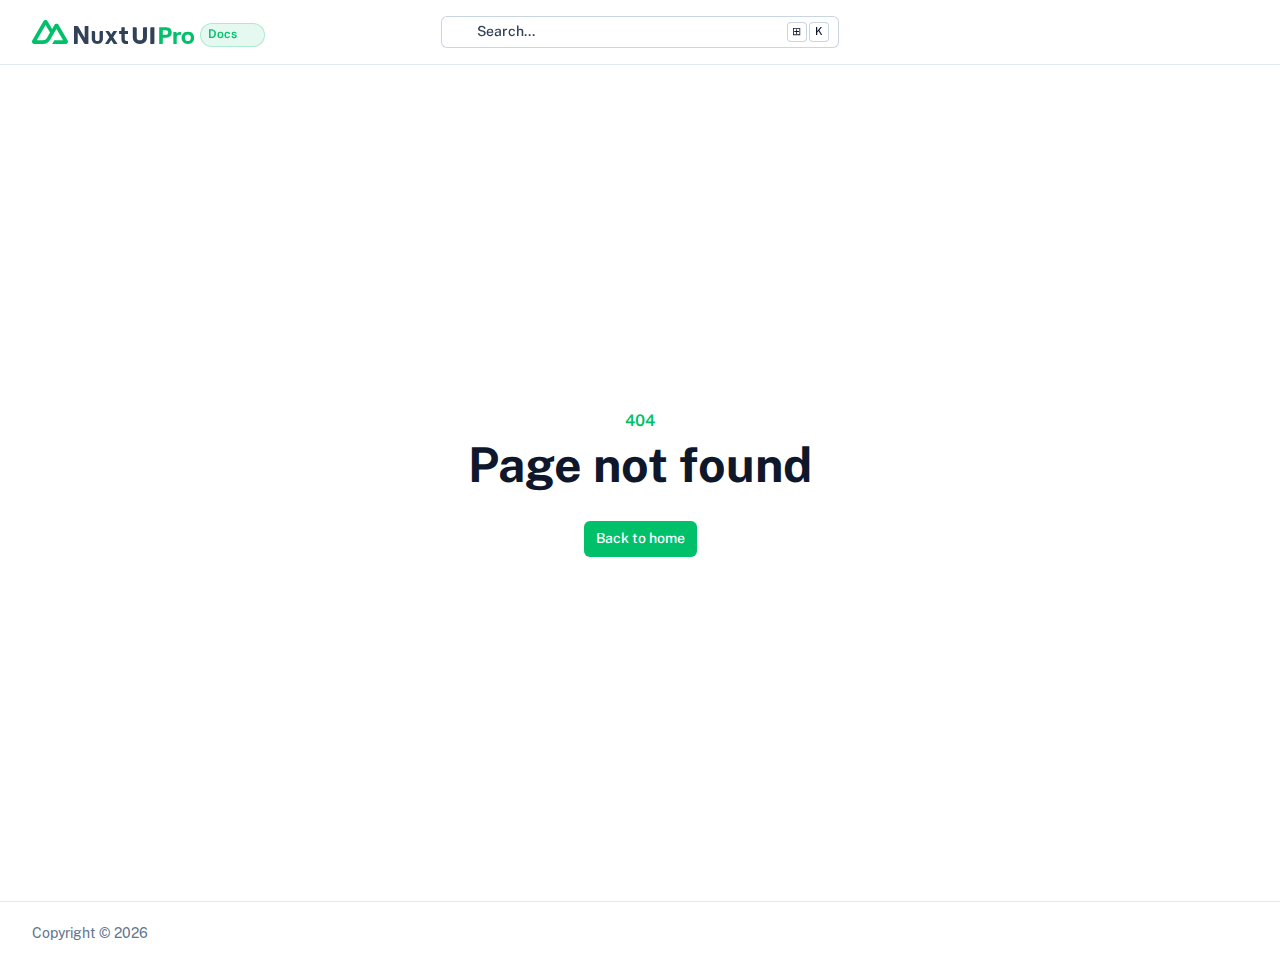
<file: 200.html>
<!DOCTYPE html><html  data-capo=""><head><meta charset="utf-8"><meta name="viewport" content="width=device-width, initial-scale=1"><link rel="stylesheet" href="/_nuxt/entry.BjTuRle4.css" crossorigin><link rel="modulepreload" as="script" crossorigin href="/_nuxt/BqzyFEHD.js"><link rel="prefetch" as="style" crossorigin href="/_nuxt/index.BtQOQfDZ.css"><link rel="prefetch" as="script" crossorigin href="/_nuxt/BSVGxpX7.js"><link rel="prefetch" as="script" crossorigin href="/_nuxt/PrMN-bbo.js"><link rel="prefetch" as="script" crossorigin href="/_nuxt/B1qGJSvF.js"><link rel="prefetch" as="script" crossorigin href="/_nuxt/ClN5LHtr.js"><link rel="prefetch" as="script" crossorigin href="/_nuxt/CvdC17w1.js"><link rel="prefetch" as="script" crossorigin href="/_nuxt/DYLs23kt.js"><script type="module" src="/_nuxt/BqzyFEHD.js" crossorigin></script><script>"use strict";(()=>{const t=window,e=document.documentElement,c=["dark","light"],n=getStorageValue("localStorage","nuxt-color-mode")||"system";let i=n==="system"?u():n;const r=e.getAttribute("data-color-mode-forced");r&&(i=r),l(i),t["__NUXT_COLOR_MODE__"]={preference:n,value:i,getColorScheme:u,addColorScheme:l,removeColorScheme:d};function l(o){const s=""+o+"",a="";e.classList?e.classList.add(s):e.className+=" "+s,a&&e.setAttribute("data-"+a,o)}function d(o){const s=""+o+"",a="";e.classList?e.classList.remove(s):e.className=e.className.replace(new RegExp(s,"g"),""),a&&e.removeAttribute("data-"+a)}function f(o){return t.matchMedia("(prefers-color-scheme"+o+")")}function u(){if(t.matchMedia&&f("").media!=="not all"){for(const o of c)if(f(":"+o).matches)return o}return"light"}})();function getStorageValue(t,e){switch(t){case"localStorage":return window.localStorage.getItem(e);case"sessionStorage":return window.sessionStorage.getItem(e);case"cookie":return getCookie(e);default:return null}}function getCookie(t){const c=("; "+window.document.cookie).split("; "+t+"=");if(c.length===2)return c.pop()?.split(";").shift()}</script></head><body><div id="__nuxt" class="isolate"></div><div id="teleports"></div><script>window.__NUXT_SITE_CONFIG__={env:"production",name:"nuxt-ui-pro-template-docs"}</script><script type="application/json" data-nuxt-data="nuxt-app" data-ssr="false" id="__NUXT_DATA__">[{"prerenderedAt":1,"serverRendered":2},1744119938357,false]</script><script>window.__NUXT__={};window.__NUXT__.config={public:{content:{wsUrl:""},mdc:{components:{prose:true,map:{accordion:"ProseAccordion","accordion-item":"ProseAccordionItem",badge:"ProseBadge",callout:"ProseCallout",card:"ProseCard","card-group":"ProseCardGroup",caution:"ProseCaution","code-collapse":"ProseCodeCollapse","code-group":"ProseCodeGroup","code-icon":"ProseCodeIcon","code-preview":"ProseCodePreview","code-tree":"ProseCodeTree",collapsible:"ProseCollapsible",icon:"ProseIcon",kbd:"ProseKbd",note:"ProseNote",steps:"ProseSteps",tabs:"ProseTabs","tabs-item":"ProseTabsItem",tip:"ProseTip",warning:"ProseWarning"}},headings:{anchorLinks:{h1:false,h2:true,h3:true,h4:true,h5:false,h6:false}}},preview:{api:"https://api.nuxt.studio",iframeMessagingAllowedOrigins:""}},app:{baseURL:"/",buildId:"794e7919-4083-48ab-88d1-8c29c2b5336d",buildAssetsDir:"/_nuxt/",cdnURL:""}}</script></body></html>
</file>
<file: _nuxt/entry.BjTuRle4.css>
@font-face{font-family:Public Sans;src:local("Public Sans Variable Italic"),url(../_fonts/ijwTs572Xtc6ZYQws9YVwnNDTJPax8s3JimW3w-sCERaUJl2X.woff2) format(woff2);font-display:swap;unicode-range:U+0102-0103,U+0110-0111,U+0128-0129,U+0168-0169,U+01A0-01A1,U+01AF-01B0,U+0300-0301,U+0303-0304,U+0308-0309,U+0323,U+0329,U+1EA0-1EF9,U+20AB;font-weight:100 900;font-style:italic}@font-face{font-family:"Public Sans Fallback: Arial";src:local("Arial");size-adjust:104.8675%;ascent-override:90.5905%;descent-override:21.4557%;line-gap-override:0%}@font-face{font-family:Public Sans;src:local("Public Sans Variable Italic"),url(../_fonts/ijwTs572Xtc6ZYQws9YVwnNDTJLax8s3JimW3w-00TsuLFl1k.woff2) format(woff2);font-display:swap;unicode-range:U+0100-02BA,U+02BD-02C5,U+02C7-02CC,U+02CE-02D7,U+02DD-02FF,U+0304,U+0308,U+0329,U+1D00-1DBF,U+1E00-1E9F,U+1EF2-1EFF,U+2020,U+20A0-20AB,U+20AD-20C0,U+2113,U+2C60-2C7F,U+A720-A7FF;font-weight:100 900;font-style:italic}@font-face{font-family:Public Sans;src:local("Public Sans Variable Italic"),url(../_fonts/ijwTs572Xtc6ZYQws9YVwnNDTJzax8s3Jik-axtdFxHmCA.woff2) format(woff2);font-display:swap;unicode-range:U+0000-00FF,U+0131,U+0152-0153,U+02BB-02BC,U+02C6,U+02DA,U+02DC,U+0304,U+0308,U+0329,U+2000-206F,U+20AC,U+2122,U+2191,U+2193,U+2212,U+2215,U+FEFF,U+FFFD;font-weight:100 900;font-style:italic}@font-face{font-family:Public Sans;src:local("Public Sans Variable"),url(../_fonts/ijwRs572Xtc6ZYQws9YVwnNJfJ7QwOk1Fig-lkVwxNJxNz.woff2) format(woff2);font-display:swap;unicode-range:U+0102-0103,U+0110-0111,U+0128-0129,U+0168-0169,U+01A0-01A1,U+01AF-01B0,U+0300-0301,U+0303-0304,U+0308-0309,U+0323,U+0329,U+1EA0-1EF9,U+20AB;font-weight:100 900;font-style:normal}@font-face{font-family:Public Sans;src:local("Public Sans Variable"),url(../_fonts/ijwRs572Xtc6ZYQws9YVwnNIfJ7QwOk1Fig-YaB7ezPpzS.woff2) format(woff2);font-display:swap;unicode-range:U+0100-02BA,U+02BD-02C5,U+02C7-02CC,U+02CE-02D7,U+02DD-02FF,U+0304,U+0308,U+0329,U+1D00-1DBF,U+1E00-1E9F,U+1EF2-1EFF,U+2020,U+20A0-20AB,U+20AD-20C0,U+2113,U+2C60-2C7F,U+A720-A7FF;font-weight:100 900;font-style:normal}@font-face{font-family:Public Sans;src:local("Public Sans Variable"),url(../_fonts/ijwRs572Xtc6ZYQws9YVwnNGfJ7QwOk1-XeAcsqe881.woff2) format(woff2);font-display:swap;unicode-range:U+0000-00FF,U+0131,U+0152-0153,U+02BB-02BC,U+02C6,U+02DA,U+02DC,U+0304,U+0308,U+0329,U+2000-206F,U+20AC,U+2122,U+2191,U+2193,U+2212,U+2215,U+FEFF,U+FFFD;font-weight:100 900;font-style:normal}@font-face{font-family:Public Sans;src:local("Public Sans Thin Italic"),url(../_fonts/ijwAs572Xtc6ZYQws9YVwnNDZpDyNjGolS673tpRgQcu-1BfhiQvIHl.woff) format(woff);font-display:swap;font-weight:100;font-style:italic}@font-face{font-family:Public Sans;src:local("Public Sans ExtraLight Italic"),url(../_fonts/ijwAs572Xtc6ZYQws9YVwnNDZpDyNjGolS673trRgAcu-IjTQUx6iQb.woff) format(woff);font-display:swap;font-weight:200;font-style:italic}@font-face{font-family:Public Sans;src:local("Public Sans Light Italic"),url(../_fonts/ijwAs572Xtc6ZYQws9YVwnNDZpDyNjGolS673toPgAcu-hCF8d9bnlJ.woff) format(woff);font-display:swap;font-weight:300;font-style:italic}@font-face{font-family:Public Sans;src:local("Public Sans Regular Italic"),local("Public Sans Italic"),url(../_fonts/ijwAs572Xtc6ZYQws9YVwnNDZpDyNjGolS673tpRgAcu-ucHmm4rERh.woff) format(woff);font-display:swap;font-weight:400;font-style:italic}@font-face{font-family:Public Sans;src:local("Public Sans Medium Italic"),url(../_fonts/ijwAs572Xtc6ZYQws9YVwnNDZpDyNjGolS673tpjgAcu-vj2DXQ1rSN.woff) format(woff);font-display:swap;font-weight:500;font-style:italic}@font-face{font-family:Public Sans;src:local("Public Sans SemiBold Italic"),url(../_fonts/ijwAs572Xtc6ZYQws9YVwnNDZpDyNjGolS673tqPhwcu-GhRoah9aYI.woff) format(woff);font-display:swap;font-weight:600;font-style:italic}@font-face{font-family:Public Sans;src:local("Public Sans Bold Italic"),url(../_fonts/ijwAs572Xtc6ZYQws9YVwnNDZpDyNjGolS673tq2hwcu-3uXVypHDSf.woff) format(woff);font-display:swap;font-weight:700;font-style:italic}@font-face{font-family:Public Sans;src:local("Public Sans ExtraBold Italic"),url(../_fonts/ijwAs572Xtc6ZYQws9YVwnNDZpDyNjGolS673trRhwcu-WbCRjRYl8x.woff) format(woff);font-display:swap;font-weight:800;font-style:italic}@font-face{font-family:Public Sans;src:local("Public Sans Black Italic"),url(../_fonts/ijwAs572Xtc6ZYQws9YVwnNDZpDyNjGolS673tr4hwcu-WtLRb9vgYJ.woff) format(woff);font-display:swap;font-weight:900;font-style:italic}@font-face{font-family:Public Sans;src:local("Public Sans Thin"),url(../_fonts/ijwGs572Xtc6ZYQws9YVwllKVG8qX1oyOymuFpi5wA-aeRLpua9RZ.woff) format(woff);font-display:swap;font-weight:100;font-style:normal}@font-face{font-family:Public Sans;src:local("Public Sans ExtraLight"),url(../_fonts/ijwGs572Xtc6ZYQws9YVwllKVG8qX1oyOymulpm5wA-yuTQLA8K24.woff) format(woff);font-display:swap;font-weight:200;font-style:normal}@font-face{font-family:Public Sans;src:local("Public Sans Light"),url(../_fonts/ijwGs572Xtc6ZYQws9YVwllKVG8qX1oyOymuSJm5wA-o2sscYTPjt.woff) format(woff);font-display:swap;font-weight:300;font-style:normal}@font-face{font-family:Public Sans;src:local("Public Sans Regular"),local("Public Sans"),url(../_fonts/ijwGs572Xtc6ZYQws9YVwllKVG8qX1oyOymuFpm5wA-Cva6Psy4xY.woff) format(woff);font-display:swap;font-weight:400;font-style:normal}@font-face{font-family:Public Sans;src:local("Public Sans Medium"),url(../_fonts/ijwGs572Xtc6ZYQws9YVwllKVG8qX1oyOymuJJm5wA-Pud58BMWd5.woff) format(woff);font-display:swap;font-weight:500;font-style:normal}@font-face{font-family:Public Sans;src:local("Public Sans SemiBold"),url(../_fonts/ijwGs572Xtc6ZYQws9YVwllKVG8qX1oyOymuyJ65wA-ZiOoaNJ5FR.woff) format(woff);font-display:swap;font-weight:600;font-style:normal}@font-face{font-family:Public Sans;src:local("Public Sans Bold"),url(../_fonts/ijwGs572Xtc6ZYQws9YVwllKVG8qX1oyOymu8Z65wA-pHcKT8Xdpf.woff) format(woff);font-display:swap;font-weight:700;font-style:normal}@font-face{font-family:Public Sans;src:local("Public Sans ExtraBold"),url(../_fonts/ijwGs572Xtc6ZYQws9YVwllKVG8qX1oyOymulp65wA-482ARGYL1z.woff) format(woff);font-display:swap;font-weight:800;font-style:normal}@font-face{font-family:Public Sans;src:local("Public Sans Black"),url(../_fonts/ijwGs572Xtc6ZYQws9YVwllKVG8qX1oyOymuv565wA-piSMXPa7RW.woff) format(woff);font-display:swap;font-weight:900;font-style:normal}/*! tailwindcss v4.0.6 | MIT License | https://tailwindcss.com */@layer theme{:host,:root{--font-sans:"Public Sans",sans-serif;--font-serif:ui-serif,Georgia,Cambria,"Times New Roman",Times,serif;--font-mono:ui-monospace,SFMono-Regular,Menlo,Monaco,Consolas,"Liberation Mono","Courier New",monospace;--color-red-50:oklch(.971 .013 17.38);--color-red-100:oklch(.936 .032 17.717);--color-red-200:oklch(.885 .062 18.334);--color-red-300:oklch(.808 .114 19.571);--color-red-400:oklch(.704 .191 22.216);--color-red-500:oklch(.637 .237 25.331);--color-red-600:oklch(.577 .245 27.325);--color-red-700:oklch(.505 .213 27.518);--color-red-800:oklch(.444 .177 26.899);--color-red-900:oklch(.396 .141 25.723);--color-red-950:oklch(.258 .092 26.042);--color-orange-50:oklch(.98 .016 73.684);--color-orange-100:oklch(.954 .038 75.164);--color-orange-200:oklch(.901 .076 70.697);--color-orange-300:oklch(.837 .128 66.29);--color-orange-400:oklch(.75 .183 55.934);--color-orange-500:oklch(.705 .213 47.604);--color-orange-600:oklch(.646 .222 41.116);--color-orange-700:oklch(.553 .195 38.402);--color-orange-800:oklch(.47 .157 37.304);--color-orange-900:oklch(.408 .123 38.172);--color-orange-950:oklch(.266 .079 36.259);--color-amber-50:oklch(.987 .022 95.277);--color-amber-100:oklch(.962 .059 95.617);--color-amber-200:oklch(.924 .12 95.746);--color-amber-300:oklch(.879 .169 91.605);--color-amber-400:oklch(.828 .189 84.429);--color-amber-500:oklch(.769 .188 70.08);--color-amber-600:oklch(.666 .179 58.318);--color-amber-700:oklch(.555 .163 48.998);--color-amber-800:oklch(.473 .137 46.201);--color-amber-900:oklch(.414 .112 45.904);--color-amber-950:oklch(.279 .077 45.635);--color-yellow-50:oklch(.987 .026 102.212);--color-yellow-100:oklch(.973 .071 103.193);--color-yellow-200:oklch(.945 .129 101.54);--color-yellow-300:oklch(.905 .182 98.111);--color-yellow-400:oklch(.852 .199 91.936);--color-yellow-500:oklch(.795 .184 86.047);--color-yellow-600:oklch(.681 .162 75.834);--color-yellow-700:oklch(.554 .135 66.442);--color-yellow-800:oklch(.476 .114 61.907);--color-yellow-900:oklch(.421 .095 57.708);--color-yellow-950:oklch(.286 .066 53.813);--color-lime-50:oklch(.986 .031 120.757);--color-lime-100:oklch(.967 .067 122.328);--color-lime-200:oklch(.938 .127 124.321);--color-lime-300:oklch(.897 .196 126.665);--color-lime-400:oklch(.841 .238 128.85);--color-lime-500:oklch(.768 .233 130.85);--color-lime-600:oklch(.648 .2 131.684);--color-lime-700:oklch(.532 .157 131.589);--color-lime-800:oklch(.453 .124 130.933);--color-lime-900:oklch(.405 .101 131.063);--color-lime-950:oklch(.274 .072 132.109);--color-green-50:#effdf5;--color-green-100:#d9fbe8;--color-green-200:#b3f5d1;--color-green-300:#75edae;--color-green-400:#00dc82;--color-green-500:#00c16a;--color-green-600:#00a155;--color-green-700:#007f45;--color-green-800:#016538;--color-green-900:#0a5331;--color-green-950:#052e16;--color-emerald-50:oklch(.979 .021 166.113);--color-emerald-100:oklch(.95 .052 163.051);--color-emerald-200:oklch(.905 .093 164.15);--color-emerald-300:oklch(.845 .143 164.978);--color-emerald-400:oklch(.765 .177 163.223);--color-emerald-500:oklch(.696 .17 162.48);--color-emerald-600:oklch(.596 .145 163.225);--color-emerald-700:oklch(.508 .118 165.612);--color-emerald-800:oklch(.432 .095 166.913);--color-emerald-900:oklch(.378 .077 168.94);--color-emerald-950:oklch(.262 .051 172.552);--color-teal-50:oklch(.984 .014 180.72);--color-teal-100:oklch(.953 .051 180.801);--color-teal-200:oklch(.91 .096 180.426);--color-teal-300:oklch(.855 .138 181.071);--color-teal-400:oklch(.777 .152 181.912);--color-teal-500:oklch(.704 .14 182.503);--color-teal-600:oklch(.6 .118 184.704);--color-teal-700:oklch(.511 .096 186.391);--color-teal-800:oklch(.437 .078 188.216);--color-teal-900:oklch(.386 .063 188.416);--color-teal-950:oklch(.277 .046 192.524);--color-cyan-50:oklch(.984 .019 200.873);--color-cyan-100:oklch(.956 .045 203.388);--color-cyan-200:oklch(.917 .08 205.041);--color-cyan-300:oklch(.865 .127 207.078);--color-cyan-400:oklch(.789 .154 211.53);--color-cyan-500:oklch(.715 .143 215.221);--color-cyan-600:oklch(.609 .126 221.723);--color-cyan-700:oklch(.52 .105 223.128);--color-cyan-800:oklch(.45 .085 224.283);--color-cyan-900:oklch(.398 .07 227.392);--color-cyan-950:oklch(.302 .056 229.695);--color-sky-50:oklch(.977 .013 236.62);--color-sky-100:oklch(.951 .026 236.824);--color-sky-200:oklch(.901 .058 230.902);--color-sky-300:oklch(.828 .111 230.318);--color-sky-400:oklch(.746 .16 232.661);--color-sky-500:oklch(.685 .169 237.323);--color-sky-600:oklch(.588 .158 241.966);--color-sky-700:oklch(.5 .134 242.749);--color-sky-800:oklch(.443 .11 240.79);--color-sky-900:oklch(.391 .09 240.876);--color-sky-950:oklch(.293 .066 243.157);--color-blue-50:oklch(.97 .014 254.604);--color-blue-100:oklch(.932 .032 255.585);--color-blue-200:oklch(.882 .059 254.128);--color-blue-300:oklch(.809 .105 251.813);--color-blue-400:oklch(.707 .165 254.624);--color-blue-500:oklch(.623 .214 259.815);--color-blue-600:oklch(.546 .245 262.881);--color-blue-700:oklch(.488 .243 264.376);--color-blue-800:oklch(.424 .199 265.638);--color-blue-900:oklch(.379 .146 265.522);--color-blue-950:oklch(.282 .091 267.935);--color-indigo-50:oklch(.962 .018 272.314);--color-indigo-100:oklch(.93 .034 272.788);--color-indigo-200:oklch(.87 .065 274.039);--color-indigo-300:oklch(.785 .115 274.713);--color-indigo-400:oklch(.673 .182 276.935);--color-indigo-500:oklch(.585 .233 277.117);--color-indigo-600:oklch(.511 .262 276.966);--color-indigo-700:oklch(.457 .24 277.023);--color-indigo-800:oklch(.398 .195 277.366);--color-indigo-900:oklch(.359 .144 278.697);--color-indigo-950:oklch(.257 .09 281.288);--color-violet-50:oklch(.969 .016 293.756);--color-violet-100:oklch(.943 .029 294.588);--color-violet-200:oklch(.894 .057 293.283);--color-violet-300:oklch(.811 .111 293.571);--color-violet-400:oklch(.702 .183 293.541);--color-violet-500:oklch(.606 .25 292.717);--color-violet-600:oklch(.541 .281 293.009);--color-violet-700:oklch(.491 .27 292.581);--color-violet-800:oklch(.432 .232 292.759);--color-violet-900:oklch(.38 .189 293.745);--color-violet-950:oklch(.283 .141 291.089);--color-purple-50:oklch(.977 .014 308.299);--color-purple-100:oklch(.946 .033 307.174);--color-purple-200:oklch(.902 .063 306.703);--color-purple-300:oklch(.827 .119 306.383);--color-purple-400:oklch(.714 .203 305.504);--color-purple-500:oklch(.627 .265 303.9);--color-purple-600:oklch(.558 .288 302.321);--color-purple-700:oklch(.496 .265 301.924);--color-purple-800:oklch(.438 .218 303.724);--color-purple-900:oklch(.381 .176 304.987);--color-purple-950:oklch(.291 .149 302.717);--color-fuchsia-50:oklch(.977 .017 320.058);--color-fuchsia-100:oklch(.952 .037 318.852);--color-fuchsia-200:oklch(.903 .076 319.62);--color-fuchsia-300:oklch(.833 .145 321.434);--color-fuchsia-400:oklch(.74 .238 322.16);--color-fuchsia-500:oklch(.667 .295 322.15);--color-fuchsia-600:oklch(.591 .293 322.896);--color-fuchsia-700:oklch(.518 .253 323.949);--color-fuchsia-800:oklch(.452 .211 324.591);--color-fuchsia-900:oklch(.401 .17 325.612);--color-fuchsia-950:oklch(.293 .136 325.661);--color-pink-50:oklch(.971 .014 343.198);--color-pink-100:oklch(.948 .028 342.258);--color-pink-200:oklch(.899 .061 343.231);--color-pink-300:oklch(.823 .12 346.018);--color-pink-400:oklch(.718 .202 349.761);--color-pink-500:oklch(.656 .241 354.308);--color-pink-600:oklch(.592 .249 .584);--color-pink-700:oklch(.525 .223 3.958);--color-pink-800:oklch(.459 .187 3.815);--color-pink-900:oklch(.408 .153 2.432);--color-pink-950:oklch(.284 .109 3.907);--color-rose-50:oklch(.969 .015 12.422);--color-rose-100:oklch(.941 .03 12.58);--color-rose-200:oklch(.892 .058 10.001);--color-rose-300:oklch(.81 .117 11.638);--color-rose-400:oklch(.712 .194 13.428);--color-rose-500:oklch(.645 .246 16.439);--color-rose-600:oklch(.586 .253 17.585);--color-rose-700:oklch(.514 .222 16.935);--color-rose-800:oklch(.455 .188 13.697);--color-rose-900:oklch(.41 .159 10.272);--color-rose-950:oklch(.271 .105 12.094);--color-slate-50:oklch(.984 .003 247.858);--color-slate-100:oklch(.968 .007 247.896);--color-slate-200:oklch(.929 .013 255.508);--color-slate-300:oklch(.869 .022 252.894);--color-slate-400:oklch(.704 .04 256.788);--color-slate-500:oklch(.554 .046 257.417);--color-slate-600:oklch(.446 .043 257.281);--color-slate-700:oklch(.372 .044 257.287);--color-slate-800:oklch(.279 .041 260.031);--color-slate-900:oklch(.208 .042 265.755);--color-slate-950:oklch(.129 .042 264.695);--color-gray-50:oklch(.985 .002 247.839);--color-gray-100:oklch(.967 .003 264.542);--color-gray-200:oklch(.928 .006 264.531);--color-gray-300:oklch(.872 .01 258.338);--color-gray-400:oklch(.707 .022 261.325);--color-gray-500:oklch(.551 .027 264.364);--color-gray-600:oklch(.446 .03 256.802);--color-gray-700:oklch(.373 .034 259.733);--color-gray-800:oklch(.278 .033 256.848);--color-gray-900:oklch(.21 .034 264.665);--color-gray-950:oklch(.13 .028 261.692);--color-zinc-50:oklch(.985 0 0);--color-zinc-100:oklch(.967 .001 286.375);--color-zinc-200:oklch(.92 .004 286.32);--color-zinc-300:oklch(.871 .006 286.286);--color-zinc-400:oklch(.705 .015 286.067);--color-zinc-500:oklch(.552 .016 285.938);--color-zinc-600:oklch(.442 .017 285.786);--color-zinc-700:oklch(.37 .013 285.805);--color-zinc-800:oklch(.274 .006 286.033);--color-zinc-900:oklch(.21 .006 285.885);--color-zinc-950:oklch(.141 .005 285.823);--color-neutral-50:var(--ui-color-neutral-50);--color-neutral-100:var(--ui-color-neutral-100);--color-neutral-200:var(--ui-color-neutral-200);--color-neutral-300:var(--ui-color-neutral-300);--color-neutral-400:var(--ui-color-neutral-400);--color-neutral-500:var(--ui-color-neutral-500);--color-neutral-600:var(--ui-color-neutral-600);--color-neutral-700:var(--ui-color-neutral-700);--color-neutral-800:var(--ui-color-neutral-800);--color-neutral-900:var(--ui-color-neutral-900);--color-neutral-950:var(--ui-color-neutral-950);--color-stone-50:oklch(.985 .001 106.423);--color-stone-100:oklch(.97 .001 106.424);--color-stone-200:oklch(.923 .003 48.717);--color-stone-300:oklch(.869 .005 56.366);--color-stone-400:oklch(.709 .01 56.259);--color-stone-500:oklch(.553 .013 58.071);--color-stone-600:oklch(.444 .011 73.639);--color-stone-700:oklch(.374 .01 67.558);--color-stone-800:oklch(.268 .007 34.298);--color-stone-900:oklch(.216 .006 56.043);--color-stone-950:oklch(.147 .004 49.25);--color-black:#000;--color-white:#fff;--spacing:.25rem;--breakpoint-sm:40rem;--breakpoint-md:48rem;--breakpoint-lg:64rem;--breakpoint-xl:80rem;--breakpoint-2xl:96rem;--container-3xs:16rem;--container-2xs:18rem;--container-xs:20rem;--container-sm:24rem;--container-md:28rem;--container-lg:32rem;--container-xl:36rem;--container-2xl:42rem;--container-3xl:48rem;--container-4xl:56rem;--container-5xl:64rem;--container-6xl:72rem;--container-7xl:80rem;--text-xs:.75rem;--text-xs--line-height:1.33333;--text-sm:.875rem;--text-sm--line-height:1.42857;--text-base:1rem;--text-base--line-height:1.5;--text-lg:1.125rem;--text-lg--line-height:1.55556;--text-xl:1.25rem;--text-xl--line-height:1.4;--text-2xl:1.5rem;--text-2xl--line-height:1.33333;--text-3xl:1.875rem;--text-3xl--line-height:1.2;--text-4xl:2.25rem;--text-4xl--line-height:1.11111;--text-5xl:3rem;--text-5xl--line-height:1;--text-6xl:3.75rem;--text-6xl--line-height:1;--text-7xl:4.5rem;--text-7xl--line-height:1;--text-8xl:6rem;--text-8xl--line-height:1;--text-9xl:8rem;--text-9xl--line-height:1;--font-weight-thin:100;--font-weight-extralight:200;--font-weight-light:300;--font-weight-normal:400;--font-weight-medium:500;--font-weight-semibold:600;--font-weight-bold:700;--font-weight-extrabold:800;--font-weight-black:900;--tracking-tighter:-.05em;--tracking-tight:-.025em;--tracking-normal:0em;--tracking-wide:.025em;--tracking-wider:.05em;--tracking-widest:.1em;--leading-tight:1.25;--leading-snug:1.375;--leading-normal:1.5;--leading-relaxed:1.625;--leading-loose:2;--radius-xs:.125rem;--radius-sm:.25rem;--radius-md:.375rem;--radius-lg:.5rem;--radius-xl:.75rem;--radius-2xl:1rem;--radius-3xl:1.5rem;--radius-4xl:2rem;--shadow-2xs:0 1px #0000000d;--shadow-xs:0 1px 2px 0 #0000000d;--shadow-sm:0 1px 3px 0 #0000001a,0 1px 2px -1px #0000001a;--shadow-md:0 4px 6px -1px #0000001a,0 2px 4px -2px #0000001a;--shadow-lg:0 10px 15px -3px #0000001a,0 4px 6px -4px #0000001a;--shadow-xl:0 20px 25px -5px #0000001a,0 8px 10px -6px #0000001a;--shadow-2xl:0 25px 50px -12px #00000040;--inset-shadow-2xs:inset 0 1px #0000000d;--inset-shadow-xs:inset 0 1px 1px #0000000d;--inset-shadow-sm:inset 0 2px 4px #0000000d;--drop-shadow-xs:0 1px 1px #0000000d;--drop-shadow-sm:0 1px 2px #00000026;--drop-shadow-md:0 3px 3px #0000001f;--drop-shadow-lg:0 4px 4px #00000026;--drop-shadow-xl:0 9px 7px #0000001a;--drop-shadow-2xl:0 25px 25px #00000026;--ease-in:cubic-bezier(.4,0,1,1);--ease-out:cubic-bezier(0,0,.2,1);--ease-in-out:cubic-bezier(.4,0,.2,1);--animate-spin:spin 1s linear infinite;--animate-ping:ping 1s cubic-bezier(0,0,.2,1)infinite;--animate-pulse:pulse 2s cubic-bezier(.4,0,.6,1)infinite;--animate-bounce:bounce 1s infinite;--blur-xs:4px;--blur-sm:8px;--blur-md:12px;--blur-lg:16px;--blur-xl:24px;--blur-2xl:40px;--blur-3xl:64px;--perspective-dramatic:100px;--perspective-near:300px;--perspective-normal:500px;--perspective-midrange:800px;--perspective-distant:1200px;--aspect-video:16/9;--default-transition-duration:.15s;--default-transition-timing-function:cubic-bezier(.4,0,.2,1);--default-font-family:var(--font-sans);--default-font-feature-settings:var(--font-sans--font-feature-settings);--default-font-variation-settings:var(--font-sans--font-variation-settings);--default-mono-font-family:var(--font-mono);--default-mono-font-feature-settings:var(--font-mono--font-feature-settings);--default-mono-font-variation-settings:var(--font-mono--font-variation-settings);--color-old-neutral-50:oklch(.985 0 0);--color-old-neutral-100:oklch(.97 0 0);--color-old-neutral-200:oklch(.922 0 0);--color-old-neutral-300:oklch(.87 0 0);--color-old-neutral-400:oklch(.708 0 0);--color-old-neutral-500:oklch(.556 0 0);--color-old-neutral-600:oklch(.439 0 0);--color-old-neutral-700:oklch(.371 0 0);--color-old-neutral-800:oklch(.269 0 0);--color-old-neutral-900:oklch(.205 0 0);--color-old-neutral-950:oklch(.145 0 0);--color-primary-50:var(--ui-color-primary-50);--color-primary-100:var(--ui-color-primary-100);--color-primary-200:var(--ui-color-primary-200);--color-primary-300:var(--ui-color-primary-300);--color-primary-400:var(--ui-color-primary-400);--color-primary-500:var(--ui-color-primary-500);--color-primary-600:var(--ui-color-primary-600);--color-primary-700:var(--ui-color-primary-700);--color-primary-800:var(--ui-color-primary-800);--color-primary-900:var(--ui-color-primary-900);--color-primary-950:var(--ui-color-primary-950);--color-secondary-50:var(--ui-color-secondary-50);--color-secondary-100:var(--ui-color-secondary-100);--color-secondary-200:var(--ui-color-secondary-200);--color-secondary-300:var(--ui-color-secondary-300);--color-secondary-400:var(--ui-color-secondary-400);--color-secondary-500:var(--ui-color-secondary-500);--color-secondary-600:var(--ui-color-secondary-600);--color-secondary-700:var(--ui-color-secondary-700);--color-secondary-800:var(--ui-color-secondary-800);--color-secondary-900:var(--ui-color-secondary-900);--color-secondary-950:var(--ui-color-secondary-950);--color-success-50:var(--ui-color-success-50);--color-success-100:var(--ui-color-success-100);--color-success-200:var(--ui-color-success-200);--color-success-300:var(--ui-color-success-300);--color-success-400:var(--ui-color-success-400);--color-success-500:var(--ui-color-success-500);--color-success-600:var(--ui-color-success-600);--color-success-700:var(--ui-color-success-700);--color-success-800:var(--ui-color-success-800);--color-success-900:var(--ui-color-success-900);--color-success-950:var(--ui-color-success-950);--color-info-50:var(--ui-color-info-50);--color-info-100:var(--ui-color-info-100);--color-info-200:var(--ui-color-info-200);--color-info-300:var(--ui-color-info-300);--color-info-400:var(--ui-color-info-400);--color-info-500:var(--ui-color-info-500);--color-info-600:var(--ui-color-info-600);--color-info-700:var(--ui-color-info-700);--color-info-800:var(--ui-color-info-800);--color-info-900:var(--ui-color-info-900);--color-info-950:var(--ui-color-info-950);--color-warning-50:var(--ui-color-warning-50);--color-warning-100:var(--ui-color-warning-100);--color-warning-200:var(--ui-color-warning-200);--color-warning-300:var(--ui-color-warning-300);--color-warning-400:var(--ui-color-warning-400);--color-warning-500:var(--ui-color-warning-500);--color-warning-600:var(--ui-color-warning-600);--color-warning-700:var(--ui-color-warning-700);--color-warning-800:var(--ui-color-warning-800);--color-warning-900:var(--ui-color-warning-900);--color-warning-950:var(--ui-color-warning-950);--color-error-50:var(--ui-color-error-50);--color-error-100:var(--ui-color-error-100);--color-error-200:var(--ui-color-error-200);--color-error-300:var(--ui-color-error-300);--color-error-400:var(--ui-color-error-400);--color-error-500:var(--ui-color-error-500);--color-error-600:var(--ui-color-error-600);--color-error-700:var(--ui-color-error-700);--color-error-800:var(--ui-color-error-800);--color-error-900:var(--ui-color-error-900);--color-error-950:var(--ui-color-error-950)}}@layer base{*,::backdrop,:after,:before{border:0 solid;box-sizing:border-box;margin:0;padding:0}::file-selector-button{border:0 solid;box-sizing:border-box;margin:0;padding:0}:host,html{-webkit-text-size-adjust:100%;font-family:var(--default-font-family,ui-sans-serif,system-ui,sans-serif,"Apple Color Emoji","Segoe UI Emoji","Segoe UI Symbol","Noto Color Emoji");font-feature-settings:var(--default-font-feature-settings,normal);font-variation-settings:var(--default-font-variation-settings,normal);line-height:1.5;-moz-tab-size:4;-o-tab-size:4;tab-size:4;-webkit-tap-highlight-color:transparent}body{line-height:inherit}hr{border-top-width:1px;color:inherit;height:0}abbr:where([title]){-webkit-text-decoration:underline dotted;text-decoration:underline dotted}h1,h2,h3,h4,h5,h6{font-size:inherit;font-weight:inherit}a{color:inherit;-webkit-text-decoration:inherit;text-decoration:inherit}b,strong{font-weight:bolder}code,kbd,pre,samp{font-family:var(--default-mono-font-family,ui-monospace,SFMono-Regular,Menlo,Monaco,Consolas,"Liberation Mono","Courier New",monospace);font-feature-settings:var(--default-mono-font-feature-settings,normal);font-size:1em;font-variation-settings:var(--default-mono-font-variation-settings,normal)}small{font-size:80%}sub,sup{font-size:75%;line-height:0;position:relative;vertical-align:baseline}sub{bottom:-.25em}sup{top:-.5em}table{border-collapse:collapse;border-color:inherit;text-indent:0}:-moz-focusring{outline:auto}progress{vertical-align:baseline}summary{display:list-item}menu,ol,ul{list-style:none}audio,canvas,embed,iframe,img,object,svg,video{display:block;vertical-align:middle}img,video{height:auto;max-width:100%}button,input,optgroup,select,textarea{background-color:#0000;border-radius:0;color:inherit;font:inherit;font-feature-settings:inherit;font-variation-settings:inherit;letter-spacing:inherit;opacity:1}::file-selector-button{background-color:#0000;border-radius:0;color:inherit;font:inherit;font-feature-settings:inherit;font-variation-settings:inherit;letter-spacing:inherit;opacity:1}:where(select:is([multiple],[size])) optgroup{font-weight:bolder}:where(select:is([multiple],[size])) optgroup option{padding-inline-start:20px}::file-selector-button{margin-inline-end:4px}::-moz-placeholder{color:color-mix(in oklab,currentColor 50%,transparent);opacity:1}::placeholder{color:color-mix(in oklab,currentColor 50%,transparent);opacity:1}textarea{resize:vertical}::-webkit-search-decoration{-webkit-appearance:none}::-webkit-date-and-time-value{min-height:1lh;text-align:inherit}::-webkit-datetime-edit{display:inline-flex}::-webkit-datetime-edit-fields-wrapper{padding:0}::-webkit-datetime-edit,::-webkit-datetime-edit-year-field{padding-block:0}::-webkit-datetime-edit-day-field,::-webkit-datetime-edit-month-field{padding-block:0}::-webkit-datetime-edit-hour-field,::-webkit-datetime-edit-minute-field{padding-block:0}::-webkit-datetime-edit-millisecond-field,::-webkit-datetime-edit-second-field{padding-block:0}::-webkit-datetime-edit-meridiem-field{padding-block:0}:-moz-ui-invalid{box-shadow:none}button,input:where([type=button],[type=reset],[type=submit]){-webkit-appearance:button;-moz-appearance:button;appearance:button}::file-selector-button{-webkit-appearance:button;-moz-appearance:button;appearance:button}::-webkit-inner-spin-button,::-webkit-outer-spin-button{height:auto}[hidden]:where(:not([hidden=until-found])){display:none!important}body{background-color:var(--ui-bg);color:var(--ui-text);-webkit-font-smoothing:antialiased;-moz-osx-font-smoothing:grayscale;color-scheme:light}body:where(.dark,.dark *){color-scheme:dark}.light,:root{--ui-text-dimmed:var(--ui-color-neutral-400);--ui-text-muted:var(--ui-color-neutral-500);--ui-text-toned:var(--ui-color-neutral-600);--ui-text:var(--ui-color-neutral-700);--ui-text-highlighted:var(--ui-color-neutral-900);--ui-bg:var(--color-white);--ui-bg-muted:var(--ui-color-neutral-50);--ui-bg-elevated:var(--ui-color-neutral-100);--ui-bg-accented:var(--ui-color-neutral-200);--ui-bg-inverted:var(--ui-color-neutral-900);--ui-border:var(--ui-color-neutral-200);--ui-border-muted:var(--ui-color-neutral-200);--ui-border-accented:var(--ui-color-neutral-300);--ui-border-inverted:var(--ui-color-neutral-900);--ui-radius:var(--radius-sm);--ui-container:var(--container-7xl)}.dark{--ui-text-dimmed:var(--ui-color-neutral-500);--ui-text-muted:var(--ui-color-neutral-400);--ui-text-toned:var(--ui-color-neutral-300);--ui-text:var(--ui-color-neutral-200);--ui-text-highlighted:var(--color-white);--ui-bg:var(--ui-color-neutral-900);--ui-bg-muted:var(--ui-color-neutral-800);--ui-bg-elevated:var(--ui-color-neutral-800);--ui-bg-accented:var(--ui-color-neutral-700);--ui-bg-inverted:var(--color-white);--ui-border:var(--ui-color-neutral-800);--ui-border-muted:var(--ui-color-neutral-700);--ui-border-accented:var(--ui-color-neutral-700);--ui-border-inverted:var(--color-white)}:root{--ui-header-height:calc(var(--spacing)*16)}}@layer components;@layer utilities{.pointer-events-auto{pointer-events:auto}.pointer-events-none{pointer-events:none}.collapse{visibility:collapse}.visible{visibility:visible}.absolute{position:absolute}.fixed{position:fixed}.relative{position:relative}.static{position:static}.sticky{position:sticky}.inset-0{inset:calc(var(--spacing)*0)}.inset-x-0{inset-inline:calc(var(--spacing)*0)}.inset-x-1{inset-inline:calc(var(--spacing)*1)}.inset-x-4{inset-inline:calc(var(--spacing)*4)}.inset-x-px{inset-inline:1px}.inset-y-0{inset-block:calc(var(--spacing)*0)}.inset-y-1{inset-block:calc(var(--spacing)*1)}.inset-y-2{inset-block:calc(var(--spacing)*2)}.inset-y-4{inset-block:calc(var(--spacing)*4)}.-start-px{inset-inline-start:-1px}.start-0{inset-inline-start:calc(var(--spacing)*0)}.end-0{inset-inline-end:calc(var(--spacing)*0)}.end-4{inset-inline-end:calc(var(--spacing)*4)}.-top-8{top:calc(var(--spacing)*-8)}.top-0{top:calc(var(--spacing)*0)}.top-0\.5{top:calc(var(--spacing)*.5)}.top-1{top:calc(var(--spacing)*1)}.top-1\/2{top:50%}.top-2{top:calc(var(--spacing)*2)}.top-4{top:calc(var(--spacing)*4)}.top-\[11px\]{top:11px}.top-\[160px\]{top:160px}.top-\[250px\]{top:250px}.top-\[calc\(var\(--ui-header-height\)\+1px\)\]{top:calc(var(--ui-header-height) + 1px)}.right-0{right:calc(var(--spacing)*0)}.right-2{right:calc(var(--spacing)*2)}.right-4{right:calc(var(--spacing)*4)}.right-5{right:calc(var(--spacing)*5)}.right-8{right:calc(var(--spacing)*8)}.right-\[-100\%\]{right:-100%}.right-\[11px\]{right:11px}.right-\[90px\]{right:90px}.right-\[190px\]{right:190px}.-bottom-px{bottom:-1px}.bottom-0{bottom:calc(var(--spacing)*0)}.bottom-4{bottom:calc(var(--spacing)*4)}.bottom-5{bottom:calc(var(--spacing)*5)}.bottom-12{bottom:calc(var(--spacing)*12)}.bottom-px{bottom:1px}.left-0{left:calc(var(--spacing)*0)}.left-1\/2{left:50%}.left-4{left:calc(var(--spacing)*4)}.isolate{isolation:isolate}.z-\(--index\){z-index:var(--index)}.z-50{z-index:50}.z-\[-1\]{z-index:-1}.z-\[100\]{z-index:100}.z-\[1\]{z-index:1}.order-first{order:-9999}.order-last{order:9999}.\!container{width:100%!important}@media (width>=40rem){.\!container{max-width:40rem!important}}@media (width>=48rem){.\!container{max-width:48rem!important}}@media (width>=64rem){.\!container{max-width:64rem!important}}@media (width>=80rem){.\!container{max-width:80rem!important}}@media (width>=96rem){.\!container{max-width:96rem!important}}.container{width:100%}@media (width>=40rem){.container{max-width:40rem}}@media (width>=48rem){.container{max-width:48rem}}@media (width>=64rem){.container{max-width:64rem}}@media (width>=80rem){.container{max-width:80rem}}@media (width>=96rem){.container{max-width:96rem}}.m-0{margin:calc(var(--spacing)*0)}.-mx-1{margin-inline:calc(var(--spacing)*-1)}.-mx-2\.5{margin-inline:calc(var(--spacing)*-2.5)}.-mx-4{margin-inline:calc(var(--spacing)*-4)}.mx-3{margin-inline:calc(var(--spacing)*3)}.mx-auto{margin-inline:auto}.my-1{margin-block:calc(var(--spacing)*1)}.my-1\.5{margin-block:calc(var(--spacing)*1.5)}.my-2{margin-block:calc(var(--spacing)*2)}.my-5{margin-block:calc(var(--spacing)*5)}.my-12{margin-block:calc(var(--spacing)*12)}.-ms-1\.5{margin-inline-start:calc(var(--spacing)*-1.5)}.-ms-8{margin-inline-start:calc(var(--spacing)*-8)}.-ms-px{margin-inline-start:-1px}.ms-2\.5{margin-inline-start:calc(var(--spacing)*2.5)}.ms-3{margin-inline-start:calc(var(--spacing)*3)}.ms-4{margin-inline-start:calc(var(--spacing)*4)}.ms-4\.5{margin-inline-start:calc(var(--spacing)*4.5)}.ms-5{margin-inline-start:calc(var(--spacing)*5)}.ms-auto{margin-inline-start:auto}.-me-1\.5{margin-inline-end:calc(var(--spacing)*-1.5)}.me-1\.5{margin-inline-end:calc(var(--spacing)*1.5)}.\!mt-6{margin-top:calc(var(--spacing)*6)!important}.-mt-1\.5{margin-top:calc(var(--spacing)*-1.5)}.-mt-8{margin-top:calc(var(--spacing)*-8)}.mt-1{margin-top:calc(var(--spacing)*1)}.mt-2{margin-top:calc(var(--spacing)*2)}.mt-2\.5{margin-top:calc(var(--spacing)*2.5)}.mt-3{margin-top:calc(var(--spacing)*3)}.mt-4{margin-top:calc(var(--spacing)*4)}.mt-6{margin-top:calc(var(--spacing)*6)}.mt-8{margin-top:calc(var(--spacing)*8)}.mt-10{margin-top:calc(var(--spacing)*10)}.mt-12{margin-top:calc(var(--spacing)*12)}.mt-16{margin-top:calc(var(--spacing)*16)}.mt-24{margin-top:calc(var(--spacing)*24)}.mt-auto{margin-top:auto}.mr-3{margin-right:calc(var(--spacing)*3)}.mr-4{margin-right:calc(var(--spacing)*4)}.-mb-\[6px\]{margin-bottom:-6px}.-mb-px{margin-bottom:-1px}.mb-0{margin-bottom:calc(var(--spacing)*0)}.mb-1{margin-bottom:calc(var(--spacing)*1)}.mb-2{margin-bottom:calc(var(--spacing)*2)}.mb-2\.5{margin-bottom:calc(var(--spacing)*2.5)}.mb-3{margin-bottom:calc(var(--spacing)*3)}.mb-4{margin-bottom:calc(var(--spacing)*4)}.mb-6{margin-bottom:calc(var(--spacing)*6)}.mb-8{margin-bottom:calc(var(--spacing)*8)}.mb-24{margin-bottom:calc(var(--spacing)*24)}.mb-\[30px\]{margin-bottom:30px}.mb-auto{margin-bottom:auto}.ml-2{margin-left:calc(var(--spacing)*2)}.ml-4{margin-left:calc(var(--spacing)*4)}.line-clamp-2{-webkit-line-clamp:2;-webkit-box-orient:vertical;display:-webkit-box;overflow:hidden}.\!contents{display:contents!important}.\!grid{display:grid!important}.\!table{display:table!important}.block{display:block}.contents{display:contents}.flex{display:flex}.grid{display:grid}.hidden{display:none}.inline{display:inline}.inline-block{display:inline-block}.inline-flex{display:inline-flex}.inline-grid{display:inline-grid}.table{display:table}.size-3{height:calc(var(--spacing)*3);width:calc(var(--spacing)*3)}.size-4{height:calc(var(--spacing)*4);width:calc(var(--spacing)*4)}.size-5{height:calc(var(--spacing)*5);width:calc(var(--spacing)*5)}.size-6{height:calc(var(--spacing)*6);width:calc(var(--spacing)*6)}.size-7{height:calc(var(--spacing)*7);width:calc(var(--spacing)*7)}.size-8{height:calc(var(--spacing)*8);width:calc(var(--spacing)*8)}.size-9{height:calc(var(--spacing)*9);width:calc(var(--spacing)*9)}.size-10{height:calc(var(--spacing)*10);width:calc(var(--spacing)*10)}.size-11{height:calc(var(--spacing)*11);width:calc(var(--spacing)*11)}.size-12{height:calc(var(--spacing)*12);width:calc(var(--spacing)*12)}.h-\(--indicator-size\){height:var(--indicator-size)}.h-\(--reka-tabs-indicator-size\){height:var(--reka-tabs-indicator-size)}.h-\(--ui-header-height\){height:var(--ui-header-height)}.h-1{height:calc(var(--spacing)*1)}.h-1\.5{height:calc(var(--spacing)*1.5)}.h-4{height:calc(var(--spacing)*4)}.h-5{height:calc(var(--spacing)*5)}.h-6{height:calc(var(--spacing)*6)}.h-7{height:calc(var(--spacing)*7)}.h-8{height:calc(var(--spacing)*8)}.h-12{height:calc(var(--spacing)*12)}.h-16{height:calc(var(--spacing)*16)}.h-\[4px\]{height:4px}.h-\[5px\]{height:5px}.h-\[6px\]{height:6px}.h-\[7px\]{height:7px}.h-\[8px\]{height:8px}.h-\[9px\]{height:9px}.h-\[100px\]{height:100px}.h-\[10px\]{height:10px}.h-\[11px\]{height:11px}.h-\[12px\]{height:12px}.h-auto{height:auto}.h-full{height:100%}.h-px{height:1px}.max-h-\[96\%\]{max-height:96%}.max-h-\[calc\(100vh-2rem\)\]{max-height:calc(100vh - 2rem)}.max-h-\[calc\(100vh-var\(--ui-header-height\)\)\]{max-height:calc(100vh - var(--ui-header-height))}.max-h-full{max-height:100%}.min-h-0{min-height:calc(var(--spacing)*0)}.min-h-\[calc\(100vh-var\(--ui-header-height\)\)\]{min-height:calc(100vh - var(--ui-header-height))}.w-\(--reka-dropdown-menu-trigger-width\){width:var(--reka-dropdown-menu-trigger-width)}.w-\(--reka-tabs-indicator-size\){width:var(--reka-tabs-indicator-size)}.w-0{width:calc(var(--spacing)*0)}.w-1\.5{width:calc(var(--spacing)*1.5)}.w-7{width:calc(var(--spacing)*7)}.w-12{width:calc(var(--spacing)*12)}.w-\[100px\]{width:100px}.w-\[600px\]{width:600px}.w-\[calc\(100\%-2rem\)\]{width:calc(100% - 2rem)}.w-\[calc\(100vw-2rem\)\]{width:calc(100vw - 2rem)}.w-auto{width:auto}.w-full{width:100%}.w-px{width:1px}.max-w-\(--ui-container\){max-width:var(--ui-container)}.max-w-3xl{max-width:var(--container-3xl)}.max-w-\[65\%\]{max-width:65%}.max-w-\[700px\]{max-width:700px}.max-w-\[calc\(100\%-2rem\)\]{max-width:calc(100% - 2rem)}.max-w-lg{max-width:var(--container-lg)}.max-w-md{max-width:var(--container-md)}.min-w-0{min-width:calc(var(--spacing)*0)}.min-w-32{min-width:calc(var(--spacing)*32)}.min-w-\[4px\]{min-width:4px}.min-w-\[5px\]{min-width:5px}.min-w-\[6px\]{min-width:6px}.min-w-\[7px\]{min-width:7px}.min-w-\[8px\]{min-width:8px}.min-w-\[9px\]{min-width:9px}.min-w-\[10px\]{min-width:10px}.min-w-\[11px\]{min-width:11px}.min-w-\[12px\]{min-width:12px}.min-w-\[16px\]{min-width:16px}.min-w-\[20px\]{min-width:20px}.min-w-\[24px\]{min-width:24px}.flex-1{flex:1}.shrink-0{flex-shrink:0}.grow{flex-grow:1}.border-separate{border-collapse:separate}.border-spacing-0{--tw-border-spacing-x:calc(var(--spacing)*0);--tw-border-spacing-y:calc(var(--spacing)*0);border-spacing:var(--tw-border-spacing-x)var(--tw-border-spacing-y)}.-translate-x-1\/2{--tw-translate-x:-50%}.-translate-x-1\/2,.-translate-y-1\/2{translate:var(--tw-translate-x)var(--tw-translate-y)}.-translate-y-1\/2{--tw-translate-y:-50%}.translate-x-\(--reka-tabs-indicator-position\){--tw-translate-x:var(--reka-tabs-indicator-position);translate:var(--tw-translate-x)var(--tw-translate-y)}.translate-x-1\/2{--tw-translate-x:50%;translate:var(--tw-translate-x)var(--tw-translate-y)}.translate-y-\(--indicator-position\){--tw-translate-y:var(--indicator-position);translate:var(--tw-translate-x)var(--tw-translate-y)}.translate-y-\(--reka-tabs-indicator-position\){--tw-translate-y:var(--reka-tabs-indicator-position);translate:var(--tw-translate-x)var(--tw-translate-y)}.translate-y-1\/2{--tw-translate-y:50%;translate:var(--tw-translate-x)var(--tw-translate-y)}.rotate-180{rotate:180deg}.transform{transform:var(--tw-rotate-x)var(--tw-rotate-y)var(--tw-rotate-z)var(--tw-skew-x)var(--tw-skew-y)}.transform-\(--transform\){transform:var(--transform)}.animate-spin{animation:var(--animate-spin)}.cursor-not-allowed{cursor:not-allowed}.cursor-pointer{cursor:pointer}.resize{resize:both}.scroll-mt-\[calc\(24px\+45px\+var\(--ui-header-height\)\)\]{scroll-margin-top:calc(69px + var(--ui-header-height))}.scroll-mt-\[calc\(32px\+45px\+var\(--ui-header-height\)\)\]{scroll-margin-top:calc(77px + var(--ui-header-height))}.scroll-mt-\[calc\(45px\+var\(--ui-header-height\)\)\]{scroll-margin-top:calc(45px + var(--ui-header-height))}.scroll-mt-\[calc\(48px\+45px\+var\(--ui-header-height\)\)\]{scroll-margin-top:calc(93px + var(--ui-header-height))}.scroll-py-1{scroll-padding-block:calc(var(--spacing)*1)}.list-decimal{list-style-type:decimal}.list-disc{list-style-type:disc}.flex-col{flex-direction:column}.flex-col-reverse{flex-direction:column-reverse}.flex-row{flex-direction:row}.flex-row-reverse{flex-direction:row-reverse}.flex-wrap{flex-wrap:wrap}.items-center{align-items:center}.items-end{align-items:flex-end}.items-start{align-items:flex-start}.justify-between{justify-content:space-between}.justify-center{justify-content:center}.justify-end{justify-content:flex-end}.justify-start{justify-content:flex-start}.gap-0\.5{gap:calc(var(--spacing)*.5)}.gap-1{gap:calc(var(--spacing)*1)}.gap-1\.5{gap:calc(var(--spacing)*1.5)}.gap-2{gap:calc(var(--spacing)*2)}.gap-2\.5{gap:calc(var(--spacing)*2.5)}.gap-3{gap:calc(var(--spacing)*3)}.gap-4{gap:calc(var(--spacing)*4)}.gap-5{gap:calc(var(--spacing)*5)}.gap-6{gap:calc(var(--spacing)*6)}.gap-8{gap:calc(var(--spacing)*8)}.gap-16{gap:calc(var(--spacing)*16)}.gap-x-1\.5{-moz-column-gap:calc(var(--spacing)*1.5);column-gap:calc(var(--spacing)*1.5)}.gap-x-6{-moz-column-gap:calc(var(--spacing)*6);column-gap:calc(var(--spacing)*6)}:where(.space-y-6>:not(:last-child)){--tw-space-y-reverse:0;margin-block-end:calc(var(--spacing)*6*(1 - var(--tw-space-y-reverse)));margin-block-start:calc(var(--spacing)*6*var(--tw-space-y-reverse))}:where(.space-y-12>:not(:last-child)){--tw-space-y-reverse:0;margin-block-end:calc(var(--spacing)*12*(1 - var(--tw-space-y-reverse)));margin-block-start:calc(var(--spacing)*12*var(--tw-space-y-reverse))}.gap-y-3{row-gap:calc(var(--spacing)*3)}:where(.space-x-1>:not(:last-child)){--tw-space-x-reverse:0;margin-inline-end:calc(var(--spacing)*1*(1 - var(--tw-space-x-reverse)));margin-inline-start:calc(var(--spacing)*1*var(--tw-space-x-reverse))}:where(.divide-y>:not(:last-child)){--tw-divide-y-reverse:0;border-bottom-style:var(--tw-border-style);border-bottom-width:calc(1px*(1 - var(--tw-divide-y-reverse)));border-top-style:var(--tw-border-style);border-top-width:calc(1px*var(--tw-divide-y-reverse))}:where(.divide-\(--ui-border\)>:not(:last-child)){border-color:var(--ui-border)}.truncate{text-overflow:ellipsis;white-space:nowrap}.overflow-hidden,.truncate{overflow:hidden}.overflow-x-auto{overflow-x:auto}.overflow-y-auto{overflow-y:auto}.rounded{border-radius:.25rem}.rounded-\(--ui-radius\){border-radius:var(--ui-radius)}.rounded-\[0\.25rem\]{border-radius:.25rem}.rounded-\[calc\(var\(--ui-radius\)\)\]{border-radius:calc(var(--ui-radius))}.rounded-\[calc\(var\(--ui-radius\)\*1\.5\)\]{border-radius:calc(var(--ui-radius)*1.5)}.rounded-\[calc\(var\(--ui-radius\)\*2\)\]{border-radius:calc(var(--ui-radius)*2)}.rounded-\[calc\(var\(--ui-radius\)\*3\)\]{border-radius:calc(var(--ui-radius)*3)}.rounded-\[calc\(var\(--ui-radius\)\/2\)\]{border-radius:calc(var(--ui-radius)/2)}.rounded-\[inherit\]{border-radius:inherit}.rounded-full{border-radius:3.40282e+38px}.rounded-l-\[calc\(var\(--ui-radius\)\*2\)\]{border-bottom-left-radius:calc(var(--ui-radius)*2);border-top-left-radius:calc(var(--ui-radius)*2)}.rounded-t-\[calc\(var\(--ui-radius\)\*1\.5\)\]{border-top-left-radius:calc(var(--ui-radius)*1.5);border-top-right-radius:calc(var(--ui-radius)*1.5)}.rounded-t-\[calc\(var\(--ui-radius\)\*2\)\]{border-top-left-radius:calc(var(--ui-radius)*2);border-top-right-radius:calc(var(--ui-radius)*2)}.rounded-r-\[calc\(var\(--ui-radius\)\*2\)\]{border-bottom-right-radius:calc(var(--ui-radius)*2);border-top-right-radius:calc(var(--ui-radius)*2)}.rounded-b-\[calc\(var\(--ui-radius\)\*1\.5\)\]{border-bottom-left-radius:calc(var(--ui-radius)*1.5);border-bottom-right-radius:calc(var(--ui-radius)*1.5)}.rounded-b-\[calc\(var\(--ui-radius\)\*2\)\]{border-bottom-left-radius:calc(var(--ui-radius)*2);border-bottom-right-radius:calc(var(--ui-radius)*2)}.rounded-b-none{border-bottom-left-radius:0;border-bottom-right-radius:0}.border{border-style:var(--tw-border-style);border-width:1px}.border-0{border-style:var(--tw-border-style);border-width:0}.border-2{border-style:var(--tw-border-style);border-width:2px}.border-\[12px\]{border-style:var(--tw-border-style);border-width:12px}.border-s{border-inline-start-style:var(--tw-border-style);border-inline-start-width:1px}.border-s-4{border-inline-start-style:var(--tw-border-style);border-inline-start-width:4px}.border-s-\[2px\]{border-inline-start-style:var(--tw-border-style);border-inline-start-width:2px}.border-s-\[3px\]{border-inline-start-style:var(--tw-border-style);border-inline-start-width:3px}.border-s-\[4px\]{border-inline-start-style:var(--tw-border-style);border-inline-start-width:4px}.border-s-\[5px\]{border-inline-start-style:var(--tw-border-style);border-inline-start-width:5px}.border-e{border-inline-end-style:var(--tw-border-style);border-inline-end-width:1px}.border-t{border-top-style:var(--tw-border-style);border-top-width:1px}.border-t-\[2px\]{border-top-style:var(--tw-border-style);border-top-width:2px}.border-t-\[3px\]{border-top-style:var(--tw-border-style);border-top-width:3px}.border-t-\[4px\]{border-top-style:var(--tw-border-style);border-top-width:4px}.border-t-\[5px\]{border-top-style:var(--tw-border-style);border-top-width:5px}.border-b{border-bottom-style:var(--tw-border-style);border-bottom-width:1px}.border-b-0{border-bottom-style:var(--tw-border-style);border-bottom-width:0}.border-dashed{--tw-border-style:dashed;border-style:dashed}.border-dotted{--tw-border-style:dotted;border-style:dotted}.border-solid{--tw-border-style:solid;border-style:solid}.border-\(--ui-border\){border-color:var(--ui-border)}.border-\(--ui-border-accented\){border-color:var(--ui-border-accented)}.border-\(--ui-border-muted\){border-color:var(--ui-border-muted)}.border-\(--ui-error\){border-color:var(--ui-error)}.border-\(--ui-error\)\/25{border-color:color-mix(in oklab,var(--ui-error)25%,transparent)}.border-\(--ui-info\){border-color:var(--ui-info)}.border-\(--ui-info\)\/25{border-color:color-mix(in oklab,var(--ui-info)25%,transparent)}.border-\(--ui-primary\){border-color:var(--ui-primary)}.border-\(--ui-primary\)\/25{border-color:color-mix(in oklab,var(--ui-primary)25%,transparent)}.border-\(--ui-secondary\){border-color:var(--ui-secondary)}.border-\(--ui-secondary\)\/25{border-color:color-mix(in oklab,var(--ui-secondary)25%,transparent)}.border-\(--ui-success\){border-color:var(--ui-success)}.border-\(--ui-success\)\/25{border-color:color-mix(in oklab,var(--ui-success)25%,transparent)}.border-\(--ui-warning\){border-color:var(--ui-warning)}.border-\(--ui-warning\)\/25{border-color:color-mix(in oklab,var(--ui-warning)25%,transparent)}.border-blue-500{border-color:var(--color-blue-500)}.border-transparent{border-color:#0000}.border-white{border-color:var(--color-white)}.bg-\(--ui-bg\){background-color:var(--ui-bg)}.bg-\(--ui-bg\)\/75{background-color:color-mix(in oklab,var(--ui-bg)75%,transparent)}.bg-\(--ui-bg-accented\){background-color:var(--ui-bg-accented)}.bg-\(--ui-bg-accented\)\/50{background-color:color-mix(in oklab,var(--ui-bg-accented)50%,transparent)}.bg-\(--ui-bg-elevated\){background-color:var(--ui-bg-elevated)}.bg-\(--ui-bg-elevated\)\/50{background-color:color-mix(in oklab,var(--ui-bg-elevated)50%,transparent)}.bg-\(--ui-bg-elevated\)\/75{background-color:color-mix(in oklab,var(--ui-bg-elevated)75%,transparent)}.bg-\(--ui-bg-inverted\){background-color:var(--ui-bg-inverted)}.bg-\(--ui-bg-muted\){background-color:var(--ui-bg-muted)}.bg-\(--ui-border\){background-color:var(--ui-border)}.bg-\(--ui-error\){background-color:var(--ui-error)}.bg-\(--ui-error\)\/10{background-color:color-mix(in oklab,var(--ui-error)10%,transparent)}.bg-\(--ui-info\){background-color:var(--ui-info)}.bg-\(--ui-info\)\/10{background-color:color-mix(in oklab,var(--ui-info)10%,transparent)}.bg-\(--ui-primary\){background-color:var(--ui-primary)}.bg-\(--ui-primary\)\/10{background-color:color-mix(in oklab,var(--ui-primary)10%,transparent)}.bg-\(--ui-primary\)\/15{background-color:color-mix(in oklab,var(--ui-primary)15%,transparent)}.bg-\(--ui-secondary\){background-color:var(--ui-secondary)}.bg-\(--ui-secondary\)\/10{background-color:color-mix(in oklab,var(--ui-secondary)10%,transparent)}.bg-\(--ui-success\){background-color:var(--ui-success)}.bg-\(--ui-success\)\/10{background-color:color-mix(in oklab,var(--ui-success)10%,transparent)}.bg-\(--ui-text-muted\){background-color:var(--ui-text-muted)}.bg-\(--ui-warning\){background-color:var(--ui-warning)}.bg-\(--ui-warning\)\/10{background-color:color-mix(in oklab,var(--ui-warning)10%,transparent)}.bg-\[\#020420\]{background-color:#020420}.bg-\[\#212121\]{background-color:#212121}.bg-\[\#ECDC5A\]{background-color:#ecdc5a}.bg-gray-50{background-color:var(--color-gray-50)}.bg-gray-900{background-color:var(--color-gray-900)}.bg-neutral-900{background-color:var(--color-neutral-900)}.bg-sky-50{background-color:var(--color-sky-50)}.bg-slate-900{background-color:var(--color-slate-900)}.bg-transparent{background-color:#0000}.bg-white{background-color:var(--color-white)}.bg-yellow-50{background-color:var(--color-yellow-50)}.bg-gradient-to-b{--tw-gradient-position:to bottom in oklab}.bg-gradient-to-b,.bg-gradient-to-t{background-image:linear-gradient(var(--tw-gradient-stops))}.bg-gradient-to-t{--tw-gradient-position:to top in oklab}.from-\(--ui-bg\){--tw-gradient-from:var(--ui-bg);--tw-gradient-stops:var(--tw-gradient-via-stops,var(--tw-gradient-position),var(--tw-gradient-from)var(--tw-gradient-from-position),var(--tw-gradient-to)var(--tw-gradient-to-position))}.from-\(--ui-bg-muted\){--tw-gradient-from:var(--ui-bg-muted);--tw-gradient-stops:var(--tw-gradient-via-stops,var(--tw-gradient-position),var(--tw-gradient-from)var(--tw-gradient-from-position),var(--tw-gradient-to)var(--tw-gradient-to-position))}.bg-center{background-position:50%}.fill-\(--ui-border\){fill:var(--ui-border)}.object-cover{-o-object-fit:cover;object-fit:cover}.p-0{padding:calc(var(--spacing)*0)}.p-0\.5{padding:calc(var(--spacing)*.5)}.p-1{padding:calc(var(--spacing)*1)}.p-1\.5{padding:calc(var(--spacing)*1.5)}.p-2{padding:calc(var(--spacing)*2)}.p-4{padding:calc(var(--spacing)*4)}.p-5{padding:calc(var(--spacing)*5)}.p-8{padding:calc(var(--spacing)*8)}.p-20{padding:calc(var(--spacing)*20)}.p-\[60px\]{padding:60px}.px-1{padding-inline:calc(var(--spacing)*1)}.px-1\.5{padding-inline:calc(var(--spacing)*1.5)}.px-2{padding-inline:calc(var(--spacing)*2)}.px-2\.5{padding-inline:calc(var(--spacing)*2.5)}.px-3{padding-inline:calc(var(--spacing)*3)}.px-4{padding-inline:calc(var(--spacing)*4)}.px-6{padding-inline:calc(var(--spacing)*6)}.px-20{padding-inline:calc(var(--spacing)*20)}.px-\[6\.75rem\]{padding-inline:6.75rem}.py-0\.5{padding-block:calc(var(--spacing)*.5)}.py-1{padding-block:calc(var(--spacing)*1)}.py-1\.5{padding-block:calc(var(--spacing)*1.5)}.py-2{padding-block:calc(var(--spacing)*2)}.py-3{padding-block:calc(var(--spacing)*3)}.py-3\.5{padding-block:calc(var(--spacing)*3.5)}.py-5{padding-block:calc(var(--spacing)*5)}.py-6{padding-block:calc(var(--spacing)*6)}.py-8{padding-block:calc(var(--spacing)*8)}.py-12{padding-block:calc(var(--spacing)*12)}.py-16{padding-block:calc(var(--spacing)*16)}.py-24{padding-block:calc(var(--spacing)*24)}.ps-1\.5{padding-inline-start:calc(var(--spacing)*1.5)}.ps-2{padding-inline-start:calc(var(--spacing)*2)}.ps-2\.5{padding-inline-start:calc(var(--spacing)*2.5)}.ps-3{padding-inline-start:calc(var(--spacing)*3)}.ps-4{padding-inline-start:calc(var(--spacing)*4)}.ps-6{padding-inline-start:calc(var(--spacing)*6)}.ps-7{padding-inline-start:calc(var(--spacing)*7)}.ps-8{padding-inline-start:calc(var(--spacing)*8)}.ps-9{padding-inline-start:calc(var(--spacing)*9)}.ps-10{padding-inline-start:calc(var(--spacing)*10)}.ps-11{padding-inline-start:calc(var(--spacing)*11)}.pe-2{padding-inline-end:calc(var(--spacing)*2)}.pe-2\.5{padding-inline-end:calc(var(--spacing)*2.5)}.pe-3{padding-inline-end:calc(var(--spacing)*3)}.pe-7{padding-inline-end:calc(var(--spacing)*7)}.pe-8{padding-inline-end:calc(var(--spacing)*8)}.pe-9{padding-inline-end:calc(var(--spacing)*9)}.pe-10{padding-inline-end:calc(var(--spacing)*10)}.pe-11{padding-inline-end:calc(var(--spacing)*11)}.pt-4{padding-top:calc(var(--spacing)*4)}.pt-\[60px\]{padding-top:60px}.pr-10{padding-right:calc(var(--spacing)*10)}.pb-2\.5{padding-bottom:calc(var(--spacing)*2.5)}.pb-3\.5{padding-bottom:calc(var(--spacing)*3.5)}.pb-10{padding-bottom:calc(var(--spacing)*10)}.pb-24{padding-bottom:calc(var(--spacing)*24)}.pb-\[70px\]{padding-bottom:70px}.pl-2{padding-left:calc(var(--spacing)*2)}.pl-\[100px\]{padding-left:100px}.text-center{text-align:center}.text-left{text-align:left}.text-right{text-align:right}.text-start{text-align:start}.align-middle{vertical-align:middle}.align-sub{vertical-align:sub}.align-text-top{vertical-align:text-top}.align-top{vertical-align:top}.font-mono{font-family:var(--font-mono)}.font-sans{font-family:var(--font-sans)}.text-2xl{font-size:var(--text-2xl);line-height:var(--tw-leading,var(--text-2xl--line-height))}.text-3xl{font-size:var(--text-3xl);line-height:var(--tw-leading,var(--text-3xl--line-height))}.text-4xl{font-size:var(--text-4xl);line-height:var(--tw-leading,var(--text-4xl--line-height))}.text-5xl{font-size:var(--text-5xl);line-height:var(--tw-leading,var(--text-5xl--line-height))}.text-7xl{font-size:var(--text-7xl);line-height:var(--tw-leading,var(--text-7xl--line-height))}.text-8xl{font-size:var(--text-8xl);line-height:var(--tw-leading,var(--text-8xl--line-height))}.text-base{font-size:var(--text-base);line-height:var(--tw-leading,var(--text-base--line-height))}.text-lg{font-size:var(--text-lg);line-height:var(--tw-leading,var(--text-lg--line-height))}.text-sm{font-size:var(--text-sm);line-height:var(--tw-leading,var(--text-sm--line-height))}.text-xl{font-size:var(--text-xl);line-height:var(--tw-leading,var(--text-xl--line-height))}.text-xs{font-size:var(--text-xs);line-height:var(--tw-leading,var(--text-xs--line-height))}.text-\[8px\]\/3{font-size:8px;line-height:calc(var(--spacing)*3)}.text-\[10px\]\/3{font-size:10px;line-height:calc(var(--spacing)*3)}.text-sm\/6{font-size:var(--text-sm);line-height:calc(var(--spacing)*6)}.text-\[4px\]{font-size:4px}.text-\[5px\]{font-size:5px}.text-\[6px\]{font-size:6px}.text-\[7px\]{font-size:7px}.text-\[8px\]{font-size:8px}.text-\[9px\]{font-size:9px}.text-\[10px\]{font-size:10px}.text-\[11px\]{font-size:11px}.text-\[15px\]{font-size:15px}.text-\[24px\]{font-size:24px}.text-\[32px\]{font-size:32px}.text-\[35px\]{font-size:35px}.text-\[40px\]{font-size:40px}.text-\[60px\]{font-size:60px}.text-\[75px\]{font-size:75px}.text-\[80px\]{font-size:80px}.text-\[120px\]{font-size:120px}.text-\[12px\]{font-size:12px}.text-\[200px\]{font-size:200px}.text-\[22px\]{font-size:22px}.leading-7{--tw-leading:calc(var(--spacing)*7);line-height:calc(var(--spacing)*7)}.leading-\[60px\]{--tw-leading:60px;line-height:60px}.leading-none{--tw-leading:1;line-height:1}.leading-tight{--tw-leading:var(--leading-tight);line-height:var(--leading-tight)}.font-black{--tw-font-weight:var(--font-weight-black);font-weight:var(--font-weight-black)}.font-bold{--tw-font-weight:var(--font-weight-bold);font-weight:var(--font-weight-bold)}.font-medium{--tw-font-weight:var(--font-weight-medium);font-weight:var(--font-weight-medium)}.font-normal{--tw-font-weight:var(--font-weight-normal);font-weight:var(--font-weight-normal)}.font-semibold{--tw-font-weight:var(--font-weight-semibold);font-weight:var(--font-weight-semibold)}.tracking-tight{--tw-tracking:var(--tracking-tight);letter-spacing:var(--tracking-tight)}.text-balance{text-wrap:balance}.text-pretty{text-wrap:pretty}.break-words{overflow-wrap:break-word}.whitespace-nowrap{white-space:nowrap}.whitespace-pre-wrap{white-space:pre-wrap}.text-\(--ui-bg\){color:var(--ui-bg)}.text-\(--ui-color-error-600\){color:var(--ui-color-error-600)}.text-\(--ui-color-info-600\){color:var(--ui-color-info-600)}.text-\(--ui-color-primary-600\){color:var(--ui-color-primary-600)}.text-\(--ui-color-secondary-600\){color:var(--ui-color-secondary-600)}.text-\(--ui-color-success-600\){color:var(--ui-color-success-600)}.text-\(--ui-color-warning-600\){color:var(--ui-color-warning-600)}.text-\(--ui-error\){color:var(--ui-error)}.text-\(--ui-error\)\/75{color:color-mix(in oklab,var(--ui-error)75%,transparent)}.text-\(--ui-info\){color:var(--ui-info)}.text-\(--ui-info\)\/75{color:color-mix(in oklab,var(--ui-info)75%,transparent)}.text-\(--ui-primary\){color:var(--ui-primary)}.text-\(--ui-primary\)\/75{color:color-mix(in oklab,var(--ui-primary)75%,transparent)}.text-\(--ui-secondary\){color:var(--ui-secondary)}.text-\(--ui-secondary\)\/75{color:color-mix(in oklab,var(--ui-secondary)75%,transparent)}.text-\(--ui-success\){color:var(--ui-success)}.text-\(--ui-success\)\/75{color:color-mix(in oklab,var(--ui-success)75%,transparent)}.text-\(--ui-text\){color:var(--ui-text)}.text-\(--ui-text-dimmed\){color:var(--ui-text-dimmed)}.text-\(--ui-text-highlighted\){color:var(--ui-text-highlighted)}.text-\(--ui-text-muted\){color:var(--ui-text-muted)}.text-\(--ui-text-toned\){color:var(--ui-text-toned)}.text-\(--ui-warning\){color:var(--ui-warning)}.text-\(--ui-warning\)\/75{color:color-mix(in oklab,var(--ui-warning)75%,transparent)}.text-\[\#00DC82\]{color:#00dc82}.text-\[\#E4E4E7\]{color:#e4e4e7}.text-\[\#FEC476\]{color:#fec476}.text-gray-200{color:var(--color-gray-200)}.text-gray-300{color:var(--color-gray-300)}.text-gray-500{color:var(--color-gray-500)}.text-gray-600{color:var(--color-gray-600)}.text-gray-700{color:var(--color-gray-700)}.text-gray-900{color:var(--color-gray-900)}.text-white{color:var(--color-white)}.capitalize{text-transform:capitalize}.lowercase{text-transform:lowercase}.uppercase{text-transform:uppercase}.italic{font-style:italic}.opacity-0{opacity:0}.opacity-10{opacity:.1}.opacity-75{opacity:.75}.ring{--tw-ring-shadow:var(--tw-ring-inset,)0 0 0 calc(1px + var(--tw-ring-offset-width))var(--tw-ring-color,currentColor)}.ring,.shadow{box-shadow:var(--tw-inset-shadow),var(--tw-inset-ring-shadow),var(--tw-ring-offset-shadow),var(--tw-ring-shadow),var(--tw-shadow)}.shadow{--tw-shadow:0 1px 3px 0 var(--tw-shadow-color,#0000001a),0 1px 2px -1px var(--tw-shadow-color,#0000001a)}.shadow-lg{--tw-shadow:0 10px 15px -3px var(--tw-shadow-color,#0000001a),0 4px 6px -4px var(--tw-shadow-color,#0000001a)}.shadow-lg,.shadow-xs{box-shadow:var(--tw-inset-shadow),var(--tw-inset-ring-shadow),var(--tw-ring-offset-shadow),var(--tw-ring-shadow),var(--tw-shadow)}.shadow-xs{--tw-shadow:0 1px 2px 0 var(--tw-shadow-color,#0000000d)}.ring-\(--ui-bg\){--tw-ring-color:var(--ui-bg)}.ring-\(--ui-border\){--tw-ring-color:var(--ui-border)}.ring-\(--ui-border-accented\){--tw-ring-color:var(--ui-border-accented)}.ring-\(--ui-border-inverted\){--tw-ring-color:var(--ui-border-inverted)}.ring-\(--ui-error\){--tw-ring-color:var(--ui-error)}.ring-\(--ui-error\)\/25{--tw-ring-color:color-mix(in oklab,var(--ui-error)25%,transparent)}.ring-\(--ui-error\)\/50{--tw-ring-color:color-mix(in oklab,var(--ui-error)50%,transparent)}.ring-\(--ui-info\){--tw-ring-color:var(--ui-info)}.ring-\(--ui-info\)\/25{--tw-ring-color:color-mix(in oklab,var(--ui-info)25%,transparent)}.ring-\(--ui-info\)\/50{--tw-ring-color:color-mix(in oklab,var(--ui-info)50%,transparent)}.ring-\(--ui-primary\){--tw-ring-color:var(--ui-primary)}.ring-\(--ui-primary\)\/25{--tw-ring-color:color-mix(in oklab,var(--ui-primary)25%,transparent)}.ring-\(--ui-primary\)\/50{--tw-ring-color:color-mix(in oklab,var(--ui-primary)50%,transparent)}.ring-\(--ui-secondary\){--tw-ring-color:var(--ui-secondary)}.ring-\(--ui-secondary\)\/25{--tw-ring-color:color-mix(in oklab,var(--ui-secondary)25%,transparent)}.ring-\(--ui-secondary\)\/50{--tw-ring-color:color-mix(in oklab,var(--ui-secondary)50%,transparent)}.ring-\(--ui-success\){--tw-ring-color:var(--ui-success)}.ring-\(--ui-success\)\/25{--tw-ring-color:color-mix(in oklab,var(--ui-success)25%,transparent)}.ring-\(--ui-success\)\/50{--tw-ring-color:color-mix(in oklab,var(--ui-success)50%,transparent)}.ring-\(--ui-warning\){--tw-ring-color:var(--ui-warning)}.ring-\(--ui-warning\)\/25{--tw-ring-color:color-mix(in oklab,var(--ui-warning)25%,transparent)}.ring-\(--ui-warning\)\/50{--tw-ring-color:color-mix(in oklab,var(--ui-warning)50%,transparent)}.outline{outline-style:var(--tw-outline-style);outline-width:1px}.blur{--tw-blur:blur(8px);filter:var(--tw-blur,)var(--tw-brightness,)var(--tw-contrast,)var(--tw-grayscale,)var(--tw-hue-rotate,)var(--tw-invert,)var(--tw-saturate,)var(--tw-sepia,)var(--tw-drop-shadow,)}.\!filter{filter:var(--tw-blur,)var(--tw-brightness,)var(--tw-contrast,)var(--tw-grayscale,)var(--tw-hue-rotate,)var(--tw-invert,)var(--tw-saturate,)var(--tw-sepia,)var(--tw-drop-shadow,)!important}.filter{filter:var(--tw-blur,)var(--tw-brightness,)var(--tw-contrast,)var(--tw-grayscale,)var(--tw-hue-rotate,)var(--tw-invert,)var(--tw-saturate,)var(--tw-sepia,)var(--tw-drop-shadow,)}.backdrop-blur{--tw-backdrop-blur:blur(8px)}.backdrop-blur,.backdrop-filter{-webkit-backdrop-filter:var(--tw-backdrop-blur,)var(--tw-backdrop-brightness,)var(--tw-backdrop-contrast,)var(--tw-backdrop-grayscale,)var(--tw-backdrop-hue-rotate,)var(--tw-backdrop-invert,)var(--tw-backdrop-opacity,)var(--tw-backdrop-saturate,)var(--tw-backdrop-sepia,);backdrop-filter:var(--tw-backdrop-blur,)var(--tw-backdrop-brightness,)var(--tw-backdrop-contrast,)var(--tw-backdrop-grayscale,)var(--tw-backdrop-hue-rotate,)var(--tw-backdrop-invert,)var(--tw-backdrop-opacity,)var(--tw-backdrop-saturate,)var(--tw-backdrop-sepia,)}.\!transition{transition-duration:var(--tw-duration,var(--default-transition-duration))!important;transition-property:color,background-color,border-color,outline-color,text-decoration-color,fill,stroke,--tw-gradient-from,--tw-gradient-via,--tw-gradient-to,opacity,box-shadow,transform,translate,scale,rotate,filter,-webkit-backdrop-filter,backdrop-filter!important;transition-timing-function:var(--tw-ease,var(--default-transition-timing-function))!important}.transition{transition-duration:var(--tw-duration,var(--default-transition-duration));transition-property:color,background-color,border-color,outline-color,text-decoration-color,fill,stroke,--tw-gradient-from,--tw-gradient-via,--tw-gradient-to,opacity,box-shadow,transform,translate,scale,rotate,filter,-webkit-backdrop-filter,backdrop-filter;transition-timing-function:var(--tw-ease,var(--default-transition-timing-function))}.transition-\[color\,translate\]{transition-duration:var(--tw-duration,var(--default-transition-duration));transition-property:color,translate;transition-timing-function:var(--tw-ease,var(--default-transition-timing-function))}.transition-\[transform\,translate\,height\]{transition-duration:var(--tw-duration,var(--default-transition-duration));transition-property:transform,translate,height;transition-timing-function:var(--tw-ease,var(--default-transition-timing-function))}.transition-\[translate\,height\]{transition-duration:var(--tw-duration,var(--default-transition-duration));transition-property:translate,height;transition-timing-function:var(--tw-ease,var(--default-transition-timing-function))}.transition-\[translate\,width\]{transition-duration:var(--tw-duration,var(--default-transition-duration));transition-property:translate,width;transition-timing-function:var(--tw-ease,var(--default-transition-timing-function))}.transition-colors{transition-duration:var(--tw-duration,var(--default-transition-duration));transition-property:color,background-color,border-color,outline-color,text-decoration-color,fill,stroke,--tw-gradient-from,--tw-gradient-via,--tw-gradient-to;transition-timing-function:var(--tw-ease,var(--default-transition-timing-function))}.transition-transform{transition-duration:var(--tw-duration,var(--default-transition-duration));transition-property:transform,translate,scale,rotate;transition-timing-function:var(--tw-ease,var(--default-transition-timing-function))}.duration-200{--tw-duration:.2s;transition-duration:.2s}.ease-in-out{--tw-ease:var(--ease-in-out);transition-timing-function:var(--ease-in-out)}.ease-out{--tw-ease:var(--ease-out);transition-timing-function:var(--ease-out)}.\[counter-reset\:step\]{counter-reset:step}.outline-none{--tw-outline-style:none;outline-style:none}.ring-inset{--tw-ring-inset:inset}.select-none{-webkit-user-select:none;-moz-user-select:none;user-select:none}:is(.\*\:not-first\:\!static>*):not(:first-child){position:static!important}:is(.\*\:not-first\:\!my-0>*):not(:first-child){margin-block:calc(var(--spacing)*0)!important}.group-not-last\:group-not-first\:rounded-none:is(:where(.group):not(:last-child) *):is(:where(.group):not(:first-child) *),.not-last\:not-first\:rounded-none:not(:last-child):not(:first-child){border-radius:0}.group-not-only\:group-first\:rounded-e-none:is(:where(.group):not(:only-child) *):is(:where(.group):first-child *){border-end-end-radius:0;border-start-end-radius:0}.group-not-only\:group-first\:rounded-b-none:is(:where(.group):not(:only-child) *):is(:where(.group):first-child *){border-bottom-left-radius:0;border-bottom-right-radius:0}.group-not-only\:group-last\:rounded-s-none:is(:where(.group):not(:only-child) *):is(:where(.group):last-child *){border-end-start-radius:0;border-start-start-radius:0}.group-not-only\:group-last\:rounded-t-none:is(:where(.group):not(:only-child) *):is(:where(.group):last-child *){border-top-left-radius:0;border-top-right-radius:0}@media (hover:hover){.group-hover\:bg-\(--ui-primary\)\/10:is(:where(.group):hover *){background-color:color-mix(in oklab,var(--ui-primary)10%,transparent)}.group-hover\:text-\(--ui-error\):is(:where(.group):hover *){color:var(--ui-error)}.group-hover\:text-\(--ui-info\):is(:where(.group):hover *){color:var(--ui-info)}.group-hover\:text-\(--ui-primary\):is(:where(.group):hover *){color:var(--ui-primary)}.group-hover\:text-\(--ui-secondary\):is(:where(.group):hover *){color:var(--ui-secondary)}.group-hover\:text-\(--ui-success\):is(:where(.group):hover *){color:var(--ui-success)}.group-hover\:text-\(--ui-text\):is(:where(.group):hover *){color:var(--ui-text)}.group-hover\:text-\(--ui-text-highlighted\):is(:where(.group):hover *){color:var(--ui-text-highlighted)}.group-hover\:text-\(--ui-warning\):is(:where(.group):hover *){color:var(--ui-warning)}.group-hover\:opacity-100:is(:where(.group):hover *){opacity:1}.group-hover\:ring-\(--ui-primary\)\/50:is(:where(.group):hover *){--tw-ring-color:color-mix(in oklab,var(--ui-primary)50%,transparent)}}.group-focus\:opacity-100:is(:where(.group):focus *){opacity:1}.group-active\:-translate-x-0\.5:is(:where(.group):active *){--tw-translate-x:calc(var(--spacing)*-.5);translate:var(--tw-translate-x)var(--tw-translate-y)}.group-active\:translate-x-0\.5:is(:where(.group):active *){--tw-translate-x:calc(var(--spacing)*.5);translate:var(--tw-translate-x)var(--tw-translate-y)}.group-data-expanded\:rotate-180:is(:where(.group)[data-expanded] *){rotate:180deg}.group-data-highlighted\:inline-flex:is(:where(.group)[data-highlighted] *){display:inline-flex}.group-data-highlighted\:text-\(--ui-error\):is(:where(.group)[data-highlighted] *){color:var(--ui-error)}.group-data-highlighted\:text-\(--ui-info\):is(:where(.group)[data-highlighted] *){color:var(--ui-info)}.group-data-highlighted\:text-\(--ui-primary\):is(:where(.group)[data-highlighted] *){color:var(--ui-primary)}.group-data-highlighted\:text-\(--ui-secondary\):is(:where(.group)[data-highlighted] *){color:var(--ui-secondary)}.group-data-highlighted\:text-\(--ui-success\):is(:where(.group)[data-highlighted] *){color:var(--ui-success)}.group-data-highlighted\:text-\(--ui-text\):is(:where(.group)[data-highlighted] *){color:var(--ui-text)}.group-data-highlighted\:text-\(--ui-warning\):is(:where(.group)[data-highlighted] *){color:var(--ui-warning)}.group-data-\[state\=open\]\:rotate-180:is(:where(.group)[data-state=open] *){rotate:180deg}.group-data-\[state\=open\]\:text-\(--ui-error\):is(:where(.group)[data-state=open] *){color:var(--ui-error)}.group-data-\[state\=open\]\:text-\(--ui-info\):is(:where(.group)[data-state=open] *){color:var(--ui-info)}.group-data-\[state\=open\]\:text-\(--ui-primary\):is(:where(.group)[data-state=open] *){color:var(--ui-primary)}.group-data-\[state\=open\]\:text-\(--ui-secondary\):is(:where(.group)[data-state=open] *){color:var(--ui-secondary)}.group-data-\[state\=open\]\:text-\(--ui-success\):is(:where(.group)[data-state=open] *){color:var(--ui-success)}.group-data-\[state\=open\]\:text-\(--ui-text\):is(:where(.group)[data-state=open] *){color:var(--ui-text)}.group-data-\[state\=open\]\:text-\(--ui-text-highlighted\):is(:where(.group)[data-state=open] *){color:var(--ui-text-highlighted)}.group-data-\[state\=open\]\:text-\(--ui-warning\):is(:where(.group)[data-state=open] *){color:var(--ui-warning)}.marker\:text-\(--ui-border-accented\) ::marker{color:var(--ui-border-accented)}.marker\:text-\(--ui-border-accented\)::marker{color:var(--ui-border-accented)}.file\:me-1\.5::file-selector-button{margin-inline-end:calc(var(--spacing)*1.5)}.file\:font-medium::file-selector-button{--tw-font-weight:var(--font-weight-medium);font-weight:var(--font-weight-medium)}.file\:text-\(--ui-text-muted\)::file-selector-button{color:var(--ui-text-muted)}.file\:outline-none::file-selector-button{--tw-outline-style:none;outline-style:none}.placeholder\:text-\(--ui-text-dimmed\)::-moz-placeholder{color:var(--ui-text-dimmed)}.placeholder\:text-\(--ui-text-dimmed\)::placeholder{color:var(--ui-text-dimmed)}.before\:absolute:before{content:var(--tw-content);position:absolute}.before\:inset-px:before{content:var(--tw-content);top:1px;right:1px;bottom:1px;left:1px}.before\:inset-x-0:before{content:var(--tw-content);inset-inline:calc(var(--spacing)*0)}.before\:inset-y-px:before{content:var(--tw-content);inset-block:1px}.before\:z-\[-1\]:before{content:var(--tw-content);z-index:-1}.before\:rounded-\[calc\(var\(--ui-radius\)\*1\.5\)\]:before{border-radius:calc(var(--ui-radius)*1.5);content:var(--tw-content)}.before\:bg-\(--ui-bg-elevated\):before{background-color:var(--ui-bg-elevated);content:var(--tw-content)}.before\:bg-\(--ui-error\)\/10:before{background-color:color-mix(in oklab,var(--ui-error)10%,transparent);content:var(--tw-content)}.before\:bg-\(--ui-info\)\/10:before{background-color:color-mix(in oklab,var(--ui-info)10%,transparent);content:var(--tw-content)}.before\:bg-\(--ui-primary\)\/10:before{background-color:color-mix(in oklab,var(--ui-primary)10%,transparent);content:var(--tw-content)}.before\:bg-\(--ui-secondary\)\/10:before{background-color:color-mix(in oklab,var(--ui-secondary)10%,transparent);content:var(--tw-content)}.before\:bg-\(--ui-success\)\/10:before{background-color:color-mix(in oklab,var(--ui-success)10%,transparent);content:var(--tw-content)}.before\:bg-\(--ui-warning\)\/10:before{background-color:color-mix(in oklab,var(--ui-warning)10%,transparent);content:var(--tw-content)}.before\:transition-colors:before{content:var(--tw-content);transition-duration:var(--tw-duration,var(--default-transition-duration));transition-property:color,background-color,border-color,outline-color,text-decoration-color,fill,stroke,--tw-gradient-from,--tw-gradient-via,--tw-gradient-to;transition-timing-function:var(--tw-ease,var(--default-transition-timing-function))}.after\:absolute:after{content:var(--tw-content);position:absolute}.after\:inset-y-0\.5:after{content:var(--tw-content);inset-block:calc(var(--spacing)*.5)}.after\:-left-1\.5:after{content:var(--tw-content);left:calc(var(--spacing)*-1.5)}.after\:block:after{content:var(--tw-content);display:block}.after\:hidden:after{content:var(--tw-content);display:none}.after\:w-px:after{content:var(--tw-content);width:1px}.after\:rounded-full:after{border-radius:3.40282e+38px;content:var(--tw-content)}.after\:bg-\(--ui-bg-inverted\):after{background-color:var(--ui-bg-inverted);content:var(--tw-content)}.after\:bg-\(--ui-error\):after{background-color:var(--ui-error);content:var(--tw-content)}.after\:bg-\(--ui-info\):after{background-color:var(--ui-info);content:var(--tw-content)}.after\:bg-\(--ui-primary\):after{background-color:var(--ui-primary);content:var(--tw-content)}.after\:bg-\(--ui-secondary\):after{background-color:var(--ui-secondary);content:var(--tw-content)}.after\:bg-\(--ui-success\):after{background-color:var(--ui-success);content:var(--tw-content)}.after\:bg-\(--ui-warning\):after{background-color:var(--ui-warning);content:var(--tw-content)}.after\:transition-colors:after{content:var(--tw-content);transition-duration:var(--tw-duration,var(--default-transition-duration));transition-property:color,background-color,border-color,outline-color,text-decoration-color,fill,stroke,--tw-gradient-from,--tw-gradient-via,--tw-gradient-to;transition-timing-function:var(--tw-ease,var(--default-transition-timing-function))}.first\:border-s:first-child{border-inline-start-style:var(--tw-border-style);border-inline-start-width:1px}.not-only\:first\:rounded-e-none:not(:only-child):first-child{border-end-end-radius:0;border-start-end-radius:0}.not-only\:first\:rounded-b-none:not(:only-child):first-child{border-bottom-left-radius:0;border-bottom-right-radius:0}.last\:mb-0:last-child{margin-bottom:calc(var(--spacing)*0)}.last\:border-b-0:last-child{border-bottom-style:var(--tw-border-style);border-bottom-width:0}.not-only\:last\:rounded-s-none:not(:only-child):last-child{border-end-start-radius:0;border-start-start-radius:0}.not-only\:last\:rounded-t-none:not(:only-child):last-child{border-top-left-radius:0;border-top-right-radius:0}@media (hover:hover){.hover\:border-\(--ui-border-inverted\):hover{border-color:var(--ui-border-inverted)}.hover\:border-\(--ui-error\):hover{border-color:var(--ui-error)}.hover\:border-\(--ui-info\):hover{border-color:var(--ui-info)}.hover\:border-\(--ui-primary\):hover{border-color:var(--ui-primary)}.hover\:border-\(--ui-secondary\):hover{border-color:var(--ui-secondary)}.hover\:border-\(--ui-success\):hover{border-color:var(--ui-success)}.hover\:border-\(--ui-warning\):hover{border-color:var(--ui-warning)}.hover\:bg-\(--ui-bg-accented\)\/75:hover{background-color:color-mix(in oklab,var(--ui-bg-accented)75%,transparent)}.hover\:bg-\(--ui-bg-elevated\):hover{background-color:var(--ui-bg-elevated)}.hover\:bg-\(--ui-bg-elevated\)\/50:hover{background-color:color-mix(in oklab,var(--ui-bg-elevated)50%,transparent)}.hover\:bg-\(--ui-bg-inverted\)\/90:hover{background-color:color-mix(in oklab,var(--ui-bg-inverted)90%,transparent)}.hover\:bg-\(--ui-error\)\/10:hover{background-color:color-mix(in oklab,var(--ui-error)10%,transparent)}.hover\:bg-\(--ui-error\)\/15:hover{background-color:color-mix(in oklab,var(--ui-error)15%,transparent)}.hover\:bg-\(--ui-error\)\/75:hover{background-color:color-mix(in oklab,var(--ui-error)75%,transparent)}.hover\:bg-\(--ui-info\)\/10:hover{background-color:color-mix(in oklab,var(--ui-info)10%,transparent)}.hover\:bg-\(--ui-info\)\/15:hover{background-color:color-mix(in oklab,var(--ui-info)15%,transparent)}.hover\:bg-\(--ui-info\)\/75:hover{background-color:color-mix(in oklab,var(--ui-info)75%,transparent)}.hover\:bg-\(--ui-primary\)\/10:hover{background-color:color-mix(in oklab,var(--ui-primary)10%,transparent)}.hover\:bg-\(--ui-primary\)\/15:hover{background-color:color-mix(in oklab,var(--ui-primary)15%,transparent)}.hover\:bg-\(--ui-primary\)\/75:hover{background-color:color-mix(in oklab,var(--ui-primary)75%,transparent)}.hover\:bg-\(--ui-secondary\)\/10:hover{background-color:color-mix(in oklab,var(--ui-secondary)10%,transparent)}.hover\:bg-\(--ui-secondary\)\/15:hover{background-color:color-mix(in oklab,var(--ui-secondary)15%,transparent)}.hover\:bg-\(--ui-secondary\)\/75:hover{background-color:color-mix(in oklab,var(--ui-secondary)75%,transparent)}.hover\:bg-\(--ui-success\)\/10:hover{background-color:color-mix(in oklab,var(--ui-success)10%,transparent)}.hover\:bg-\(--ui-success\)\/15:hover{background-color:color-mix(in oklab,var(--ui-success)15%,transparent)}.hover\:bg-\(--ui-success\)\/75:hover{background-color:color-mix(in oklab,var(--ui-success)75%,transparent)}.hover\:bg-\(--ui-warning\)\/10:hover{background-color:color-mix(in oklab,var(--ui-warning)10%,transparent)}.hover\:bg-\(--ui-warning\)\/15:hover{background-color:color-mix(in oklab,var(--ui-warning)15%,transparent)}.hover\:bg-\(--ui-warning\)\/75:hover{background-color:color-mix(in oklab,var(--ui-warning)75%,transparent)}.hover\:text-\(--ui-error\)\/75:hover{color:color-mix(in oklab,var(--ui-error)75%,transparent)}.hover\:text-\(--ui-info\)\/75:hover{color:color-mix(in oklab,var(--ui-info)75%,transparent)}.hover\:text-\(--ui-primary\):hover{color:var(--ui-primary)}.hover\:text-\(--ui-primary\)\/75:hover{color:color-mix(in oklab,var(--ui-primary)75%,transparent)}.hover\:text-\(--ui-secondary\)\/75:hover{color:color-mix(in oklab,var(--ui-secondary)75%,transparent)}.hover\:text-\(--ui-success\)\/75:hover{color:color-mix(in oklab,var(--ui-success)75%,transparent)}.hover\:text-\(--ui-text\):hover{color:var(--ui-text)}.hover\:text-\(--ui-text-highlighted\):hover{color:var(--ui-text-highlighted)}.hover\:text-\(--ui-warning\)\/75:hover{color:color-mix(in oklab,var(--ui-warning)75%,transparent)}.hover\:before\:bg-\(--ui-bg-elevated\)\/50:hover:before{background-color:color-mix(in oklab,var(--ui-bg-elevated)50%,transparent);content:var(--tw-content)}}.focus\:bg-\(--ui-bg-elevated\):focus{background-color:var(--ui-bg-elevated)}.focus\:outline-hidden:focus{outline-style:none}@media (forced-colors:active){.focus\:outline-hidden:focus{outline:2px solid #0000;outline-offset:2px}}.focus\:outline-none:focus{--tw-outline-style:none;outline-style:none}.focus-visible\:bg-\(--ui-bg-accented\)\/75:focus-visible{background-color:color-mix(in oklab,var(--ui-bg-accented)75%,transparent)}.focus-visible\:bg-\(--ui-bg-elevated\):focus-visible{background-color:var(--ui-bg-elevated)}.focus-visible\:bg-\(--ui-error\)\/10:focus-visible{background-color:color-mix(in oklab,var(--ui-error)10%,transparent)}.focus-visible\:bg-\(--ui-error\)\/15:focus-visible{background-color:color-mix(in oklab,var(--ui-error)15%,transparent)}.focus-visible\:bg-\(--ui-info\)\/10:focus-visible{background-color:color-mix(in oklab,var(--ui-info)10%,transparent)}.focus-visible\:bg-\(--ui-info\)\/15:focus-visible{background-color:color-mix(in oklab,var(--ui-info)15%,transparent)}.focus-visible\:bg-\(--ui-primary\)\/10:focus-visible{background-color:color-mix(in oklab,var(--ui-primary)10%,transparent)}.focus-visible\:bg-\(--ui-primary\)\/15:focus-visible{background-color:color-mix(in oklab,var(--ui-primary)15%,transparent)}.focus-visible\:bg-\(--ui-secondary\)\/10:focus-visible{background-color:color-mix(in oklab,var(--ui-secondary)10%,transparent)}.focus-visible\:bg-\(--ui-secondary\)\/15:focus-visible{background-color:color-mix(in oklab,var(--ui-secondary)15%,transparent)}.focus-visible\:bg-\(--ui-success\)\/10:focus-visible{background-color:color-mix(in oklab,var(--ui-success)10%,transparent)}.focus-visible\:bg-\(--ui-success\)\/15:focus-visible{background-color:color-mix(in oklab,var(--ui-success)15%,transparent)}.focus-visible\:bg-\(--ui-warning\)\/10:focus-visible{background-color:color-mix(in oklab,var(--ui-warning)10%,transparent)}.focus-visible\:bg-\(--ui-warning\)\/15:focus-visible{background-color:color-mix(in oklab,var(--ui-warning)15%,transparent)}.focus-visible\:ring-2:focus-visible{--tw-ring-shadow:var(--tw-ring-inset,)0 0 0 calc(2px + var(--tw-ring-offset-width))var(--tw-ring-color,currentColor);box-shadow:var(--tw-inset-shadow),var(--tw-inset-ring-shadow),var(--tw-ring-offset-shadow),var(--tw-ring-shadow),var(--tw-shadow)}.focus-visible\:ring-\(--ui-border-inverted\):focus-visible{--tw-ring-color:var(--ui-border-inverted)}.focus-visible\:ring-\(--ui-error\):focus-visible{--tw-ring-color:var(--ui-error)}.focus-visible\:ring-\(--ui-info\):focus-visible{--tw-ring-color:var(--ui-info)}.focus-visible\:ring-\(--ui-primary\):focus-visible{--tw-ring-color:var(--ui-primary)}.focus-visible\:ring-\(--ui-secondary\):focus-visible{--tw-ring-color:var(--ui-secondary)}.focus-visible\:ring-\(--ui-success\):focus-visible{--tw-ring-color:var(--ui-success)}.focus-visible\:ring-\(--ui-warning\):focus-visible{--tw-ring-color:var(--ui-warning)}.focus-visible\:outline-2:focus-visible{outline-style:var(--tw-outline-style);outline-width:2px}.focus-visible\:outline-offset-2:focus-visible{outline-offset:2px}.focus-visible\:outline-\(--ui-border-inverted\):focus-visible{outline-color:var(--ui-border-inverted)}.focus-visible\:outline-\(--ui-error\):focus-visible{outline-color:var(--ui-error)}.focus-visible\:outline-\(--ui-info\):focus-visible{outline-color:var(--ui-info)}.focus-visible\:outline-\(--ui-primary\):focus-visible{outline-color:var(--ui-primary)}.focus-visible\:outline-\(--ui-secondary\):focus-visible{outline-color:var(--ui-secondary)}.focus-visible\:outline-\(--ui-success\):focus-visible{outline-color:var(--ui-success)}.focus-visible\:outline-\(--ui-warning\):focus-visible{outline-color:var(--ui-warning)}.focus-visible\:outline-none:focus-visible{--tw-outline-style:none;outline-style:none}.focus-visible\:ring-inset:focus-visible{--tw-ring-inset:inset}.focus-visible\:before\:ring-2:focus-visible:before{content:var(--tw-content);--tw-ring-shadow:var(--tw-ring-inset,)0 0 0 calc(2px + var(--tw-ring-offset-width))var(--tw-ring-color,currentColor);box-shadow:var(--tw-inset-shadow),var(--tw-inset-ring-shadow),var(--tw-ring-offset-shadow),var(--tw-ring-shadow),var(--tw-shadow)}.focus-visible\:before\:ring-\(--ui-border-inverted\):focus-visible:before{content:var(--tw-content);--tw-ring-color:var(--ui-border-inverted)}.focus-visible\:before\:ring-\(--ui-error\):focus-visible:before{content:var(--tw-content);--tw-ring-color:var(--ui-error)}.focus-visible\:before\:ring-\(--ui-info\):focus-visible:before{content:var(--tw-content);--tw-ring-color:var(--ui-info)}.focus-visible\:before\:ring-\(--ui-primary\):focus-visible:before{content:var(--tw-content);--tw-ring-color:var(--ui-primary)}.focus-visible\:before\:ring-\(--ui-secondary\):focus-visible:before{content:var(--tw-content);--tw-ring-color:var(--ui-secondary)}.focus-visible\:before\:ring-\(--ui-success\):focus-visible:before{content:var(--tw-content);--tw-ring-color:var(--ui-success)}.focus-visible\:before\:ring-\(--ui-warning\):focus-visible:before{content:var(--tw-content);--tw-ring-color:var(--ui-warning)}.focus-visible\:before\:ring-inset:focus-visible:before{content:var(--tw-content);--tw-ring-inset:inset}.disabled\:cursor-not-allowed:disabled{cursor:not-allowed}.disabled\:bg-\(--ui-bg\):disabled{background-color:var(--ui-bg)}.disabled\:bg-\(--ui-bg-elevated\):disabled{background-color:var(--ui-bg-elevated)}.disabled\:bg-\(--ui-bg-elevated\)\/50:disabled{background-color:color-mix(in oklab,var(--ui-bg-elevated)50%,transparent)}.disabled\:bg-\(--ui-bg-inverted\):disabled{background-color:var(--ui-bg-inverted)}.disabled\:bg-\(--ui-error\):disabled{background-color:var(--ui-error)}.disabled\:bg-\(--ui-error\)\/10:disabled{background-color:color-mix(in oklab,var(--ui-error)10%,transparent)}.disabled\:bg-\(--ui-info\):disabled{background-color:var(--ui-info)}.disabled\:bg-\(--ui-info\)\/10:disabled{background-color:color-mix(in oklab,var(--ui-info)10%,transparent)}.disabled\:bg-\(--ui-primary\):disabled{background-color:var(--ui-primary)}.disabled\:bg-\(--ui-primary\)\/10:disabled{background-color:color-mix(in oklab,var(--ui-primary)10%,transparent)}.disabled\:bg-\(--ui-secondary\):disabled{background-color:var(--ui-secondary)}.disabled\:bg-\(--ui-secondary\)\/10:disabled{background-color:color-mix(in oklab,var(--ui-secondary)10%,transparent)}.disabled\:bg-\(--ui-success\):disabled{background-color:var(--ui-success)}.disabled\:bg-\(--ui-success\)\/10:disabled{background-color:color-mix(in oklab,var(--ui-success)10%,transparent)}.disabled\:bg-\(--ui-warning\):disabled{background-color:var(--ui-warning)}.disabled\:bg-\(--ui-warning\)\/10:disabled{background-color:color-mix(in oklab,var(--ui-warning)10%,transparent)}.disabled\:bg-transparent:disabled{background-color:#0000}.disabled\:text-\(--ui-error\):disabled{color:var(--ui-error)}.disabled\:text-\(--ui-info\):disabled{color:var(--ui-info)}.disabled\:text-\(--ui-primary\):disabled{color:var(--ui-primary)}.disabled\:text-\(--ui-secondary\):disabled{color:var(--ui-secondary)}.disabled\:text-\(--ui-success\):disabled{color:var(--ui-success)}.disabled\:text-\(--ui-text-muted\):disabled{color:var(--ui-text-muted)}.disabled\:text-\(--ui-warning\):disabled{color:var(--ui-warning)}.disabled\:opacity-75:disabled{opacity:.75}@media (hover:hover){.hover\:disabled\:bg-transparent:hover:disabled{background-color:#0000}}.aria-disabled\:cursor-not-allowed[aria-disabled=true]{cursor:not-allowed}.aria-disabled\:bg-\(--ui-bg\)[aria-disabled=true]{background-color:var(--ui-bg)}.aria-disabled\:bg-\(--ui-bg-elevated\)[aria-disabled=true]{background-color:var(--ui-bg-elevated)}.aria-disabled\:bg-\(--ui-bg-inverted\)[aria-disabled=true]{background-color:var(--ui-bg-inverted)}.aria-disabled\:bg-\(--ui-error\)[aria-disabled=true]{background-color:var(--ui-error)}.aria-disabled\:bg-\(--ui-error\)\/10[aria-disabled=true]{background-color:color-mix(in oklab,var(--ui-error)10%,transparent)}.aria-disabled\:bg-\(--ui-info\)[aria-disabled=true]{background-color:var(--ui-info)}.aria-disabled\:bg-\(--ui-info\)\/10[aria-disabled=true]{background-color:color-mix(in oklab,var(--ui-info)10%,transparent)}.aria-disabled\:bg-\(--ui-primary\)[aria-disabled=true]{background-color:var(--ui-primary)}.aria-disabled\:bg-\(--ui-primary\)\/10[aria-disabled=true]{background-color:color-mix(in oklab,var(--ui-primary)10%,transparent)}.aria-disabled\:bg-\(--ui-secondary\)[aria-disabled=true]{background-color:var(--ui-secondary)}.aria-disabled\:bg-\(--ui-secondary\)\/10[aria-disabled=true]{background-color:color-mix(in oklab,var(--ui-secondary)10%,transparent)}.aria-disabled\:bg-\(--ui-success\)[aria-disabled=true]{background-color:var(--ui-success)}.aria-disabled\:bg-\(--ui-success\)\/10[aria-disabled=true]{background-color:color-mix(in oklab,var(--ui-success)10%,transparent)}.aria-disabled\:bg-\(--ui-warning\)[aria-disabled=true]{background-color:var(--ui-warning)}.aria-disabled\:bg-\(--ui-warning\)\/10[aria-disabled=true]{background-color:color-mix(in oklab,var(--ui-warning)10%,transparent)}.aria-disabled\:bg-transparent[aria-disabled=true]{background-color:#0000}.aria-disabled\:text-\(--ui-error\)[aria-disabled=true]{color:var(--ui-error)}.aria-disabled\:text-\(--ui-info\)[aria-disabled=true]{color:var(--ui-info)}.aria-disabled\:text-\(--ui-primary\)[aria-disabled=true]{color:var(--ui-primary)}.aria-disabled\:text-\(--ui-secondary\)[aria-disabled=true]{color:var(--ui-secondary)}.aria-disabled\:text-\(--ui-success\)[aria-disabled=true]{color:var(--ui-success)}.aria-disabled\:text-\(--ui-text-muted\)[aria-disabled=true]{color:var(--ui-text-muted)}.aria-disabled\:text-\(--ui-warning\)[aria-disabled=true]{color:var(--ui-warning)}.aria-disabled\:opacity-75[aria-disabled=true]{opacity:.75}@media (hover:hover){.hover\:aria-disabled\:bg-transparent:hover[aria-disabled=true]{background-color:#0000}}.data-disabled\:cursor-not-allowed[data-disabled]{cursor:not-allowed}.data-disabled\:opacity-75[data-disabled]{opacity:.75}.data-highlighted\:text-\(--ui-error\)[data-highlighted]{color:var(--ui-error)}.data-highlighted\:text-\(--ui-info\)[data-highlighted]{color:var(--ui-info)}.data-highlighted\:text-\(--ui-primary\)[data-highlighted]{color:var(--ui-primary)}.data-highlighted\:text-\(--ui-secondary\)[data-highlighted]{color:var(--ui-secondary)}.data-highlighted\:text-\(--ui-success\)[data-highlighted]{color:var(--ui-success)}.data-highlighted\:text-\(--ui-text-highlighted\)[data-highlighted]{color:var(--ui-text-highlighted)}.data-highlighted\:text-\(--ui-warning\)[data-highlighted]{color:var(--ui-warning)}.data-highlighted\:before\:bg-\(--ui-bg-elevated\)\/50[data-highlighted]:before{background-color:color-mix(in oklab,var(--ui-bg-elevated)50%,transparent);content:var(--tw-content)}.data-highlighted\:before\:bg-\(--ui-error\)\/10[data-highlighted]:before{background-color:color-mix(in oklab,var(--ui-error)10%,transparent);content:var(--tw-content)}.data-highlighted\:before\:bg-\(--ui-info\)\/10[data-highlighted]:before{background-color:color-mix(in oklab,var(--ui-info)10%,transparent);content:var(--tw-content)}.data-highlighted\:before\:bg-\(--ui-primary\)\/10[data-highlighted]:before{background-color:color-mix(in oklab,var(--ui-primary)10%,transparent);content:var(--tw-content)}.data-highlighted\:before\:bg-\(--ui-secondary\)\/10[data-highlighted]:before{background-color:color-mix(in oklab,var(--ui-secondary)10%,transparent);content:var(--tw-content)}.data-highlighted\:before\:bg-\(--ui-success\)\/10[data-highlighted]:before{background-color:color-mix(in oklab,var(--ui-success)10%,transparent);content:var(--tw-content)}.data-highlighted\:before\:bg-\(--ui-warning\)\/10[data-highlighted]:before{background-color:color-mix(in oklab,var(--ui-warning)10%,transparent);content:var(--tw-content)}.data-\[error\]\:hidden[data-error]{display:none}.data-\[expanded\=true\]\:h-\(--height\)[data-expanded=true]{height:var(--height)}.data-\[expanded\=false\]\:data-\[front\=false\]\:h-\(--front-height\)[data-expanded=false][data-front=false]{height:var(--front-height)}:is(.data-\[expanded\=false\]\:data-\[front\=false\]\:\*\:invisible[data-expanded=false][data-front=false]>*){visibility:hidden}.data-\[state\=active\]\:text-\(--ui-bg\)[data-state=active]{color:var(--ui-bg)}.data-\[state\=active\]\:text-\(--ui-error\)[data-state=active]{color:var(--ui-error)}.data-\[state\=active\]\:text-\(--ui-info\)[data-state=active]{color:var(--ui-info)}.data-\[state\=active\]\:text-\(--ui-primary\)[data-state=active]{color:var(--ui-primary)}.data-\[state\=active\]\:text-\(--ui-secondary\)[data-state=active]{color:var(--ui-secondary)}.data-\[state\=active\]\:text-\(--ui-success\)[data-state=active]{color:var(--ui-success)}.data-\[state\=active\]\:text-\(--ui-text-highlighted\)[data-state=active]{color:var(--ui-text-highlighted)}.data-\[state\=active\]\:text-\(--ui-warning\)[data-state=active]{color:var(--ui-warning)}.data-\[state\=closed\]\:animate-\[accordion-up_200ms_ease-out\][data-state=closed]{animation:accordion-up .2s ease-out}.data-\[state\=closed\]\:animate-\[collapsible-up_200ms_ease-out\][data-state=closed]{animation:collapsible-up .2s ease-out}.data-\[state\=closed\]\:animate-\[fade-out_200ms_ease-in\][data-state=closed]{animation:fade-out .2s ease-in}.data-\[state\=closed\]\:animate-\[scale-out_100ms_ease-in\][data-state=closed]{animation:scale-out .1s ease-in}.data-\[state\=closed\]\:animate-\[scale-out_200ms_ease-in\][data-state=closed]{animation:scale-out .2s ease-in}.data-\[state\=closed\]\:animate-\[slide-out-to-bottom_200ms_ease-in-out\][data-state=closed]{animation:slide-out-to-bottom .2s ease-in-out}.data-\[state\=closed\]\:animate-\[slide-out-to-left_200ms_ease-in-out\][data-state=closed]{animation:slide-out-to-left .2s ease-in-out}.data-\[state\=closed\]\:animate-\[slide-out-to-right_200ms_ease-in-out\][data-state=closed]{animation:slide-out-to-right .2s ease-in-out}.data-\[state\=closed\]\:animate-\[slide-out-to-top_200ms_ease-in-out\][data-state=closed]{animation:slide-out-to-top .2s ease-in-out}.data-\[state\=closed\]\:animate-\[toast-closed_200ms_ease-in-out\][data-state=closed]{animation:toast-closed .2s ease-in-out}.data-\[state\=closed\]\:data-\[expanded\=false\]\:data-\[front\=false\]\:animate-\[toast-collapsed-closed_200ms_ease-in-out\][data-state=closed][data-expanded=false][data-front=false]{animation:toast-collapsed-closed .2s ease-in-out}.data-\[state\=inactive\]\:text-\(--ui-text-muted\)[data-state=inactive]{color:var(--ui-text-muted)}@media (hover:hover){.hover\:data-\[state\=inactive\]\:not-disabled\:text-\(--ui-text\):hover[data-state=inactive]:not(:disabled){color:var(--ui-text)}}.data-\[state\=open\]\:mb-1\.5[data-state=open]{margin-bottom:calc(var(--spacing)*1.5)}.data-\[state\=open\]\:animate-\[accordion-down_200ms_ease-out\][data-state=open]{animation:accordion-down .2s ease-out}.data-\[state\=open\]\:animate-\[collapsible-down_200ms_ease-out\][data-state=open]{animation:collapsible-down .2s ease-out}.data-\[state\=open\]\:animate-\[fade-in_200ms_ease-out\][data-state=open]{animation:fade-in .2s ease-out}.data-\[state\=open\]\:animate-\[scale-in_100ms_ease-out\][data-state=open]{animation:scale-in .1s ease-out}.data-\[state\=open\]\:animate-\[scale-in_200ms_ease-out\][data-state=open]{animation:scale-in .2s ease-out}.data-\[state\=open\]\:animate-\[slide-in-from-bottom_200ms_ease-in-out\][data-state=open]{animation:slide-in-from-bottom .2s ease-in-out}.data-\[state\=open\]\:animate-\[slide-in-from-left_200ms_ease-in-out\][data-state=open]{animation:slide-in-from-left .2s ease-in-out}.data-\[state\=open\]\:animate-\[slide-in-from-right_200ms_ease-in-out\][data-state=open]{animation:slide-in-from-right .2s ease-in-out}.data-\[state\=open\]\:animate-\[slide-in-from-top_200ms_ease-in-out\][data-state=open]{animation:slide-in-from-top .2s ease-in-out}.data-\[state\=open\]\:text-\(--ui-text-highlighted\)[data-state=open]{color:var(--ui-text-highlighted)}.data-\[state\=open\]\:before\:bg-\(--ui-bg-elevated\)\/50[data-state=open]:before{background-color:color-mix(in oklab,var(--ui-bg-elevated)50%,transparent);content:var(--tw-content)}.data-\[state\=open\]\:before\:bg-\(--ui-error\)\/10[data-state=open]:before{background-color:color-mix(in oklab,var(--ui-error)10%,transparent);content:var(--tw-content)}.data-\[state\=open\]\:before\:bg-\(--ui-info\)\/10[data-state=open]:before{background-color:color-mix(in oklab,var(--ui-info)10%,transparent);content:var(--tw-content)}.data-\[state\=open\]\:before\:bg-\(--ui-primary\)\/10[data-state=open]:before{background-color:color-mix(in oklab,var(--ui-primary)10%,transparent);content:var(--tw-content)}.data-\[state\=open\]\:before\:bg-\(--ui-secondary\)\/10[data-state=open]:before{background-color:color-mix(in oklab,var(--ui-secondary)10%,transparent);content:var(--tw-content)}.data-\[state\=open\]\:before\:bg-\(--ui-success\)\/10[data-state=open]:before{background-color:color-mix(in oklab,var(--ui-success)10%,transparent);content:var(--tw-content)}.data-\[state\=open\]\:before\:bg-\(--ui-warning\)\/10[data-state=open]:before{background-color:color-mix(in oklab,var(--ui-warning)10%,transparent);content:var(--tw-content)}.data-\[swipe\=cancel\]\:translate-x-0[data-swipe=cancel]{--tw-translate-x:calc(var(--spacing)*0);translate:var(--tw-translate-x)var(--tw-translate-y)}.data-\[swipe\=cancel\]\:translate-y-0[data-swipe=cancel]{--tw-translate-y:calc(var(--spacing)*0);translate:var(--tw-translate-x)var(--tw-translate-y)}.data-\[swipe\=end\]\:translate-x-\(--reka-toast-swipe-end-x\)[data-swipe=end]{--tw-translate-x:var(--reka-toast-swipe-end-x);translate:var(--tw-translate-x)var(--tw-translate-y)}.data-\[swipe\=end\]\:translate-y-\(--reka-toast-swipe-end-y\)[data-swipe=end]{--tw-translate-y:var(--reka-toast-swipe-end-y);translate:var(--tw-translate-x)var(--tw-translate-y)}.data-\[swipe\=end\]\:animate-\[toast-slide-down_200ms_ease-out\][data-swipe=end]{animation:toast-slide-down .2s ease-out}.data-\[swipe\=end\]\:animate-\[toast-slide-left_200ms_ease-out\][data-swipe=end]{animation:toast-slide-left .2s ease-out}.data-\[swipe\=end\]\:animate-\[toast-slide-right_200ms_ease-out\][data-swipe=end]{animation:toast-slide-right .2s ease-out}.data-\[swipe\=end\]\:animate-\[toast-slide-up_200ms_ease-out\][data-swipe=end]{animation:toast-slide-up .2s ease-out}.data-\[swipe\=move\]\:translate-x-\(--reka-toast-swipe-move-x\)[data-swipe=move]{--tw-translate-x:var(--reka-toast-swipe-move-x);translate:var(--tw-translate-x)var(--tw-translate-y)}.data-\[swipe\=move\]\:translate-y-\(--reka-toast-swipe-move-y\)[data-swipe=move]{--tw-translate-y:var(--reka-toast-swipe-move-y);translate:var(--tw-translate-x)var(--tw-translate-y)}.data-\[swipe\=move\]\:transition-none[data-swipe=move]{transition-property:none}@media (width>=40rem){.sm\:-mx-6{margin-inline:calc(var(--spacing)*-6)}.sm\:mt-0{margin-top:calc(var(--spacing)*0)}.sm\:h-\[28rem\]{height:28rem}.sm\:max-h-\[calc\(100vh-4rem\)\]{max-height:calc(100vh - 4rem)}.sm\:w-96{width:calc(var(--spacing)*96)}.sm\:max-w-3xl{max-width:var(--container-3xl)}.sm\:grid-cols-2{grid-template-columns:repeat(2,minmax(0,1fr))}.sm\:gap-16{gap:calc(var(--spacing)*16)}.sm\:gap-y-24{row-gap:calc(var(--spacing)*24)}.sm\:p-6{padding:calc(var(--spacing)*6)}.sm\:px-6{padding-inline:calc(var(--spacing)*6)}.sm\:px-12{padding-inline:calc(var(--spacing)*12)}.sm\:py-24{padding-block:calc(var(--spacing)*24)}.sm\:py-32{padding-block:calc(var(--spacing)*32)}.sm\:pt-6{padding-top:calc(var(--spacing)*6)}.sm\:pb-4\.5{padding-bottom:calc(var(--spacing)*4.5)}.sm\:text-4xl{font-size:var(--text-4xl);line-height:var(--tw-leading,var(--text-4xl--line-height))}.sm\:text-5xl{font-size:var(--text-5xl);line-height:var(--tw-leading,var(--text-5xl--line-height))}.sm\:text-7xl{font-size:var(--text-7xl);line-height:var(--tw-leading,var(--text-7xl--line-height))}.sm\:text-lg{font-size:var(--text-lg);line-height:var(--tw-leading,var(--text-lg--line-height))}.sm\:text-xl\/8{font-size:var(--text-xl);line-height:calc(var(--spacing)*8)}.sm\:ring{--tw-ring-shadow:var(--tw-ring-inset,)0 0 0 calc(1px + var(--tw-ring-offset-width))var(--tw-ring-color,currentColor)}.sm\:ring,.sm\:shadow-lg{box-shadow:var(--tw-inset-shadow),var(--tw-inset-ring-shadow),var(--tw-ring-offset-shadow),var(--tw-ring-shadow),var(--tw-shadow)}.sm\:shadow-lg{--tw-shadow:0 10px 15px -3px var(--tw-shadow-color,#0000001a),0 4px 6px -4px var(--tw-shadow-color,#0000001a)}}@media (width>=64rem){.lg\:sticky{position:sticky}.lg\:top-\(--ui-header-height\){top:var(--ui-header-height)}.lg\:order-1{order:1}.lg\:order-2{order:2}.lg\:order-3{order:3}.lg\:order-last{order:9999}.lg\:col-span-2{grid-column:span 2/span 2}.lg\:col-span-6{grid-column:span 6/span 6}.lg\:col-span-8{grid-column:span 8/span 8}.lg\:col-span-10{grid-column:span 10/span 10}.lg\:-ms-2{margin-inline-start:calc(var(--spacing)*-2)}.lg\:-ms-4{margin-inline-start:calc(var(--spacing)*-4)}.lg\:mt-0{margin-top:calc(var(--spacing)*0)}.lg\:block{display:block}.lg\:flex{display:flex}.lg\:grid{display:grid}.lg\:hidden{display:none}.lg\:inline-flex{display:inline-flex}.lg\:h-\[450px\]{height:450px}.lg\:max-h-\[calc\(100vh-var\(--ui-header-height\)\)\]{max-height:calc(100vh - var(--ui-header-height))}.lg\:flex-1{flex:1}.lg\:scroll-mt-\(--ui-header-height\){scroll-margin-top:var(--ui-header-height)}.lg\:scroll-mt-\[calc\(24px\+var\(--ui-header-height\)\)\]{scroll-margin-top:calc(24px + var(--ui-header-height))}.lg\:scroll-mt-\[calc\(32px\+var\(--ui-header-height\)\)\]{scroll-margin-top:calc(32px + var(--ui-header-height))}.lg\:scroll-mt-\[calc\(48px\+var\(--ui-header-height\)\)\]{scroll-margin-top:calc(48px + var(--ui-header-height))}.lg\:grid-cols-2{grid-template-columns:repeat(2,minmax(0,1fr))}.lg\:grid-cols-3{grid-template-columns:repeat(3,minmax(0,1fr))}.lg\:grid-cols-10{grid-template-columns:repeat(10,minmax(0,1fr))}.lg\:flex-col{flex-direction:column}.lg\:flex-row{flex-direction:row}.lg\:items-center{align-items:center}.lg\:justify-between{justify-content:space-between}.lg\:justify-end{justify-content:flex-end}.lg\:justify-start{justify-content:flex-start}.lg\:gap-10{gap:calc(var(--spacing)*10)}.lg\:gap-x-3{-moz-column-gap:calc(var(--spacing)*3);column-gap:calc(var(--spacing)*3)}.lg\:border-0{border-style:var(--tw-border-style);border-width:0}.lg\:border-e{border-inline-end-style:var(--tw-border-style);border-inline-end-width:1px}.lg\:border-b-0{border-bottom-style:var(--tw-border-style);border-bottom-width:0}.lg\:bg-\[initial\]{background-color:initial}.lg\:px-8{padding-inline:calc(var(--spacing)*8)}.lg\:px-16{padding-inline:calc(var(--spacing)*16)}.lg\:py-4{padding-block:calc(var(--spacing)*4)}.lg\:py-8{padding-block:calc(var(--spacing)*8)}.lg\:py-12{padding-block:calc(var(--spacing)*12)}.lg\:py-24{padding-block:calc(var(--spacing)*24)}.lg\:py-32{padding-block:calc(var(--spacing)*32)}.lg\:py-40{padding-block:calc(var(--spacing)*40)}.lg\:ps-2{padding-inline-start:calc(var(--spacing)*2)}.lg\:ps-4{padding-inline-start:calc(var(--spacing)*4)}.lg\:pe-6\.5{padding-inline-end:calc(var(--spacing)*6.5)}.lg\:text-5xl{font-size:var(--text-5xl);line-height:var(--tw-leading,var(--text-5xl--line-height))}}:where(.rtl\:space-x-reverse:where(:dir(rtl),[dir=rtl],[dir=rtl] *)>:not(:last-child)){--tw-space-x-reverse:1}.dark\:block:where(.dark,.dark *){display:block}.dark\:hidden:where(.dark,.dark *){display:none}.dark\:text-\(--ui-color-error-300\):where(.dark,.dark *){color:var(--ui-color-error-300)}.dark\:text-\(--ui-color-info-300\):where(.dark,.dark *){color:var(--ui-color-info-300)}.dark\:text-\(--ui-color-primary-300\):where(.dark,.dark *){color:var(--ui-color-primary-300)}.dark\:text-\(--ui-color-secondary-300\):where(.dark,.dark *){color:var(--ui-color-secondary-300)}.dark\:text-\(--ui-color-success-300\):where(.dark,.dark *){color:var(--ui-color-success-300)}.dark\:text-\(--ui-color-warning-300\):where(.dark,.dark *){color:var(--ui-color-warning-300)}.dark\:disabled\:bg-transparent:where(.dark,.dark *):disabled{background-color:#0000}@media (hover:hover){.dark\:hover\:disabled\:bg-transparent:where(.dark,.dark *):hover:disabled{background-color:#0000}}.dark\:aria-disabled\:bg-transparent:where(.dark,.dark *)[aria-disabled=true]{background-color:#0000}@media (hover:hover){.dark\:hover\:aria-disabled\:bg-transparent:where(.dark,.dark *):hover[aria-disabled=true]{background-color:#0000}}.\[\&_a\]\:text-\(--ui-error\) a{color:var(--ui-error)}.\[\&_a\]\:text-\(--ui-info\) a{color:var(--ui-info)}.\[\&_a\]\:text-\(--ui-primary\) a{color:var(--ui-primary)}.\[\&_a\]\:text-\(--ui-secondary\) a{color:var(--ui-secondary)}.\[\&_a\]\:text-\(--ui-success\) a{color:var(--ui-success)}.\[\&_a\]\:text-\(--ui-warning\) a{color:var(--ui-warning)}@media (hover:hover){.\[\&_a\]\:hover\:border-\(--ui-error\) a:hover{border-color:var(--ui-error)}.\[\&_a\]\:hover\:border-\(--ui-info\) a:hover{border-color:var(--ui-info)}.\[\&_a\]\:hover\:border-\(--ui-primary\) a:hover{border-color:var(--ui-primary)}.\[\&_a\]\:hover\:border-\(--ui-secondary\) a:hover{border-color:var(--ui-secondary)}.\[\&_a\]\:hover\:border-\(--ui-success\) a:hover{border-color:var(--ui-success)}.\[\&_a\]\:hover\:border-\(--ui-warning\) a:hover{border-color:var(--ui-warning)}}.\[\&_code\]\:border-\(--ui-error\)\/25 code{border-color:color-mix(in oklab,var(--ui-error)25%,transparent)}.\[\&_code\]\:border-\(--ui-info\)\/25 code{border-color:color-mix(in oklab,var(--ui-info)25%,transparent)}.\[\&_code\]\:border-\(--ui-primary\)\/25 code{border-color:color-mix(in oklab,var(--ui-primary)25%,transparent)}.\[\&_code\]\:border-\(--ui-secondary\)\/25 code{border-color:color-mix(in oklab,var(--ui-secondary)25%,transparent)}.\[\&_code\]\:border-\(--ui-success\)\/25 code{border-color:color-mix(in oklab,var(--ui-success)25%,transparent)}.\[\&_code\]\:border-\(--ui-warning\)\/25 code{border-color:color-mix(in oklab,var(--ui-warning)25%,transparent)}.\[\&_code\]\:bg-\(--ui-bg\) code{background-color:var(--ui-bg)}.\[\&_code\]\:text-xs\/5 code{font-size:var(--text-xs);line-height:calc(var(--spacing)*5)}.\[\&_code\]\:text-\(--ui-color-error-600\) code{color:var(--ui-color-error-600)}.\[\&_code\]\:text-\(--ui-color-info-600\) code{color:var(--ui-color-info-600)}.\[\&_code\]\:text-\(--ui-color-primary-600\) code{color:var(--ui-color-primary-600)}.\[\&_code\]\:text-\(--ui-color-secondary-600\) code{color:var(--ui-color-secondary-600)}.\[\&_code\]\:text-\(--ui-color-success-600\) code{color:var(--ui-color-success-600)}.\[\&_code\]\:text-\(--ui-color-warning-600\) code{color:var(--ui-color-warning-600)}.dark\:\[\&_code\]\:text-\(--ui-color-error-300\):where(.dark,.dark *) code{color:var(--ui-color-error-300)}.dark\:\[\&_code\]\:text-\(--ui-color-info-300\):where(.dark,.dark *) code{color:var(--ui-color-info-300)}.dark\:\[\&_code\]\:text-\(--ui-color-primary-300\):where(.dark,.dark *) code{color:var(--ui-color-primary-300)}.dark\:\[\&_code\]\:text-\(--ui-color-secondary-300\):where(.dark,.dark *) code{color:var(--ui-color-secondary-300)}.dark\:\[\&_code\]\:text-\(--ui-color-success-300\):where(.dark,.dark *) code{color:var(--ui-color-success-300)}.dark\:\[\&_code\]\:text-\(--ui-color-warning-300\):where(.dark,.dark *) code{color:var(--ui-color-warning-300)}.\[\&_li\]\:my-0 li{margin-block:calc(var(--spacing)*0)}.\[\&_li\]\:my-0\.5 li{margin-block:calc(var(--spacing)*.5)}.\[\&_li\]\:leading-6 li{--tw-leading:calc(var(--spacing)*6);line-height:calc(var(--spacing)*6)}.\[\&_ol\]\:my-0 ol{margin-block:calc(var(--spacing)*0)}.\[\&_ol\]\:my-2\.5 ol{margin-block:calc(var(--spacing)*2.5)}.\[\&_ol\]\:ps-4\.5 ol{padding-inline-start:calc(var(--spacing)*4.5)}.\[\&_p\]\:my-0 p{margin-block:calc(var(--spacing)*0)}.\[\&_p\]\:leading-6 p{--tw-leading:calc(var(--spacing)*6);line-height:calc(var(--spacing)*6)}.\[\&_pre\]\:h-\[200px\] pre{height:200px}.\[\&_pre\]\:h-auto pre{height:auto}.\[\&_pre\]\:max-h-\[80vh\] pre{max-height:80vh}.\[\&_pre\]\:min-h-\[200px\] pre{min-height:200px}.\[\&_pre\]\:overflow-hidden pre{overflow:hidden}.\[\&_pre\]\:bg-\(--ui-bg\) pre{background-color:var(--ui-bg)}.\[\&_pre\]\:pb-12 pre{padding-bottom:calc(var(--spacing)*12)}.\[\&_ul\]\:my-0 ul{margin-block:calc(var(--spacing)*0)}.\[\&_ul\]\:my-2\.5 ul{margin-block:calc(var(--spacing)*2.5)}.\[\&_ul\]\:ps-4\.5 ul{padding-inline-start:calc(var(--spacing)*4.5)}.\[\&\:first-child\>th\:first-child\]\:rounded-tl-\[calc\(var\(--ui-radius\)\*1\.5\)\]:first-child>th:first-child{border-top-left-radius:calc(var(--ui-radius)*1.5)}.\[\&\:first-child\>th\:last-child\]\:rounded-tr-\[calc\(var\(--ui-radius\)\*1\.5\)\]:first-child>th:last-child{border-top-right-radius:calc(var(--ui-radius)*1.5)}.\[\&\:last-child\>td\:first-child\]\:rounded-bl-\[calc\(var\(--ui-radius\)\*1\.5\)\]:last-child>td:first-child{border-bottom-left-radius:calc(var(--ui-radius)*1.5)}.\[\&\:last-child\>td\:last-child\]\:rounded-br-\[calc\(var\(--ui-radius\)\*1\.5\)\]:last-child>td:last-child{border-bottom-right-radius:calc(var(--ui-radius)*1.5)}.\[\&\>\*\]\:last\:\!mb-0>:last-child{margin-bottom:calc(var(--spacing)*0)!important}.\[\&\>a\]\:focus-visible\:outline-\(--ui-primary\)>a:focus-visible{outline-color:var(--ui-primary)}.\[\&\>a\>code\]\:border-dashed>a>code{--tw-border-style:dashed;border-style:dashed}.\[\&\>a\>code\]\:text-lg\/6>a>code{font-size:var(--text-lg);line-height:calc(var(--spacing)*6)}.\[\&\>a\>code\]\:text-xl\/7>a>code{font-size:var(--text-xl);line-height:calc(var(--spacing)*7)}.\[\&\>a\>code\]\:font-bold>a>code{--tw-font-weight:var(--font-weight-bold);font-weight:var(--font-weight-bold)}.\[\&\>a\>code\]\:transition-colors>a>code{transition-duration:var(--tw-duration,var(--default-transition-duration));transition-property:color,background-color,border-color,outline-color,text-decoration-color,fill,stroke,--tw-gradient-from,--tw-gradient-via,--tw-gradient-to;transition-timing-function:var(--tw-ease,var(--default-transition-timing-function))}@media (hover:hover){.hover\:\[\&\>a\>code\]\:border-\(--ui-primary\):hover>a>code{border-color:var(--ui-primary)}.hover\:\[\&\>a\>code\]\:text-\(--ui-primary\):hover>a>code{color:var(--ui-primary)}}.\[\&\>code\]\:border-dashed>code{--tw-border-style:dashed;border-style:dashed}.\[\&\>code\]\:transition-colors>code{transition-duration:var(--tw-duration,var(--default-transition-duration));transition-property:color,background-color,border-color,outline-color,text-decoration-color,fill,stroke,--tw-gradient-from,--tw-gradient-via,--tw-gradient-to;transition-timing-function:var(--tw-ease,var(--default-transition-timing-function))}@media (hover:hover){.hover\:\[\&\>code\]\:border-\(--ui-primary\):hover>code{border-color:var(--ui-primary)}.hover\:\[\&\>code\]\:text-\(--ui-primary\):hover>code{color:var(--ui-primary)}.\[\&_a\]\:hover\:\[\&\>code\]\:border-\(--ui-error\) a:hover>code{border-color:var(--ui-error)}.\[\&_a\]\:hover\:\[\&\>code\]\:border-\(--ui-info\) a:hover>code{border-color:var(--ui-info)}.\[\&_a\]\:hover\:\[\&\>code\]\:border-\(--ui-primary\) a:hover>code{border-color:var(--ui-primary)}.\[\&_a\]\:hover\:\[\&\>code\]\:border-\(--ui-secondary\) a:hover>code{border-color:var(--ui-secondary)}.\[\&_a\]\:hover\:\[\&\>code\]\:border-\(--ui-success\) a:hover>code{border-color:var(--ui-success)}.\[\&_a\]\:hover\:\[\&\>code\]\:border-\(--ui-warning\) a:hover>code{border-color:var(--ui-warning)}.\[\&_a\]\:hover\:\[\&\>code\]\:text-\(--ui-error\) a:hover>code{color:var(--ui-error)}.\[\&_a\]\:hover\:\[\&\>code\]\:text-\(--ui-info\) a:hover>code{color:var(--ui-info)}.\[\&_a\]\:hover\:\[\&\>code\]\:text-\(--ui-primary\) a:hover>code{color:var(--ui-primary)}.\[\&_a\]\:hover\:\[\&\>code\]\:text-\(--ui-secondary\) a:hover>code{color:var(--ui-secondary)}.\[\&_a\]\:hover\:\[\&\>code\]\:text-\(--ui-success\) a:hover>code{color:var(--ui-success)}.\[\&_a\]\:hover\:\[\&\>code\]\:text-\(--ui-warning\) a:hover>code{color:var(--ui-warning)}}.\[\&\>div\]\:my-0>div{margin-block:calc(var(--spacing)*0)}.\[\&\>div\]\:my-2\.5>div{margin-block:calc(var(--spacing)*2.5)}.\[\&\>div\]\:flex>div{display:flex}.\[\&\>div\]\:flex-1>div{flex:1}.\[\&\>div\]\:flex-col>div{flex-direction:column}.\[\&\>div\]\:overflow-y-auto>div{overflow-y:auto}.\[\&\>div\>div\]\:border-0>div>div{border-style:var(--tw-border-style);border-width:0}.\[\&\>div\>pre\]\:flex-1>div>pre{flex:1}.\[\&\>div\>pre\]\:rounded-l-none>div>pre{border-bottom-left-radius:0;border-top-left-radius:0}.\[\&\>div\>pre\]\:rounded-t-none>div>pre{border-top-left-radius:0;border-top-right-radius:0}.\[\&\>div\>pre\]\:border-s-0>div>pre{border-inline-start-style:var(--tw-border-style);border-inline-start-width:0}.\[\&\>div\>pre\]\:border-e-0>div>pre{border-inline-end-style:var(--tw-border-style);border-inline-end-width:0}.\[\&\>div\>pre\]\:border-b-0>div>pre{border-bottom-style:var(--tw-border-style);border-bottom-width:0}.\[\&\>h2\]\:relative>h2{position:relative}.\[\&\>h2\]\:\[counter-increment\:step\]>h2{counter-increment:step}.\[\&\>h2\]\:before\:absolute>h2:before{content:var(--tw-content);position:absolute}.\[\&\>h2\]\:before\:-ms-\[48\.5px\]>h2:before{content:var(--tw-content);margin-inline-start:-48.5px}.\[\&\>h2\]\:before\:-mt-0>h2:before{content:var(--tw-content);margin-top:calc(var(--spacing)*0)}.\[\&\>h2\]\:before\:inline-flex>h2:before{content:var(--tw-content);display:inline-flex}.\[\&\>h2\]\:before\:size-8>h2:before{content:var(--tw-content);height:calc(var(--spacing)*8);width:calc(var(--spacing)*8)}.\[\&\>h2\]\:before\:items-center>h2:before{align-items:center;content:var(--tw-content)}.\[\&\>h2\]\:before\:justify-center>h2:before{content:var(--tw-content);justify-content:center}.\[\&\>h2\]\:before\:rounded-full>h2:before{border-radius:3.40282e+38px;content:var(--tw-content)}.\[\&\>h2\]\:before\:bg-\(--ui-bg-elevated\)>h2:before{background-color:var(--ui-bg-elevated);content:var(--tw-content)}.\[\&\>h2\]\:before\:text-sm>h2:before{content:var(--tw-content);font-size:var(--text-sm);line-height:var(--tw-leading,var(--text-sm--line-height))}.\[\&\>h2\]\:before\:font-semibold>h2:before{content:var(--tw-content);--tw-font-weight:var(--font-weight-semibold);font-weight:var(--font-weight-semibold)}.\[\&\>h2\]\:before\:tabular-nums>h2:before{content:var(--tw-content);--tw-numeric-spacing:tabular-nums;font-variant-numeric:var(--tw-ordinal,)var(--tw-slashed-zero,)var(--tw-numeric-figure,)var(--tw-numeric-spacing,)var(--tw-numeric-fraction,)}.\[\&\>h2\]\:before\:ring-4>h2:before{content:var(--tw-content);--tw-ring-shadow:var(--tw-ring-inset,)0 0 0 calc(4px + var(--tw-ring-offset-width))var(--tw-ring-color,currentColor);box-shadow:var(--tw-inset-shadow),var(--tw-inset-ring-shadow),var(--tw-ring-offset-shadow),var(--tw-ring-shadow),var(--tw-shadow)}.\[\&\>h2\]\:before\:ring-\(--ui-bg\)>h2:before{content:var(--tw-content);--tw-ring-color:var(--ui-bg)}.\[\&\>h2\]\:before\:content-\[counter\(step\)\]>h2:before{--tw-content:counter(step);content:var(--tw-content)}.\[\&\>h2\>a\>span\]\:hidden>h2>a>span{display:none}.\[\&\>h3\]\:relative>h3{position:relative}.\[\&\>h3\]\:\[counter-increment\:step\]>h3{counter-increment:step}.\[\&\>h3\]\:before\:absolute>h3:before{content:var(--tw-content);position:absolute}.\[\&\>h3\]\:before\:inset-x-0\.5>h3:before{content:var(--tw-content);inset-inline:calc(var(--spacing)*.5)}.\[\&\>h3\]\:before\:-ms-\[48\.5px\]>h3:before{content:var(--tw-content);margin-inline-start:-48.5px}.\[\&\>h3\]\:before\:inline-flex>h3:before{content:var(--tw-content);display:inline-flex}.\[\&\>h3\]\:before\:size-7>h3:before{content:var(--tw-content);height:calc(var(--spacing)*7);width:calc(var(--spacing)*7)}.\[\&\>h3\]\:before\:items-center>h3:before{align-items:center;content:var(--tw-content)}.\[\&\>h3\]\:before\:justify-center>h3:before{content:var(--tw-content);justify-content:center}.\[\&\>h3\]\:before\:rounded-full>h3:before{border-radius:3.40282e+38px;content:var(--tw-content)}.\[\&\>h3\]\:before\:bg-\(--ui-bg-elevated\)>h3:before{background-color:var(--ui-bg-elevated);content:var(--tw-content)}.\[\&\>h3\]\:before\:text-sm>h3:before{content:var(--tw-content);font-size:var(--text-sm);line-height:var(--tw-leading,var(--text-sm--line-height))}.\[\&\>h3\]\:before\:font-semibold>h3:before{content:var(--tw-content);--tw-font-weight:var(--font-weight-semibold);font-weight:var(--font-weight-semibold)}.\[\&\>h3\]\:before\:tabular-nums>h3:before{content:var(--tw-content);--tw-numeric-spacing:tabular-nums;font-variant-numeric:var(--tw-ordinal,)var(--tw-slashed-zero,)var(--tw-numeric-figure,)var(--tw-numeric-spacing,)var(--tw-numeric-fraction,)}.\[\&\>h3\]\:before\:ring-4>h3:before{content:var(--tw-content);--tw-ring-shadow:var(--tw-ring-inset,)0 0 0 calc(4px + var(--tw-ring-offset-width))var(--tw-ring-color,currentColor);box-shadow:var(--tw-inset-shadow),var(--tw-inset-ring-shadow),var(--tw-ring-offset-shadow),var(--tw-ring-shadow),var(--tw-shadow)}.\[\&\>h3\]\:before\:ring-\(--ui-bg\)>h3:before{content:var(--tw-content);--tw-ring-color:var(--ui-bg)}.\[\&\>h3\]\:before\:content-\[counter\(step\)\]>h3:before{--tw-content:counter(step);content:var(--tw-content)}.\[\&\>h3\>a\>span\]\:hidden>h3>a>span{display:none}.\[\&\>h4\]\:relative>h4{position:relative}.\[\&\>h4\]\:\[counter-increment\:step\]>h4{counter-increment:step}.\[\&\>h4\]\:before\:absolute>h4:before{content:var(--tw-content);position:absolute}.\[\&\>h4\]\:before\:inset-x-0\.5>h4:before{content:var(--tw-content);inset-inline:calc(var(--spacing)*.5)}.\[\&\>h4\]\:before\:-ms-\[48\.5px\]>h4:before{content:var(--tw-content);margin-inline-start:-48.5px}.\[\&\>h4\]\:before\:inline-flex>h4:before{content:var(--tw-content);display:inline-flex}.\[\&\>h4\]\:before\:size-7>h4:before{content:var(--tw-content);height:calc(var(--spacing)*7);width:calc(var(--spacing)*7)}.\[\&\>h4\]\:before\:items-center>h4:before{align-items:center;content:var(--tw-content)}.\[\&\>h4\]\:before\:justify-center>h4:before{content:var(--tw-content);justify-content:center}.\[\&\>h4\]\:before\:rounded-full>h4:before{border-radius:3.40282e+38px;content:var(--tw-content)}.\[\&\>h4\]\:before\:bg-\(--ui-bg-elevated\)>h4:before{background-color:var(--ui-bg-elevated);content:var(--tw-content)}.\[\&\>h4\]\:before\:text-sm>h4:before{content:var(--tw-content);font-size:var(--text-sm);line-height:var(--tw-leading,var(--text-sm--line-height))}.\[\&\>h4\]\:before\:font-semibold>h4:before{content:var(--tw-content);--tw-font-weight:var(--font-weight-semibold);font-weight:var(--font-weight-semibold)}.\[\&\>h4\]\:before\:tabular-nums>h4:before{content:var(--tw-content);--tw-numeric-spacing:tabular-nums;font-variant-numeric:var(--tw-ordinal,)var(--tw-slashed-zero,)var(--tw-numeric-figure,)var(--tw-numeric-spacing,)var(--tw-numeric-fraction,)}.\[\&\>h4\]\:before\:ring-4>h4:before{content:var(--tw-content);--tw-ring-shadow:var(--tw-ring-inset,)0 0 0 calc(4px + var(--tw-ring-offset-width))var(--tw-ring-color,currentColor);box-shadow:var(--tw-inset-shadow),var(--tw-inset-ring-shadow),var(--tw-ring-offset-shadow),var(--tw-ring-shadow),var(--tw-shadow)}.\[\&\>h4\]\:before\:ring-\(--ui-bg\)>h4:before{content:var(--tw-content);--tw-ring-color:var(--ui-bg)}.\[\&\>h4\]\:before\:content-\[counter\(step\)\]>h4:before{--tw-content:counter(step);content:var(--tw-content)}.\[\&\>h4\>a\>span\]\:hidden>h4>a>span{display:none}.\[\&\>input\]\:h-12>input{height:calc(var(--spacing)*12)}.\[\&\>mark\]\:bg-\(--ui-primary\)>mark{background-color:var(--ui-primary)}.\[\&\>mark\]\:text-\(--ui-bg\)>mark{color:var(--ui-bg)}.\[\&\>pre\]\:my-0>pre{margin-block:calc(var(--spacing)*0)}.\[\&\>pre\]\:rounded-t-none>pre{border-top-left-radius:0;border-top-right-radius:0}.\[\&\>ul\]\:my-0>ul{margin-block:calc(var(--spacing)*0)}.\[\&\>ul\]\:marker\:text-\(--ui-error\)\/50>ul ::marker{color:color-mix(in oklab,var(--ui-error)50%,transparent)}.\[\&\>ul\]\:marker\:text-\(--ui-error\)\/50>ul::marker{color:color-mix(in oklab,var(--ui-error)50%,transparent)}.\[\&\>ul\]\:marker\:text-\(--ui-info\)\/50>ul ::marker{color:color-mix(in oklab,var(--ui-info)50%,transparent)}.\[\&\>ul\]\:marker\:text-\(--ui-info\)\/50>ul::marker{color:color-mix(in oklab,var(--ui-info)50%,transparent)}.\[\&\>ul\]\:marker\:text-\(--ui-primary\)\/50>ul ::marker{color:color-mix(in oklab,var(--ui-primary)50%,transparent)}.\[\&\>ul\]\:marker\:text-\(--ui-primary\)\/50>ul::marker{color:color-mix(in oklab,var(--ui-primary)50%,transparent)}.\[\&\>ul\]\:marker\:text-\(--ui-secondary\)\/50>ul ::marker{color:color-mix(in oklab,var(--ui-secondary)50%,transparent)}.\[\&\>ul\]\:marker\:text-\(--ui-secondary\)\/50>ul::marker{color:color-mix(in oklab,var(--ui-secondary)50%,transparent)}.\[\&\>ul\]\:marker\:text-\(--ui-success\)\/50>ul ::marker{color:color-mix(in oklab,var(--ui-success)50%,transparent)}.\[\&\>ul\]\:marker\:text-\(--ui-success\)\/50>ul::marker{color:color-mix(in oklab,var(--ui-success)50%,transparent)}.\[\&\>ul\]\:marker\:text-\(--ui-warning\)\/50>ul ::marker{color:color-mix(in oklab,var(--ui-warning)50%,transparent)}.\[\&\>ul\]\:marker\:text-\(--ui-warning\)\/50>ul::marker{color:color-mix(in oklab,var(--ui-warning)50%,transparent)}}@keyframes accordion-up{0%{height:var(--reka-accordion-content-height)}to{height:0}}@keyframes accordion-down{0%{height:0}to{height:var(--reka-accordion-content-height)}}@keyframes collapsible-up{0%{height:var(--reka-collapsible-content-height)}to{height:0}}@keyframes collapsible-down{0%{height:0}to{height:var(--reka-collapsible-content-height)}}@keyframes toast-collapsed-closed{0%{transform:var(--transform)}to{transform:translateY(calc((var(--before) - var(--height))*var(--gap)))scale(var(--scale))}}@keyframes toast-closed{0%{transform:var(--transform)}to{transform:translateY(calc((var(--offset) - var(--height))*var(--translate-factor)))}}@keyframes toast-slide-left{0%{transform:translate(0)translateY(var(--translate))}to{transform:translate(-100%)translateY(var(--translate))}}@keyframes toast-slide-right{0%{transform:translate(0)translateY(var(--translate))}to{transform:translate(100%)translateY(var(--translate))}}@keyframes fade-in{0%{opacity:0}to{opacity:1}}@keyframes fade-out{0%{opacity:1}to{opacity:0}}@keyframes scale-in{0%{opacity:0;transform:scale(.95)}to{opacity:1;transform:scale(1)}}@keyframes scale-out{0%{opacity:1;transform:scale(1)}to{opacity:0;transform:scale(.95)}}@keyframes slide-in-from-top{0%{transform:translateY(-100%)}to{transform:translateY(0)}}@keyframes slide-out-to-top{0%{transform:translateY(0)}to{transform:translateY(-100%)}}@keyframes slide-in-from-right{0%{transform:translate(100%)}to{transform:translate(0)}}@keyframes slide-out-to-right{0%{transform:translate(0)}to{transform:translate(100%)}}@keyframes slide-in-from-bottom{0%{transform:translateY(100%)}to{transform:translateY(0)}}@keyframes slide-out-to-bottom{0%{transform:translateY(0)}to{transform:translateY(100%)}}@keyframes slide-in-from-left{0%{transform:translate(-100%)}to{transform:translate(0)}}@keyframes slide-out-to-left{0%{transform:translate(0)}to{transform:translate(-100%)}}@keyframes slide-in-from-top-and-fade{0%{opacity:0;transform:translateY(-4px)}to{opacity:1;transform:translateY(0)}}@keyframes slide-out-to-top-and-fade{0%{opacity:1;transform:translateY(0)}to{opacity:0;transform:translateY(-4px)}}@keyframes slide-in-from-right-and-fade{0%{opacity:0;transform:translate(4px)}to{opacity:1;transform:translate(0)}}@keyframes slide-out-to-right-and-fade{0%{opacity:1;transform:translate(0)}to{opacity:0;transform:translate(4px)}}@keyframes slide-in-from-bottom-and-fade{0%{opacity:0;transform:translateY(4px)}to{opacity:1;transform:translateY(0)}}@keyframes slide-out-to-bottom-and-fade{0%{opacity:1;transform:translateY(0)}to{opacity:0;transform:translateY(4px)}}@keyframes slide-in-from-left-and-fade{0%{opacity:0;transform:translate(-4px)}to{opacity:1;transform:translate(0)}}@keyframes slide-out-to-left-and-fade{0%{opacity:1;transform:translate(0)}to{opacity:0;transform:translate(-4px)}}@keyframes enter-from-right{0%{opacity:0;transform:translate(200px)}to{opacity:1;transform:translate(0)}}@keyframes enter-from-left{0%{opacity:0;transform:translate(-200px)}to{opacity:1;transform:translate(0)}}@keyframes exit-to-right{0%{opacity:1;transform:translate(0)}to{opacity:0;transform:translate(200px)}}@keyframes exit-to-left{0%{opacity:1;transform:translate(0)}to{opacity:0;transform:translate(-200px)}}@keyframes carousel{0%,to{width:50%}0%{transform:translate(-100%)}to{transform:translate(200%)}}@keyframes carousel-rtl{0%,to{width:50%}0%{transform:translate(100%)}to{transform:translate(-200%)}}@keyframes carousel-vertical{0%,to{height:50%}0%{transform:translateY(-100%)}to{transform:translateY(200%)}}@keyframes carousel-inverse{0%,to{width:50%}0%{transform:translate(200%)}to{transform:translate(-100%)}}@keyframes carousel-inverse-rtl{0%,to{width:50%}0%{transform:translate(-200%)}to{transform:translate(100%)}}@keyframes carousel-inverse-vertical{0%,to{height:50%}0%{transform:translateY(200%)}to{transform:translateY(-100%)}}@keyframes swing{0%,to{width:50%}0%,to{transform:translate(-25%)}50%{transform:translate(125%)}}@keyframes swing-vertical{0%,to{height:50%}0%,to{transform:translateY(-25%)}50%{transform:translateY(125%)}}@keyframes elastic{0%,to{margin-left:25%;width:50%}50%{margin-left:5%;width:90%}}@keyframes elastic-vertical{0%,to{height:50%;margin-top:25%}50%{height:90%;margin-top:5%}}@keyframes spin{to{transform:rotate(1turn)}}@keyframes ping{75%,to{opacity:0;transform:scale(2)}}@keyframes pulse{50%{opacity:.5}}@keyframes bounce{0%,to{animation-timing-function:cubic-bezier(.8,0,1,1);transform:translateY(-25%)}50%{animation-timing-function:cubic-bezier(0,0,.2,1);transform:none}}@property --tw-border-spacing-x{syntax:"<length>";inherits:false;initial-value:0}@property --tw-border-spacing-y{syntax:"<length>";inherits:false;initial-value:0}@property --tw-translate-x{syntax:"*";inherits:false;initial-value:0}@property --tw-translate-y{syntax:"*";inherits:false;initial-value:0}@property --tw-translate-z{syntax:"*";inherits:false;initial-value:0}@property --tw-rotate-x{syntax:"*";inherits:false;initial-value:rotateX(0)}@property --tw-rotate-y{syntax:"*";inherits:false;initial-value:rotateY(0)}@property --tw-rotate-z{syntax:"*";inherits:false;initial-value:rotateZ(0)}@property --tw-skew-x{syntax:"*";inherits:false;initial-value:skewX(0)}@property --tw-skew-y{syntax:"*";inherits:false;initial-value:skewY(0)}@property --tw-space-y-reverse{syntax:"*";inherits:false;initial-value:0}@property --tw-space-x-reverse{syntax:"*";inherits:false;initial-value:0}@property --tw-divide-y-reverse{syntax:"*";inherits:false;initial-value:0}@property --tw-border-style{syntax:"*";inherits:false;initial-value:solid}@property --tw-gradient-position{syntax:"*";inherits:false}@property --tw-gradient-from{syntax:"<color>";inherits:false;initial-value:#0000}@property --tw-gradient-via{syntax:"<color>";inherits:false;initial-value:#0000}@property --tw-gradient-to{syntax:"<color>";inherits:false;initial-value:#0000}@property --tw-gradient-stops{syntax:"*";inherits:false}@property --tw-gradient-via-stops{syntax:"*";inherits:false}@property --tw-gradient-from-position{syntax:"<length-percentage>";inherits:false;initial-value:0}@property --tw-gradient-via-position{syntax:"<length-percentage>";inherits:false;initial-value:50%}@property --tw-gradient-to-position{syntax:"<length-percentage>";inherits:false;initial-value:100%}@property --tw-leading{syntax:"*";inherits:false}@property --tw-font-weight{syntax:"*";inherits:false}@property --tw-tracking{syntax:"*";inherits:false}@property --tw-shadow{syntax:"*";inherits:false;initial-value:0 0 #0000}@property --tw-shadow-color{syntax:"*";inherits:false}@property --tw-inset-shadow{syntax:"*";inherits:false;initial-value:0 0 #0000}@property --tw-inset-shadow-color{syntax:"*";inherits:false}@property --tw-ring-color{syntax:"*";inherits:false}@property --tw-ring-shadow{syntax:"*";inherits:false;initial-value:0 0 #0000}@property --tw-inset-ring-color{syntax:"*";inherits:false}@property --tw-inset-ring-shadow{syntax:"*";inherits:false;initial-value:0 0 #0000}@property --tw-ring-inset{syntax:"*";inherits:false}@property --tw-ring-offset-width{syntax:"<length>";inherits:false;initial-value:0}@property --tw-ring-offset-color{syntax:"*";inherits:false;initial-value:#fff}@property --tw-ring-offset-shadow{syntax:"*";inherits:false;initial-value:0 0 #0000}@property --tw-outline-style{syntax:"*";inherits:false;initial-value:solid}@property --tw-blur{syntax:"*";inherits:false}@property --tw-brightness{syntax:"*";inherits:false}@property --tw-contrast{syntax:"*";inherits:false}@property --tw-grayscale{syntax:"*";inherits:false}@property --tw-hue-rotate{syntax:"*";inherits:false}@property --tw-invert{syntax:"*";inherits:false}@property --tw-opacity{syntax:"*";inherits:false}@property --tw-saturate{syntax:"*";inherits:false}@property --tw-sepia{syntax:"*";inherits:false}@property --tw-backdrop-blur{syntax:"*";inherits:false}@property --tw-backdrop-brightness{syntax:"*";inherits:false}@property --tw-backdrop-contrast{syntax:"*";inherits:false}@property --tw-backdrop-grayscale{syntax:"*";inherits:false}@property --tw-backdrop-hue-rotate{syntax:"*";inherits:false}@property --tw-backdrop-invert{syntax:"*";inherits:false}@property --tw-backdrop-opacity{syntax:"*";inherits:false}@property --tw-backdrop-saturate{syntax:"*";inherits:false}@property --tw-backdrop-sepia{syntax:"*";inherits:false}@property --tw-duration{syntax:"*";inherits:false}@property --tw-ease{syntax:"*";inherits:false}@property --tw-content{syntax:"*";inherits:false;initial-value:""}@property --tw-ordinal{syntax:"*";inherits:false}@property --tw-slashed-zero{syntax:"*";inherits:false}@property --tw-numeric-figure{syntax:"*";inherits:false}@property --tw-numeric-spacing{syntax:"*";inherits:false}@property --tw-numeric-fraction{syntax:"*";inherits:false}
</file>
<file: _nuxt/index.BtQOQfDZ.css>
body.__preview_enabled{padding-bottom:50px}#__nuxt_preview[data-v-6c6728d9]{align-items:center;-webkit-backdrop-filter:blur(20px);backdrop-filter:blur(20px);background:#ffffff4d;border-top:1px solid #eee;bottom:-60px;color:#000;display:flex;font-family:Helvetica,sans-serif;font-size:16px;font-weight:500;gap:10px;height:50px;justify-content:center;left:0;position:fixed;right:0;transition:bottom .3s ease-in-out;z-index:10000}#__nuxt_preview.__preview_ready[data-v-6c6728d9]{bottom:0}#__preview_background[data-v-6c6728d9]{-webkit-backdrop-filter:blur(8px);backdrop-filter:blur(8px);background:#ffffff4d;height:100vh;left:0;position:fixed;top:0;width:100vw;z-index:9000}#__preview_loader[data-v-6c6728d9]{align-items:center;color:#000;display:flex;flex-direction:column;font-family:system-ui,-apple-system,BlinkMacSystemFont,Segoe UI,Roboto,Oxygen,Ubuntu,Cantarell,Open Sans,Helvetica Neue,sans-serif;font-size:1.4rem;gap:8px;left:50%;position:fixed;top:50%;transform:translate(-50%,-50%);z-index:9500}#__preview_loader p[data-v-6c6728d9]{margin:10px 0}.dark #__preview_background[data-v-6c6728d9],.dark-mode #__preview_background[data-v-6c6728d9]{background:#0000004d}.dark #__preview_loader[data-v-6c6728d9],.dark-mode #__preview_loader[data-v-6c6728d9]{color:#fff}.preview-loading-enter-active[data-v-6c6728d9],.preview-loading-leave-active[data-v-6c6728d9]{transition:opacity .4s}.preview-loading-enter[data-v-6c6728d9],.preview-loading-leave-to[data-v-6c6728d9]{opacity:0}#__preview_loading_icon[data-v-6c6728d9]{animation:spin-6c6728d9 1s linear infinite}.dark #__nuxt_preview[data-v-6c6728d9],.dark-mode #__nuxt_preview[data-v-6c6728d9]{background:#0000004d;border-top:1px solid #111;color:#fff}#__nuxt_preview svg[data-v-6c6728d9]{color:#000;display:inline-block;height:30px;width:30px}.dark #__nuxt_preview svg[data-v-6c6728d9],.dark-mode #__nuxt_preview svg[data-v-6c6728d9]{color:#fff}button[data-v-6c6728d9]{background:transparent;border:1px solid rgba(0,0,0,.2);border-radius:3px;box-shadow:none;color:#000c;cursor:pointer;display:inline-block;font-size:14px;font-weight:400;line-height:1rem;margin:0;padding:4px 10px;text-align:center;transition:none;width:auto}button[data-v-6c6728d9]:hover{border-color:#0006;color:#000000e6}.dark button[data-v-6c6728d9],.dark-mode button[data-v-6c6728d9]{border-color:#fff3;color:#d3d3d3}.dark button[data-v-6c6728d9]:hover,.dark-mode button[data-v-6c6728d9]:hover{border-color:#fff6;color:#fff}#__nuxt_preview button[data-v-6c6728d9]:focus,#__nuxt_preview button[data-v-6c6728d9]:hover{background:#0000001a}#__nuxt_preview button[data-v-6c6728d9]:active{background:#0003}.dark #__nuxt_preview button[data-v-6c6728d9],.dark-mode #__nuxt_preview button[data-v-6c6728d9]{border:1px solid hsla(0,0%,100%,.2);color:#fffc}.dark #__nuxt_preview button[data-v-6c6728d9]:hover,.dark-mode #__nuxt_preview button[data-v-6c6728d9]:focus{background:#ffffff1a}.dark #__nuxt_preview button[data-v-6c6728d9]:active,.dark-mode #__nuxt_preview button[data-v-6c6728d9]:active{background:#fff3}a[data-v-6c6728d9]{font-weight:600}#__nuxt_preview.__preview_refreshing button[data-v-6c6728d9],#__nuxt_preview.__preview_refreshing span[data-v-6c6728d9],#__nuxt_preview.__preview_refreshing svg[data-v-6c6728d9]{animation:nuxt_pulsate-6c6728d9 1s ease-out;animation-iteration-count:infinite;opacity:.5}@keyframes nuxt_pulsate-6c6728d9{0%{opacity:1}50%{opacity:.5}to{opacity:1}}@keyframes spin-6c6728d9{0%{transform:rotate(1turn)}to{transform:rotate(0)}}
</file>
